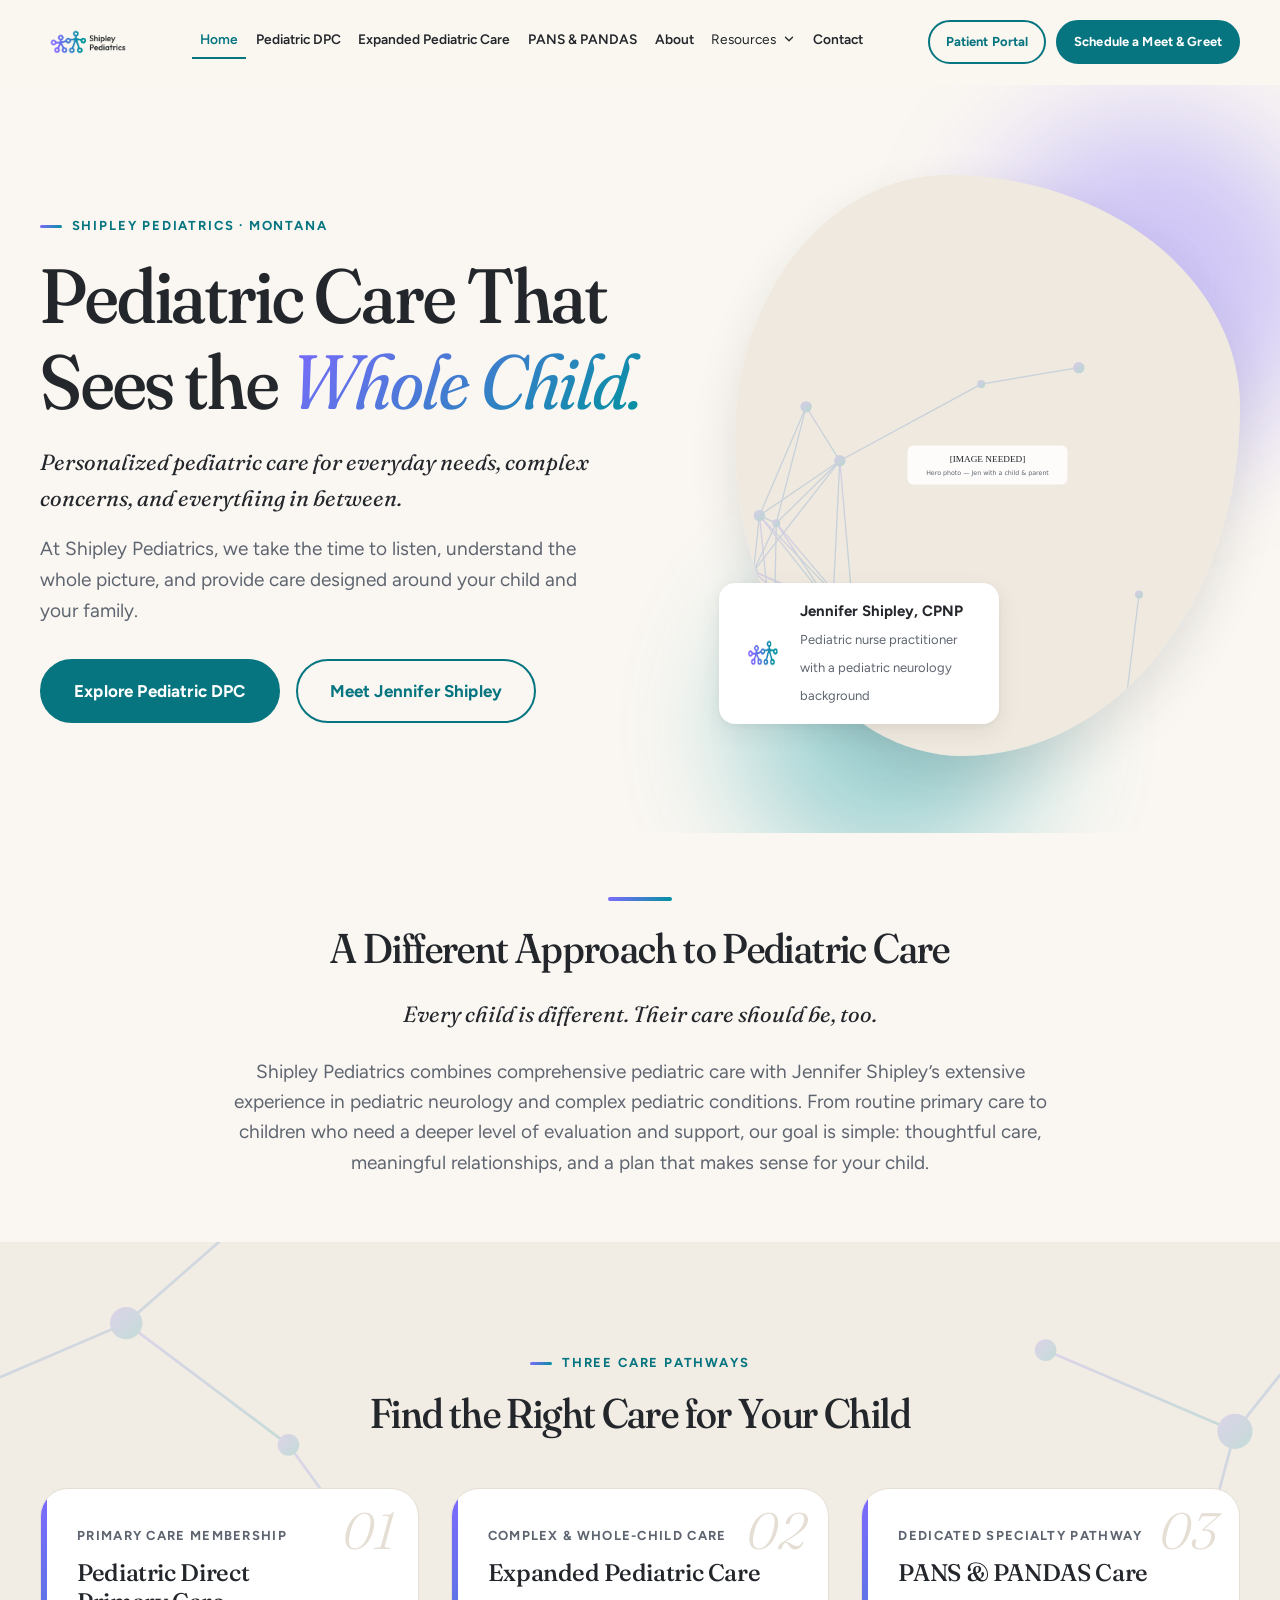
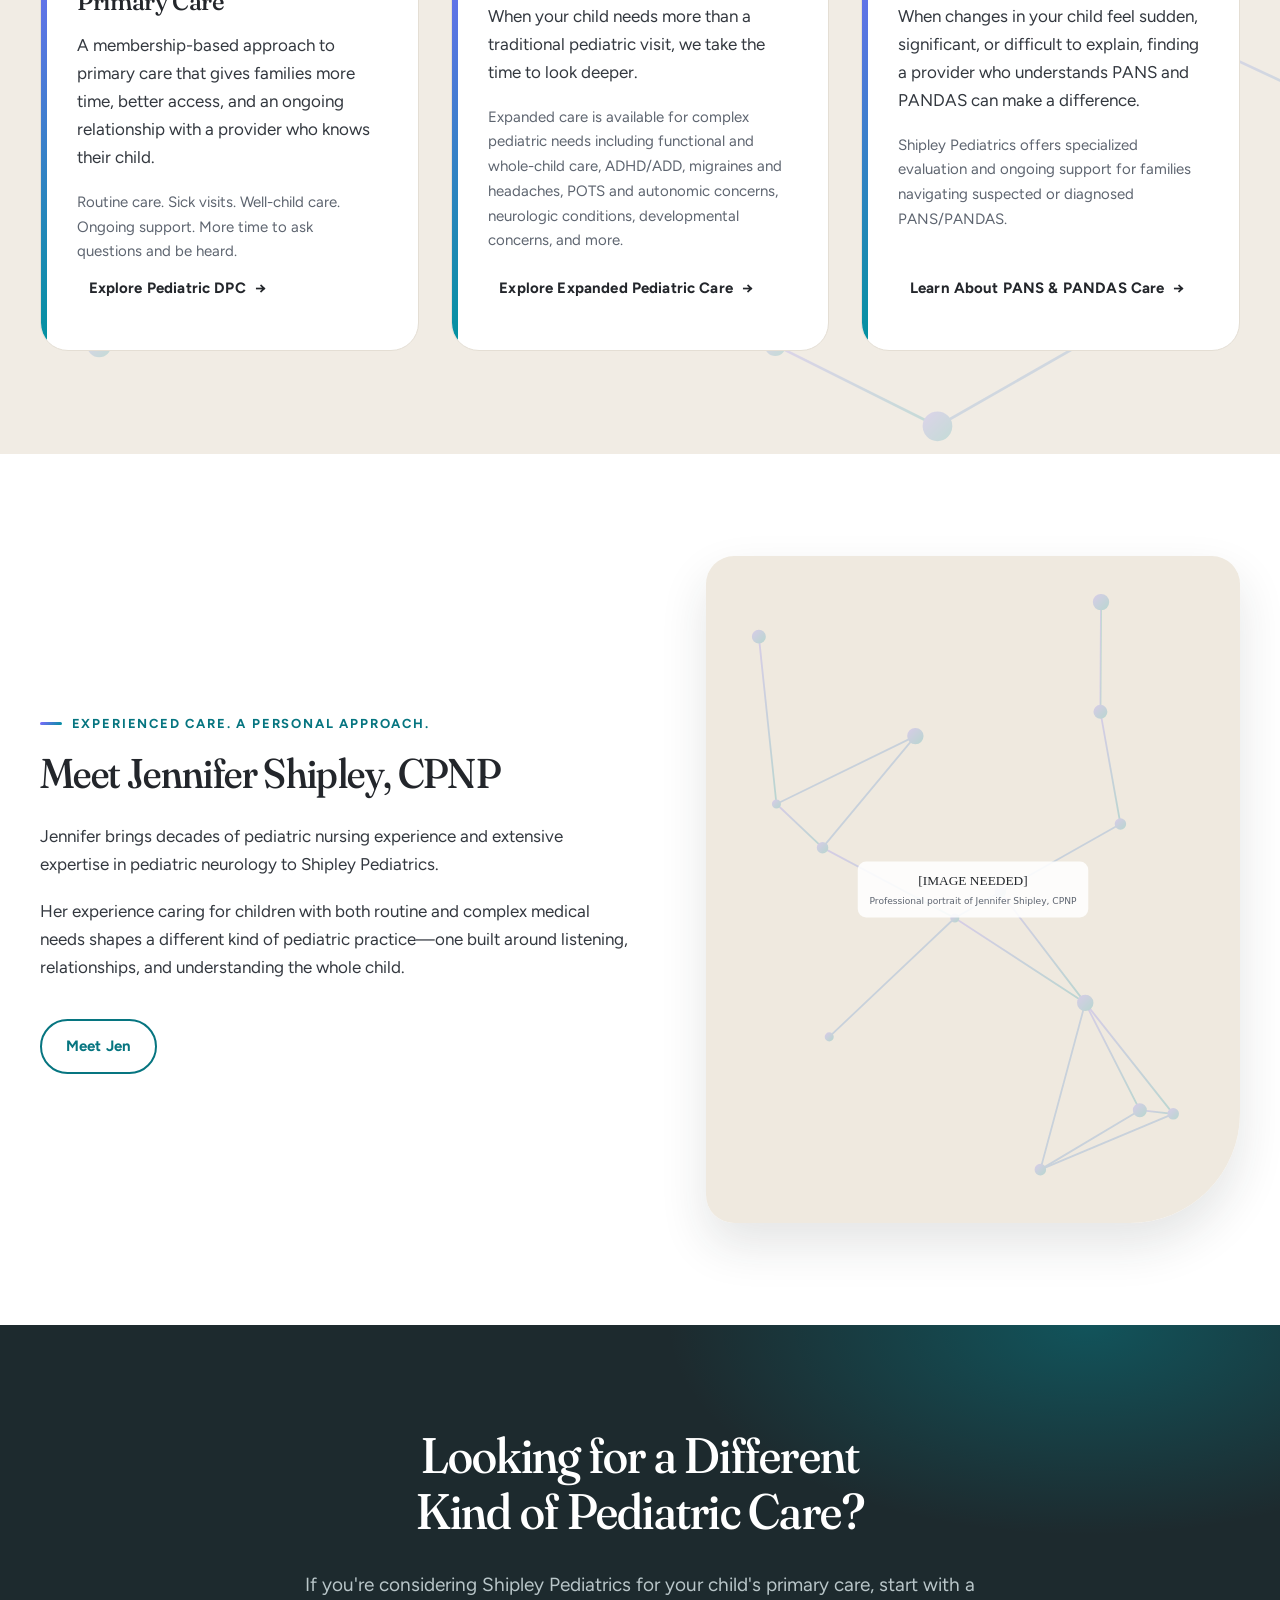
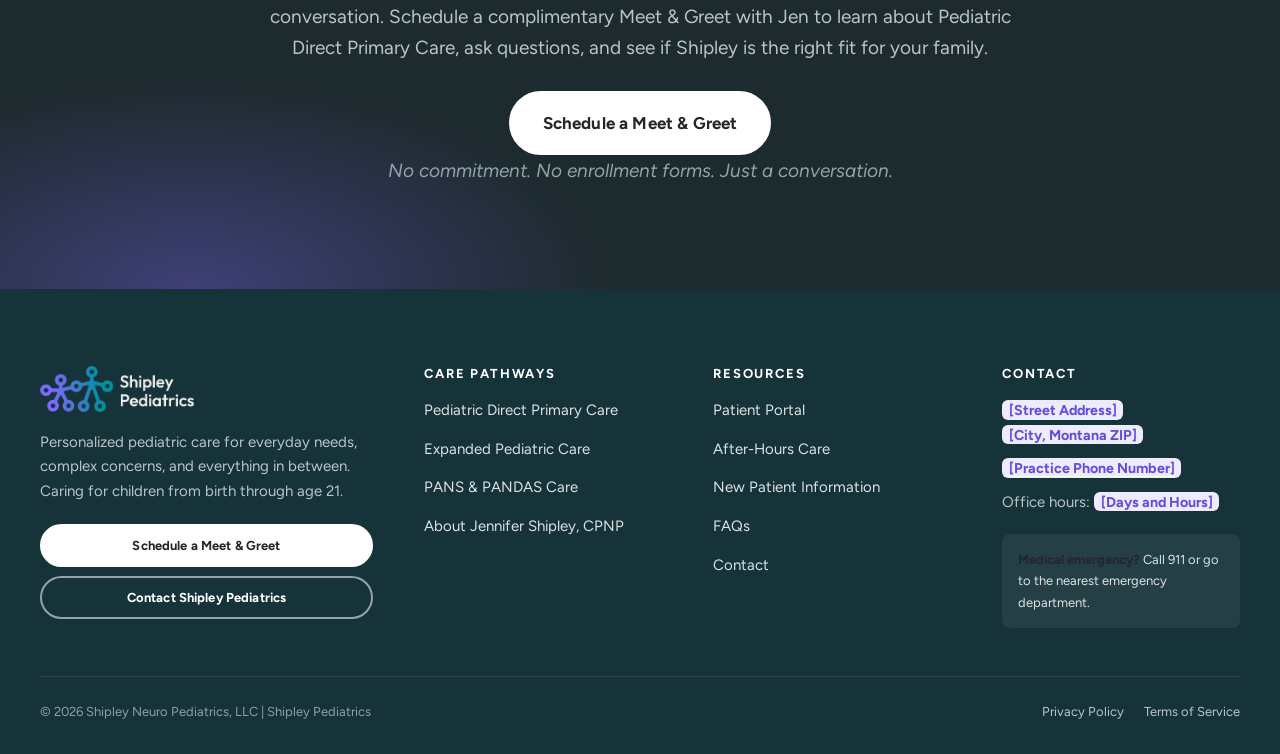
<file: index.html>
<!DOCTYPE html>
<html lang="en" class="no-js">
<head>
  <meta charset="UTF-8">
  <meta name="viewport" content="width=device-width, initial-scale=1">
  <title>Shipley Pediatrics | Pediatric Care That Sees the Whole Child</title>
  <meta name="description" content="Personalized pediatric care in Montana for everyday needs, complex concerns, and everything in between. Pediatric Direct Primary Care, Expanded Pediatric Care, and PANS &amp; PANDAS Care with Jennifer Shipley, CPNP.">
  <link rel="canonical" href="https://aririkushimeikito.github.io/josh2/">

  <!-- Open Graph / social -->
  <meta property="og:type" content="website">
  <meta property="og:site_name" content="Shipley Pediatrics">
  <meta property="og:title" content="Shipley Pediatrics | Pediatric Care That Sees the Whole Child">
  <meta property="og:description" content="Personalized pediatric care in Montana for everyday needs, complex concerns, and everything in between. Pediatric Direct Primary Care, Expanded Pediatric Care, and PANS &amp; PANDAS Care with Jennifer Shipley, CPNP.">
  <meta property="og:url" content="https://aririkushimeikito.github.io/josh2/">
  <meta property="og:image" content="https://aririkushimeikito.github.io/josh2/images/logo/logo-full-color-white-bg.png">
  <meta name="twitter:card" content="summary">

  <!-- Favicon (from supplied logo mark) -->
  <link rel="icon" type="image/png" sizes="32x32" href="favicon/favicon-32.png">
  <link rel="icon" type="image/png" sizes="256x256" href="favicon/favicon.png">
  <link rel="apple-touch-icon" href="favicon/apple-touch-icon.png">

  <!-- Typography: Fraunces (headings) + Figtree (body). Fallbacks are defined in CSS. -->
  <link rel="preconnect" href="https://fonts.googleapis.com">
  <link rel="preconnect" href="https://fonts.gstatic.com" crossorigin>
  <link href="https://fonts.googleapis.com/css2?family=Figtree:wght@400;500;600;700&family=Fraunces:ital,opsz,wght,SOFT@0,9..144,300..600,50;1,9..144,300..600,50&display=swap" rel="stylesheet">

  <link rel="stylesheet" href="css/styles.css">
  <script type="application/ld+json">
{
  "@context": "https://schema.org",
  "@type": "MedicalBusiness",
  "name": "Shipley Pediatrics",
  "legalName": "Shipley Neuro Pediatrics, LLC",
  "url": "https://aririkushimeikito.github.io/josh2/",
  "logo": "https://aririkushimeikito.github.io/josh2/images/logo/logo-full-color-white-bg.png",
  "description": "Personalized pediatric care for everyday needs, complex concerns, and everything in between. Pediatric Direct Primary Care, Expanded Pediatric Care, and PANS & PANDAS Care in Montana.",
  "areaServed": {
    "@type": "State",
    "name": "Montana"
  },
  "founder": {
    "@type": "Person",
    "name": "Jennifer Shipley",
    "honorificSuffix": "CPNP",
    "jobTitle": "Certified Pediatric Nurse Practitioner"
  },
  "medicalSpecialty": "Pediatric"
}
  </script>
</head>
<body>
  <a class="skip-link" href="#main">Skip to main content</a>

  <!-- HEADER — Wix equivalent: Wix Header + Wix Menu + two Wix Buttons -->
  <header class="site-header">
    <div class="container header-inner">
      <a class="brand" href="index.html" aria-label="Shipley Pediatrics — Home">
        <img src="images/logo/logo-full-color.png" alt="Shipley Pediatrics" width="467" height="214">
      </a>

      <nav class="nav" aria-label="Primary">
        <ul class="nav__list">
        <li class="nav__item"><a class="nav__link" href="index.html" aria-current="page">Home</a></li>
        <li class="nav__item"><a class="nav__link" href="pediatric-dpc.html">Pediatric DPC</a></li>
        <li class="nav__item"><a class="nav__link" href="expanded-pediatric-care.html">Expanded Pediatric Care</a></li>
        <li class="nav__item"><a class="nav__link" href="pans-pandas.html">PANS &amp; PANDAS</a></li>
        <li class="nav__item"><a class="nav__link" href="about.html">About</a></li>
        <li class="nav__item nav__item--dropdown">
          <button class="nav__link nav__dropdown-btn" type="button" aria-expanded="false" aria-haspopup="true" aria-controls="resources-menu">Resources <svg viewBox="0 0 24 24" fill="none" stroke="currentColor" stroke-width="2.2" stroke-linecap="round" stroke-linejoin="round" aria-hidden="true"><path d="m6 9 6 6 6-6"/></svg></button>
          <ul class="nav__dropdown" id="resources-menu">
            <li><a href="patient-portal.html"><span class="nav__dropdown-dot"></span>Patient Portal</a></li><li><a href="after-hours-care.html"><span class="nav__dropdown-dot"></span>After-Hours Care</a></li><li><a href="new-patient-information.html"><span class="nav__dropdown-dot"></span>New Patient Information</a></li><li><a href="faqs.html"><span class="nav__dropdown-dot"></span>FAQs</a></li><li><a href="contact.html"><span class="nav__dropdown-dot"></span>Contact</a></li>
          </ul>
        </li>
        <li class="nav__item"><a class="nav__link" href="contact.html">Contact</a></li>
        </ul>
      </nav>

      <div class="header-utils">
        <a class="btn btn--secondary btn--sm" href="patient-portal.html">Patient Portal</a>
        <a class="btn btn--sm btn--primary-cta" href="schedule-meet-and-greet.html">Schedule a Meet &amp; Greet</a>
        <button class="menu-toggle" type="button" aria-expanded="false" aria-controls="mobile-nav" aria-label="Open menu"><span></span></button>
      </div>
    </div>
  </header>

  <!-- MOBILE MENU — Wix equivalent: Wix Mobile Menu -->
  <div class="mobile-nav" id="mobile-nav">
    <div class="mobile-nav__ctas">
      <a class="btn" href="schedule-meet-and-greet.html">Schedule a Meet &amp; Greet</a>
      <a class="btn btn--secondary" href="patient-portal.html">Patient Portal</a>
    </div>
    <ul class="mobile-nav__list">
      <li><a href="index.html" aria-current="page">Home</a></li><li><a href="pediatric-dpc.html">Pediatric DPC</a></li><li><a href="expanded-pediatric-care.html">Expanded Pediatric Care</a></li><li><a href="pans-pandas.html">PANS &amp; PANDAS</a></li><li><a href="about.html">About</a></li>
      <li>
        <details>
          <summary>Resources</summary>
          <ul class="mobile-nav__sub"><li><a href="patient-portal.html">Patient Portal</a></li><li><a href="after-hours-care.html">After-Hours Care</a></li><li><a href="new-patient-information.html">New Patient Information</a></li><li><a href="faqs.html">FAQs</a></li><li><a href="contact.html">Contact</a></li></ul>
        </details>
      </li>
      <li><a href="contact.html">Contact</a></li>
    </ul>
  </div>

  <main id="main">

<!-- HERO — Wix equivalent: Wix Section + Container (text) + Container (image) + 2 Wix Buttons -->
<section class="hero">
  <div class="container hero__grid">
    <div>
      <p class="eyebrow reveal">Shipley Pediatrics · Montana</p>
      <h1 class="hero__title reveal" data-delay="1">Pediatric Care That Sees the <em>Whole Child.</em></h1>
      <p class="hero__lead reveal" data-delay="2">Personalized pediatric care for everyday needs, complex concerns, and everything in between.</p>
      <p class="hero__text reveal" data-delay="2">At Shipley Pediatrics, we take the time to listen, understand the whole picture, and provide care designed around your child and your family.</p>
      <div class="cluster hero__actions reveal" data-delay="3">
        <a class="btn btn--lg" href="pediatric-dpc.html">Explore Pediatric DPC</a>
        <a class="btn btn--lg btn--secondary" href="about.html">Meet Jennifer Shipley</a>
      </div>
    </div>
    <div class="hero__media reveal" data-delay="2">
      <div class="hero__orb hero__orb--1"></div>
      <div class="hero__orb hero__orb--2"></div>
      <div class="hero__frame">
        <img src="images/placeholders/hero-home.svg" alt="Hero photo to be supplied — Jennifer Shipley with a child and parent" width="1200" height="1400">
      </div>
      <div class="hero__badge">
        <img src="images/logo/logo-mark.png" alt="" width="278" height="214">
        <div><strong>Jennifer Shipley, CPNP</strong><span>Pediatric nurse practitioner with a pediatric neurology background</span></div>
      </div>
    </div>
  </div>
</section>

<!-- INTRO — Wix equivalent: Wix Section + Text -->
<section class="section section--sm">
  <div class="container container--narrow reveal" style="text-align:center">
    <div class="brand-rule" style="margin:0 auto 1.5rem"></div>
    <h2>A Different Approach to Pediatric Care</h2>
    <p class="lead--em">Every child is different. Their care should be, too.</p>
    <p class="lead">Shipley Pediatrics combines comprehensive pediatric care with Jennifer Shipley’s extensive experience in pediatric neurology and complex pediatric conditions. From routine primary care to children who need a deeper level of evaluation and support, our goal is simple: thoughtful care, meaningful relationships, and a plan that makes sense for your child.</p>
  </div>
</section>

<!-- CARE PATHWAYS — Wix equivalent: Wix Section + Repeater (3 items: heading, text, button) -->
<section class="section section--sand">
  <div class="nodes" aria-hidden="true"><svg viewBox="0 0 1200 600" preserveAspectRatio="xMidYMid slice">
  <defs><linearGradient id="ng" x1="0" y1="0" x2="1" y2="1"><stop offset="0" stop-color="#7F69FF"/><stop offset="1" stop-color="#00929E"/></linearGradient></defs>
  <g stroke="url(#ng)" stroke-width="2" fill="url(#ng)" stroke-linecap="round">
    <line x1="80" y1="120" x2="220" y2="60"/><line x1="220" y1="60" x2="340" y2="150"/><line x1="220" y1="60" x2="300" y2="-10"/>
    <line x1="80" y1="120" x2="40" y2="260"/><line x1="340" y1="150" x2="420" y2="260"/><line x1="900" y1="80" x2="1040" y2="140"/>
    <line x1="1040" y1="140" x2="1120" y2="40"/><line x1="1040" y1="140" x2="1000" y2="290"/><line x1="1000" y1="290" x2="1150" y2="360"/>
    <line x1="700" y1="520" x2="820" y2="580"/><line x1="820" y1="580" x2="960" y2="500"/><line x1="200" y1="520" x2="320" y2="460"/>
    <circle cx="80" cy="120" r="8"/><circle cx="220" cy="60" r="11"/><circle cx="340" cy="150" r="7"/><circle cx="40" cy="260" r="6"/>
    <circle cx="420" cy="260" r="9"/><circle cx="900" cy="80" r="7"/><circle cx="1040" cy="140" r="12"/><circle cx="1120" cy="40" r="6"/>
    <circle cx="1000" cy="290" r="8"/><circle cx="1150" cy="360" r="7"/><circle cx="700" cy="520" r="7"/><circle cx="820" cy="580" r="10"/>
    <circle cx="960" cy="500" r="6"/><circle cx="200" cy="520" r="8"/><circle cx="320" cy="460" r="6"/>
  </g></svg></div>
  <div class="container">
    <div class="section-head section-head--center reveal">
      <p class="eyebrow">Three care pathways</p>
      <h2>Find the Right Care for Your Child</h2>
    </div>
    <div class="grid grid--3">
      <article class="card card--pathway reveal">
        <span class="card__index" aria-hidden="true">01</span>
        <span class="card__tag">Primary care membership</span>
        <h3>Pediatric Direct Primary Care</h3>
        <div class="card__body">
          <p>A membership-based approach to primary care that gives families more time, better access, and an ongoing relationship with a provider who knows their child.</p>
          <p class="muted small">Routine care. Sick visits. Well-child care. Ongoing support. More time to ask questions and be heard.</p>
        </div>
        <a class="btn btn--ghost" href="pediatric-dpc.html">Explore Pediatric DPC</a>
      </article>
      <article class="card card--pathway reveal" data-delay="1">
        <span class="card__index" aria-hidden="true">02</span>
        <span class="card__tag">Complex &amp; whole-child care</span>
        <h3>Expanded Pediatric Care</h3>
        <div class="card__body">
          <p>When your child needs more than a traditional pediatric visit, we take the time to look deeper.</p>
          <p class="muted small">Expanded care is available for complex pediatric needs including functional and whole-child care, ADHD/ADD, migraines and headaches, POTS and autonomic concerns, neurologic conditions, developmental concerns, and more.</p>
        </div>
        <a class="btn btn--ghost" href="expanded-pediatric-care.html">Explore Expanded Pediatric Care</a>
      </article>
      <article class="card card--pathway reveal" data-delay="2">
        <span class="card__index" aria-hidden="true">03</span>
        <span class="card__tag">Dedicated specialty pathway</span>
        <h3>PANS &amp; PANDAS Care</h3>
        <div class="card__body">
          <p>When changes in your child feel sudden, significant, or difficult to explain, finding a provider who understands PANS and PANDAS can make a difference.</p>
          <p class="muted small">Shipley Pediatrics offers specialized evaluation and ongoing support for families navigating suspected or diagnosed PANS/PANDAS.</p>
        </div>
        <a class="btn btn--ghost" href="pans-pandas.html">Learn About PANS &amp; PANDAS Care</a>
      </article>
    </div>
  </div>
</section>

<!-- MEET JEN — Wix equivalent: Wix Section + 2 Containers (Image + Text) -->
<section class="section section--surface">
  <div class="container split">
    <div class="reveal">
      <p class="eyebrow">Experienced Care. A Personal Approach.</p>
      <h2>Meet Jennifer Shipley, CPNP</h2>
      <p>Jennifer brings decades of pediatric nursing experience and extensive expertise in pediatric neurology to Shipley Pediatrics.</p>
      <p>Her experience caring for children with both routine and complex medical needs shapes a different kind of pediatric practice—one built around listening, relationships, and understanding the whole child.</p>
      <a class="btn btn--secondary" href="about.html" style="margin-top:1.25rem">Meet Jen</a>
    </div>
    <div class="reveal" data-delay="1">
      <div class="media-frame media-frame--portrait media-frame--tilt">
        <img src="images/placeholders/jen-portrait.svg" alt="Jennifer Shipley, CPNP — photo to be supplied" width="900" height="1100">
      </div>
    </div>
  </div>
</section>

<!-- FINAL CTA — Wix equivalent: Wix Section (dark background) + Heading + Text + Button -->
<section class="section cta-band">
  <div class="container reveal">
    <h2>Looking for a Different Kind of Pediatric Care?</h2>
    <p>If you're considering Shipley Pediatrics for your child's primary care, start with a conversation. Schedule a complimentary Meet &amp; Greet with Jen to learn about Pediatric Direct Primary Care, ask questions, and see if Shipley is the right fit for your family.</p>
    <div class="cluster">
        <a class="btn btn--light btn--lg" href="schedule-meet-and-greet.html">Schedule a Meet &amp; Greet</a>
    </div>
      <p class="note">No commitment. No enrollment forms. Just a conversation.</p>
  </div>
</section>

  </main>

  <!-- FOOTER — Wix equivalent: Wix Footer (4 columns) -->
  <footer class="site-footer">
    <div class="container">
      <div class="footer__grid">
        <div class="footer__brand">
          <img src="images/logo/logo-white-text-horizontal.png" alt="Shipley Pediatrics" width="362" height="108">
          <p>Personalized pediatric care for everyday needs, complex concerns, and everything in between. Caring for children from birth through age 21.</p>
          <div class="footer__ctas">
            <a class="btn btn--light btn--sm" href="schedule-meet-and-greet.html">Schedule a Meet &amp; Greet</a>
            <a class="btn btn--outline-light btn--sm" href="contact.html">Contact Shipley Pediatrics</a>
          </div>
        </div>
        <div>
          <h3>Care Pathways</h3>
          <ul class="footer__list">
            <li><a href="pediatric-dpc.html">Pediatric Direct Primary Care</a></li>
            <li><a href="expanded-pediatric-care.html">Expanded Pediatric Care</a></li>
            <li><a href="pans-pandas.html">PANS &amp; PANDAS Care</a></li>
            <li><a href="about.html">About Jennifer Shipley, CPNP</a></li>
          </ul>
        </div>
        <div>
          <h3>Resources</h3>
          <ul class="footer__list">
            <li><a href="patient-portal.html">Patient Portal</a></li>
            <li><a href="after-hours-care.html">After-Hours Care</a></li>
            <li><a href="new-patient-information.html">New Patient Information</a></li>
            <li><a href="faqs.html">FAQs</a></li>
            <li><a href="contact.html">Contact</a></li>
          </ul>
        </div>
        <div>
          <h3>Contact</h3>
          <div class="footer__contact">
            <span><span class="placeholder">[Street Address]</span><br><span class="placeholder">[City, Montana ZIP]</span></span>
            <a href="tel:+1" data-placeholder="phone"><span class="placeholder">[Practice Phone Number]</span></a>
            <span>Office hours: <span class="placeholder">[Days and Hours]</span></span>
          </div>
          <div class="footer__emergency"><strong>Medical emergency?</strong> Call 911 or go to the nearest emergency department.</div>
        </div>
      </div>
      <div class="footer__bottom">
        <span>&copy; 2026 Shipley Neuro Pediatrics, LLC&nbsp;|&nbsp;Shipley Pediatrics</span>
        <nav class="footer__legal" aria-label="Legal">
          <a href="privacy-policy.html">Privacy Policy</a>
          <a href="terms-of-service.html">Terms of Service</a>
        </nav>
      </div>
    </div>
  </footer>

  <script src="js/main.js"></script>
</body>
</html>
</file>
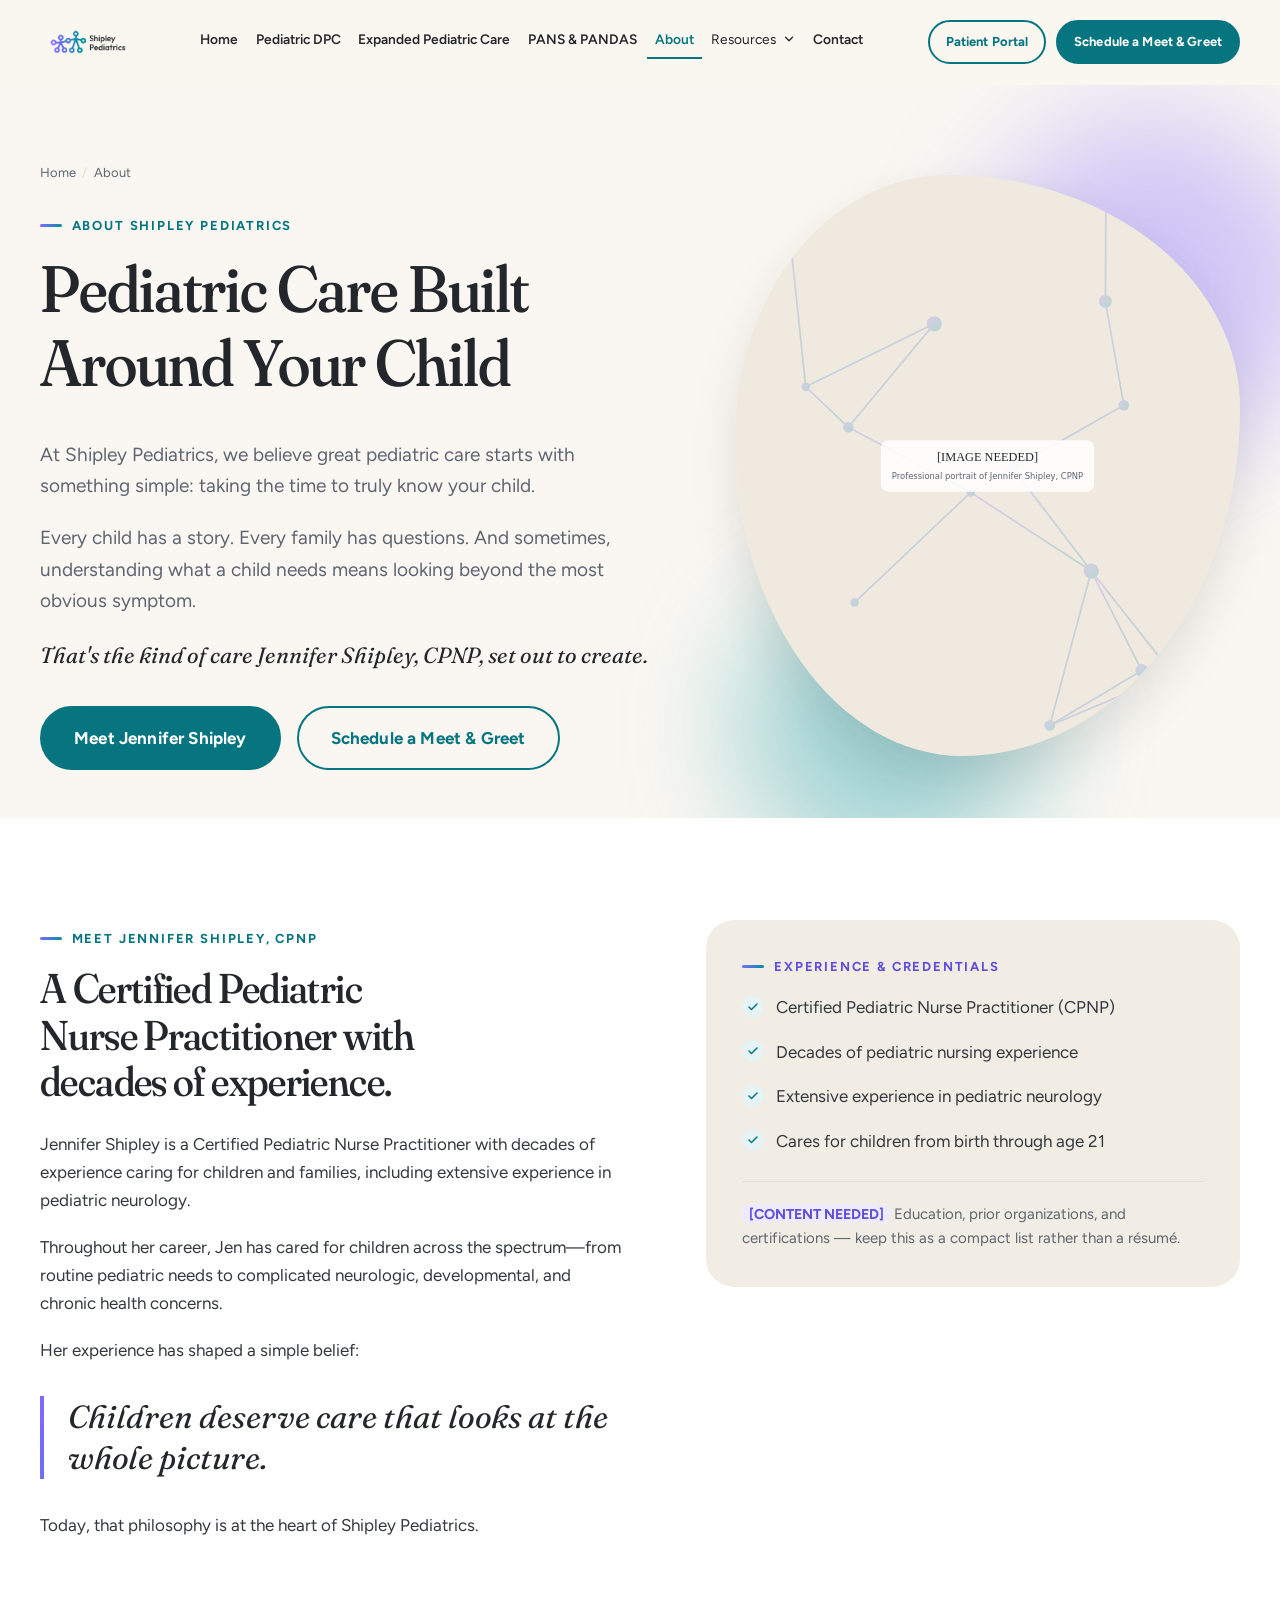
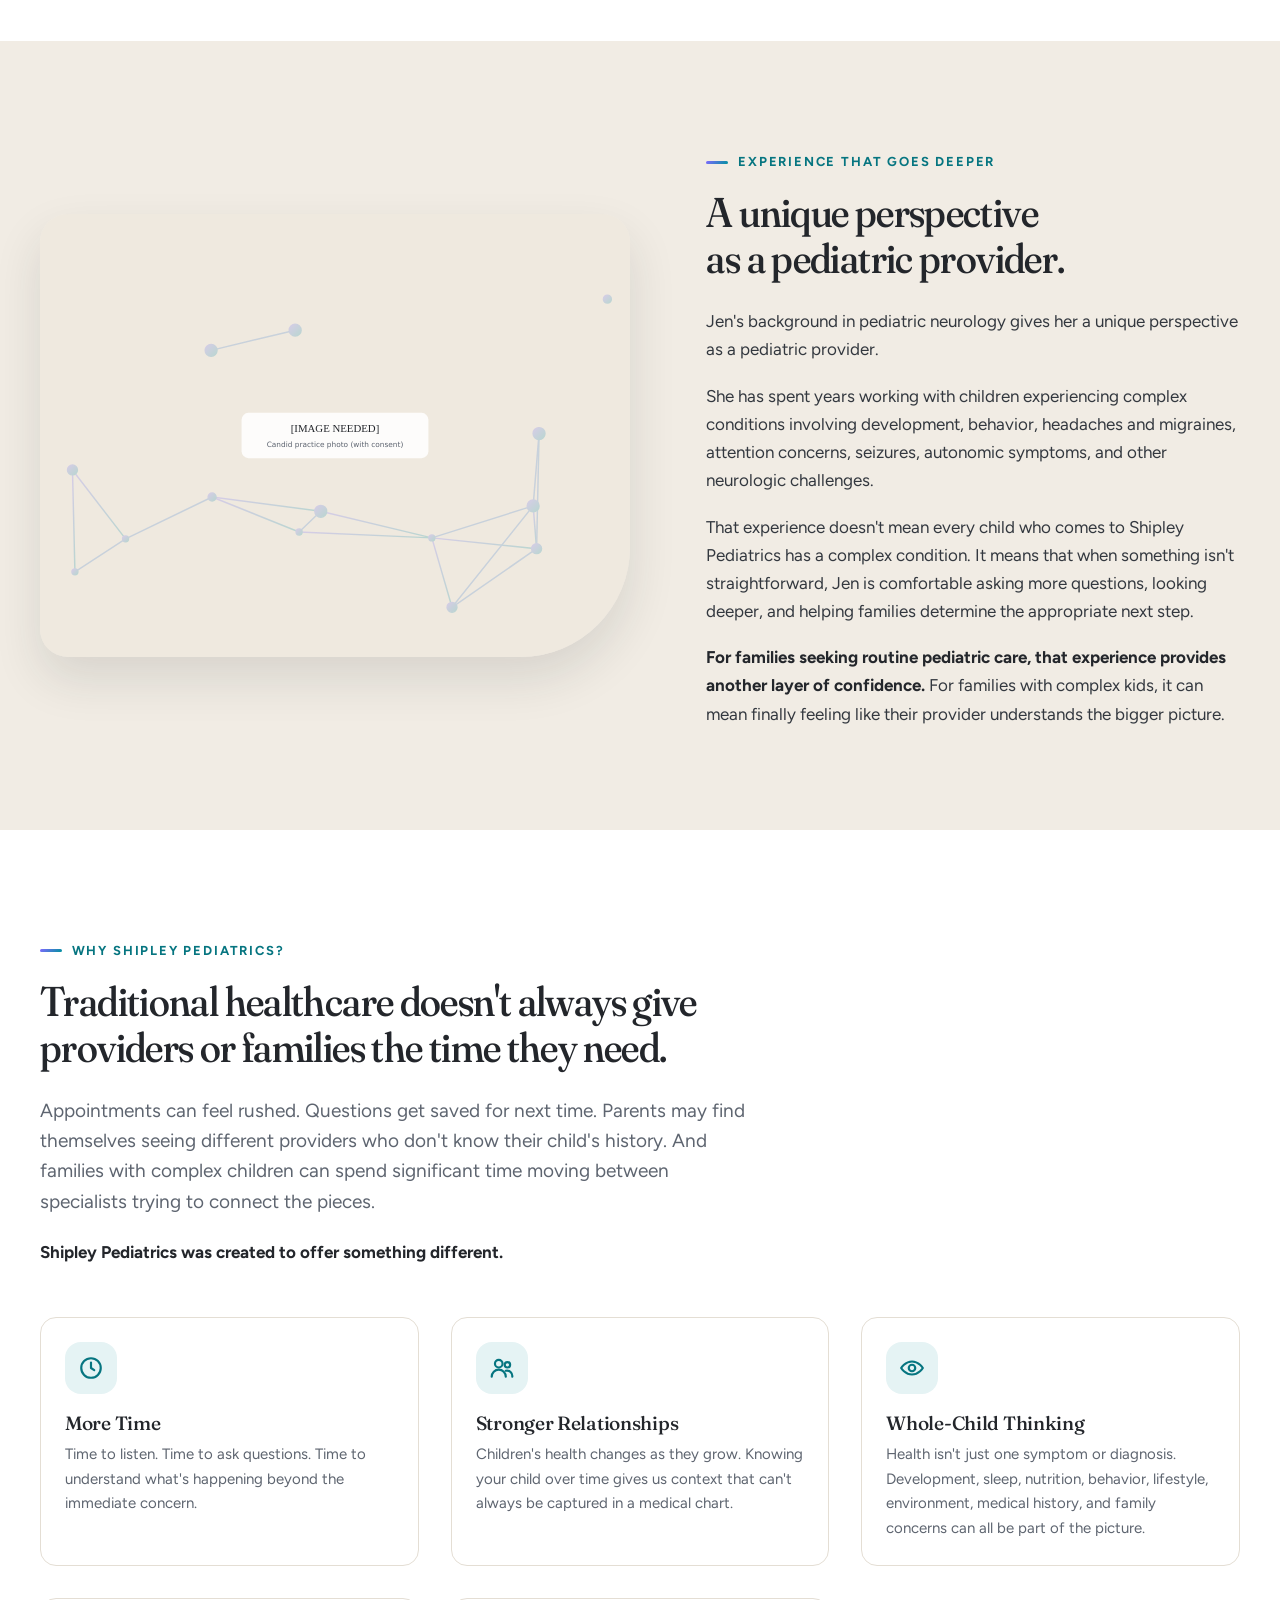
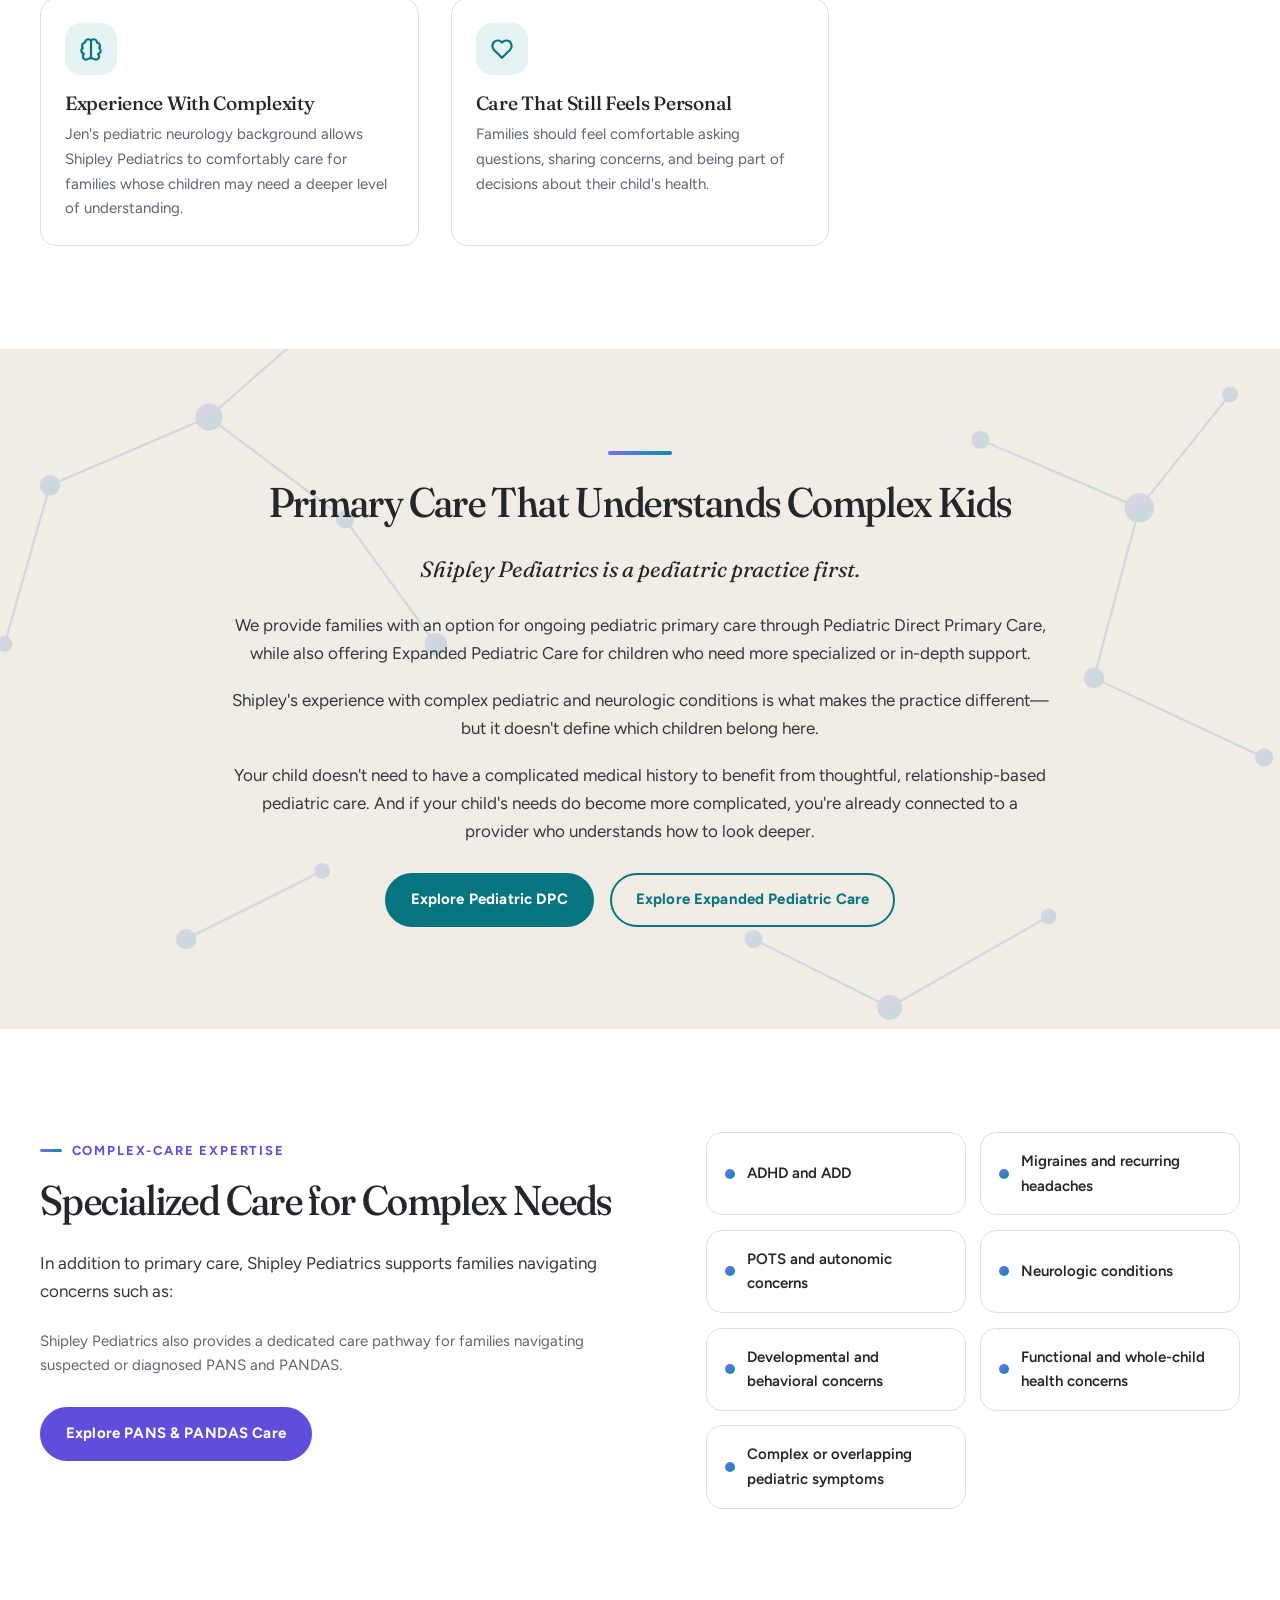
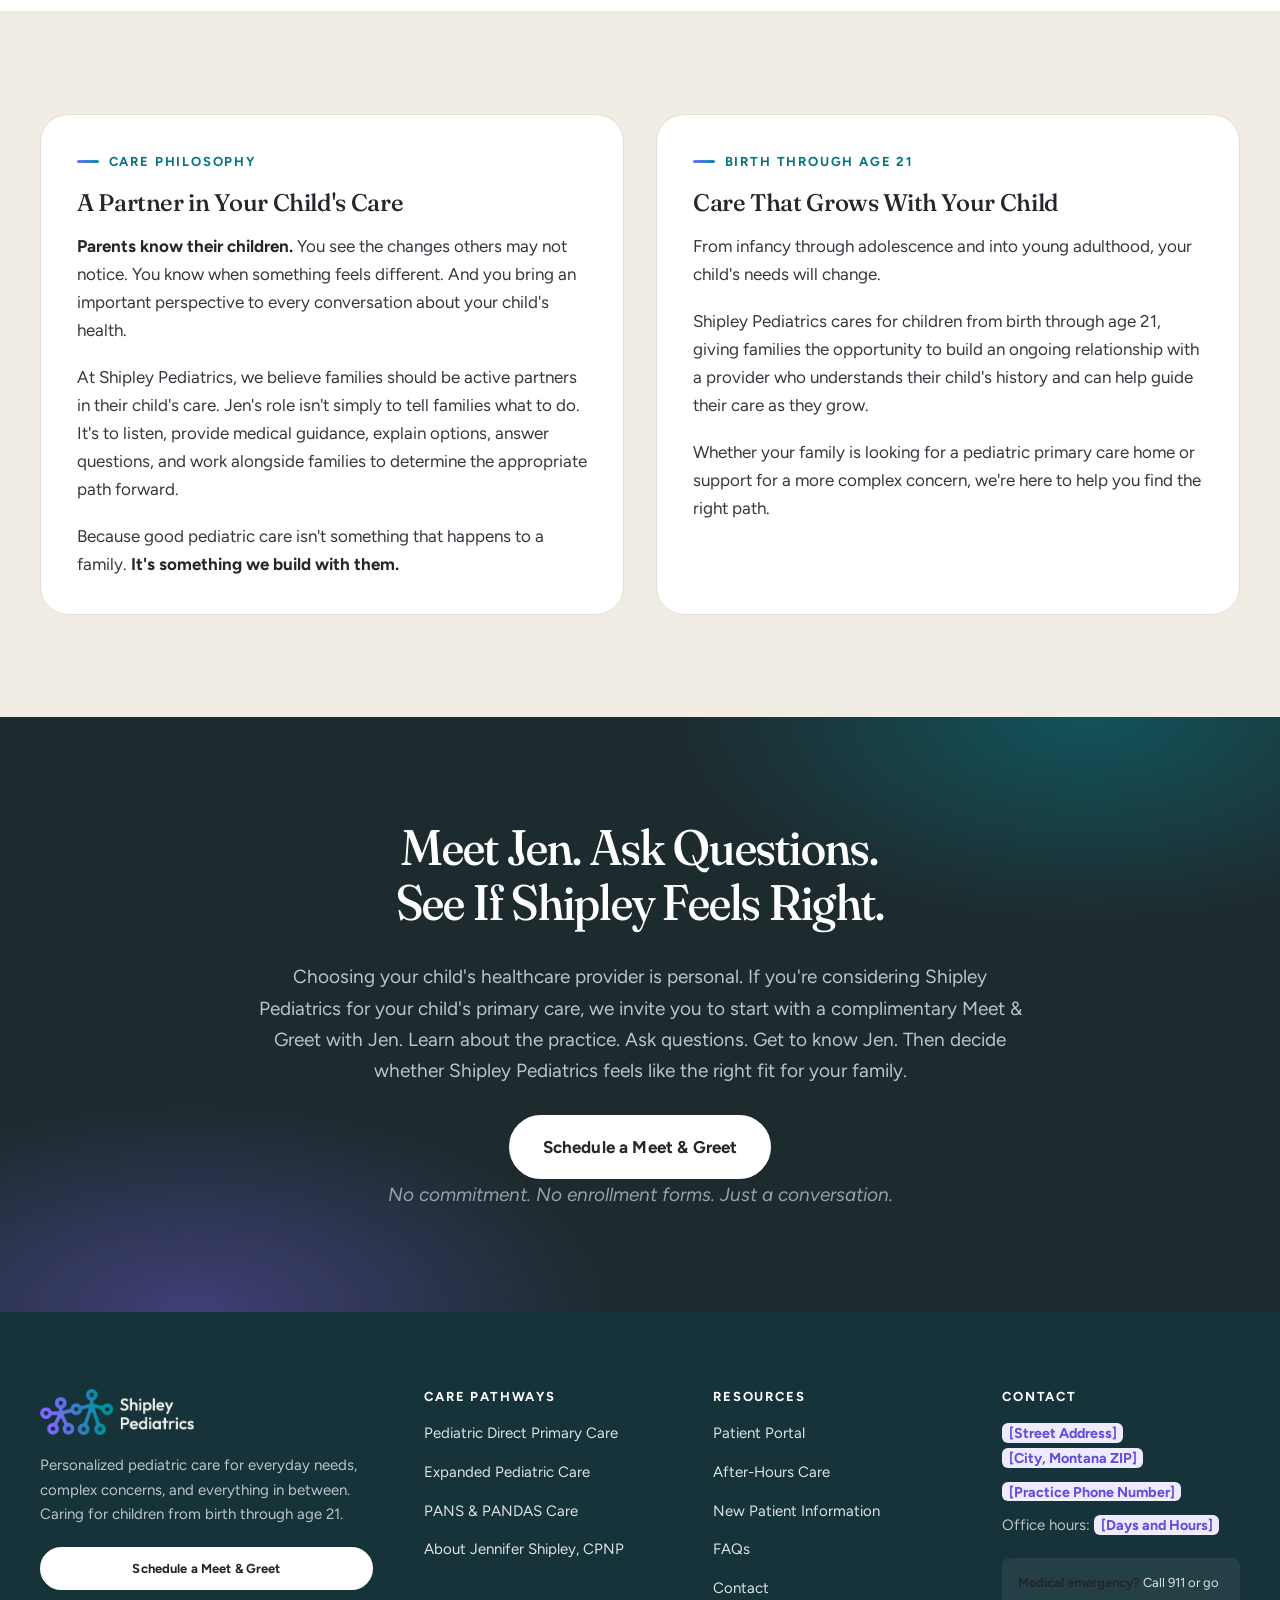
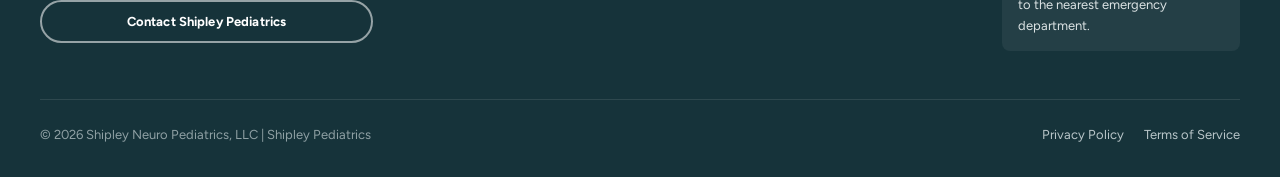
<file: about.html>
<!DOCTYPE html>
<html lang="en" class="no-js">
<head>
  <meta charset="UTF-8">
  <meta name="viewport" content="width=device-width, initial-scale=1">
  <title>About Shipley Pediatrics &amp; Jennifer Shipley, CPNP | Shipley Pediatrics</title>
  <meta name="description" content="Meet Jennifer Shipley, CPNP — a Certified Pediatric Nurse Practitioner with decades of pediatric nursing experience and extensive pediatric neurology expertise. Learn why Shipley Pediatrics is different.">
  <link rel="canonical" href="https://aririkushimeikito.github.io/josh2/about">

  <!-- Open Graph / social -->
  <meta property="og:type" content="website">
  <meta property="og:site_name" content="Shipley Pediatrics">
  <meta property="og:title" content="About Shipley Pediatrics &amp; Jennifer Shipley, CPNP | Shipley Pediatrics">
  <meta property="og:description" content="Meet Jennifer Shipley, CPNP — a Certified Pediatric Nurse Practitioner with decades of pediatric nursing experience and extensive pediatric neurology expertise. Learn why Shipley Pediatrics is different.">
  <meta property="og:url" content="https://aririkushimeikito.github.io/josh2/about">
  <meta property="og:image" content="https://aririkushimeikito.github.io/josh2/images/logo/logo-full-color-white-bg.png">
  <meta name="twitter:card" content="summary">

  <!-- Favicon (from supplied logo mark) -->
  <link rel="icon" type="image/png" sizes="32x32" href="favicon/favicon-32.png">
  <link rel="icon" type="image/png" sizes="256x256" href="favicon/favicon.png">
  <link rel="apple-touch-icon" href="favicon/apple-touch-icon.png">

  <!-- Typography: Fraunces (headings) + Figtree (body). Fallbacks are defined in CSS. -->
  <link rel="preconnect" href="https://fonts.googleapis.com">
  <link rel="preconnect" href="https://fonts.gstatic.com" crossorigin>
  <link href="https://fonts.googleapis.com/css2?family=Figtree:wght@400;500;600;700&family=Fraunces:ital,opsz,wght,SOFT@0,9..144,300..600,50;1,9..144,300..600,50&display=swap" rel="stylesheet">

  <link rel="stylesheet" href="css/styles.css">
  <script type="application/ld+json">
[
  {
    "@context": "https://schema.org",
    "@type": "BreadcrumbList",
    "itemListElement": [
      {
        "@type": "ListItem",
        "position": 1,
        "name": "Home",
        "item": "https://aririkushimeikito.github.io/josh2/"
      },
      {
        "@type": "ListItem",
        "position": 2,
        "name": "About",
        "item": "https://aririkushimeikito.github.io/josh2/about"
      }
    ]
  },
  {
    "@context": "https://schema.org",
    "@type": "Person",
    "name": "Jennifer Shipley",
    "honorificSuffix": "CPNP",
    "jobTitle": "Certified Pediatric Nurse Practitioner",
    "worksFor": {
      "@type": "MedicalBusiness",
      "name": "Shipley Pediatrics"
    },
    "knowsAbout": [
      "Pediatric neurology",
      "Pediatric primary care",
      "PANS and PANDAS",
      "ADHD",
      "Pediatric migraine",
      "POTS"
    ]
  }
]
  </script>
</head>
<body>
  <a class="skip-link" href="#main">Skip to main content</a>

  <!-- HEADER — Wix equivalent: Wix Header + Wix Menu + two Wix Buttons -->
  <header class="site-header">
    <div class="container header-inner">
      <a class="brand" href="index.html" aria-label="Shipley Pediatrics — Home">
        <img src="images/logo/logo-full-color.png" alt="Shipley Pediatrics" width="467" height="214">
      </a>

      <nav class="nav" aria-label="Primary">
        <ul class="nav__list">
        <li class="nav__item"><a class="nav__link" href="index.html">Home</a></li>
        <li class="nav__item"><a class="nav__link" href="pediatric-dpc.html">Pediatric DPC</a></li>
        <li class="nav__item"><a class="nav__link" href="expanded-pediatric-care.html">Expanded Pediatric Care</a></li>
        <li class="nav__item"><a class="nav__link" href="pans-pandas.html">PANS &amp; PANDAS</a></li>
        <li class="nav__item"><a class="nav__link" href="about.html" aria-current="page">About</a></li>
        <li class="nav__item nav__item--dropdown">
          <button class="nav__link nav__dropdown-btn" type="button" aria-expanded="false" aria-haspopup="true" aria-controls="resources-menu">Resources <svg viewBox="0 0 24 24" fill="none" stroke="currentColor" stroke-width="2.2" stroke-linecap="round" stroke-linejoin="round" aria-hidden="true"><path d="m6 9 6 6 6-6"/></svg></button>
          <ul class="nav__dropdown" id="resources-menu">
            <li><a href="patient-portal.html"><span class="nav__dropdown-dot"></span>Patient Portal</a></li><li><a href="after-hours-care.html"><span class="nav__dropdown-dot"></span>After-Hours Care</a></li><li><a href="new-patient-information.html"><span class="nav__dropdown-dot"></span>New Patient Information</a></li><li><a href="faqs.html"><span class="nav__dropdown-dot"></span>FAQs</a></li><li><a href="contact.html"><span class="nav__dropdown-dot"></span>Contact</a></li>
          </ul>
        </li>
        <li class="nav__item"><a class="nav__link" href="contact.html">Contact</a></li>
        </ul>
      </nav>

      <div class="header-utils">
        <a class="btn btn--secondary btn--sm" href="patient-portal.html">Patient Portal</a>
        <a class="btn btn--sm btn--primary-cta" href="schedule-meet-and-greet.html">Schedule a Meet &amp; Greet</a>
        <button class="menu-toggle" type="button" aria-expanded="false" aria-controls="mobile-nav" aria-label="Open menu"><span></span></button>
      </div>
    </div>
  </header>

  <!-- MOBILE MENU — Wix equivalent: Wix Mobile Menu -->
  <div class="mobile-nav" id="mobile-nav">
    <div class="mobile-nav__ctas">
      <a class="btn" href="schedule-meet-and-greet.html">Schedule a Meet &amp; Greet</a>
      <a class="btn btn--secondary" href="patient-portal.html">Patient Portal</a>
    </div>
    <ul class="mobile-nav__list">
      <li><a href="index.html">Home</a></li><li><a href="pediatric-dpc.html">Pediatric DPC</a></li><li><a href="expanded-pediatric-care.html">Expanded Pediatric Care</a></li><li><a href="pans-pandas.html">PANS &amp; PANDAS</a></li><li><a href="about.html" aria-current="page">About</a></li>
      <li>
        <details>
          <summary>Resources</summary>
          <ul class="mobile-nav__sub"><li><a href="patient-portal.html">Patient Portal</a></li><li><a href="after-hours-care.html">After-Hours Care</a></li><li><a href="new-patient-information.html">New Patient Information</a></li><li><a href="faqs.html">FAQs</a></li><li><a href="contact.html">Contact</a></li></ul>
        </details>
      </li>
      <li><a href="contact.html">Contact</a></li>
    </ul>
  </div>

  <main id="main">

<section class="hero page-hero">
  <div class="container hero__grid">
    <div>
      <ol class="breadcrumbs"><li><a href="index.html">Home</a></li><li aria-current="page">About</li></ol>
      <p class="eyebrow reveal">About Shipley Pediatrics</p>
      <h1 class="reveal" data-delay="1">Pediatric Care Built Around Your Child</h1>
      <p class="hero__text reveal" data-delay="2">At Shipley Pediatrics, we believe great pediatric care starts with something simple: taking the time to truly know your child.</p>
      <p class="hero__text reveal" data-delay="2">Every child has a story. Every family has questions. And sometimes, understanding what a child needs means looking beyond the most obvious symptom.</p>
      <p class="hero__lead reveal" data-delay="2">That's the kind of care Jennifer Shipley, CPNP, set out to create.</p>
      <div class="cluster hero__actions reveal" data-delay="3">
        <a class="btn btn--lg" href="#meet-jen">Meet Jennifer Shipley</a>
        <a class="btn btn--lg btn--secondary" href="schedule-meet-and-greet.html">Schedule a Meet &amp; Greet</a>
      </div>
    </div>
    <div class="hero__media reveal" data-delay="2">
      <div class="hero__orb hero__orb--1"></div>
      <div class="hero__orb hero__orb--2"></div>
      <div class="hero__frame">
        <img src="images/placeholders/jen-portrait.svg" alt="Professional portrait of Jennifer Shipley, CPNP — photo to be supplied" width="900" height="1100">
      </div>
    </div>
  </div>
</section>

<!-- MEET JEN — Wix Section + 2 Containers + credentials sidebar -->
<section class="section section--surface" id="meet-jen">
  <div class="container split" style="align-items:start">
    <div class="reveal">
      <p class="eyebrow">Meet Jennifer Shipley, CPNP</p>
      <h2>A Certified Pediatric Nurse Practitioner with decades of experience.</h2>
      <p>Jennifer Shipley is a Certified Pediatric Nurse Practitioner with decades of experience caring for children and families, including extensive experience in pediatric neurology.</p>
      <p>Throughout her career, Jen has cared for children across the spectrum—from routine pediatric needs to complicated neurologic, developmental, and chronic health concerns.</p>
      <p>Her experience has shaped a simple belief:</p>
      <blockquote class="pull">Children deserve care that looks at the whole picture.</blockquote>
      <p>Today, that philosophy is at the heart of Shipley Pediatrics.</p>
    </div>
    <aside class="reveal" data-delay="1">
      <div class="card" style="background:var(--color-sand);border:0">
        <p class="eyebrow eyebrow--violet">Experience &amp; Credentials</p>
        <ul class="checklist">
          <li>Certified Pediatric Nurse Practitioner (CPNP)</li>
          <li>Decades of pediatric nursing experience</li>
          <li>Extensive experience in pediatric neurology</li>
          <li>Cares for children from birth through age 21</li>
        </ul>
        <hr class="divider" style="margin:1.25rem 0">
        <p class="small muted"><span class="placeholder">[CONTENT NEEDED]</span> Education, prior organizations, and certifications — keep this as a compact list rather than a résumé.</p>
      </div>
    </aside>
  </div>
</section>

<!-- EXPERIENCE THAT GOES DEEPER — Wix Section + Container + Image -->
<section class="section section--sand">
  <div class="container split split--reverse">
    <div class="reveal">
      <p class="eyebrow">Experience that goes deeper</p>
      <h2>A unique perspective as a pediatric provider.</h2>
      <p>Jen's background in pediatric neurology gives her a unique perspective as a pediatric provider.</p>
      <p>She has spent years working with children experiencing complex conditions involving development, behavior, headaches and migraines, attention concerns, seizures, autonomic symptoms, and other neurologic challenges.</p>
      <p>That experience doesn't mean every child who comes to Shipley Pediatrics has a complex condition. It means that when something isn't straightforward, Jen is comfortable asking more questions, looking deeper, and helping families determine the appropriate next step.</p>
      <p><strong>For families seeking routine pediatric care, that experience provides another layer of confidence.</strong> For families with complex kids, it can mean finally feeling like their provider understands the bigger picture.</p>
    </div>
    <div class="reveal" data-delay="1">
      <div class="media-frame media-frame--landscape media-frame--tilt">
        <img src="images/placeholders/jen-candid.svg" alt="Candid practice photo — to be supplied with appropriate consent" width="1200" height="900">
      </div>
    </div>
  </div>
</section>

<!-- WHY SHIPLEY — Wix Section + Repeater (5 items) -->
<section class="section section--surface">
  <div class="container">
    <div class="section-head reveal">
      <p class="eyebrow">Why Shipley Pediatrics?</p>
      <h2>Traditional healthcare doesn't always give providers or families the time they need.</h2>
      <p class="lead">Appointments can feel rushed. Questions get saved for next time. Parents may find themselves seeing different providers who don't know their child's history. And families with complex children can spend significant time moving between specialists trying to connect the pieces.</p>
      <p><strong>Shipley Pediatrics was created to offer something different.</strong></p>
    </div>
    <div class="grid grid--3">
      <div class="feature reveal" data-delay="0"><div class="icon-badge"><svg viewBox="0 0 24 24" fill="none" stroke="currentColor" stroke-width="2" stroke-linecap="round" stroke-linejoin="round" aria-hidden="true"><circle cx="12" cy="12" r="9"/><path d="M12 7v5l3 2"/></svg></div><h3>More Time</h3><p>Time to listen. Time to ask questions. Time to understand what's happening beyond the immediate concern.</p></div>
      <div class="feature reveal" data-delay="1"><div class="icon-badge"><svg viewBox="0 0 24 24" fill="none" stroke="currentColor" stroke-width="2" stroke-linecap="round" stroke-linejoin="round" aria-hidden="true"><circle cx="9" cy="8" r="3.5"/><path d="M2.5 20a6.5 6.5 0 0 1 13 0"/><circle cx="17" cy="9" r="2.5"/><path d="M15.5 14.5A5 5 0 0 1 21.5 20"/></svg></div><h3>Stronger Relationships</h3><p>Children's health changes as they grow. Knowing your child over time gives us context that can't always be captured in a medical chart.</p></div>
      <div class="feature reveal" data-delay="2"><div class="icon-badge"><svg viewBox="0 0 24 24" fill="none" stroke="currentColor" stroke-width="2" stroke-linecap="round" stroke-linejoin="round" aria-hidden="true"><path d="M2 12s3.5-6 10-6 10 6 10 6-3.5 6-10 6S2 12 2 12Z"/><circle cx="12" cy="12" r="3"/></svg></div><h3>Whole-Child Thinking</h3><p>Health isn't just one symptom or diagnosis. Development, sleep, nutrition, behavior, lifestyle, environment, medical history, and family concerns can all be part of the picture.</p></div>
      <div class="feature reveal" data-delay="0"><div class="icon-badge"><svg viewBox="0 0 24 24" fill="none" stroke="currentColor" stroke-width="2" stroke-linecap="round" stroke-linejoin="round" aria-hidden="true"><path d="M9.5 3a3 3 0 0 0-3 3 3 3 0 0 0-2 5 3 3 0 0 0 1 5.5A3 3 0 0 0 9.5 21c1 0 2-.5 2.5-1.3.5.8 1.5 1.3 2.5 1.3a3 3 0 0 0 4-4.5A3 3 0 0 0 19.5 11a3 3 0 0 0-2-5 3 3 0 0 0-3-3c-1 0-2 .5-2.5 1.3C11.5 3.5 10.5 3 9.5 3Z"/><path d="M12 4.3V20"/></svg></div><h3>Experience With Complexity</h3><p>Jen's pediatric neurology background allows Shipley Pediatrics to comfortably care for families whose children may need a deeper level of understanding.</p></div>
      <div class="feature reveal" data-delay="1"><div class="icon-badge"><svg viewBox="0 0 24 24" fill="none" stroke="currentColor" stroke-width="2" stroke-linecap="round" stroke-linejoin="round" aria-hidden="true"><path d="M19.5 12.6 12 20l-7.5-7.4a5 5 0 1 1 7.5-6.6 5 5 0 1 1 7.5 6.6Z"/></svg></div><h3>Care That Still Feels Personal</h3><p>Families should feel comfortable asking questions, sharing concerns, and being part of decisions about their child's health.</p></div>
    </div>
  </div>
</section>

<!-- PEDIATRIC PRACTICE FIRST — Wix Section + Container + 2 Buttons -->
<section class="section section--sand">
  <div class="nodes" aria-hidden="true"><svg viewBox="0 0 1200 600" preserveAspectRatio="xMidYMid slice">
  <defs><linearGradient id="ng" x1="0" y1="0" x2="1" y2="1"><stop offset="0" stop-color="#7F69FF"/><stop offset="1" stop-color="#00929E"/></linearGradient></defs>
  <g stroke="url(#ng)" stroke-width="2" fill="url(#ng)" stroke-linecap="round">
    <line x1="80" y1="120" x2="220" y2="60"/><line x1="220" y1="60" x2="340" y2="150"/><line x1="220" y1="60" x2="300" y2="-10"/>
    <line x1="80" y1="120" x2="40" y2="260"/><line x1="340" y1="150" x2="420" y2="260"/><line x1="900" y1="80" x2="1040" y2="140"/>
    <line x1="1040" y1="140" x2="1120" y2="40"/><line x1="1040" y1="140" x2="1000" y2="290"/><line x1="1000" y1="290" x2="1150" y2="360"/>
    <line x1="700" y1="520" x2="820" y2="580"/><line x1="820" y1="580" x2="960" y2="500"/><line x1="200" y1="520" x2="320" y2="460"/>
    <circle cx="80" cy="120" r="8"/><circle cx="220" cy="60" r="11"/><circle cx="340" cy="150" r="7"/><circle cx="40" cy="260" r="6"/>
    <circle cx="420" cy="260" r="9"/><circle cx="900" cy="80" r="7"/><circle cx="1040" cy="140" r="12"/><circle cx="1120" cy="40" r="6"/>
    <circle cx="1000" cy="290" r="8"/><circle cx="1150" cy="360" r="7"/><circle cx="700" cy="520" r="7"/><circle cx="820" cy="580" r="10"/>
    <circle cx="960" cy="500" r="6"/><circle cx="200" cy="520" r="8"/><circle cx="320" cy="460" r="6"/>
  </g></svg></div>
  <div class="container container--narrow reveal" style="text-align:center">
    <div class="brand-rule" style="margin:0 auto 1.5rem"></div>
    <h2>Primary Care That Understands Complex Kids</h2>
    <p class="lead--em">Shipley Pediatrics is a pediatric practice first.</p>
    <p>We provide families with an option for ongoing pediatric primary care through Pediatric Direct Primary Care, while also offering Expanded Pediatric Care for children who need more specialized or in-depth support.</p>
    <p>Shipley's experience with complex pediatric and neurologic conditions is what makes the practice different—but it doesn't define which children belong here.</p>
    <p>Your child doesn't need to have a complicated medical history to benefit from thoughtful, relationship-based pediatric care. And if your child's needs do become more complicated, you're already connected to a provider who understands how to look deeper.</p>
    <div class="cluster" style="justify-content:center;margin-top:1.75rem">
      <a class="btn" href="pediatric-dpc.html">Explore Pediatric DPC</a>
      <a class="btn btn--secondary" href="expanded-pediatric-care.html">Explore Expanded Pediatric Care</a>
    </div>
  </div>
</section>

<!-- SPECIALIZED CARE — Wix Section + Repeater (tiles) -->
<section class="section section--surface">
  <div class="container split" style="align-items:start">
    <div class="reveal">
      <p class="eyebrow eyebrow--violet">Complex-care expertise</p>
      <h2>Specialized Care for Complex Needs</h2>
      <p>In addition to primary care, Shipley Pediatrics supports families navigating concerns such as:</p>
      <p class="small muted" style="margin-top:1.5rem">Shipley Pediatrics also provides a dedicated care pathway for families navigating suspected or diagnosed PANS and PANDAS.</p>
      <a class="btn btn--violet" href="pans-pandas.html" style="margin-top:.75rem">Explore PANS &amp; PANDAS Care</a>
    </div>
    <ul class="tiles" style="grid-template-columns:1fr 1fr">
      <li class="tile reveal" data-delay="0">ADHD and ADD</li>
      <li class="tile reveal" data-delay="1">Migraines and recurring headaches</li>
      <li class="tile reveal" data-delay="2">POTS and autonomic concerns</li>
      <li class="tile reveal" data-delay="0">Neurologic conditions</li>
      <li class="tile reveal" data-delay="1">Developmental and behavioral concerns</li>
      <li class="tile reveal" data-delay="2">Functional and whole-child health concerns</li>
      <li class="tile reveal" data-delay="0">Complex or overlapping pediatric symptoms</li>
    </ul>
  </div>
</section>

<!-- CARE PHILOSOPHY — Wix Section + 2 Containers -->
<section class="section section--sand">
  <div class="container grid grid--2">
    <div class="card reveal">
      <p class="eyebrow">Care philosophy</p>
      <h3>A Partner in Your Child's Care</h3>
      <p><strong>Parents know their children.</strong> You see the changes others may not notice. You know when something feels different. And you bring an important perspective to every conversation about your child's health.</p>
      <p>At Shipley Pediatrics, we believe families should be active partners in their child's care. Jen's role isn't simply to tell families what to do. It's to listen, provide medical guidance, explain options, answer questions, and work alongside families to determine the appropriate path forward.</p>
      <p>Because good pediatric care isn't something that happens to a family. <strong>It's something we build with them.</strong></p>
    </div>
    <div class="card reveal" data-delay="1">
      <p class="eyebrow">Birth through age 21</p>
      <h3>Care That Grows With Your Child</h3>
      <p>From infancy through adolescence and into young adulthood, your child's needs will change.</p>
      <p>Shipley Pediatrics cares for children from birth through age 21, giving families the opportunity to build an ongoing relationship with a provider who understands their child's history and can help guide their care as they grow.</p>
      <p>Whether your family is looking for a pediatric primary care home or support for a more complex concern, we're here to help you find the right path.</p>
    </div>
  </div>
</section>

<!-- FINAL CTA — Wix equivalent: Wix Section (dark background) + Heading + Text + Button -->
<section class="section cta-band">
  <div class="container reveal">
    <h2>Meet Jen. Ask Questions. See If Shipley Feels Right.</h2>
    <p>Choosing your child's healthcare provider is personal. If you're considering Shipley Pediatrics for your child's primary care, we invite you to start with a complimentary Meet &amp; Greet with Jen. Learn about the practice. Ask questions. Get to know Jen. Then decide whether Shipley Pediatrics feels like the right fit for your family.</p>
    <div class="cluster">
        <a class="btn btn--light btn--lg" href="schedule-meet-and-greet.html">Schedule a Meet &amp; Greet</a>
    </div>
      <p class="note">No commitment. No enrollment forms. Just a conversation.</p>
  </div>
</section>

  </main>

  <!-- FOOTER — Wix equivalent: Wix Footer (4 columns) -->
  <footer class="site-footer">
    <div class="container">
      <div class="footer__grid">
        <div class="footer__brand">
          <img src="images/logo/logo-white-text-horizontal.png" alt="Shipley Pediatrics" width="362" height="108">
          <p>Personalized pediatric care for everyday needs, complex concerns, and everything in between. Caring for children from birth through age 21.</p>
          <div class="footer__ctas">
            <a class="btn btn--light btn--sm" href="schedule-meet-and-greet.html">Schedule a Meet &amp; Greet</a>
            <a class="btn btn--outline-light btn--sm" href="contact.html">Contact Shipley Pediatrics</a>
          </div>
        </div>
        <div>
          <h3>Care Pathways</h3>
          <ul class="footer__list">
            <li><a href="pediatric-dpc.html">Pediatric Direct Primary Care</a></li>
            <li><a href="expanded-pediatric-care.html">Expanded Pediatric Care</a></li>
            <li><a href="pans-pandas.html">PANS &amp; PANDAS Care</a></li>
            <li><a href="about.html">About Jennifer Shipley, CPNP</a></li>
          </ul>
        </div>
        <div>
          <h3>Resources</h3>
          <ul class="footer__list">
            <li><a href="patient-portal.html">Patient Portal</a></li>
            <li><a href="after-hours-care.html">After-Hours Care</a></li>
            <li><a href="new-patient-information.html">New Patient Information</a></li>
            <li><a href="faqs.html">FAQs</a></li>
            <li><a href="contact.html">Contact</a></li>
          </ul>
        </div>
        <div>
          <h3>Contact</h3>
          <div class="footer__contact">
            <span><span class="placeholder">[Street Address]</span><br><span class="placeholder">[City, Montana ZIP]</span></span>
            <a href="tel:+1" data-placeholder="phone"><span class="placeholder">[Practice Phone Number]</span></a>
            <span>Office hours: <span class="placeholder">[Days and Hours]</span></span>
          </div>
          <div class="footer__emergency"><strong>Medical emergency?</strong> Call 911 or go to the nearest emergency department.</div>
        </div>
      </div>
      <div class="footer__bottom">
        <span>&copy; 2026 Shipley Neuro Pediatrics, LLC&nbsp;|&nbsp;Shipley Pediatrics</span>
        <nav class="footer__legal" aria-label="Legal">
          <a href="privacy-policy.html">Privacy Policy</a>
          <a href="terms-of-service.html">Terms of Service</a>
        </nav>
      </div>
    </div>
  </footer>

  <script src="js/main.js"></script>
</body>
</html>
</file>
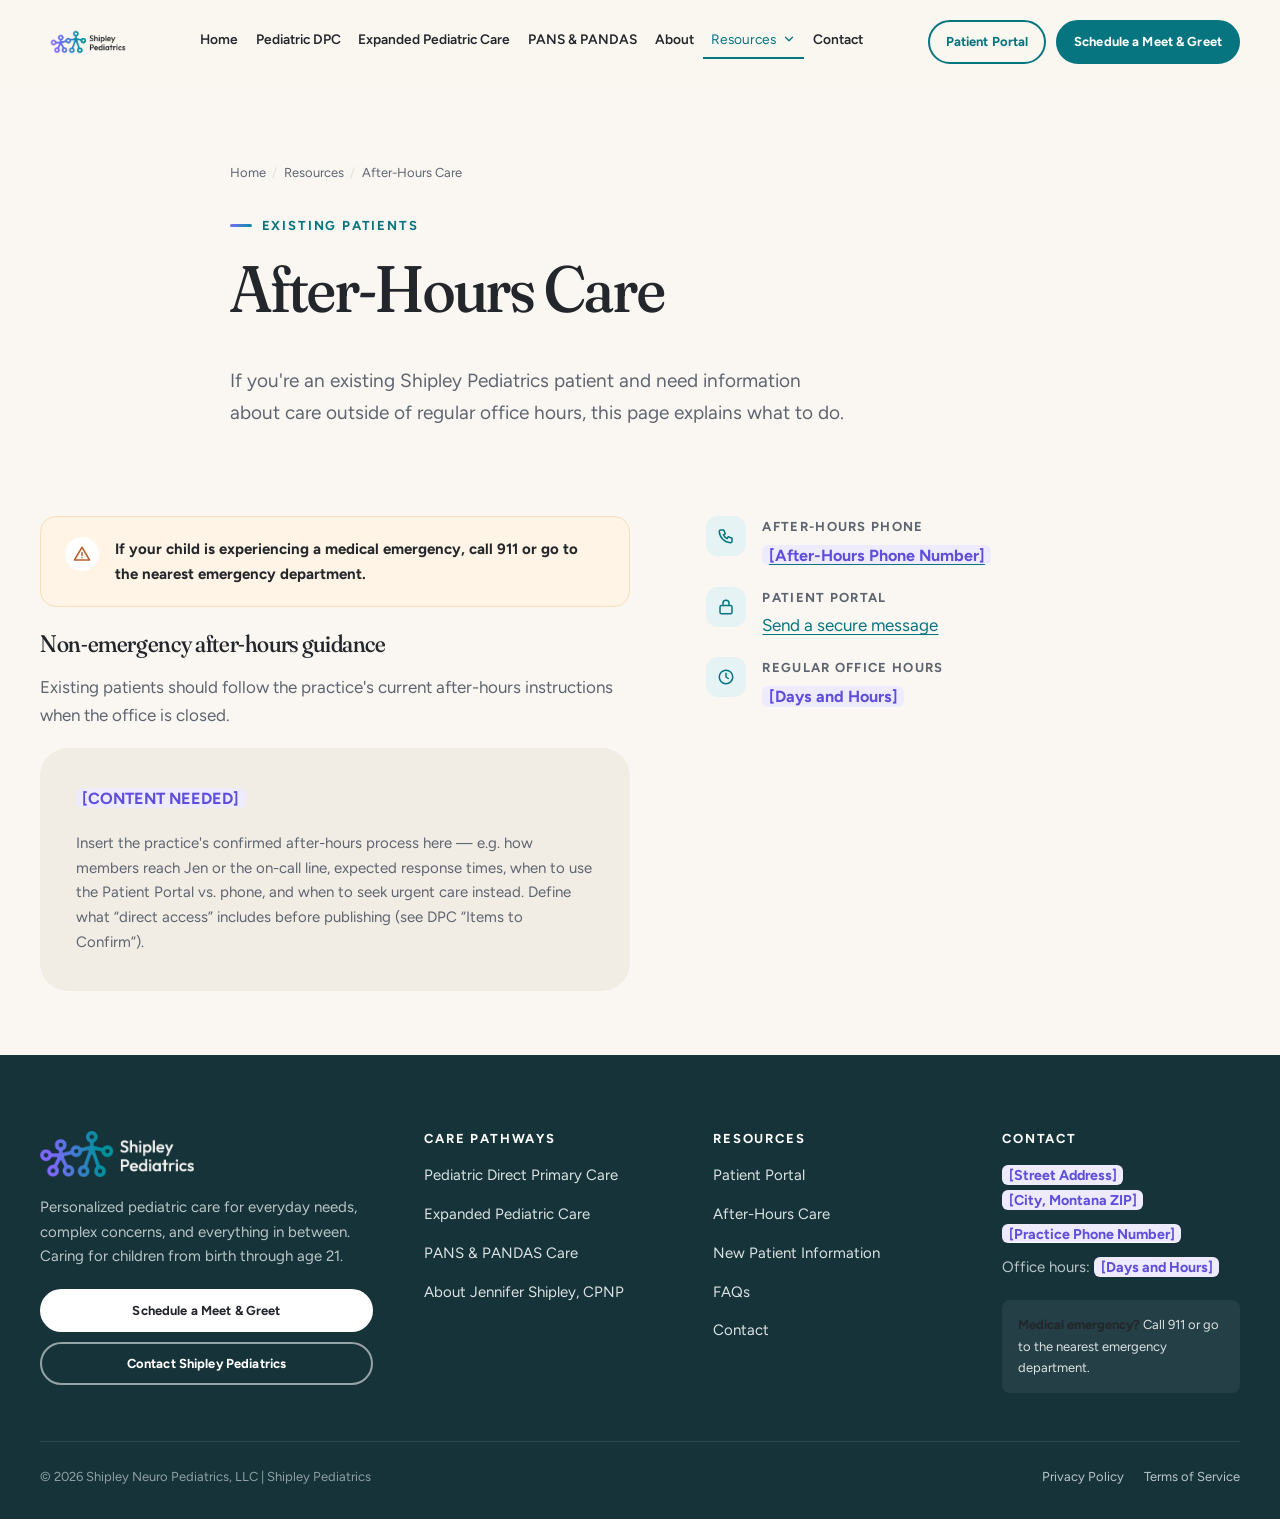
<file: after-hours-care.html>
<!DOCTYPE html>
<html lang="en" class="no-js">
<head>
  <meta charset="UTF-8">
  <meta name="viewport" content="width=device-width, initial-scale=1">
  <title>After-Hours Care | Shipley Pediatrics</title>
  <meta name="description" content="After-hours care information for existing Shipley Pediatrics patients. In an emergency, call 911 or go to the nearest emergency department.">
  <link rel="canonical" href="https://aririkushimeikito.github.io/josh2/after-hours-care">

  <!-- Open Graph / social -->
  <meta property="og:type" content="website">
  <meta property="og:site_name" content="Shipley Pediatrics">
  <meta property="og:title" content="After-Hours Care | Shipley Pediatrics">
  <meta property="og:description" content="After-hours care information for existing Shipley Pediatrics patients. In an emergency, call 911 or go to the nearest emergency department.">
  <meta property="og:url" content="https://aririkushimeikito.github.io/josh2/after-hours-care">
  <meta property="og:image" content="https://aririkushimeikito.github.io/josh2/images/logo/logo-full-color-white-bg.png">
  <meta name="twitter:card" content="summary">

  <!-- Favicon (from supplied logo mark) -->
  <link rel="icon" type="image/png" sizes="32x32" href="favicon/favicon-32.png">
  <link rel="icon" type="image/png" sizes="256x256" href="favicon/favicon.png">
  <link rel="apple-touch-icon" href="favicon/apple-touch-icon.png">

  <!-- Typography: Fraunces (headings) + Figtree (body). Fallbacks are defined in CSS. -->
  <link rel="preconnect" href="https://fonts.googleapis.com">
  <link rel="preconnect" href="https://fonts.gstatic.com" crossorigin>
  <link href="https://fonts.googleapis.com/css2?family=Figtree:wght@400;500;600;700&family=Fraunces:ital,opsz,wght,SOFT@0,9..144,300..600,50;1,9..144,300..600,50&display=swap" rel="stylesheet">

  <link rel="stylesheet" href="css/styles.css">
  <script type="application/ld+json">
[
  {
    "@context": "https://schema.org",
    "@type": "BreadcrumbList",
    "itemListElement": [
      {
        "@type": "ListItem",
        "position": 1,
        "name": "Home",
        "item": "https://aririkushimeikito.github.io/josh2/"
      },
      {
        "@type": "ListItem",
        "position": 2,
        "name": "Resources",
        "item": "https://aririkushimeikito.github.io/josh2/resources"
      },
      {
        "@type": "ListItem",
        "position": 3,
        "name": "After-Hours Care",
        "item": "https://aririkushimeikito.github.io/josh2/after-hours-care"
      }
    ]
  }
]
  </script>
</head>
<body>
  <a class="skip-link" href="#main">Skip to main content</a>

  <!-- HEADER — Wix equivalent: Wix Header + Wix Menu + two Wix Buttons -->
  <header class="site-header">
    <div class="container header-inner">
      <a class="brand" href="index.html" aria-label="Shipley Pediatrics — Home">
        <img src="images/logo/logo-full-color.png" alt="Shipley Pediatrics" width="467" height="214">
      </a>

      <nav class="nav" aria-label="Primary">
        <ul class="nav__list">
        <li class="nav__item"><a class="nav__link" href="index.html">Home</a></li>
        <li class="nav__item"><a class="nav__link" href="pediatric-dpc.html">Pediatric DPC</a></li>
        <li class="nav__item"><a class="nav__link" href="expanded-pediatric-care.html">Expanded Pediatric Care</a></li>
        <li class="nav__item"><a class="nav__link" href="pans-pandas.html">PANS &amp; PANDAS</a></li>
        <li class="nav__item"><a class="nav__link" href="about.html">About</a></li>
        <li class="nav__item nav__item--dropdown">
          <button class="nav__link nav__dropdown-btn" type="button" aria-expanded="false" aria-haspopup="true" aria-controls="resources-menu" aria-current="page">Resources <svg viewBox="0 0 24 24" fill="none" stroke="currentColor" stroke-width="2.2" stroke-linecap="round" stroke-linejoin="round" aria-hidden="true"><path d="m6 9 6 6 6-6"/></svg></button>
          <ul class="nav__dropdown" id="resources-menu">
            <li><a href="patient-portal.html"><span class="nav__dropdown-dot"></span>Patient Portal</a></li><li><a href="after-hours-care.html" aria-current="page"><span class="nav__dropdown-dot"></span>After-Hours Care</a></li><li><a href="new-patient-information.html"><span class="nav__dropdown-dot"></span>New Patient Information</a></li><li><a href="faqs.html"><span class="nav__dropdown-dot"></span>FAQs</a></li><li><a href="contact.html"><span class="nav__dropdown-dot"></span>Contact</a></li>
          </ul>
        </li>
        <li class="nav__item"><a class="nav__link" href="contact.html">Contact</a></li>
        </ul>
      </nav>

      <div class="header-utils">
        <a class="btn btn--secondary btn--sm" href="patient-portal.html">Patient Portal</a>
        <a class="btn btn--sm btn--primary-cta" href="schedule-meet-and-greet.html">Schedule a Meet &amp; Greet</a>
        <button class="menu-toggle" type="button" aria-expanded="false" aria-controls="mobile-nav" aria-label="Open menu"><span></span></button>
      </div>
    </div>
  </header>

  <!-- MOBILE MENU — Wix equivalent: Wix Mobile Menu -->
  <div class="mobile-nav" id="mobile-nav">
    <div class="mobile-nav__ctas">
      <a class="btn" href="schedule-meet-and-greet.html">Schedule a Meet &amp; Greet</a>
      <a class="btn btn--secondary" href="patient-portal.html">Patient Portal</a>
    </div>
    <ul class="mobile-nav__list">
      <li><a href="index.html">Home</a></li><li><a href="pediatric-dpc.html">Pediatric DPC</a></li><li><a href="expanded-pediatric-care.html">Expanded Pediatric Care</a></li><li><a href="pans-pandas.html">PANS &amp; PANDAS</a></li><li><a href="about.html">About</a></li>
      <li>
        <details open>
          <summary>Resources</summary>
          <ul class="mobile-nav__sub"><li><a href="patient-portal.html">Patient Portal</a></li><li><a href="after-hours-care.html" aria-current="page">After-Hours Care</a></li><li><a href="new-patient-information.html">New Patient Information</a></li><li><a href="faqs.html">FAQs</a></li><li><a href="contact.html">Contact</a></li></ul>
        </details>
      </li>
      <li><a href="contact.html">Contact</a></li>
    </ul>
  </div>

  <main id="main">

<section class="hero page-hero" style="padding-bottom:1.5rem">
  <div class="container container--narrow">
    <ol class="breadcrumbs"><li><a href="index.html">Home</a></li><li><a href="resources.html">Resources</a></li><li aria-current="page">After-Hours Care</li></ol>
    <p class="eyebrow reveal">Existing patients</p>
    <h1 class="reveal" data-delay="1">After-Hours Care</h1>
    <p class="hero__text reveal" data-delay="2">If you're an existing Shipley Pediatrics patient and need information about care outside of regular office hours, this page explains what to do.</p>
  </div>
</section>
<section class="section section--sm">
  <div class="container split" style="align-items:start">
    <div class="reveal">
      <div class="callout callout--warn" style="margin-bottom:1.5rem">
        <div class="callout__icon"><svg viewBox="0 0 24 24" fill="none" stroke="currentColor" stroke-width="2" stroke-linecap="round" stroke-linejoin="round" aria-hidden="true"><path d="M12 3 2 20h20L12 3Z"/><path d="M12 10v4M12 17h.01"/></svg></div>
        <div><p><strong>If your child is experiencing a medical emergency, call 911 or go to the nearest emergency department.</strong></p></div>
      </div>
      <h2 style="font-size:var(--text-h3)">Non-emergency after-hours guidance</h2>
      <p class="muted">Existing patients should follow the practice's current after-hours instructions when the office is closed.</p>
      <div class="card" style="background:var(--color-sand);border:0;margin-top:1rem">
        <p><span class="placeholder">[CONTENT NEEDED]</span></p>
        <p class="small muted">Insert the practice's confirmed after-hours process here — e.g. how members reach Jen or the on-call line, expected response times, when to use the Patient Portal vs. phone, and when to seek urgent care instead. Define what “direct access” includes before publishing (see DPC “Items to Confirm”).</p>
      </div>
    </div>
    <div class="reveal" data-delay="1">
      <ul class="info-list">
        <li><div class="icon-badge"><svg viewBox="0 0 24 24" fill="none" stroke="currentColor" stroke-width="2" stroke-linecap="round" stroke-linejoin="round" aria-hidden="true"><path d="M5 4h4l2 5-2.5 1.5a11 11 0 0 0 5 5L15 13l5 2v4a2 2 0 0 1-2 2A16 16 0 0 1 3 6a2 2 0 0 1 2-2Z"/></svg></div><div><strong>After-hours phone</strong><a href="tel:+1" data-placeholder="phone"><span class="placeholder">[After-Hours Phone Number]</span></a></div></li>
        <li><div class="icon-badge"><svg viewBox="0 0 24 24" fill="none" stroke="currentColor" stroke-width="2" stroke-linecap="round" stroke-linejoin="round" aria-hidden="true"><rect x="4" y="10" width="16" height="11" rx="2"/><path d="M8 10V7a4 4 0 0 1 8 0v3"/></svg></div><div><strong>Patient Portal</strong><a href="patient-portal.html">Send a secure message</a></div></li>
        <li><div class="icon-badge"><svg viewBox="0 0 24 24" fill="none" stroke="currentColor" stroke-width="2" stroke-linecap="round" stroke-linejoin="round" aria-hidden="true"><circle cx="12" cy="12" r="9"/><path d="M12 7v5l3 2"/></svg></div><div><strong>Regular office hours</strong><span class="placeholder">[Days and Hours]</span></div></li>
      </ul>
    </div>
  </div>
</section>

  </main>

  <!-- FOOTER — Wix equivalent: Wix Footer (4 columns) -->
  <footer class="site-footer">
    <div class="container">
      <div class="footer__grid">
        <div class="footer__brand">
          <img src="images/logo/logo-white-text-horizontal.png" alt="Shipley Pediatrics" width="362" height="108">
          <p>Personalized pediatric care for everyday needs, complex concerns, and everything in between. Caring for children from birth through age 21.</p>
          <div class="footer__ctas">
            <a class="btn btn--light btn--sm" href="schedule-meet-and-greet.html">Schedule a Meet &amp; Greet</a>
            <a class="btn btn--outline-light btn--sm" href="contact.html">Contact Shipley Pediatrics</a>
          </div>
        </div>
        <div>
          <h3>Care Pathways</h3>
          <ul class="footer__list">
            <li><a href="pediatric-dpc.html">Pediatric Direct Primary Care</a></li>
            <li><a href="expanded-pediatric-care.html">Expanded Pediatric Care</a></li>
            <li><a href="pans-pandas.html">PANS &amp; PANDAS Care</a></li>
            <li><a href="about.html">About Jennifer Shipley, CPNP</a></li>
          </ul>
        </div>
        <div>
          <h3>Resources</h3>
          <ul class="footer__list">
            <li><a href="patient-portal.html">Patient Portal</a></li>
            <li><a href="after-hours-care.html">After-Hours Care</a></li>
            <li><a href="new-patient-information.html">New Patient Information</a></li>
            <li><a href="faqs.html">FAQs</a></li>
            <li><a href="contact.html">Contact</a></li>
          </ul>
        </div>
        <div>
          <h3>Contact</h3>
          <div class="footer__contact">
            <span><span class="placeholder">[Street Address]</span><br><span class="placeholder">[City, Montana ZIP]</span></span>
            <a href="tel:+1" data-placeholder="phone"><span class="placeholder">[Practice Phone Number]</span></a>
            <span>Office hours: <span class="placeholder">[Days and Hours]</span></span>
          </div>
          <div class="footer__emergency"><strong>Medical emergency?</strong> Call 911 or go to the nearest emergency department.</div>
        </div>
      </div>
      <div class="footer__bottom">
        <span>&copy; 2026 Shipley Neuro Pediatrics, LLC&nbsp;|&nbsp;Shipley Pediatrics</span>
        <nav class="footer__legal" aria-label="Legal">
          <a href="privacy-policy.html">Privacy Policy</a>
          <a href="terms-of-service.html">Terms of Service</a>
        </nav>
      </div>
    </div>
  </footer>

  <script src="js/main.js"></script>
</body>
</html>
</file>
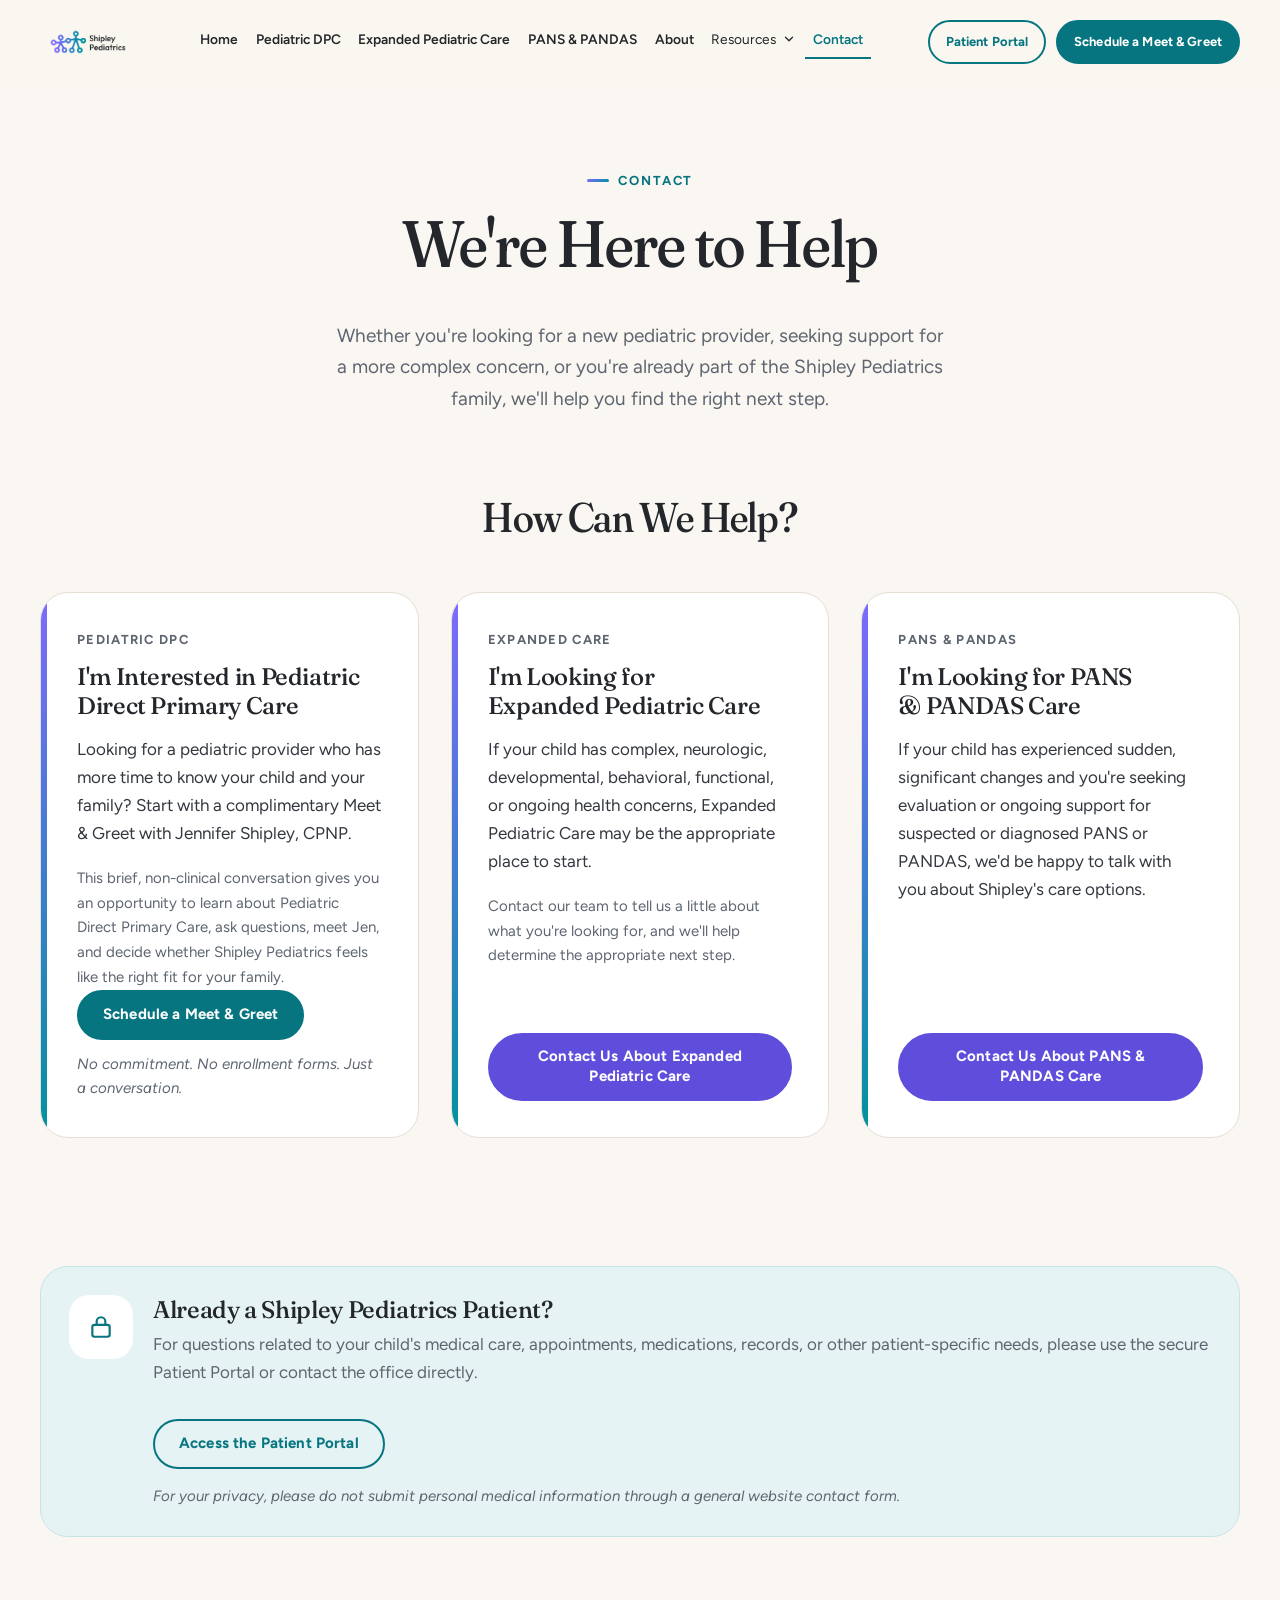
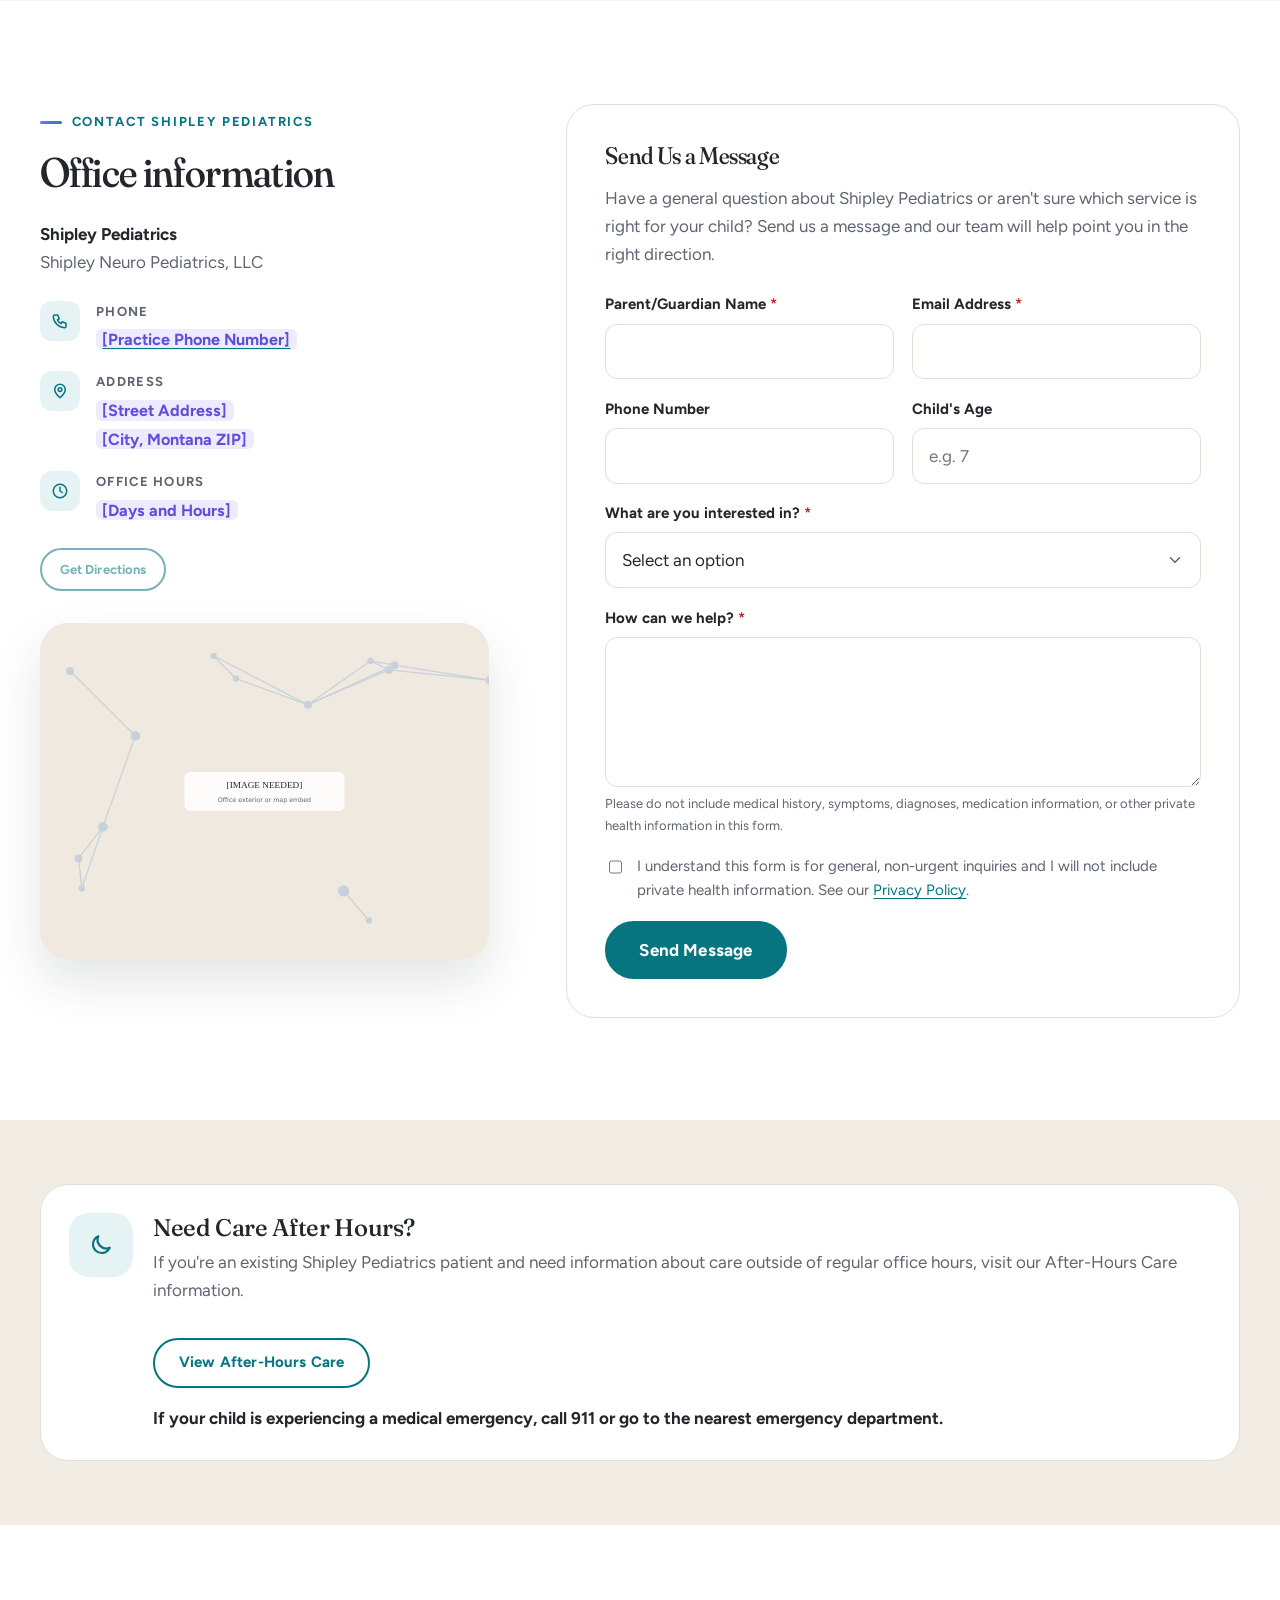
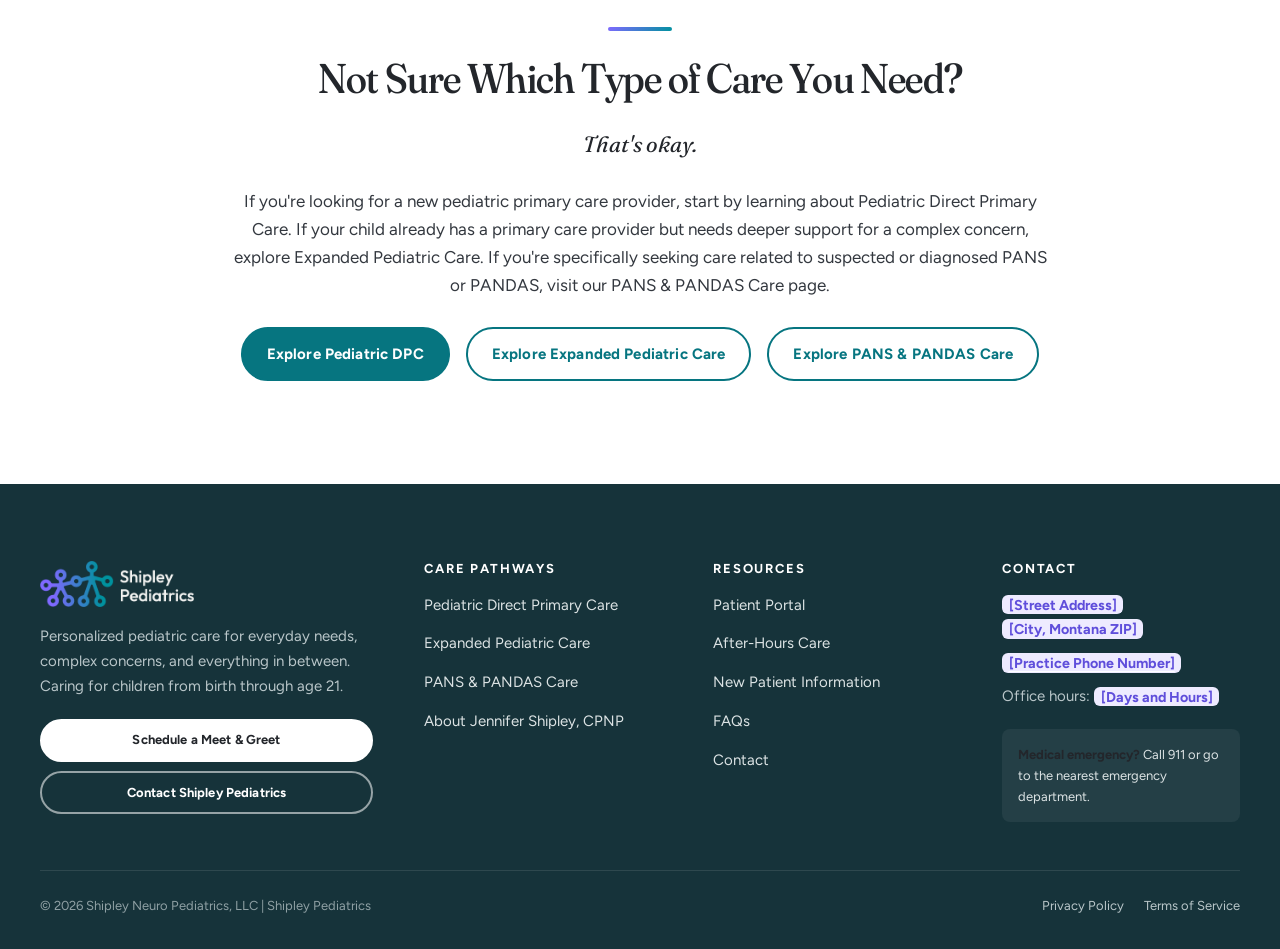
<file: contact.html>
<!DOCTYPE html>
<html lang="en" class="no-js">
<head>
  <meta charset="UTF-8">
  <meta name="viewport" content="width=device-width, initial-scale=1">
  <title>Contact Shipley Pediatrics | Shipley Pediatrics</title>
  <meta name="description" content="Contact Shipley Pediatrics in Montana. Schedule a Meet &amp; Greet for Pediatric DPC, ask about Expanded Pediatric Care or PANS &amp; PANDAS Care, or reach the office as an existing patient.">
  <link rel="canonical" href="https://aririkushimeikito.github.io/josh2/contact">

  <!-- Open Graph / social -->
  <meta property="og:type" content="website">
  <meta property="og:site_name" content="Shipley Pediatrics">
  <meta property="og:title" content="Contact Shipley Pediatrics | Shipley Pediatrics">
  <meta property="og:description" content="Contact Shipley Pediatrics in Montana. Schedule a Meet &amp; Greet for Pediatric DPC, ask about Expanded Pediatric Care or PANS &amp; PANDAS Care, or reach the office as an existing patient.">
  <meta property="og:url" content="https://aririkushimeikito.github.io/josh2/contact">
  <meta property="og:image" content="https://aririkushimeikito.github.io/josh2/images/logo/logo-full-color-white-bg.png">
  <meta name="twitter:card" content="summary">

  <!-- Favicon (from supplied logo mark) -->
  <link rel="icon" type="image/png" sizes="32x32" href="favicon/favicon-32.png">
  <link rel="icon" type="image/png" sizes="256x256" href="favicon/favicon.png">
  <link rel="apple-touch-icon" href="favicon/apple-touch-icon.png">

  <!-- Typography: Fraunces (headings) + Figtree (body). Fallbacks are defined in CSS. -->
  <link rel="preconnect" href="https://fonts.googleapis.com">
  <link rel="preconnect" href="https://fonts.gstatic.com" crossorigin>
  <link href="https://fonts.googleapis.com/css2?family=Figtree:wght@400;500;600;700&family=Fraunces:ital,opsz,wght,SOFT@0,9..144,300..600,50;1,9..144,300..600,50&display=swap" rel="stylesheet">

  <link rel="stylesheet" href="css/styles.css">
  <script type="application/ld+json">
[
  {
    "@context": "https://schema.org",
    "@type": "BreadcrumbList",
    "itemListElement": [
      {
        "@type": "ListItem",
        "position": 1,
        "name": "Home",
        "item": "https://aririkushimeikito.github.io/josh2/"
      },
      {
        "@type": "ListItem",
        "position": 2,
        "name": "Contact",
        "item": "https://aririkushimeikito.github.io/josh2/contact"
      }
    ]
  }
]
  </script>
</head>
<body>
  <a class="skip-link" href="#main">Skip to main content</a>

  <!-- HEADER — Wix equivalent: Wix Header + Wix Menu + two Wix Buttons -->
  <header class="site-header">
    <div class="container header-inner">
      <a class="brand" href="index.html" aria-label="Shipley Pediatrics — Home">
        <img src="images/logo/logo-full-color.png" alt="Shipley Pediatrics" width="467" height="214">
      </a>

      <nav class="nav" aria-label="Primary">
        <ul class="nav__list">
        <li class="nav__item"><a class="nav__link" href="index.html">Home</a></li>
        <li class="nav__item"><a class="nav__link" href="pediatric-dpc.html">Pediatric DPC</a></li>
        <li class="nav__item"><a class="nav__link" href="expanded-pediatric-care.html">Expanded Pediatric Care</a></li>
        <li class="nav__item"><a class="nav__link" href="pans-pandas.html">PANS &amp; PANDAS</a></li>
        <li class="nav__item"><a class="nav__link" href="about.html">About</a></li>
        <li class="nav__item nav__item--dropdown">
          <button class="nav__link nav__dropdown-btn" type="button" aria-expanded="false" aria-haspopup="true" aria-controls="resources-menu">Resources <svg viewBox="0 0 24 24" fill="none" stroke="currentColor" stroke-width="2.2" stroke-linecap="round" stroke-linejoin="round" aria-hidden="true"><path d="m6 9 6 6 6-6"/></svg></button>
          <ul class="nav__dropdown" id="resources-menu">
            <li><a href="patient-portal.html"><span class="nav__dropdown-dot"></span>Patient Portal</a></li><li><a href="after-hours-care.html"><span class="nav__dropdown-dot"></span>After-Hours Care</a></li><li><a href="new-patient-information.html"><span class="nav__dropdown-dot"></span>New Patient Information</a></li><li><a href="faqs.html"><span class="nav__dropdown-dot"></span>FAQs</a></li><li><a href="contact.html" aria-current="page"><span class="nav__dropdown-dot"></span>Contact</a></li>
          </ul>
        </li>
        <li class="nav__item"><a class="nav__link" href="contact.html" aria-current="page">Contact</a></li>
        </ul>
      </nav>

      <div class="header-utils">
        <a class="btn btn--secondary btn--sm" href="patient-portal.html">Patient Portal</a>
        <a class="btn btn--sm btn--primary-cta" href="schedule-meet-and-greet.html">Schedule a Meet &amp; Greet</a>
        <button class="menu-toggle" type="button" aria-expanded="false" aria-controls="mobile-nav" aria-label="Open menu"><span></span></button>
      </div>
    </div>
  </header>

  <!-- MOBILE MENU — Wix equivalent: Wix Mobile Menu -->
  <div class="mobile-nav" id="mobile-nav">
    <div class="mobile-nav__ctas">
      <a class="btn" href="schedule-meet-and-greet.html">Schedule a Meet &amp; Greet</a>
      <a class="btn btn--secondary" href="patient-portal.html">Patient Portal</a>
    </div>
    <ul class="mobile-nav__list">
      <li><a href="index.html">Home</a></li><li><a href="pediatric-dpc.html">Pediatric DPC</a></li><li><a href="expanded-pediatric-care.html">Expanded Pediatric Care</a></li><li><a href="pans-pandas.html">PANS &amp; PANDAS</a></li><li><a href="about.html">About</a></li>
      <li>
        <details>
          <summary>Resources</summary>
          <ul class="mobile-nav__sub"><li><a href="patient-portal.html">Patient Portal</a></li><li><a href="after-hours-care.html">After-Hours Care</a></li><li><a href="new-patient-information.html">New Patient Information</a></li><li><a href="faqs.html">FAQs</a></li><li><a href="contact.html" aria-current="page">Contact</a></li></ul>
        </details>
      </li>
      <li><a href="contact.html" aria-current="page">Contact</a></li>
    </ul>
  </div>

  <main id="main">

<section class="hero page-hero" style="padding-bottom:1rem">
  <div class="container container--narrow" style="text-align:center">
    <p class="eyebrow reveal" style="justify-content:center">Contact</p>
    <h1 class="reveal" data-delay="1" style="margin-inline:auto">We're Here to Help</h1>
    <p class="hero__text reveal" data-delay="2" style="margin-inline:auto">Whether you're looking for a new pediatric provider, seeking support for a more complex concern, or you're already part of the Shipley Pediatrics family, we'll help you find the right next step.</p>
  </div>
</section>

<!-- HOW CAN WE HELP — Wix Section + Repeater (3 routing cards). Placed BEFORE the form per build notes. -->
<section class="section section--sm">
  <div class="container">
    <div class="section-head section-head--center reveal"><h2>How Can We Help?</h2></div>
    <div class="grid grid--3">
      <article class="card card--pathway reveal">
        <span class="card__tag">Pediatric DPC</span>
        <h3>I'm Interested in Pediatric Direct Primary Care</h3>
        <div class="card__body">
          <p>Looking for a pediatric provider who has more time to know your child and your family? Start with a complimentary Meet &amp; Greet with Jennifer Shipley, CPNP.</p>
          <p class="small muted">This brief, non-clinical conversation gives you an opportunity to learn about Pediatric Direct Primary Care, ask questions, meet Jen, and decide whether Shipley Pediatrics feels like the right fit for your family.</p>
        </div>
        <a class="btn" href="schedule-meet-and-greet.html">Schedule a Meet &amp; Greet</a>
        <p class="note" style="margin-top:.75rem">No commitment. No enrollment forms. Just a conversation.</p>
      </article>
      <article class="card card--pathway reveal" data-delay="1">
        <span class="card__tag">Expanded Care</span>
        <h3>I'm Looking for Expanded Pediatric Care</h3>
        <div class="card__body">
          <p>If your child has complex, neurologic, developmental, behavioral, functional, or ongoing health concerns, Expanded Pediatric Care may be the appropriate place to start.</p>
          <p class="small muted">Contact our team to tell us a little about what you're looking for, and we'll help determine the appropriate next step.</p>
        </div>
        <a class="btn btn--violet" href="contact.html?interest=expanded#message">Contact Us About Expanded Pediatric Care</a>
      </article>
      <article class="card card--pathway reveal" data-delay="2">
        <span class="card__tag">PANS &amp; PANDAS</span>
        <h3>I'm Looking for PANS &amp; PANDAS Care</h3>
        <div class="card__body">
          <p>If your child has experienced sudden, significant changes and you're seeking evaluation or ongoing support for suspected or diagnosed PANS or PANDAS, we'd be happy to talk with you about Shipley's care options.</p>
        </div>
        <a class="btn btn--violet" href="contact.html?interest=pans#message">Contact Us About PANS &amp; PANDAS Care</a>
      </article>
    </div>
  </div>
</section>

<!-- EXISTING PATIENTS — Wix Section + Container -->
<section class="section section--sm">
  <div class="container">
    <div class="route reveal" style="background:var(--color-teal-050);border-color:#C6E4E6">
      <div class="icon-badge" style="background:#fff"><svg viewBox="0 0 24 24" fill="none" stroke="currentColor" stroke-width="2" stroke-linecap="round" stroke-linejoin="round" aria-hidden="true"><rect x="4" y="10" width="16" height="11" rx="2"/><path d="M8 10V7a4 4 0 0 1 8 0v3"/></svg></div>
      <div>
        <h3>Already a Shipley Pediatrics Patient?</h3>
        <p>For questions related to your child's medical care, appointments, medications, records, or other patient-specific needs, please use the secure Patient Portal or contact the office directly.</p>
        <a class="btn btn--secondary" href="patient-portal.html">Access the Patient Portal</a>
        <p class="note" style="margin-top:.9rem">For your privacy, please do not submit personal medical information through a general website contact form.</p>
      </div>
    </div>
  </div>
</section>

<!-- CONTACT INFO + FORM — Wix Section + Container (info) + Wix Form -->
<section class="section section--surface" id="message">
  <div class="container split" style="align-items:start;grid-template-columns:.8fr 1.2fr">
    <div class="reveal">
      <p class="eyebrow">Contact Shipley Pediatrics</p>
      <h2>Office information</h2>
      <p><strong>Shipley Pediatrics</strong><br><span class="muted">Shipley Neuro Pediatrics, LLC</span></p>
      <ul class="info-list" style="margin-top:1.5rem">
        <li><div class="icon-badge"><svg viewBox="0 0 24 24" fill="none" stroke="currentColor" stroke-width="2" stroke-linecap="round" stroke-linejoin="round" aria-hidden="true"><path d="M5 4h4l2 5-2.5 1.5a11 11 0 0 0 5 5L15 13l5 2v4a2 2 0 0 1-2 2A16 16 0 0 1 3 6a2 2 0 0 1 2-2Z"/></svg></div><div><strong>Phone</strong><a href="tel:+1" data-placeholder="phone"><span class="placeholder">[Practice Phone Number]</span></a></div></li>
        <li><div class="icon-badge"><svg viewBox="0 0 24 24" fill="none" stroke="currentColor" stroke-width="2" stroke-linecap="round" stroke-linejoin="round" aria-hidden="true"><path d="M12 21s-7-6-7-11a7 7 0 0 1 14 0c0 5-7 11-7 11Z"/><circle cx="12" cy="10" r="2.5"/></svg></div><div><strong>Address</strong><span class="placeholder">[Street Address]</span><br><span class="placeholder">[City, Montana ZIP]</span></div></li>
        <li><div class="icon-badge"><svg viewBox="0 0 24 24" fill="none" stroke="currentColor" stroke-width="2" stroke-linecap="round" stroke-linejoin="round" aria-hidden="true"><circle cx="12" cy="12" r="9"/><path d="M12 7v5l3 2"/></svg></div><div><strong>Office Hours</strong><span class="placeholder">[Days and Hours]</span></div></li>
      </ul>
      <a class="btn btn--secondary btn--sm" href="#" data-placeholder="directions" style="margin-top:1.5rem" aria-disabled="true">Get Directions <span class="sr-only">(link to be added)</span></a>
      <div class="media-frame media-frame--landscape" style="margin-top:2rem">
        <img src="images/placeholders/office.svg" alt="Office exterior photo or map embed — to be supplied" width="1200" height="800">
      </div>
    </div>

    <div class="reveal" data-delay="1">
      <div class="form-panel">
        <h2 style="font-size:var(--text-h3)">Send Us a Message</h2>
        <p class="muted">Have a general question about Shipley Pediatrics or aren't sure which service is right for your child? Send us a message and our team will help point you in the right direction.</p>

        <!-- Wix Forms: fields below mirror the required Wix form. "What are you interested in?" is REQUIRED for triage. -->
        <form class="form" data-contact-form novalidate action="#" method="post" style="margin-top:1.5rem">
          <div class="form__row">
            <div class="field">
              <label for="name">Parent/Guardian Name <span class="req" aria-hidden="true">*</span></label>
              <input type="text" id="name" name="name" autocomplete="name" required>
              <span class="field__error">Please enter your name.</span>
            </div>
            <div class="field">
              <label for="email">Email Address <span class="req" aria-hidden="true">*</span></label>
              <input type="email" id="email" name="email" autocomplete="email" required>
              <span class="field__error">Please enter a valid email address.</span>
            </div>
          </div>
          <div class="form__row">
            <div class="field">
              <label for="phone">Phone Number</label>
              <input type="tel" id="phone" name="phone" autocomplete="tel">
            </div>
            <div class="field">
              <label for="age">Child's Age</label>
              <input type="text" id="age" name="age" inputmode="numeric" placeholder="e.g. 7">
            </div>
          </div>
          <div class="field">
            <label for="interest">What are you interested in? <span class="req" aria-hidden="true">*</span></label>
            <select id="interest" name="interest" required>
              <option value="" selected disabled>Select an option</option>
              <option value="Pediatric Direct Primary Care" data-key="dpc">Pediatric Direct Primary Care</option>
              <option value="Expanded Pediatric Care" data-key="expanded">Expanded Pediatric Care</option>
              <option value="PANS &amp; PANDAS Care" data-key="pans">PANS &amp; PANDAS Care</option>
              <option value="Existing Patient Question" data-key="existing">Existing Patient Question</option>
              <option value="General Question" data-key="general">General Question</option>
              <option value="Other" data-key="other">Other</option>
            </select>
            <span class="field__error">Please choose what you're interested in so we can route your message.</span>
          </div>
          <div class="field">
            <label for="message-text">How can we help? <span class="req" aria-hidden="true">*</span></label>
            <textarea id="message-text" name="message" required></textarea>
            <span class="field__hint">Please do not include medical history, symptoms, diagnoses, medication information, or other private health information in this form.</span>
            <span class="field__error">Please tell us how we can help.</span>
          </div>
          <label class="form__consent">
            <input type="checkbox" name="privacy" required>
            <span>I understand this form is for general, non-urgent inquiries and I will not include private health information. See our <a href="privacy-policy.html">Privacy Policy</a>.</span>
          </label>
          <div>
            <button class="btn btn--lg" type="submit">Send Message</button>
          </div>
        </form>

        <div class="form__success" data-form-success role="status" aria-live="polite">
          <h3>Thank you — your message has been received.</h3>
          <p>Our team will review your inquiry and help point you toward the right next step.</p>
          <p class="note" style="margin-top:1rem">Prototype note: this form does not send email. In Wix it becomes a native Wix Form with email notifications.</p>
        </div>
      </div>
    </div>
  </div>
</section>

<!-- AFTER HOURS — Wix Section + Container -->
<section class="section section--sm section--sand">
  <div class="container">
    <div class="route reveal">
      <div class="icon-badge"><svg viewBox="0 0 24 24" fill="none" stroke="currentColor" stroke-width="2" stroke-linecap="round" stroke-linejoin="round" aria-hidden="true"><path d="M20 14.5A8 8 0 0 1 9.5 4a8 8 0 1 0 10.5 10.5Z"/></svg></div>
      <div>
        <h3>Need Care After Hours?</h3>
        <p>If you're an existing Shipley Pediatrics patient and need information about care outside of regular office hours, visit our After-Hours Care information.</p>
        <a class="btn btn--secondary" href="after-hours-care.html">View After-Hours Care</a>
        <p style="margin-top:1rem"><strong>If your child is experiencing a medical emergency, call 911 or go to the nearest emergency department.</strong></p>
      </div>
    </div>
  </div>
</section>

<!-- NOT SURE — Wix Section + 3 Buttons -->
<section class="section section--surface">
  <div class="container container--narrow reveal" style="text-align:center">
    <div class="brand-rule" style="margin:0 auto 1.5rem"></div>
    <h2>Not Sure Which Type of Care You Need?</h2>
    <p class="lead--em">That's okay.</p>
    <p>If you're looking for a new pediatric primary care provider, start by learning about Pediatric Direct Primary Care. If your child already has a primary care provider but needs deeper support for a complex concern, explore Expanded Pediatric Care. If you're specifically seeking care related to suspected or diagnosed PANS or PANDAS, visit our PANS &amp; PANDAS Care page.</p>
    <div class="cluster cluster--stack-mobile" style="justify-content:center;margin-top:1.75rem">
      <a class="btn" href="pediatric-dpc.html">Explore Pediatric DPC</a>
      <a class="btn btn--secondary" href="expanded-pediatric-care.html">Explore Expanded Pediatric Care</a>
      <a class="btn btn--secondary" href="pans-pandas.html">Explore PANS &amp; PANDAS Care</a>
    </div>
  </div>
</section>

  </main>

  <!-- FOOTER — Wix equivalent: Wix Footer (4 columns) -->
  <footer class="site-footer">
    <div class="container">
      <div class="footer__grid">
        <div class="footer__brand">
          <img src="images/logo/logo-white-text-horizontal.png" alt="Shipley Pediatrics" width="362" height="108">
          <p>Personalized pediatric care for everyday needs, complex concerns, and everything in between. Caring for children from birth through age 21.</p>
          <div class="footer__ctas">
            <a class="btn btn--light btn--sm" href="schedule-meet-and-greet.html">Schedule a Meet &amp; Greet</a>
            <a class="btn btn--outline-light btn--sm" href="contact.html">Contact Shipley Pediatrics</a>
          </div>
        </div>
        <div>
          <h3>Care Pathways</h3>
          <ul class="footer__list">
            <li><a href="pediatric-dpc.html">Pediatric Direct Primary Care</a></li>
            <li><a href="expanded-pediatric-care.html">Expanded Pediatric Care</a></li>
            <li><a href="pans-pandas.html">PANS &amp; PANDAS Care</a></li>
            <li><a href="about.html">About Jennifer Shipley, CPNP</a></li>
          </ul>
        </div>
        <div>
          <h3>Resources</h3>
          <ul class="footer__list">
            <li><a href="patient-portal.html">Patient Portal</a></li>
            <li><a href="after-hours-care.html">After-Hours Care</a></li>
            <li><a href="new-patient-information.html">New Patient Information</a></li>
            <li><a href="faqs.html">FAQs</a></li>
            <li><a href="contact.html">Contact</a></li>
          </ul>
        </div>
        <div>
          <h3>Contact</h3>
          <div class="footer__contact">
            <span><span class="placeholder">[Street Address]</span><br><span class="placeholder">[City, Montana ZIP]</span></span>
            <a href="tel:+1" data-placeholder="phone"><span class="placeholder">[Practice Phone Number]</span></a>
            <span>Office hours: <span class="placeholder">[Days and Hours]</span></span>
          </div>
          <div class="footer__emergency"><strong>Medical emergency?</strong> Call 911 or go to the nearest emergency department.</div>
        </div>
      </div>
      <div class="footer__bottom">
        <span>&copy; 2026 Shipley Neuro Pediatrics, LLC&nbsp;|&nbsp;Shipley Pediatrics</span>
        <nav class="footer__legal" aria-label="Legal">
          <a href="privacy-policy.html">Privacy Policy</a>
          <a href="terms-of-service.html">Terms of Service</a>
        </nav>
      </div>
    </div>
  </footer>

  <script src="js/main.js"></script>
</body>
</html>
</file>
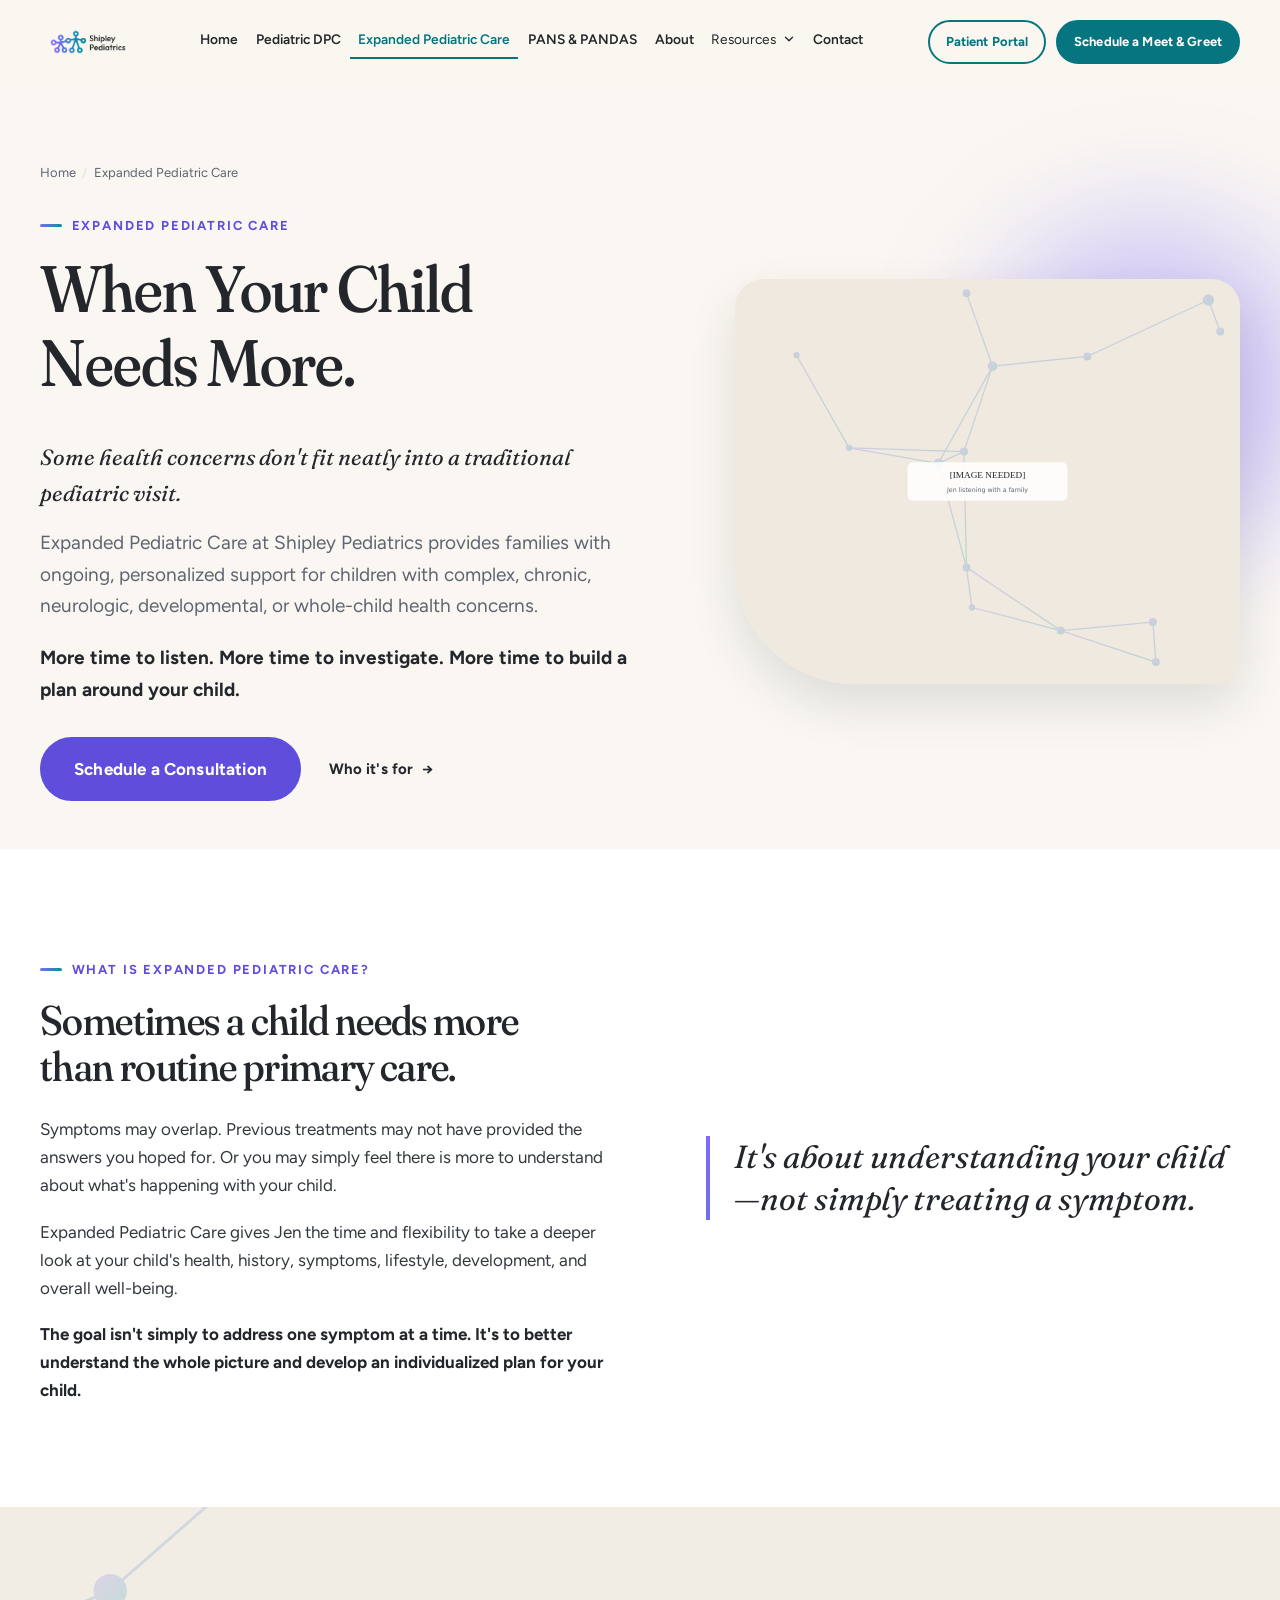
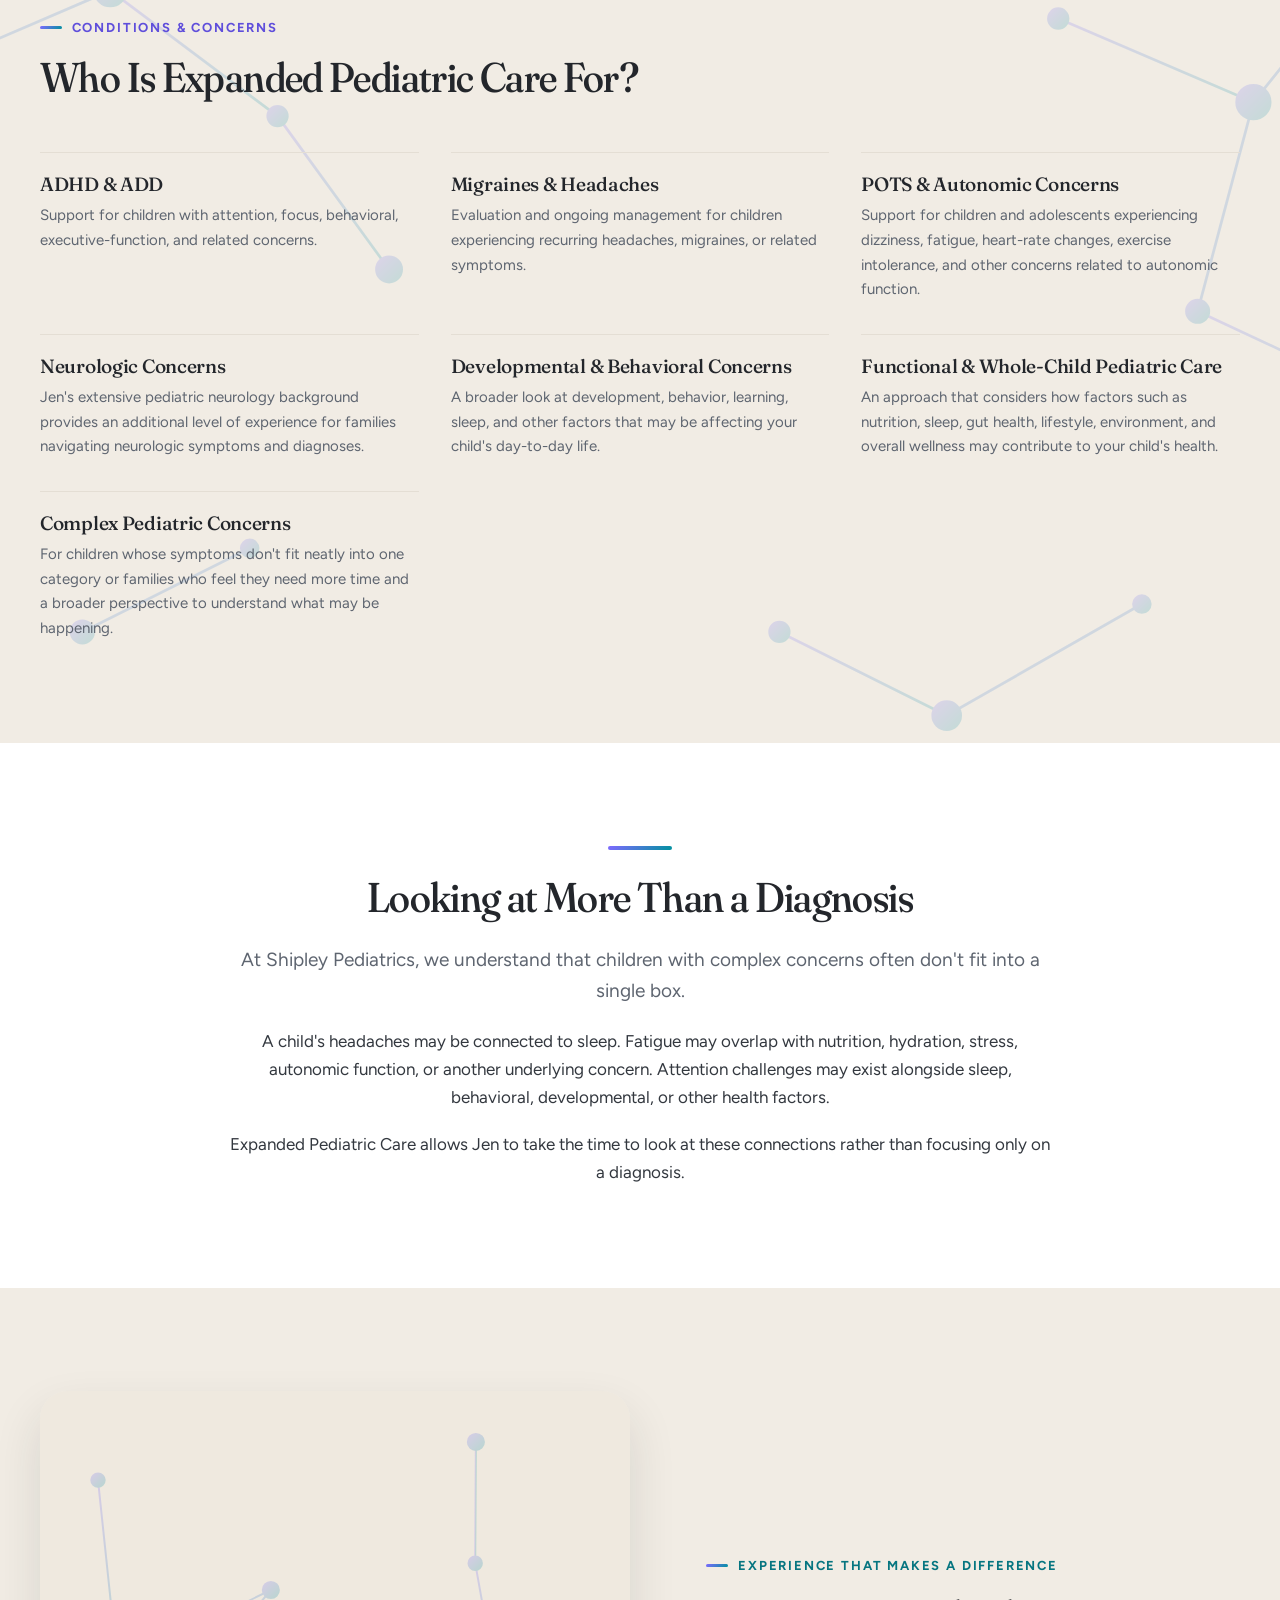
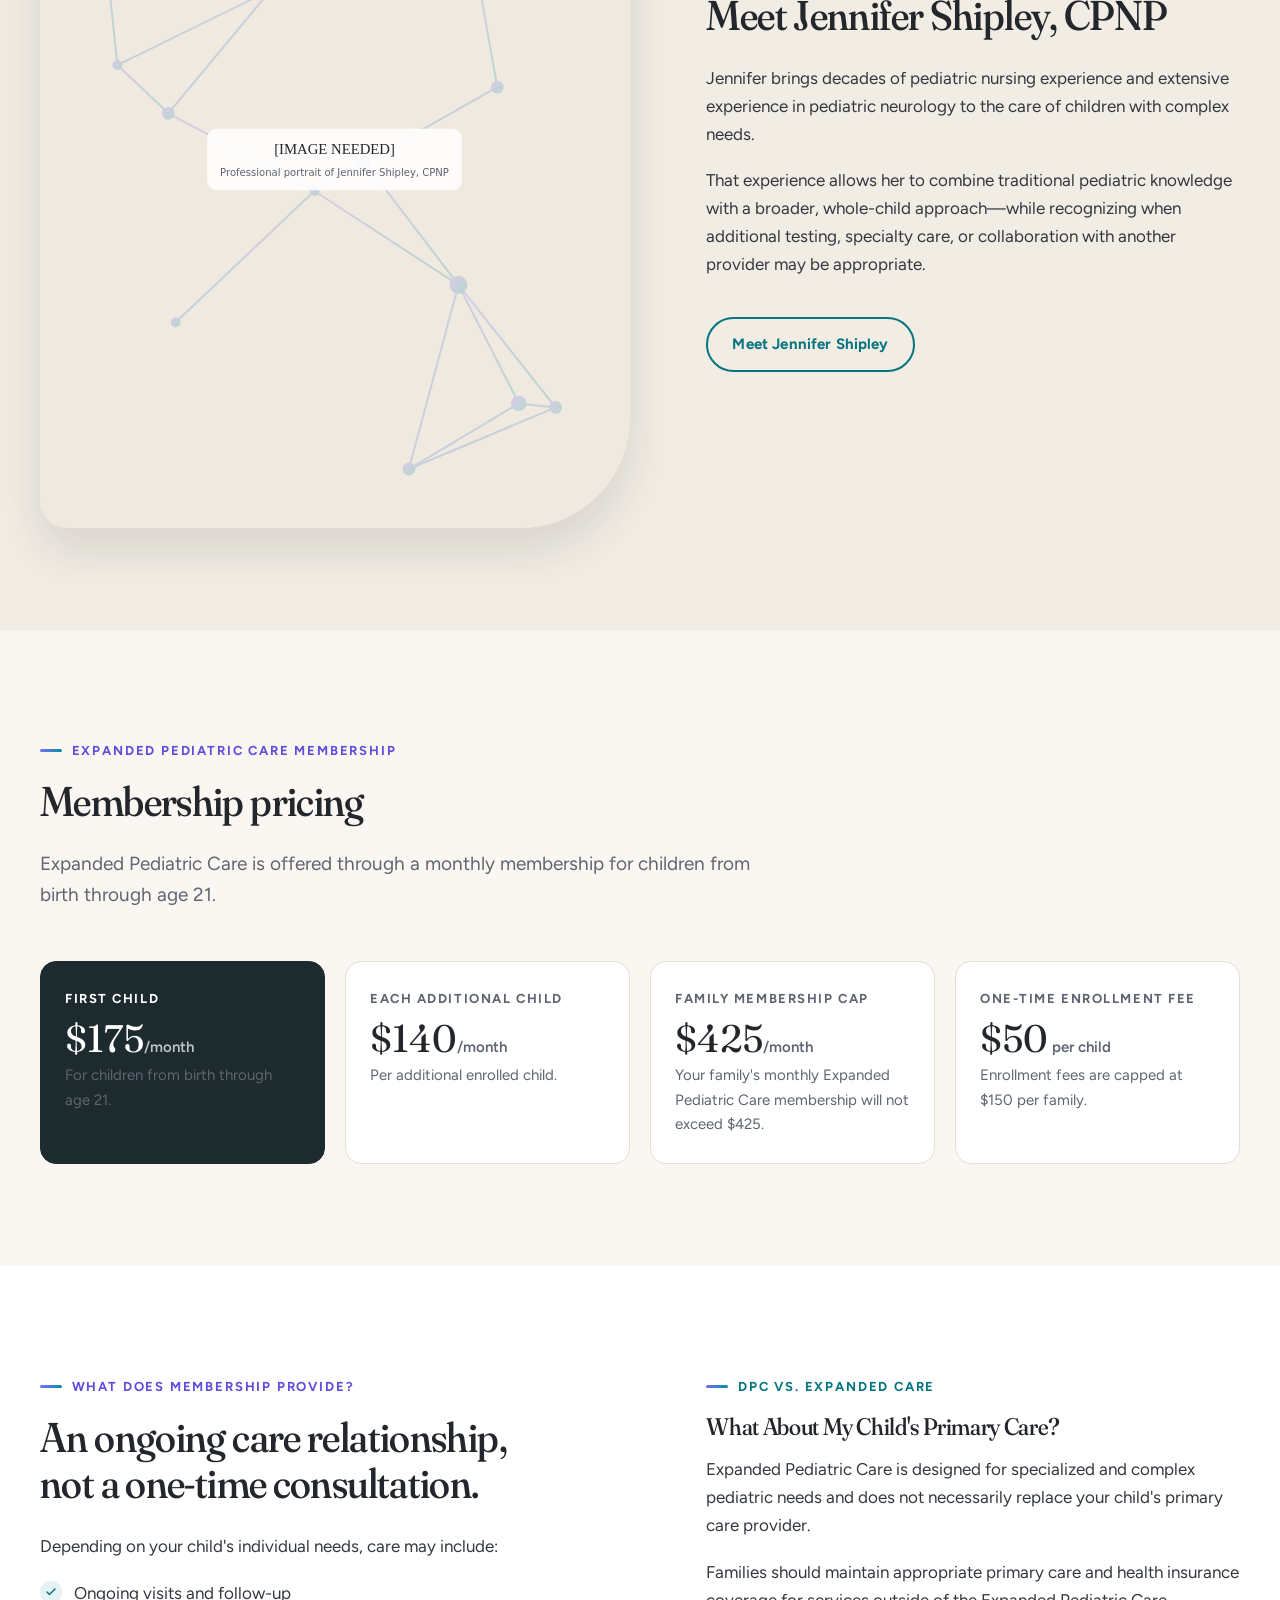
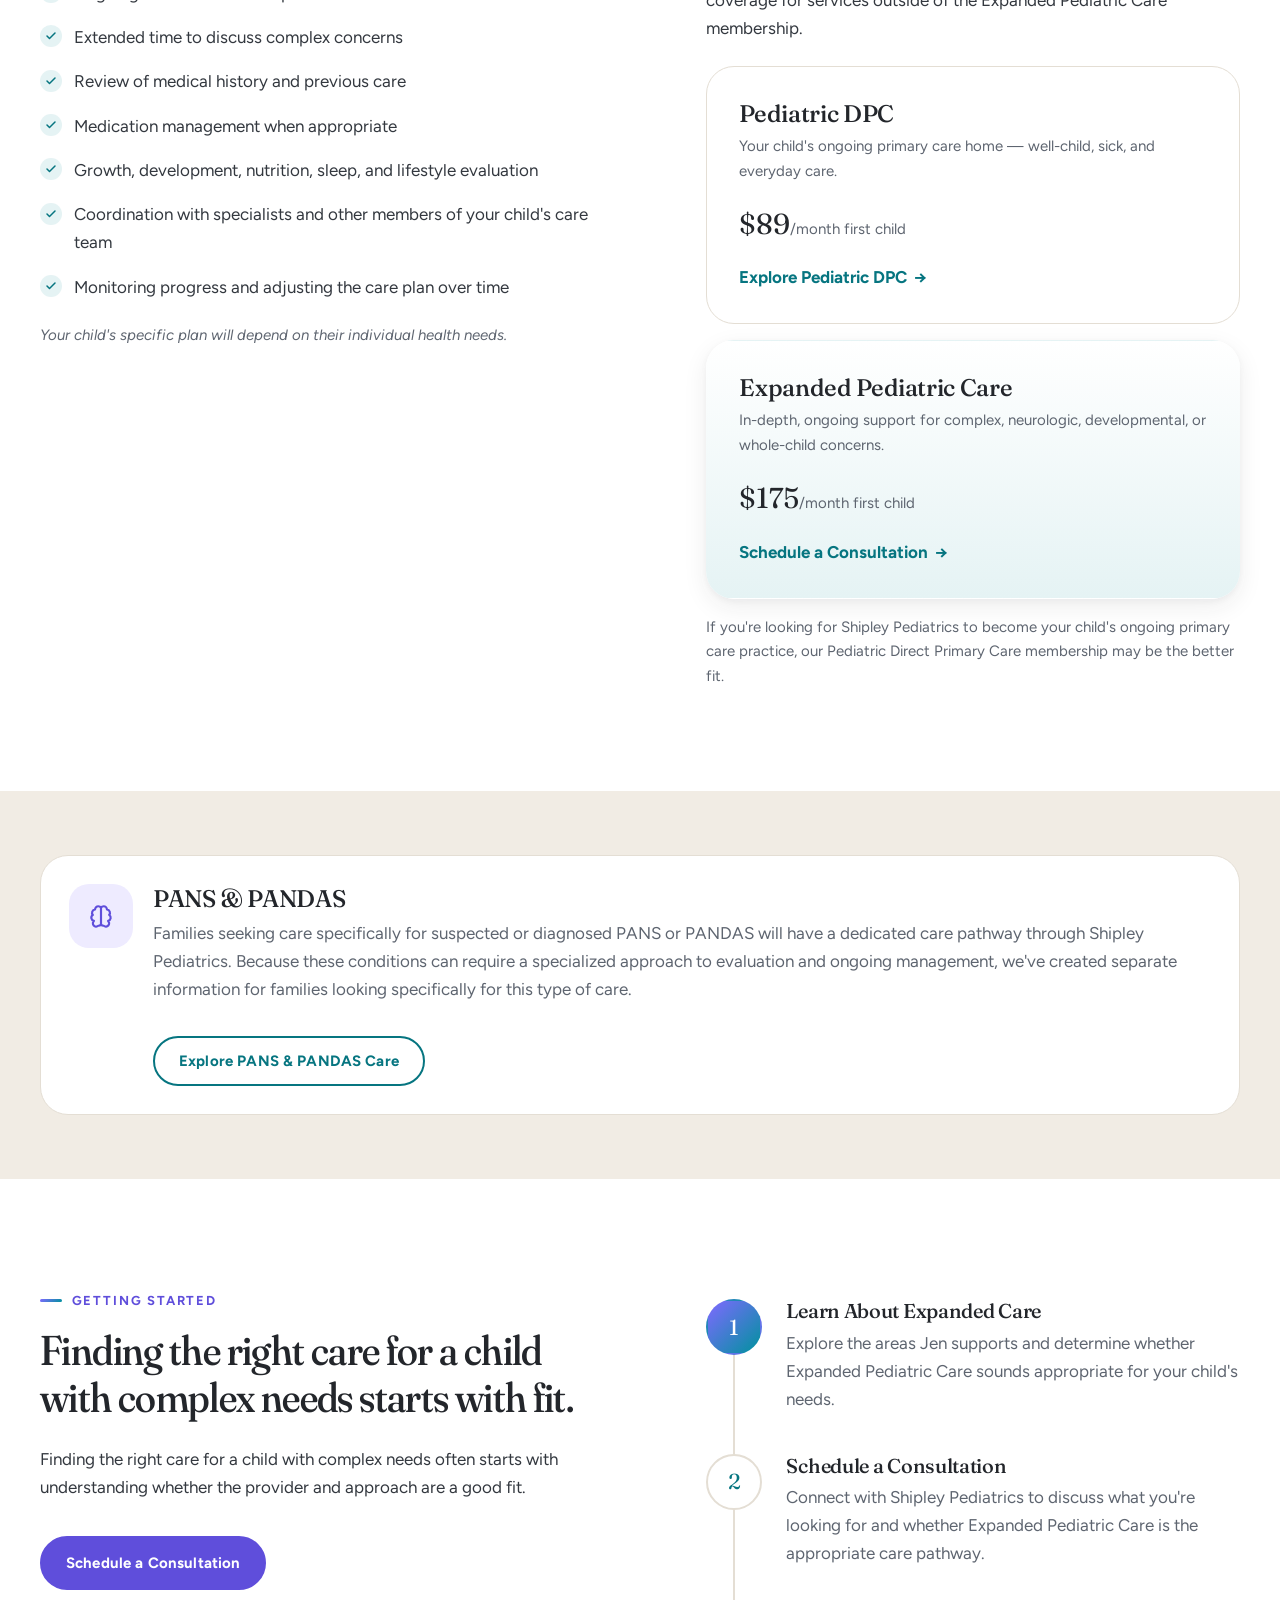
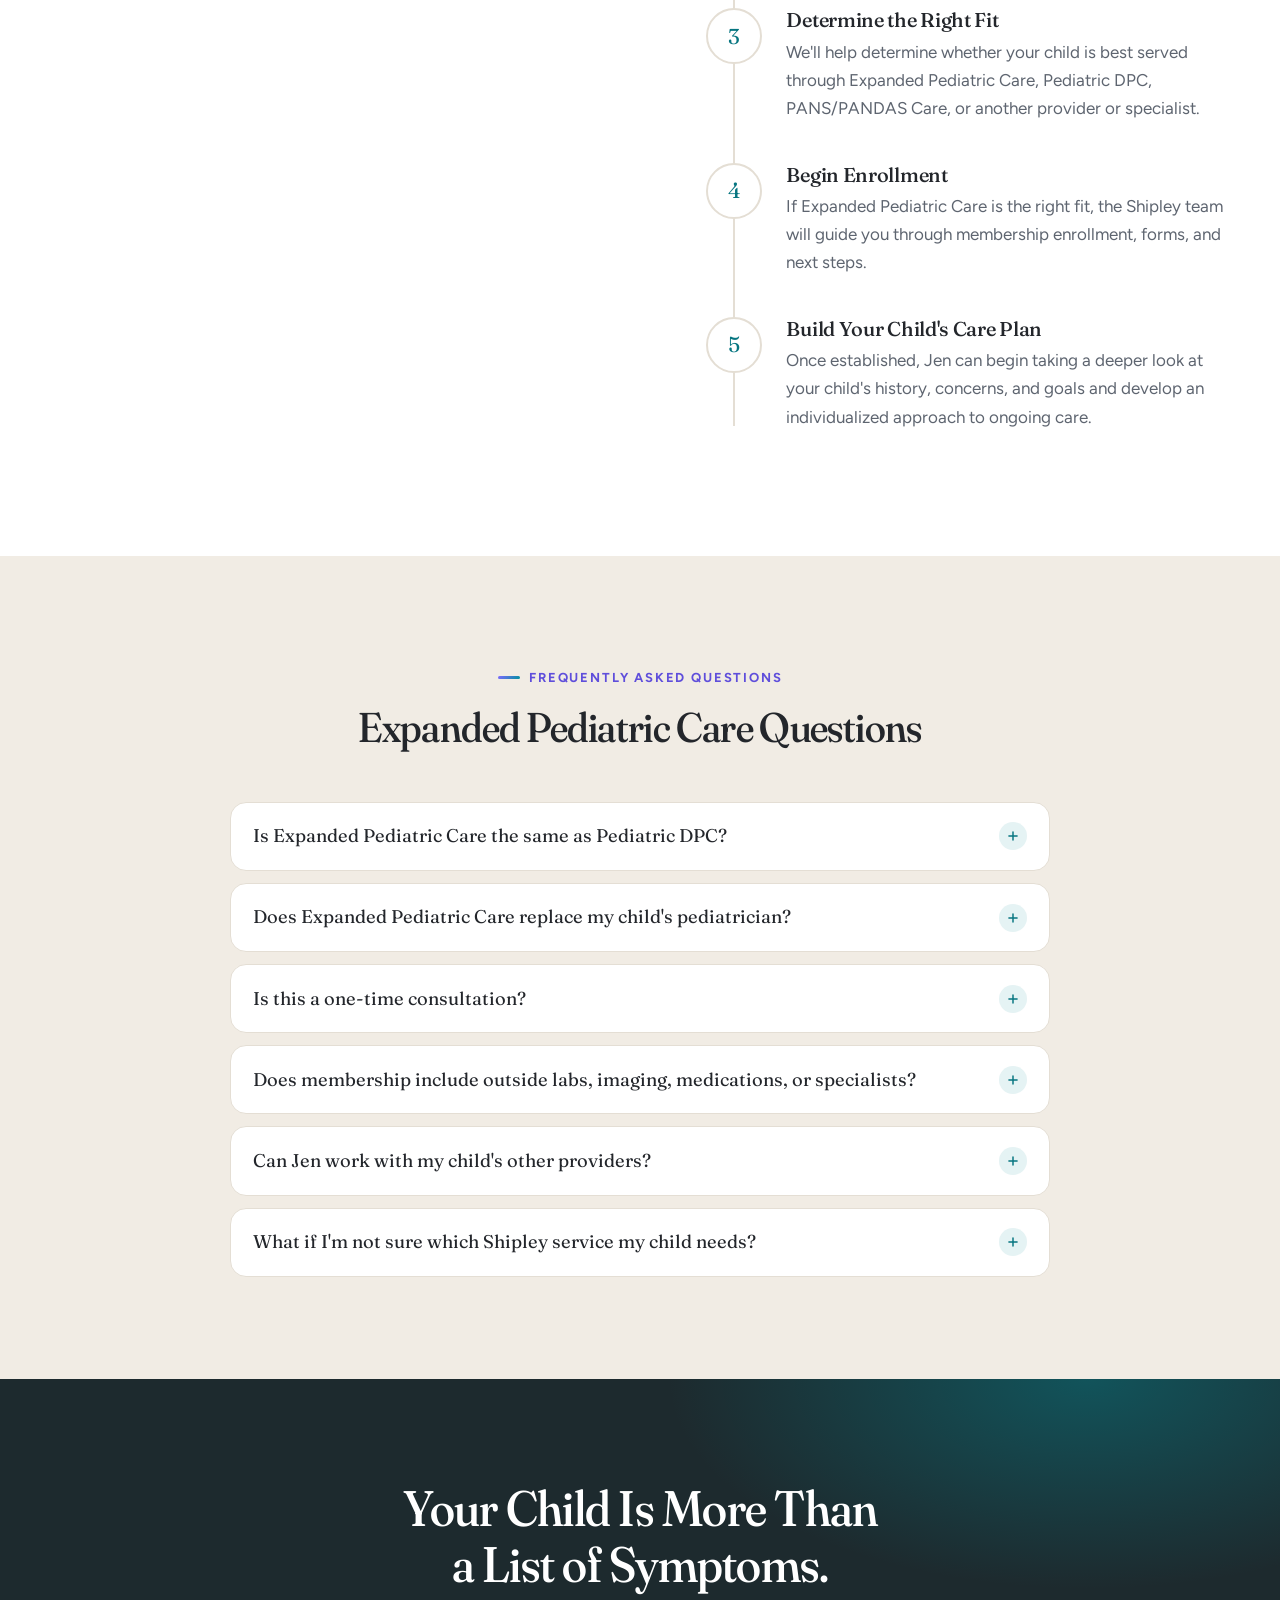
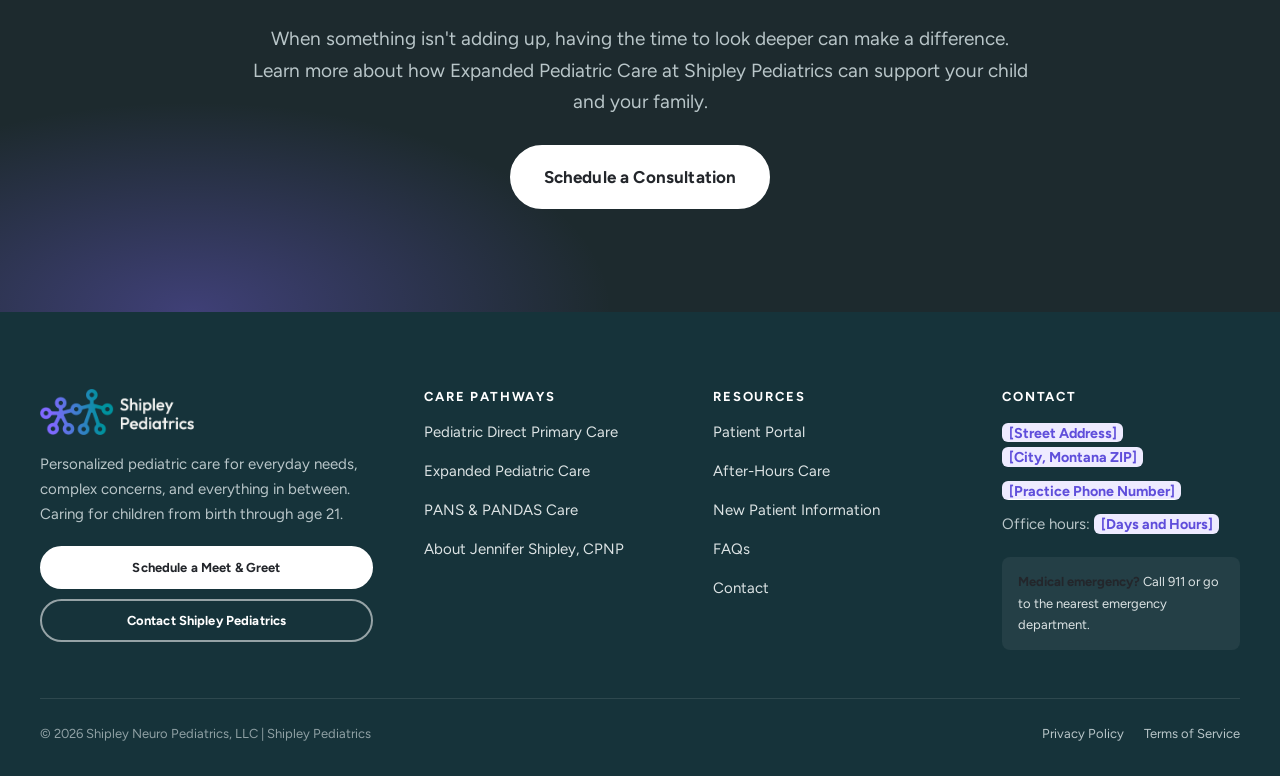
<file: expanded-pediatric-care.html>
<!DOCTYPE html>
<html lang="en" class="no-js">
<head>
  <meta charset="UTF-8">
  <meta name="viewport" content="width=device-width, initial-scale=1">
  <title>Expanded Pediatric Care | Shipley Pediatrics</title>
  <meta name="description" content="Expanded Pediatric Care at Shipley Pediatrics: ongoing, in-depth support for ADHD/ADD, migraines, POTS, neurologic, developmental, and whole-child concerns. Membership from $175/month.">
  <link rel="canonical" href="https://aririkushimeikito.github.io/josh2/expanded-pediatric-care">

  <!-- Open Graph / social -->
  <meta property="og:type" content="website">
  <meta property="og:site_name" content="Shipley Pediatrics">
  <meta property="og:title" content="Expanded Pediatric Care | Shipley Pediatrics">
  <meta property="og:description" content="Expanded Pediatric Care at Shipley Pediatrics: ongoing, in-depth support for ADHD/ADD, migraines, POTS, neurologic, developmental, and whole-child concerns. Membership from $175/month.">
  <meta property="og:url" content="https://aririkushimeikito.github.io/josh2/expanded-pediatric-care">
  <meta property="og:image" content="https://aririkushimeikito.github.io/josh2/images/logo/logo-full-color-white-bg.png">
  <meta name="twitter:card" content="summary">

  <!-- Favicon (from supplied logo mark) -->
  <link rel="icon" type="image/png" sizes="32x32" href="favicon/favicon-32.png">
  <link rel="icon" type="image/png" sizes="256x256" href="favicon/favicon.png">
  <link rel="apple-touch-icon" href="favicon/apple-touch-icon.png">

  <!-- Typography: Fraunces (headings) + Figtree (body). Fallbacks are defined in CSS. -->
  <link rel="preconnect" href="https://fonts.googleapis.com">
  <link rel="preconnect" href="https://fonts.gstatic.com" crossorigin>
  <link href="https://fonts.googleapis.com/css2?family=Figtree:wght@400;500;600;700&family=Fraunces:ital,opsz,wght,SOFT@0,9..144,300..600,50;1,9..144,300..600,50&display=swap" rel="stylesheet">

  <link rel="stylesheet" href="css/styles.css">
  <script type="application/ld+json">
[
  {
    "@context": "https://schema.org",
    "@type": "FAQPage",
    "mainEntity": [
      {
        "@type": "Question",
        "name": "Is Expanded Pediatric Care the same as Pediatric DPC?",
        "acceptedAnswer": {
          "@type": "Answer",
          "text": "No. Pediatric DPC is designed to provide your child's ongoing primary care. Expanded Pediatric Care is designed for children who need more specialized, in-depth, or ongoing support for complex health concerns."
        }
      },
      {
        "@type": "Question",
        "name": "Does Expanded Pediatric Care replace my child's pediatrician?",
        "acceptedAnswer": {
          "@type": "Answer",
          "text": "Not necessarily. Families may maintain their existing pediatrician or primary care provider while working with Jen for Expanded Pediatric Care."
        }
      },
      {
        "@type": "Question",
        "name": "Is this a one-time consultation?",
        "acceptedAnswer": {
          "@type": "Answer",
          "text": "Expanded Pediatric Care is structured as an ongoing monthly membership so Jen can follow your child's progress, make adjustments, and provide continuity over time."
        }
      },
      {
        "@type": "Question",
        "name": "Does membership include outside labs, imaging, medications, or specialists?",
        "acceptedAnswer": {
          "@type": "Answer",
          "text": "Services provided outside Shipley Pediatrics—including outside laboratory testing, imaging, medications, hospital services, and specialty care—are separate from the membership and may be billed by those providers or processed through your insurance."
        }
      },
      {
        "@type": "Question",
        "name": "Can Jen work with my child's other providers?",
        "acceptedAnswer": {
          "@type": "Answer",
          "text": "Care coordination can be an important part of managing complex pediatric concerns. When appropriate, Shipley Pediatrics can help coordinate with your child's primary care provider, specialists, therapists, and other members of their care team."
        }
      },
      {
        "@type": "Question",
        "name": "What if I'm not sure which Shipley service my child needs?",
        "acceptedAnswer": {
          "@type": "Answer",
          "text": "That's okay. Contact Shipley Pediatrics and tell us a little about what you're looking for. We'll help guide you toward the most appropriate next step."
        }
      }
    ]
  },
  {
    "@context": "https://schema.org",
    "@type": "BreadcrumbList",
    "itemListElement": [
      {
        "@type": "ListItem",
        "position": 1,
        "name": "Home",
        "item": "https://aririkushimeikito.github.io/josh2/"
      },
      {
        "@type": "ListItem",
        "position": 2,
        "name": "Expanded Pediatric Care",
        "item": "https://aririkushimeikito.github.io/josh2/expanded-pediatric-care"
      }
    ]
  },
  {
    "@context": "https://schema.org",
    "@type": "Service",
    "name": "Expanded Pediatric Care",
    "provider": {
      "@type": "MedicalBusiness",
      "name": "Shipley Pediatrics"
    },
    "areaServed": "Montana",
    "description": "Ongoing, personalized support for children with complex, chronic, neurologic, developmental, or whole-child health concerns. Monthly membership: first child $175/month, each additional child $140/month, family cap $425/month."
  }
]
  </script>
</head>
<body>
  <a class="skip-link" href="#main">Skip to main content</a>

  <!-- HEADER — Wix equivalent: Wix Header + Wix Menu + two Wix Buttons -->
  <header class="site-header">
    <div class="container header-inner">
      <a class="brand" href="index.html" aria-label="Shipley Pediatrics — Home">
        <img src="images/logo/logo-full-color.png" alt="Shipley Pediatrics" width="467" height="214">
      </a>

      <nav class="nav" aria-label="Primary">
        <ul class="nav__list">
        <li class="nav__item"><a class="nav__link" href="index.html">Home</a></li>
        <li class="nav__item"><a class="nav__link" href="pediatric-dpc.html">Pediatric DPC</a></li>
        <li class="nav__item"><a class="nav__link" href="expanded-pediatric-care.html" aria-current="page">Expanded Pediatric Care</a></li>
        <li class="nav__item"><a class="nav__link" href="pans-pandas.html">PANS &amp; PANDAS</a></li>
        <li class="nav__item"><a class="nav__link" href="about.html">About</a></li>
        <li class="nav__item nav__item--dropdown">
          <button class="nav__link nav__dropdown-btn" type="button" aria-expanded="false" aria-haspopup="true" aria-controls="resources-menu">Resources <svg viewBox="0 0 24 24" fill="none" stroke="currentColor" stroke-width="2.2" stroke-linecap="round" stroke-linejoin="round" aria-hidden="true"><path d="m6 9 6 6 6-6"/></svg></button>
          <ul class="nav__dropdown" id="resources-menu">
            <li><a href="patient-portal.html"><span class="nav__dropdown-dot"></span>Patient Portal</a></li><li><a href="after-hours-care.html"><span class="nav__dropdown-dot"></span>After-Hours Care</a></li><li><a href="new-patient-information.html"><span class="nav__dropdown-dot"></span>New Patient Information</a></li><li><a href="faqs.html"><span class="nav__dropdown-dot"></span>FAQs</a></li><li><a href="contact.html"><span class="nav__dropdown-dot"></span>Contact</a></li>
          </ul>
        </li>
        <li class="nav__item"><a class="nav__link" href="contact.html">Contact</a></li>
        </ul>
      </nav>

      <div class="header-utils">
        <a class="btn btn--secondary btn--sm" href="patient-portal.html">Patient Portal</a>
        <a class="btn btn--sm btn--primary-cta" href="schedule-meet-and-greet.html">Schedule a Meet &amp; Greet</a>
        <button class="menu-toggle" type="button" aria-expanded="false" aria-controls="mobile-nav" aria-label="Open menu"><span></span></button>
      </div>
    </div>
  </header>

  <!-- MOBILE MENU — Wix equivalent: Wix Mobile Menu -->
  <div class="mobile-nav" id="mobile-nav">
    <div class="mobile-nav__ctas">
      <a class="btn" href="schedule-meet-and-greet.html">Schedule a Meet &amp; Greet</a>
      <a class="btn btn--secondary" href="patient-portal.html">Patient Portal</a>
    </div>
    <ul class="mobile-nav__list">
      <li><a href="index.html">Home</a></li><li><a href="pediatric-dpc.html">Pediatric DPC</a></li><li><a href="expanded-pediatric-care.html" aria-current="page">Expanded Pediatric Care</a></li><li><a href="pans-pandas.html">PANS &amp; PANDAS</a></li><li><a href="about.html">About</a></li>
      <li>
        <details>
          <summary>Resources</summary>
          <ul class="mobile-nav__sub"><li><a href="patient-portal.html">Patient Portal</a></li><li><a href="after-hours-care.html">After-Hours Care</a></li><li><a href="new-patient-information.html">New Patient Information</a></li><li><a href="faqs.html">FAQs</a></li><li><a href="contact.html">Contact</a></li></ul>
        </details>
      </li>
      <li><a href="contact.html">Contact</a></li>
    </ul>
  </div>

  <main id="main">

<section class="hero page-hero">
  <div class="container hero__grid">
    <div>
      <ol class="breadcrumbs"><li><a href="index.html">Home</a></li><li aria-current="page">Expanded Pediatric Care</li></ol>
      <p class="eyebrow eyebrow--violet reveal">Expanded Pediatric Care</p>
      <h1 class="reveal" data-delay="1">When Your Child Needs More.</h1>
      <p class="hero__lead reveal" data-delay="2">Some health concerns don't fit neatly into a traditional pediatric visit.</p>
      <p class="hero__text reveal" data-delay="2">Expanded Pediatric Care at Shipley Pediatrics provides families with ongoing, personalized support for children with complex, chronic, neurologic, developmental, or whole-child health concerns.</p>
      <p class="hero__text reveal" data-delay="2"><strong>More time to listen. More time to investigate. More time to build a plan around your child.</strong></p>
      <div class="cluster hero__actions reveal" data-delay="3">
        <a class="btn btn--lg btn--violet" href="contact.html?interest=expanded#message">Schedule a Consultation</a>
        <a class="btn btn--ghost" href="#who">Who it's for</a>
      </div>
    </div>
    <div class="hero__media reveal" data-delay="2">
      <div class="hero__orb hero__orb--1"></div>
      <div class="hero__frame hero__frame--soft">
        <img src="images/placeholders/expanded-hero.svg" alt="Photo to be supplied — Jennifer Shipley listening with a family" width="1200" height="1000">
      </div>
    </div>
  </div>
</section>

<section class="section section--surface">
  <div class="container split">
    <div class="reveal">
      <p class="eyebrow eyebrow--violet">What is Expanded Pediatric Care?</p>
      <h2>Sometimes a child needs more than routine primary care.</h2>
      <p>Symptoms may overlap. Previous treatments may not have provided the answers you hoped for. Or you may simply feel there is more to understand about what's happening with your child.</p>
      <p>Expanded Pediatric Care gives Jen the time and flexibility to take a deeper look at your child's health, history, symptoms, lifestyle, development, and overall well-being.</p>
      <p><strong>The goal isn't simply to address one symptom at a time. It's to better understand the whole picture and develop an individualized plan for your child.</strong></p>
    </div>
    <div class="reveal" data-delay="1">
      <blockquote class="pull">It's about understanding your child—not simply treating a symptom.</blockquote>
    </div>
  </div>
</section>

<!-- WHO IT'S FOR — Wix Section + Repeater (7 items) -->
<section class="section section--sand" id="who">
  <div class="nodes" aria-hidden="true"><svg viewBox="0 0 1200 600" preserveAspectRatio="xMidYMid slice">
  <defs><linearGradient id="ng" x1="0" y1="0" x2="1" y2="1"><stop offset="0" stop-color="#7F69FF"/><stop offset="1" stop-color="#00929E"/></linearGradient></defs>
  <g stroke="url(#ng)" stroke-width="2" fill="url(#ng)" stroke-linecap="round">
    <line x1="80" y1="120" x2="220" y2="60"/><line x1="220" y1="60" x2="340" y2="150"/><line x1="220" y1="60" x2="300" y2="-10"/>
    <line x1="80" y1="120" x2="40" y2="260"/><line x1="340" y1="150" x2="420" y2="260"/><line x1="900" y1="80" x2="1040" y2="140"/>
    <line x1="1040" y1="140" x2="1120" y2="40"/><line x1="1040" y1="140" x2="1000" y2="290"/><line x1="1000" y1="290" x2="1150" y2="360"/>
    <line x1="700" y1="520" x2="820" y2="580"/><line x1="820" y1="580" x2="960" y2="500"/><line x1="200" y1="520" x2="320" y2="460"/>
    <circle cx="80" cy="120" r="8"/><circle cx="220" cy="60" r="11"/><circle cx="340" cy="150" r="7"/><circle cx="40" cy="260" r="6"/>
    <circle cx="420" cy="260" r="9"/><circle cx="900" cy="80" r="7"/><circle cx="1040" cy="140" r="12"/><circle cx="1120" cy="40" r="6"/>
    <circle cx="1000" cy="290" r="8"/><circle cx="1150" cy="360" r="7"/><circle cx="700" cy="520" r="7"/><circle cx="820" cy="580" r="10"/>
    <circle cx="960" cy="500" r="6"/><circle cx="200" cy="520" r="8"/><circle cx="320" cy="460" r="6"/>
  </g></svg></div>
  <div class="container">
    <div class="section-head reveal">
      <p class="eyebrow eyebrow--violet">Conditions &amp; concerns</p>
      <h2>Who Is Expanded Pediatric Care For?</h2>
    </div>
    <div class="grid grid--3">
      <div class="feature feature--plain reveal" data-delay="0"><h3>ADHD &amp; ADD</h3><p>Support for children with attention, focus, behavioral, executive-function, and related concerns.</p></div>
      <div class="feature feature--plain reveal" data-delay="1"><h3>Migraines &amp; Headaches</h3><p>Evaluation and ongoing management for children experiencing recurring headaches, migraines, or related symptoms.</p></div>
      <div class="feature feature--plain reveal" data-delay="2"><h3>POTS &amp; Autonomic Concerns</h3><p>Support for children and adolescents experiencing dizziness, fatigue, heart-rate changes, exercise intolerance, and other concerns related to autonomic function.</p></div>
      <div class="feature feature--plain reveal" data-delay="0"><h3>Neurologic Concerns</h3><p>Jen's extensive pediatric neurology background provides an additional level of experience for families navigating neurologic symptoms and diagnoses.</p></div>
      <div class="feature feature--plain reveal" data-delay="1"><h3>Developmental &amp; Behavioral Concerns</h3><p>A broader look at development, behavior, learning, sleep, and other factors that may be affecting your child's day-to-day life.</p></div>
      <div class="feature feature--plain reveal" data-delay="2"><h3>Functional &amp; Whole-Child Pediatric Care</h3><p>An approach that considers how factors such as nutrition, sleep, gut health, lifestyle, environment, and overall wellness may contribute to your child's health.</p></div>
      <div class="feature feature--plain reveal" data-delay="0"><h3>Complex Pediatric Concerns</h3><p>For children whose symptoms don't fit neatly into one category or families who feel they need more time and a broader perspective to understand what may be happening.</p></div>
    </div>
  </div>
</section>

<section class="section section--surface">
  <div class="container container--narrow reveal" style="text-align:center">
    <div class="brand-rule" style="margin:0 auto 1.5rem"></div>
    <h2>Looking at More Than a Diagnosis</h2>
    <p class="lead">At Shipley Pediatrics, we understand that children with complex concerns often don't fit into a single box.</p>
    <p>A child's headaches may be connected to sleep. Fatigue may overlap with nutrition, hydration, stress, autonomic function, or another underlying concern. Attention challenges may exist alongside sleep, behavioral, developmental, or other health factors.</p>
    <p>Expanded Pediatric Care allows Jen to take the time to look at these connections rather than focusing only on a diagnosis.</p>
  </div>
</section>

<!-- MEET JEN — Wix equivalent: Wix Section + 2 Containers (Image + Text) -->
<section class="section section--sand">
  <div class="container split split--reverse">
    <div class="reveal">
      <p class="eyebrow">Experience That Makes a Difference</p>
      <h2>Meet Jennifer Shipley, CPNP</h2>
      <p>Jennifer brings decades of pediatric nursing experience and extensive experience in pediatric neurology to the care of children with complex needs.</p>
      <p>That experience allows her to combine traditional pediatric knowledge with a broader, whole-child approach—while recognizing when additional testing, specialty care, or collaboration with another provider may be appropriate.</p>
      <a class="btn btn--secondary" href="about.html" style="margin-top:1.25rem">Meet Jennifer Shipley</a>
    </div>
    <div class="reveal" data-delay="1">
      <div class="media-frame media-frame--portrait media-frame--tilt">
        <img src="images/placeholders/jen-portrait.svg" alt="Jennifer Shipley, CPNP — photo to be supplied" width="900" height="1100">
      </div>
    </div>
  </div>
</section>

<!-- PRICING — Wix Section + Repeater -->
<section class="section" id="pricing">
  <div class="container">
    <div class="section-head reveal">
      <p class="eyebrow eyebrow--violet">Expanded Pediatric Care Membership</p>
      <h2>Membership pricing</h2>
      <p class="lead">Expanded Pediatric Care is offered through a monthly membership for children from birth through age 21.</p>
    </div>
    <div class="pricing">
      <div class="price-card price-card--hero reveal">
        <div class="price-card__label">First Child</div>
        <div class="price-card__amt">$175<small>/month</small></div>
        <p>For children from birth through age 21.</p>
      </div>
      <div class="price-card reveal" data-delay="1">
        <div class="price-card__label">Each Additional Child</div>
        <div class="price-card__amt">$140<small>/month</small></div>
        <p>Per additional enrolled child.</p>
      </div>
      <div class="price-card reveal" data-delay="2">
        <div class="price-card__label">Family Membership Cap</div>
        <div class="price-card__amt">$425<small>/month</small></div>
        <p>Your family's monthly Expanded Pediatric Care membership will not exceed $425.</p>
      </div>
      <div class="price-card reveal" data-delay="3">
        <div class="price-card__label">One-Time Enrollment Fee</div>
        <div class="price-card__amt">$50<small> per child</small></div>
        <p>Enrollment fees are capped at $150 per family.</p>
      </div>
    </div>
  </div>
</section>

<!-- WHAT MEMBERSHIP PROVIDES + DPC vs EXPANDED — Wix Section + 2 Containers -->
<section class="section section--surface">
  <div class="container split" style="align-items:start">
    <div class="reveal">
      <p class="eyebrow eyebrow--violet">What does membership provide?</p>
      <h2>An ongoing care relationship, not a one-time consultation.</h2>
      <p>Depending on your child's individual needs, care may include:</p>
      <ul class="checklist">
        <li>Ongoing visits and follow-up</li>
        <li>Extended time to discuss complex concerns</li>
        <li>Review of medical history and previous care</li>
        <li>Medication management when appropriate</li>
        <li>Growth, development, nutrition, sleep, and lifestyle evaluation</li>
        <li>Coordination with specialists and other members of your child's care team</li>
        <li>Monitoring progress and adjusting the care plan over time</li>
      </ul>
      <p class="note" style="margin-top:1rem">Your child's specific plan will depend on their individual health needs.</p>
    </div>
    <div class="reveal" data-delay="1">
      <p class="eyebrow">DPC vs. Expanded Care</p>
      <h2 style="font-size:var(--text-h3)">What About My Child's Primary Care?</h2>
      <p>Expanded Pediatric Care is designed for specialized and complex pediatric needs and does not necessarily replace your child's primary care provider.</p>
      <p>Families should maintain appropriate primary care and health insurance coverage for services outside of the Expanded Pediatric Care membership.</p>
      <div class="compare" style="grid-template-columns:1fr;gap:1rem;margin-top:1.5rem">
        <div class="compare__col">
          <h3>Pediatric DPC</h3>
          <p class="muted small">Your child's ongoing primary care home — well-child, sick, and everyday care.</p>
          <div class="price">$89<small>/month first child</small></div>
          <a class="text-link" href="pediatric-dpc.html">Explore Pediatric DPC</a>
        </div>
        <div class="compare__col compare__col--accent">
          <h3>Expanded Pediatric Care</h3>
          <p class="muted small">In-depth, ongoing support for complex, neurologic, developmental, or whole-child concerns.</p>
          <div class="price">$175<small>/month first child</small></div>
          <a class="text-link" href="contact.html?interest=expanded#message">Schedule a Consultation</a>
        </div>
      </div>
      <p class="small muted" style="margin-top:1rem">If you're looking for Shipley Pediatrics to become your child's ongoing primary care practice, our Pediatric Direct Primary Care membership may be the better fit.</p>
    </div>
  </div>
</section>

<!-- PANS/PANDAS cross-link — Wix Section + Container -->
<section class="section section--sm section--sand">
  <div class="container">
    <div class="route reveal">
      <div class="icon-badge icon-badge--violet"><svg viewBox="0 0 24 24" fill="none" stroke="currentColor" stroke-width="2" stroke-linecap="round" stroke-linejoin="round" aria-hidden="true"><path d="M9.5 3a3 3 0 0 0-3 3 3 3 0 0 0-2 5 3 3 0 0 0 1 5.5A3 3 0 0 0 9.5 21c1 0 2-.5 2.5-1.3.5.8 1.5 1.3 2.5 1.3a3 3 0 0 0 4-4.5A3 3 0 0 0 19.5 11a3 3 0 0 0-2-5 3 3 0 0 0-3-3c-1 0-2 .5-2.5 1.3C11.5 3.5 10.5 3 9.5 3Z"/><path d="M12 4.3V20"/></svg></div>
      <div>
        <h3>PANS &amp; PANDAS</h3>
        <p>Families seeking care specifically for suspected or diagnosed PANS or PANDAS will have a dedicated care pathway through Shipley Pediatrics. Because these conditions can require a specialized approach to evaluation and ongoing management, we've created separate information for families looking specifically for this type of care.</p>
        <a class="btn btn--secondary" href="pans-pandas.html">Explore PANS &amp; PANDAS Care</a>
      </div>
    </div>
  </div>
</section>

<!-- GETTING STARTED — Wix Section + Repeater (numbered steps) -->
<section class="section section--surface">
  <div class="container split" style="align-items:start">
    <div class="reveal">
      <p class="eyebrow eyebrow--violet">Getting started</p>
      <h2>Finding the right care for a child with complex needs starts with fit.</h2>
      <p>Finding the right care for a child with complex needs often starts with understanding whether the provider and approach are a good fit.</p>
      <a class="btn btn--violet" href="contact.html?interest=expanded#message" style="margin-top:1rem">Schedule a Consultation</a>
    </div>
    <div>
      <ol class="steps">
  <li class="step reveal" data-delay="0">
    <div class="step__num" aria-hidden="true">1</div>
    <div><h3>Learn About Expanded Care</h3><p>Explore the areas Jen supports and determine whether Expanded Pediatric Care sounds appropriate for your child's needs.</p></div>
  </li>
  <li class="step reveal" data-delay="1">
    <div class="step__num" aria-hidden="true">2</div>
    <div><h3>Schedule a Consultation</h3><p>Connect with Shipley Pediatrics to discuss what you're looking for and whether Expanded Pediatric Care is the appropriate care pathway.</p></div>
  </li>
  <li class="step reveal" data-delay="2">
    <div class="step__num" aria-hidden="true">3</div>
    <div><h3>Determine the Right Fit</h3><p>We'll help determine whether your child is best served through Expanded Pediatric Care, Pediatric DPC, PANS/PANDAS Care, or another provider or specialist.</p></div>
  </li>
  <li class="step reveal" data-delay="3">
    <div class="step__num" aria-hidden="true">4</div>
    <div><h3>Begin Enrollment</h3><p>If Expanded Pediatric Care is the right fit, the Shipley team will guide you through membership enrollment, forms, and next steps.</p></div>
  </li>
  <li class="step reveal" data-delay="3">
    <div class="step__num" aria-hidden="true">5</div>
    <div><h3>Build Your Child's Care Plan</h3><p>Once established, Jen can begin taking a deeper look at your child's history, concerns, and goals and develop an individualized approach to ongoing care.</p></div>
  </li>
</ol>
    </div>
  </div>
</section>

<section class="section section--sand" id="faqs">
  <div class="container container--narrow">
    <div class="section-head section-head--center reveal">
      <p class="eyebrow eyebrow--violet">Frequently Asked Questions</p>
      <h2>Expanded Pediatric Care Questions</h2>
    </div>
    <div class="reveal"><div class="faq">
  <details class="faq__item">
    <summary class="faq__q">Is Expanded Pediatric Care the same as Pediatric DPC?</summary>
    <div class="faq__a"><p>No. Pediatric DPC is designed to provide your child's ongoing primary care. Expanded Pediatric Care is designed for children who need more specialized, in-depth, or ongoing support for complex health concerns.</p></div>
  </details>
  <details class="faq__item">
    <summary class="faq__q">Does Expanded Pediatric Care replace my child's pediatrician?</summary>
    <div class="faq__a"><p>Not necessarily. Families may maintain their existing pediatrician or primary care provider while working with Jen for Expanded Pediatric Care.</p></div>
  </details>
  <details class="faq__item">
    <summary class="faq__q">Is this a one-time consultation?</summary>
    <div class="faq__a"><p>Expanded Pediatric Care is structured as an ongoing monthly membership so Jen can follow your child's progress, make adjustments, and provide continuity over time.</p></div>
  </details>
  <details class="faq__item">
    <summary class="faq__q">Does membership include outside labs, imaging, medications, or specialists?</summary>
    <div class="faq__a"><p>Services provided outside Shipley Pediatrics—including outside laboratory testing, imaging, medications, hospital services, and specialty care—are separate from the membership and may be billed by those providers or processed through your insurance.</p></div>
  </details>
  <details class="faq__item">
    <summary class="faq__q">Can Jen work with my child's other providers?</summary>
    <div class="faq__a"><p>Care coordination can be an important part of managing complex pediatric concerns. When appropriate, Shipley Pediatrics can help coordinate with your child's primary care provider, specialists, therapists, and other members of their care team.</p></div>
  </details>
  <details class="faq__item">
    <summary class="faq__q">What if I'm not sure which Shipley service my child needs?</summary>
    <div class="faq__a"><p>That's okay. Contact Shipley Pediatrics and tell us a little about what you're looking for. We'll help guide you toward the most appropriate next step.</p></div>
  </details>
</div></div>
  </div>
</section>

<!-- FINAL CTA — Wix equivalent: Wix Section (dark background) + Heading + Text + Button -->
<section class="section cta-band">
  <div class="container reveal">
    <h2>Your Child Is More Than a List of Symptoms.</h2>
    <p>When something isn't adding up, having the time to look deeper can make a difference. Learn more about how Expanded Pediatric Care at Shipley Pediatrics can support your child and your family.</p>
    <div class="cluster">
        <a class="btn btn--light btn--lg" href="contact.html?interest=expanded#message">Schedule a Consultation</a>
    </div>
  </div>
</section>

  </main>

  <!-- FOOTER — Wix equivalent: Wix Footer (4 columns) -->
  <footer class="site-footer">
    <div class="container">
      <div class="footer__grid">
        <div class="footer__brand">
          <img src="images/logo/logo-white-text-horizontal.png" alt="Shipley Pediatrics" width="362" height="108">
          <p>Personalized pediatric care for everyday needs, complex concerns, and everything in between. Caring for children from birth through age 21.</p>
          <div class="footer__ctas">
            <a class="btn btn--light btn--sm" href="schedule-meet-and-greet.html">Schedule a Meet &amp; Greet</a>
            <a class="btn btn--outline-light btn--sm" href="contact.html">Contact Shipley Pediatrics</a>
          </div>
        </div>
        <div>
          <h3>Care Pathways</h3>
          <ul class="footer__list">
            <li><a href="pediatric-dpc.html">Pediatric Direct Primary Care</a></li>
            <li><a href="expanded-pediatric-care.html">Expanded Pediatric Care</a></li>
            <li><a href="pans-pandas.html">PANS &amp; PANDAS Care</a></li>
            <li><a href="about.html">About Jennifer Shipley, CPNP</a></li>
          </ul>
        </div>
        <div>
          <h3>Resources</h3>
          <ul class="footer__list">
            <li><a href="patient-portal.html">Patient Portal</a></li>
            <li><a href="after-hours-care.html">After-Hours Care</a></li>
            <li><a href="new-patient-information.html">New Patient Information</a></li>
            <li><a href="faqs.html">FAQs</a></li>
            <li><a href="contact.html">Contact</a></li>
          </ul>
        </div>
        <div>
          <h3>Contact</h3>
          <div class="footer__contact">
            <span><span class="placeholder">[Street Address]</span><br><span class="placeholder">[City, Montana ZIP]</span></span>
            <a href="tel:+1" data-placeholder="phone"><span class="placeholder">[Practice Phone Number]</span></a>
            <span>Office hours: <span class="placeholder">[Days and Hours]</span></span>
          </div>
          <div class="footer__emergency"><strong>Medical emergency?</strong> Call 911 or go to the nearest emergency department.</div>
        </div>
      </div>
      <div class="footer__bottom">
        <span>&copy; 2026 Shipley Neuro Pediatrics, LLC&nbsp;|&nbsp;Shipley Pediatrics</span>
        <nav class="footer__legal" aria-label="Legal">
          <a href="privacy-policy.html">Privacy Policy</a>
          <a href="terms-of-service.html">Terms of Service</a>
        </nav>
      </div>
    </div>
  </footer>

  <script src="js/main.js"></script>
</body>
</html>
</file>
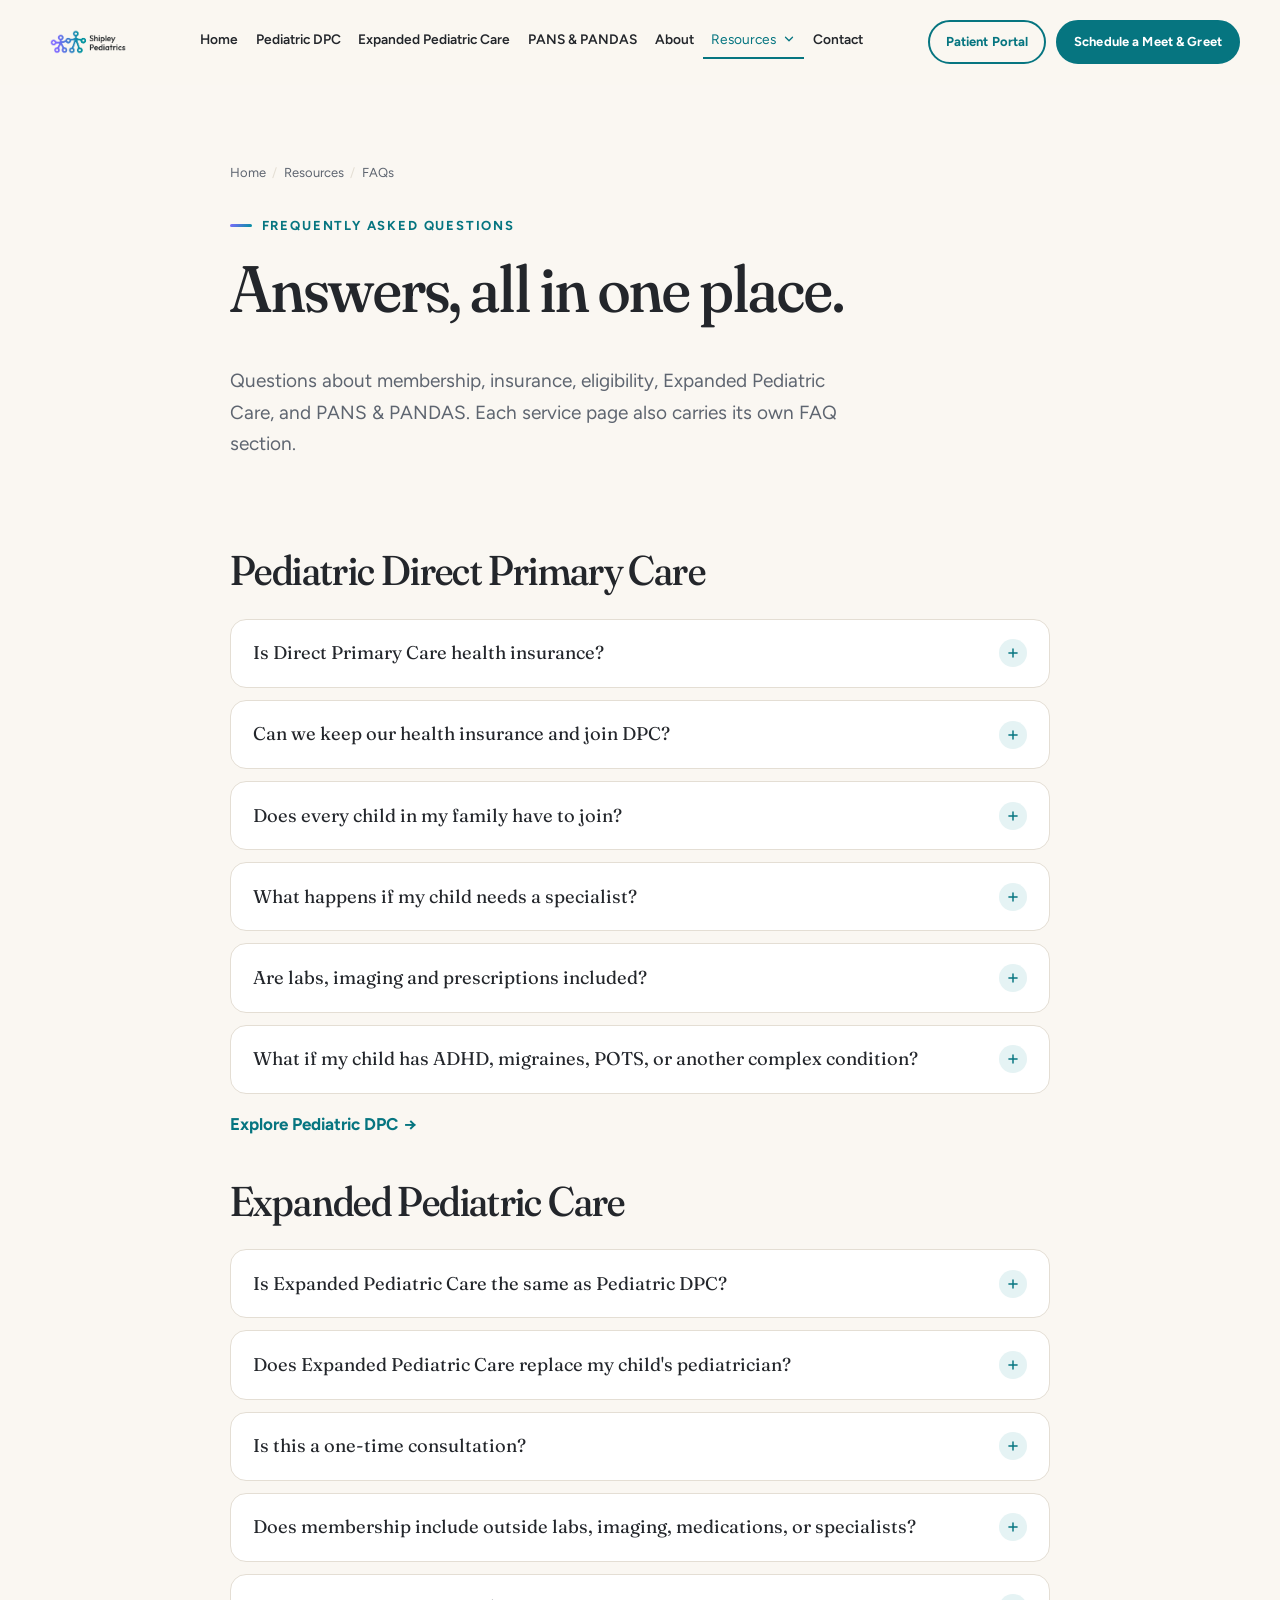
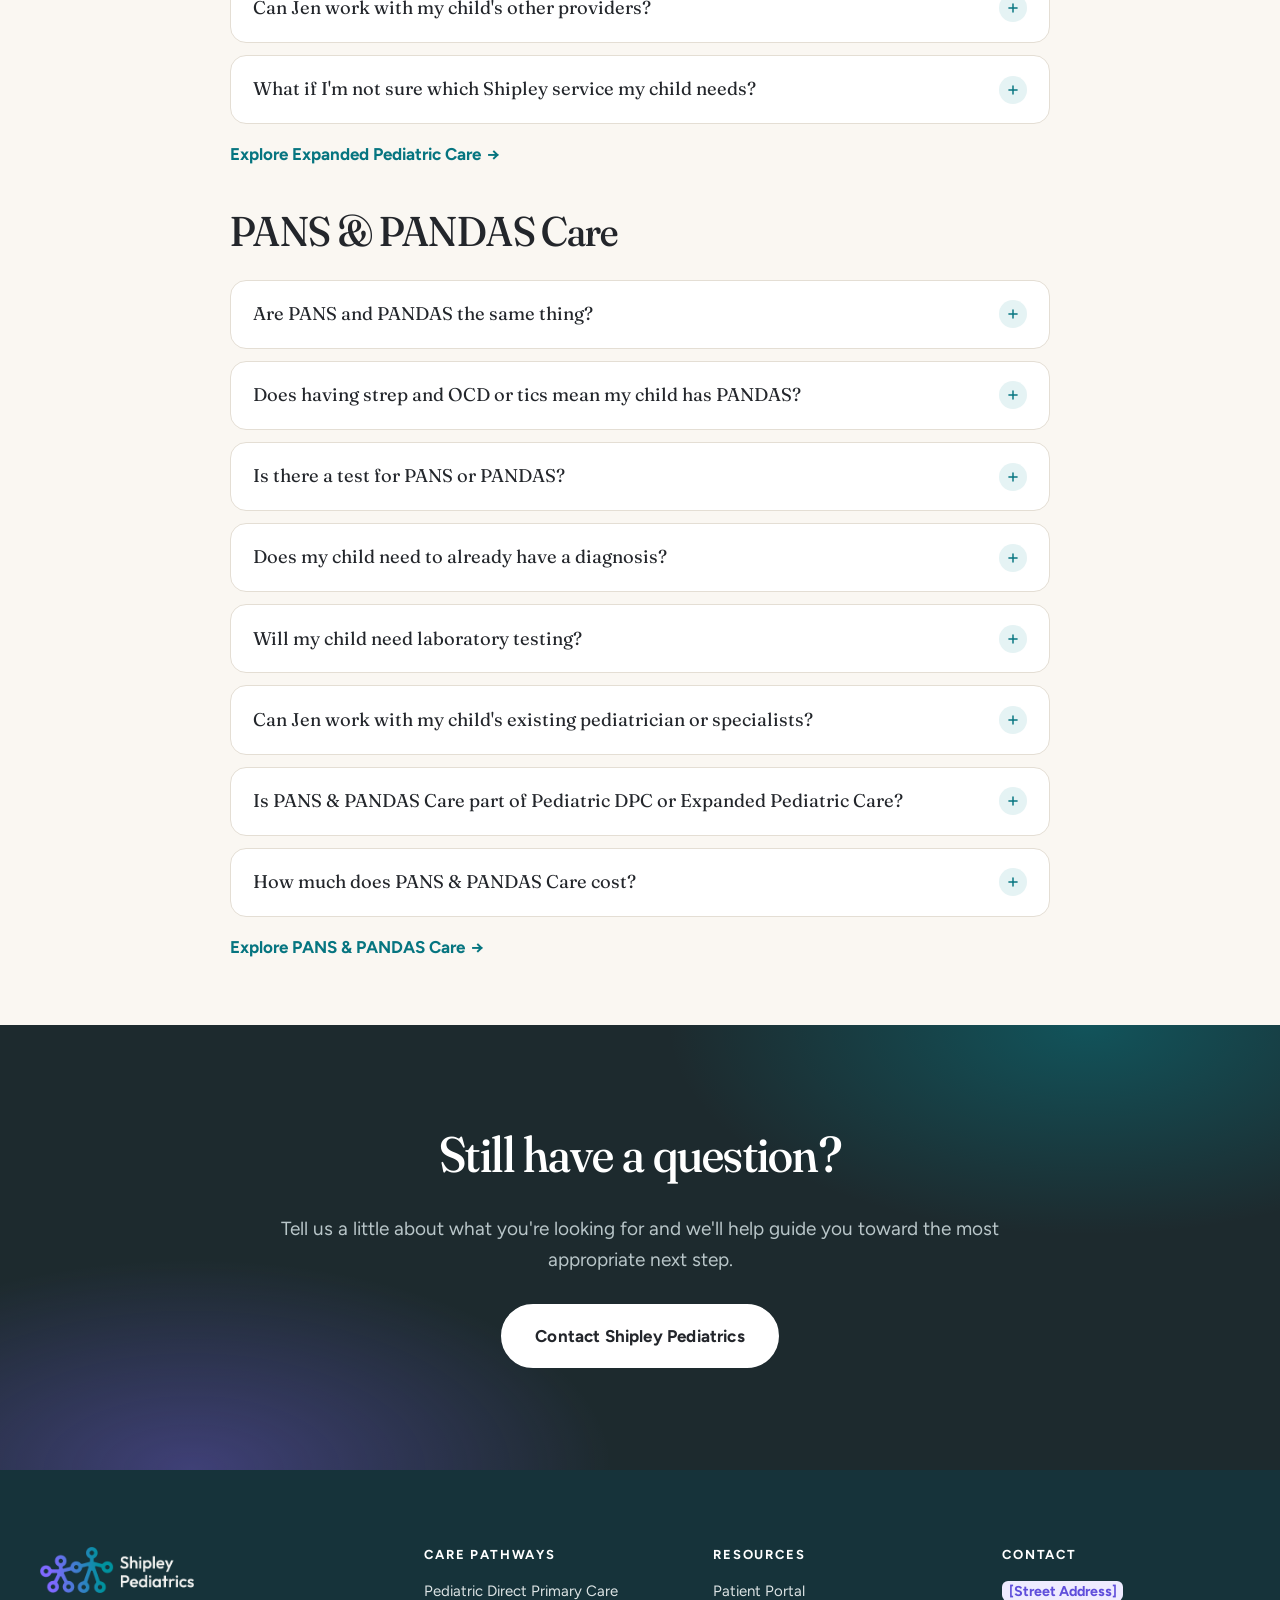
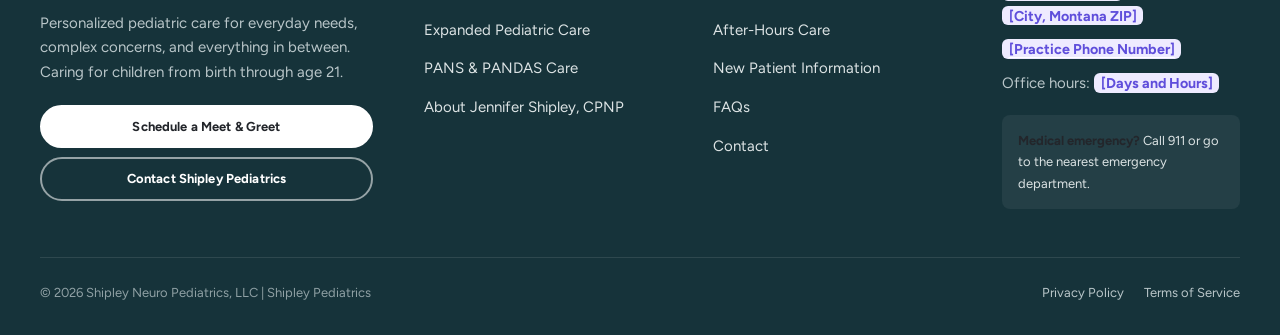
<file: faqs.html>
<!DOCTYPE html>
<html lang="en" class="no-js">
<head>
  <meta charset="UTF-8">
  <meta name="viewport" content="width=device-width, initial-scale=1">
  <title>Frequently Asked Questions | Shipley Pediatrics</title>
  <meta name="description" content="Answers to common questions about Pediatric Direct Primary Care, Expanded Pediatric Care, and PANS &amp; PANDAS Care at Shipley Pediatrics.">
  <link rel="canonical" href="https://aririkushimeikito.github.io/josh2/faqs">

  <!-- Open Graph / social -->
  <meta property="og:type" content="website">
  <meta property="og:site_name" content="Shipley Pediatrics">
  <meta property="og:title" content="Frequently Asked Questions | Shipley Pediatrics">
  <meta property="og:description" content="Answers to common questions about Pediatric Direct Primary Care, Expanded Pediatric Care, and PANS &amp; PANDAS Care at Shipley Pediatrics.">
  <meta property="og:url" content="https://aririkushimeikito.github.io/josh2/faqs">
  <meta property="og:image" content="https://aririkushimeikito.github.io/josh2/images/logo/logo-full-color-white-bg.png">
  <meta name="twitter:card" content="summary">

  <!-- Favicon (from supplied logo mark) -->
  <link rel="icon" type="image/png" sizes="32x32" href="favicon/favicon-32.png">
  <link rel="icon" type="image/png" sizes="256x256" href="favicon/favicon.png">
  <link rel="apple-touch-icon" href="favicon/apple-touch-icon.png">

  <!-- Typography: Fraunces (headings) + Figtree (body). Fallbacks are defined in CSS. -->
  <link rel="preconnect" href="https://fonts.googleapis.com">
  <link rel="preconnect" href="https://fonts.gstatic.com" crossorigin>
  <link href="https://fonts.googleapis.com/css2?family=Figtree:wght@400;500;600;700&family=Fraunces:ital,opsz,wght,SOFT@0,9..144,300..600,50;1,9..144,300..600,50&display=swap" rel="stylesheet">

  <link rel="stylesheet" href="css/styles.css">
  <script type="application/ld+json">
[
  {
    "@context": "https://schema.org",
    "@type": "FAQPage",
    "mainEntity": [
      {
        "@type": "Question",
        "name": "Is Direct Primary Care health insurance?",
        "acceptedAnswer": {
          "@type": "Answer",
          "text": "No. DPC is a membership arrangement for primary care services provided by Shipley Pediatrics. Families should maintain appropriate insurance coverage for healthcare needs and services outside the membership."
        }
      },
      {
        "@type": "Question",
        "name": "Can we keep our health insurance and join DPC?",
        "acceptedAnswer": {
          "@type": "Answer",
          "text": "Yes, generally families can maintain health insurance while participating in DPC. However, eligibility can be affected by Shipley Pediatrics' existing agreements with certain insurance carriers. Currently, patients covered by Blue Cross Blue Shield or Montana Medicaid are not eligible for Shipley's DPC membership."
        }
      },
      {
        "@type": "Question",
        "name": "Does every child in my family have to join?",
        "acceptedAnswer": {
          "@type": "Answer",
          "text": "Membership can be structured around the children your family wishes to enroll, subject to Shipley Pediatrics' membership and eligibility requirements."
        }
      },
      {
        "@type": "Question",
        "name": "What happens if my child needs a specialist?",
        "acceptedAnswer": {
          "@type": "Answer",
          "text": "Jen can help determine when specialty care is appropriate and help coordinate your child's next steps. Services provided by outside specialists are not included in the DPC membership."
        }
      },
      {
        "@type": "Question",
        "name": "Are labs, imaging and prescriptions included?",
        "acceptedAnswer": {
          "@type": "Answer",
          "text": "Outside laboratory testing, imaging, medications, and other third-party services are generally separate from the DPC membership and may be billed by those providers or processed through your insurance."
        }
      },
      {
        "@type": "Question",
        "name": "What if my child has ADHD, migraines, POTS, or another complex condition?",
        "acceptedAnswer": {
          "@type": "Answer",
          "text": "One of Shipley Pediatrics' unique strengths is Jen's extensive background caring for children with neurologic and complex pediatric conditions. Depending on your child's needs, some concerns may be appropriately managed through primary care while others may benefit from Shipley's Expanded Pediatric Care services.Explore Expanded Pediatric Care"
        }
      },
      {
        "@type": "Question",
        "name": "Is Expanded Pediatric Care the same as Pediatric DPC?",
        "acceptedAnswer": {
          "@type": "Answer",
          "text": "No. Pediatric DPC is designed to provide your child's ongoing primary care. Expanded Pediatric Care is designed for children who need more specialized, in-depth, or ongoing support for complex health concerns."
        }
      },
      {
        "@type": "Question",
        "name": "Does Expanded Pediatric Care replace my child's pediatrician?",
        "acceptedAnswer": {
          "@type": "Answer",
          "text": "Not necessarily. Families may maintain their existing pediatrician or primary care provider while working with Jen for Expanded Pediatric Care."
        }
      },
      {
        "@type": "Question",
        "name": "Is this a one-time consultation?",
        "acceptedAnswer": {
          "@type": "Answer",
          "text": "Expanded Pediatric Care is structured as an ongoing monthly membership so Jen can follow your child's progress, make adjustments, and provide continuity over time."
        }
      },
      {
        "@type": "Question",
        "name": "Does membership include outside labs, imaging, medications, or specialists?",
        "acceptedAnswer": {
          "@type": "Answer",
          "text": "Services provided outside Shipley Pediatrics—including outside laboratory testing, imaging, medications, hospital services, and specialty care—are separate from the membership and may be billed by those providers or processed through your insurance."
        }
      },
      {
        "@type": "Question",
        "name": "Can Jen work with my child's other providers?",
        "acceptedAnswer": {
          "@type": "Answer",
          "text": "Care coordination can be an important part of managing complex pediatric concerns. When appropriate, Shipley Pediatrics can help coordinate with your child's primary care provider, specialists, therapists, and other members of their care team."
        }
      },
      {
        "@type": "Question",
        "name": "What if I'm not sure which Shipley service my child needs?",
        "acceptedAnswer": {
          "@type": "Answer",
          "text": "That's okay. Contact Shipley Pediatrics and tell us a little about what you're looking for. We'll help guide you toward the most appropriate next step."
        }
      },
      {
        "@type": "Question",
        "name": "Are PANS and PANDAS the same thing?",
        "acceptedAnswer": {
          "@type": "Answer",
          "text": "No. PANS describes a clinical syndrome involving the abrupt onset of specific neuropsychiatric symptoms and can have different possible triggers or associations. PANDAS is generally considered a subset associated with group A streptococcal infection."
        }
      },
      {
        "@type": "Question",
        "name": "Does having strep and OCD or tics mean my child has PANDAS?",
        "acceptedAnswer": {
          "@type": "Answer",
          "text": "Not necessarily. Strep infections are common in children, as are conditions such as OCD and tic disorders. The timing, abruptness, symptom pattern, medical history, and other diagnostic considerations are important when evaluating possible PANDAS."
        }
      },
      {
        "@type": "Question",
        "name": "Is there a test for PANS or PANDAS?",
        "acceptedAnswer": {
          "@type": "Answer",
          "text": "There is currently no single laboratory test or biomarker that can definitively diagnose PANS or PANDAS. Diagnosis requires clinical evaluation and consideration of other possible explanations for a child's symptoms."
        }
      },
      {
        "@type": "Question",
        "name": "Does my child need to already have a diagnosis?",
        "acceptedAnswer": {
          "@type": "Answer",
          "text": "No. Shipley Pediatrics can work with families who are concerned about sudden changes and are seeking further evaluation as well as families whose child has previously been diagnosed."
        }
      },
      {
        "@type": "Question",
        "name": "Will my child need laboratory testing?",
        "acceptedAnswer": {
          "@type": "Answer",
          "text": "Not necessarily. Testing should be based on your child's individual history, symptoms, physical findings, and clinical needs rather than using the same panel of tests for every child."
        }
      },
      {
        "@type": "Question",
        "name": "Can Jen work with my child's existing pediatrician or specialists?",
        "acceptedAnswer": {
          "@type": "Answer",
          "text": "Yes. When appropriate, collaboration with your child's existing healthcare team can be an important part of caring for complex symptoms."
        }
      },
      {
        "@type": "Question",
        "name": "Is PANS & PANDAS Care part of Pediatric DPC or Expanded Pediatric Care?",
        "acceptedAnswer": {
          "@type": "Answer",
          "text": "PANS & PANDAS Care is being developed as a dedicated specialty care pathway within Shipley Pediatrics. Our team can help you understand which Shipley service is most appropriate for your child's needs."
        }
      },
      {
        "@type": "Question",
        "name": "How much does PANS & PANDAS Care cost?",
        "acceptedAnswer": {
          "@type": "Answer",
          "text": "We are currently finalizing the service and pricing structure. Please contact Shipley Pediatrics for current information and to discuss next steps."
        }
      }
    ]
  },
  {
    "@context": "https://schema.org",
    "@type": "BreadcrumbList",
    "itemListElement": [
      {
        "@type": "ListItem",
        "position": 1,
        "name": "Home",
        "item": "https://aririkushimeikito.github.io/josh2/"
      },
      {
        "@type": "ListItem",
        "position": 2,
        "name": "Resources",
        "item": "https://aririkushimeikito.github.io/josh2/resources"
      },
      {
        "@type": "ListItem",
        "position": 3,
        "name": "FAQs",
        "item": "https://aririkushimeikito.github.io/josh2/faqs"
      }
    ]
  }
]
  </script>
</head>
<body>
  <a class="skip-link" href="#main">Skip to main content</a>

  <!-- HEADER — Wix equivalent: Wix Header + Wix Menu + two Wix Buttons -->
  <header class="site-header">
    <div class="container header-inner">
      <a class="brand" href="index.html" aria-label="Shipley Pediatrics — Home">
        <img src="images/logo/logo-full-color.png" alt="Shipley Pediatrics" width="467" height="214">
      </a>

      <nav class="nav" aria-label="Primary">
        <ul class="nav__list">
        <li class="nav__item"><a class="nav__link" href="index.html">Home</a></li>
        <li class="nav__item"><a class="nav__link" href="pediatric-dpc.html">Pediatric DPC</a></li>
        <li class="nav__item"><a class="nav__link" href="expanded-pediatric-care.html">Expanded Pediatric Care</a></li>
        <li class="nav__item"><a class="nav__link" href="pans-pandas.html">PANS &amp; PANDAS</a></li>
        <li class="nav__item"><a class="nav__link" href="about.html">About</a></li>
        <li class="nav__item nav__item--dropdown">
          <button class="nav__link nav__dropdown-btn" type="button" aria-expanded="false" aria-haspopup="true" aria-controls="resources-menu" aria-current="page">Resources <svg viewBox="0 0 24 24" fill="none" stroke="currentColor" stroke-width="2.2" stroke-linecap="round" stroke-linejoin="round" aria-hidden="true"><path d="m6 9 6 6 6-6"/></svg></button>
          <ul class="nav__dropdown" id="resources-menu">
            <li><a href="patient-portal.html"><span class="nav__dropdown-dot"></span>Patient Portal</a></li><li><a href="after-hours-care.html"><span class="nav__dropdown-dot"></span>After-Hours Care</a></li><li><a href="new-patient-information.html"><span class="nav__dropdown-dot"></span>New Patient Information</a></li><li><a href="faqs.html" aria-current="page"><span class="nav__dropdown-dot"></span>FAQs</a></li><li><a href="contact.html"><span class="nav__dropdown-dot"></span>Contact</a></li>
          </ul>
        </li>
        <li class="nav__item"><a class="nav__link" href="contact.html">Contact</a></li>
        </ul>
      </nav>

      <div class="header-utils">
        <a class="btn btn--secondary btn--sm" href="patient-portal.html">Patient Portal</a>
        <a class="btn btn--sm btn--primary-cta" href="schedule-meet-and-greet.html">Schedule a Meet &amp; Greet</a>
        <button class="menu-toggle" type="button" aria-expanded="false" aria-controls="mobile-nav" aria-label="Open menu"><span></span></button>
      </div>
    </div>
  </header>

  <!-- MOBILE MENU — Wix equivalent: Wix Mobile Menu -->
  <div class="mobile-nav" id="mobile-nav">
    <div class="mobile-nav__ctas">
      <a class="btn" href="schedule-meet-and-greet.html">Schedule a Meet &amp; Greet</a>
      <a class="btn btn--secondary" href="patient-portal.html">Patient Portal</a>
    </div>
    <ul class="mobile-nav__list">
      <li><a href="index.html">Home</a></li><li><a href="pediatric-dpc.html">Pediatric DPC</a></li><li><a href="expanded-pediatric-care.html">Expanded Pediatric Care</a></li><li><a href="pans-pandas.html">PANS &amp; PANDAS</a></li><li><a href="about.html">About</a></li>
      <li>
        <details open>
          <summary>Resources</summary>
          <ul class="mobile-nav__sub"><li><a href="patient-portal.html">Patient Portal</a></li><li><a href="after-hours-care.html">After-Hours Care</a></li><li><a href="new-patient-information.html">New Patient Information</a></li><li><a href="faqs.html" aria-current="page">FAQs</a></li><li><a href="contact.html">Contact</a></li></ul>
        </details>
      </li>
      <li><a href="contact.html">Contact</a></li>
    </ul>
  </div>

  <main id="main">

<section class="hero page-hero" style="padding-bottom:1.5rem">
  <div class="container container--narrow">
    <ol class="breadcrumbs"><li><a href="index.html">Home</a></li><li><a href="resources.html">Resources</a></li><li aria-current="page">FAQs</li></ol>
    <p class="eyebrow reveal">Frequently asked questions</p>
    <h1 class="reveal" data-delay="1">Answers, all in one place.</h1>
    <p class="hero__text reveal" data-delay="2">Questions about membership, insurance, eligibility, Expanded Pediatric Care, and PANS &amp; PANDAS. Each service page also carries its own FAQ section.</p>
  </div>
</section>
<section class="section section--sm">
  <div class="container container--narrow">
    <h2 class="faq__group-title" id="dpc" style="margin-top:0">Pediatric Direct Primary Care</h2>
    <div class="reveal"><div class="faq">
  <details class="faq__item">
    <summary class="faq__q">Is Direct Primary Care health insurance?</summary>
    <div class="faq__a"><p>No. DPC is a membership arrangement for primary care services provided by Shipley Pediatrics. Families should maintain appropriate insurance coverage for healthcare needs and services outside the membership.</p></div>
  </details>
  <details class="faq__item">
    <summary class="faq__q">Can we keep our health insurance and join DPC?</summary>
    <div class="faq__a"><p>Yes, generally families can maintain health insurance while participating in DPC. However, eligibility can be affected by Shipley Pediatrics' existing agreements with certain insurance carriers. Currently, patients covered by Blue Cross Blue Shield or Montana Medicaid are not eligible for Shipley's DPC membership.</p></div>
  </details>
  <details class="faq__item">
    <summary class="faq__q">Does every child in my family have to join?</summary>
    <div class="faq__a"><p>Membership can be structured around the children your family wishes to enroll, subject to Shipley Pediatrics' membership and eligibility requirements.</p></div>
  </details>
  <details class="faq__item">
    <summary class="faq__q">What happens if my child needs a specialist?</summary>
    <div class="faq__a"><p>Jen can help determine when specialty care is appropriate and help coordinate your child's next steps. Services provided by outside specialists are not included in the DPC membership.</p></div>
  </details>
  <details class="faq__item">
    <summary class="faq__q">Are labs, imaging and prescriptions included?</summary>
    <div class="faq__a"><p>Outside laboratory testing, imaging, medications, and other third-party services are generally separate from the DPC membership and may be billed by those providers or processed through your insurance.</p></div>
  </details>
  <details class="faq__item">
    <summary class="faq__q">What if my child has ADHD, migraines, POTS, or another complex condition?</summary>
    <div class="faq__a"><p>One of Shipley Pediatrics' unique strengths is Jen's extensive background caring for children with neurologic and complex pediatric conditions. Depending on your child's needs, some concerns may be appropriately managed through primary care while others may benefit from Shipley's Expanded Pediatric Care services.</p><p><a class="text-link" href="expanded-pediatric-care.html">Explore Expanded Pediatric Care</a></p></div>
  </details>
</div></div>
    <p style="margin-top:1rem"><a class="text-link" href="pediatric-dpc.html">Explore Pediatric DPC</a></p>

    <h2 class="faq__group-title" id="expanded">Expanded Pediatric Care</h2>
    <div class="reveal"><div class="faq">
  <details class="faq__item">
    <summary class="faq__q">Is Expanded Pediatric Care the same as Pediatric DPC?</summary>
    <div class="faq__a"><p>No. Pediatric DPC is designed to provide your child's ongoing primary care. Expanded Pediatric Care is designed for children who need more specialized, in-depth, or ongoing support for complex health concerns.</p></div>
  </details>
  <details class="faq__item">
    <summary class="faq__q">Does Expanded Pediatric Care replace my child's pediatrician?</summary>
    <div class="faq__a"><p>Not necessarily. Families may maintain their existing pediatrician or primary care provider while working with Jen for Expanded Pediatric Care.</p></div>
  </details>
  <details class="faq__item">
    <summary class="faq__q">Is this a one-time consultation?</summary>
    <div class="faq__a"><p>Expanded Pediatric Care is structured as an ongoing monthly membership so Jen can follow your child's progress, make adjustments, and provide continuity over time.</p></div>
  </details>
  <details class="faq__item">
    <summary class="faq__q">Does membership include outside labs, imaging, medications, or specialists?</summary>
    <div class="faq__a"><p>Services provided outside Shipley Pediatrics—including outside laboratory testing, imaging, medications, hospital services, and specialty care—are separate from the membership and may be billed by those providers or processed through your insurance.</p></div>
  </details>
  <details class="faq__item">
    <summary class="faq__q">Can Jen work with my child's other providers?</summary>
    <div class="faq__a"><p>Care coordination can be an important part of managing complex pediatric concerns. When appropriate, Shipley Pediatrics can help coordinate with your child's primary care provider, specialists, therapists, and other members of their care team.</p></div>
  </details>
  <details class="faq__item">
    <summary class="faq__q">What if I'm not sure which Shipley service my child needs?</summary>
    <div class="faq__a"><p>That's okay. Contact Shipley Pediatrics and tell us a little about what you're looking for. We'll help guide you toward the most appropriate next step.</p></div>
  </details>
</div></div>
    <p style="margin-top:1rem"><a class="text-link" href="expanded-pediatric-care.html">Explore Expanded Pediatric Care</a></p>

    <h2 class="faq__group-title" id="pans">PANS &amp; PANDAS Care</h2>
    <div class="reveal"><div class="faq">
  <details class="faq__item">
    <summary class="faq__q">Are PANS and PANDAS the same thing?</summary>
    <div class="faq__a"><p>No. PANS describes a clinical syndrome involving the abrupt onset of specific neuropsychiatric symptoms and can have different possible triggers or associations. PANDAS is generally considered a subset associated with group A streptococcal infection.</p></div>
  </details>
  <details class="faq__item">
    <summary class="faq__q">Does having strep and OCD or tics mean my child has PANDAS?</summary>
    <div class="faq__a"><p>Not necessarily. Strep infections are common in children, as are conditions such as OCD and tic disorders. The timing, abruptness, symptom pattern, medical history, and other diagnostic considerations are important when evaluating possible PANDAS.</p></div>
  </details>
  <details class="faq__item">
    <summary class="faq__q">Is there a test for PANS or PANDAS?</summary>
    <div class="faq__a"><p>There is currently no single laboratory test or biomarker that can definitively diagnose PANS or PANDAS. Diagnosis requires clinical evaluation and consideration of other possible explanations for a child's symptoms.</p></div>
  </details>
  <details class="faq__item">
    <summary class="faq__q">Does my child need to already have a diagnosis?</summary>
    <div class="faq__a"><p>No. Shipley Pediatrics can work with families who are concerned about sudden changes and are seeking further evaluation as well as families whose child has previously been diagnosed.</p></div>
  </details>
  <details class="faq__item">
    <summary class="faq__q">Will my child need laboratory testing?</summary>
    <div class="faq__a"><p>Not necessarily. Testing should be based on your child's individual history, symptoms, physical findings, and clinical needs rather than using the same panel of tests for every child.</p></div>
  </details>
  <details class="faq__item">
    <summary class="faq__q">Can Jen work with my child's existing pediatrician or specialists?</summary>
    <div class="faq__a"><p>Yes. When appropriate, collaboration with your child's existing healthcare team can be an important part of caring for complex symptoms.</p></div>
  </details>
  <details class="faq__item">
    <summary class="faq__q">Is PANS &amp; PANDAS Care part of Pediatric DPC or Expanded Pediatric Care?</summary>
    <div class="faq__a"><p>PANS &amp; PANDAS Care is being developed as a dedicated specialty care pathway within Shipley Pediatrics. Our team can help you understand which Shipley service is most appropriate for your child's needs.</p></div>
  </details>
  <details class="faq__item">
    <summary class="faq__q">How much does PANS &amp; PANDAS Care cost?</summary>
    <div class="faq__a"><p>We are currently finalizing the service and pricing structure. Please contact Shipley Pediatrics for current information and to discuss next steps.</p></div>
  </details>
</div></div>
    <p style="margin-top:1rem"><a class="text-link" href="pans-pandas.html">Explore PANS &amp; PANDAS Care</a></p>
  </div>
</section>

<!-- FINAL CTA — Wix equivalent: Wix Section (dark background) + Heading + Text + Button -->
<section class="section cta-band">
  <div class="container reveal">
    <h2>Still have a question?</h2>
    <p>Tell us a little about what you're looking for and we'll help guide you toward the most appropriate next step.</p>
    <div class="cluster">
        <a class="btn btn--light btn--lg" href="contact.html?interest=general#message">Contact Shipley Pediatrics</a>
    </div>
  </div>
</section>

  </main>

  <!-- FOOTER — Wix equivalent: Wix Footer (4 columns) -->
  <footer class="site-footer">
    <div class="container">
      <div class="footer__grid">
        <div class="footer__brand">
          <img src="images/logo/logo-white-text-horizontal.png" alt="Shipley Pediatrics" width="362" height="108">
          <p>Personalized pediatric care for everyday needs, complex concerns, and everything in between. Caring for children from birth through age 21.</p>
          <div class="footer__ctas">
            <a class="btn btn--light btn--sm" href="schedule-meet-and-greet.html">Schedule a Meet &amp; Greet</a>
            <a class="btn btn--outline-light btn--sm" href="contact.html">Contact Shipley Pediatrics</a>
          </div>
        </div>
        <div>
          <h3>Care Pathways</h3>
          <ul class="footer__list">
            <li><a href="pediatric-dpc.html">Pediatric Direct Primary Care</a></li>
            <li><a href="expanded-pediatric-care.html">Expanded Pediatric Care</a></li>
            <li><a href="pans-pandas.html">PANS &amp; PANDAS Care</a></li>
            <li><a href="about.html">About Jennifer Shipley, CPNP</a></li>
          </ul>
        </div>
        <div>
          <h3>Resources</h3>
          <ul class="footer__list">
            <li><a href="patient-portal.html">Patient Portal</a></li>
            <li><a href="after-hours-care.html">After-Hours Care</a></li>
            <li><a href="new-patient-information.html">New Patient Information</a></li>
            <li><a href="faqs.html">FAQs</a></li>
            <li><a href="contact.html">Contact</a></li>
          </ul>
        </div>
        <div>
          <h3>Contact</h3>
          <div class="footer__contact">
            <span><span class="placeholder">[Street Address]</span><br><span class="placeholder">[City, Montana ZIP]</span></span>
            <a href="tel:+1" data-placeholder="phone"><span class="placeholder">[Practice Phone Number]</span></a>
            <span>Office hours: <span class="placeholder">[Days and Hours]</span></span>
          </div>
          <div class="footer__emergency"><strong>Medical emergency?</strong> Call 911 or go to the nearest emergency department.</div>
        </div>
      </div>
      <div class="footer__bottom">
        <span>&copy; 2026 Shipley Neuro Pediatrics, LLC&nbsp;|&nbsp;Shipley Pediatrics</span>
        <nav class="footer__legal" aria-label="Legal">
          <a href="privacy-policy.html">Privacy Policy</a>
          <a href="terms-of-service.html">Terms of Service</a>
        </nav>
      </div>
    </div>
  </footer>

  <script src="js/main.js"></script>
</body>
</html>
</file>
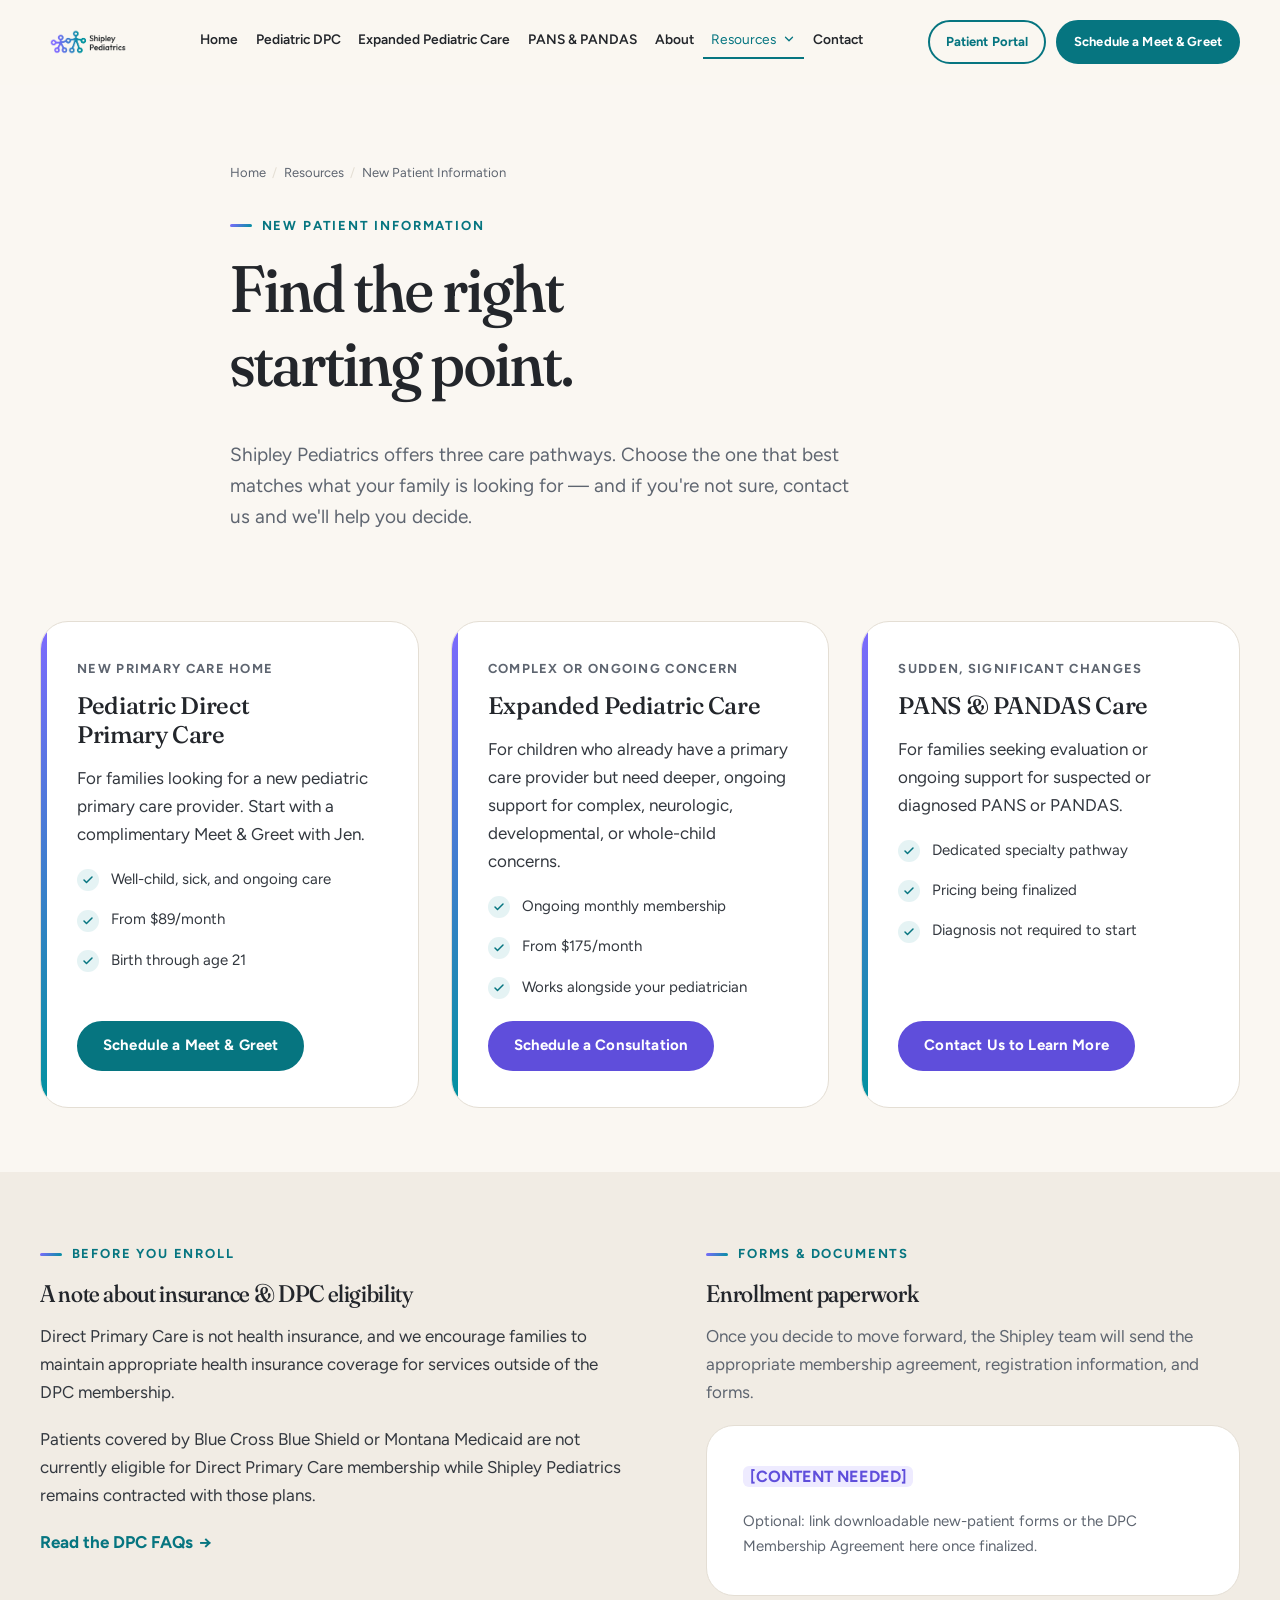
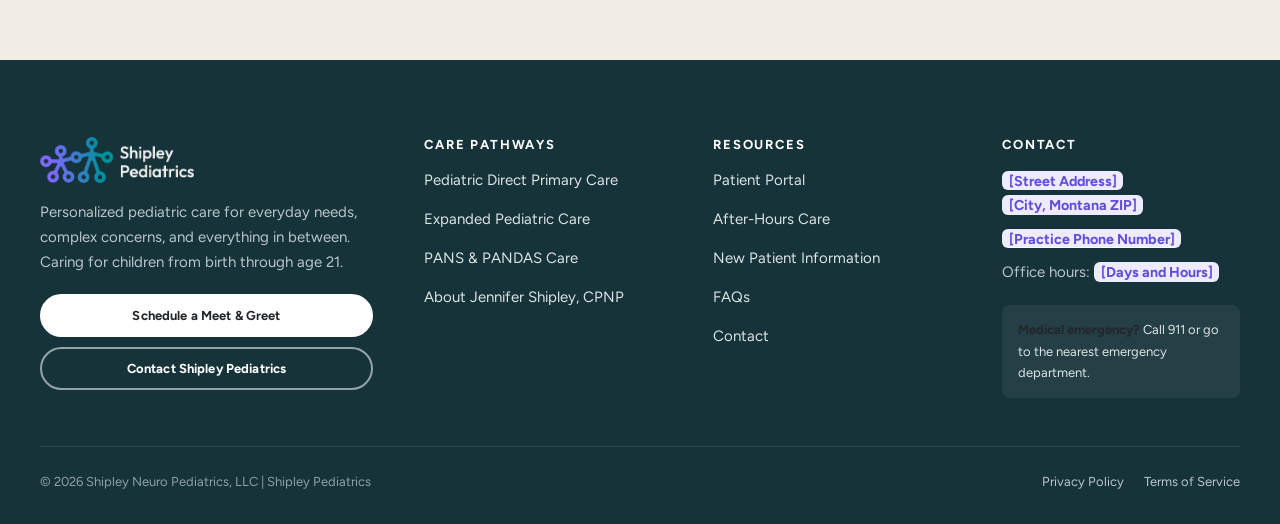
<file: new-patient-information.html>
<!DOCTYPE html>
<html lang="en" class="no-js">
<head>
  <meta charset="UTF-8">
  <meta name="viewport" content="width=device-width, initial-scale=1">
  <title>New Patient Information | Shipley Pediatrics</title>
  <meta name="description" content="New to Shipley Pediatrics? Find the right starting point: Pediatric Direct Primary Care, Expanded Pediatric Care, or PANS &amp; PANDAS Care.">
  <link rel="canonical" href="https://aririkushimeikito.github.io/josh2/new-patient-information">

  <!-- Open Graph / social -->
  <meta property="og:type" content="website">
  <meta property="og:site_name" content="Shipley Pediatrics">
  <meta property="og:title" content="New Patient Information | Shipley Pediatrics">
  <meta property="og:description" content="New to Shipley Pediatrics? Find the right starting point: Pediatric Direct Primary Care, Expanded Pediatric Care, or PANS &amp; PANDAS Care.">
  <meta property="og:url" content="https://aririkushimeikito.github.io/josh2/new-patient-information">
  <meta property="og:image" content="https://aririkushimeikito.github.io/josh2/images/logo/logo-full-color-white-bg.png">
  <meta name="twitter:card" content="summary">

  <!-- Favicon (from supplied logo mark) -->
  <link rel="icon" type="image/png" sizes="32x32" href="favicon/favicon-32.png">
  <link rel="icon" type="image/png" sizes="256x256" href="favicon/favicon.png">
  <link rel="apple-touch-icon" href="favicon/apple-touch-icon.png">

  <!-- Typography: Fraunces (headings) + Figtree (body). Fallbacks are defined in CSS. -->
  <link rel="preconnect" href="https://fonts.googleapis.com">
  <link rel="preconnect" href="https://fonts.gstatic.com" crossorigin>
  <link href="https://fonts.googleapis.com/css2?family=Figtree:wght@400;500;600;700&family=Fraunces:ital,opsz,wght,SOFT@0,9..144,300..600,50;1,9..144,300..600,50&display=swap" rel="stylesheet">

  <link rel="stylesheet" href="css/styles.css">
  <script type="application/ld+json">
[
  {
    "@context": "https://schema.org",
    "@type": "BreadcrumbList",
    "itemListElement": [
      {
        "@type": "ListItem",
        "position": 1,
        "name": "Home",
        "item": "https://aririkushimeikito.github.io/josh2/"
      },
      {
        "@type": "ListItem",
        "position": 2,
        "name": "Resources",
        "item": "https://aririkushimeikito.github.io/josh2/resources"
      },
      {
        "@type": "ListItem",
        "position": 3,
        "name": "New Patient Information",
        "item": "https://aririkushimeikito.github.io/josh2/new-patient-information"
      }
    ]
  }
]
  </script>
</head>
<body>
  <a class="skip-link" href="#main">Skip to main content</a>

  <!-- HEADER — Wix equivalent: Wix Header + Wix Menu + two Wix Buttons -->
  <header class="site-header">
    <div class="container header-inner">
      <a class="brand" href="index.html" aria-label="Shipley Pediatrics — Home">
        <img src="images/logo/logo-full-color.png" alt="Shipley Pediatrics" width="467" height="214">
      </a>

      <nav class="nav" aria-label="Primary">
        <ul class="nav__list">
        <li class="nav__item"><a class="nav__link" href="index.html">Home</a></li>
        <li class="nav__item"><a class="nav__link" href="pediatric-dpc.html">Pediatric DPC</a></li>
        <li class="nav__item"><a class="nav__link" href="expanded-pediatric-care.html">Expanded Pediatric Care</a></li>
        <li class="nav__item"><a class="nav__link" href="pans-pandas.html">PANS &amp; PANDAS</a></li>
        <li class="nav__item"><a class="nav__link" href="about.html">About</a></li>
        <li class="nav__item nav__item--dropdown">
          <button class="nav__link nav__dropdown-btn" type="button" aria-expanded="false" aria-haspopup="true" aria-controls="resources-menu" aria-current="page">Resources <svg viewBox="0 0 24 24" fill="none" stroke="currentColor" stroke-width="2.2" stroke-linecap="round" stroke-linejoin="round" aria-hidden="true"><path d="m6 9 6 6 6-6"/></svg></button>
          <ul class="nav__dropdown" id="resources-menu">
            <li><a href="patient-portal.html"><span class="nav__dropdown-dot"></span>Patient Portal</a></li><li><a href="after-hours-care.html"><span class="nav__dropdown-dot"></span>After-Hours Care</a></li><li><a href="new-patient-information.html" aria-current="page"><span class="nav__dropdown-dot"></span>New Patient Information</a></li><li><a href="faqs.html"><span class="nav__dropdown-dot"></span>FAQs</a></li><li><a href="contact.html"><span class="nav__dropdown-dot"></span>Contact</a></li>
          </ul>
        </li>
        <li class="nav__item"><a class="nav__link" href="contact.html">Contact</a></li>
        </ul>
      </nav>

      <div class="header-utils">
        <a class="btn btn--secondary btn--sm" href="patient-portal.html">Patient Portal</a>
        <a class="btn btn--sm btn--primary-cta" href="schedule-meet-and-greet.html">Schedule a Meet &amp; Greet</a>
        <button class="menu-toggle" type="button" aria-expanded="false" aria-controls="mobile-nav" aria-label="Open menu"><span></span></button>
      </div>
    </div>
  </header>

  <!-- MOBILE MENU — Wix equivalent: Wix Mobile Menu -->
  <div class="mobile-nav" id="mobile-nav">
    <div class="mobile-nav__ctas">
      <a class="btn" href="schedule-meet-and-greet.html">Schedule a Meet &amp; Greet</a>
      <a class="btn btn--secondary" href="patient-portal.html">Patient Portal</a>
    </div>
    <ul class="mobile-nav__list">
      <li><a href="index.html">Home</a></li><li><a href="pediatric-dpc.html">Pediatric DPC</a></li><li><a href="expanded-pediatric-care.html">Expanded Pediatric Care</a></li><li><a href="pans-pandas.html">PANS &amp; PANDAS</a></li><li><a href="about.html">About</a></li>
      <li>
        <details open>
          <summary>Resources</summary>
          <ul class="mobile-nav__sub"><li><a href="patient-portal.html">Patient Portal</a></li><li><a href="after-hours-care.html">After-Hours Care</a></li><li><a href="new-patient-information.html" aria-current="page">New Patient Information</a></li><li><a href="faqs.html">FAQs</a></li><li><a href="contact.html">Contact</a></li></ul>
        </details>
      </li>
      <li><a href="contact.html">Contact</a></li>
    </ul>
  </div>

  <main id="main">

<section class="hero page-hero" style="padding-bottom:1.5rem">
  <div class="container container--narrow">
    <ol class="breadcrumbs"><li><a href="index.html">Home</a></li><li><a href="resources.html">Resources</a></li><li aria-current="page">New Patient Information</li></ol>
    <p class="eyebrow reveal">New patient information</p>
    <h1 class="reveal" data-delay="1">Find the right starting point.</h1>
    <p class="hero__text reveal" data-delay="2">Shipley Pediatrics offers three care pathways. Choose the one that best matches what your family is looking for — and if you're not sure, contact us and we'll help you decide.</p>
  </div>
</section>
<section class="section section--sm">
  <div class="container grid grid--3">
    <article class="card card--pathway reveal">
      <span class="card__tag">New primary care home</span>
      <h3>Pediatric Direct Primary Care</h3>
      <div class="card__body">
        <p>For families looking for a new pediatric primary care provider. Start with a complimentary Meet &amp; Greet with Jen.</p>
        <ul class="checklist small"><li>Well-child, sick, and ongoing care</li><li>From $89/month</li><li>Birth through age 21</li></ul>
      </div>
      <a class="btn" href="schedule-meet-and-greet.html" style="margin-top:1rem">Schedule a Meet &amp; Greet</a>
    </article>
    <article class="card card--pathway reveal" data-delay="1">
      <span class="card__tag">Complex or ongoing concern</span>
      <h3>Expanded Pediatric Care</h3>
      <div class="card__body">
        <p>For children who already have a primary care provider but need deeper, ongoing support for complex, neurologic, developmental, or whole-child concerns.</p>
        <ul class="checklist small"><li>Ongoing monthly membership</li><li>From $175/month</li><li>Works alongside your pediatrician</li></ul>
      </div>
      <a class="btn btn--violet" href="contact.html?interest=expanded#message" style="margin-top:1rem">Schedule a Consultation</a>
    </article>
    <article class="card card--pathway reveal" data-delay="2">
      <span class="card__tag">Sudden, significant changes</span>
      <h3>PANS &amp; PANDAS Care</h3>
      <div class="card__body">
        <p>For families seeking evaluation or ongoing support for suspected or diagnosed PANS or PANDAS.</p>
        <ul class="checklist small"><li>Dedicated specialty pathway</li><li>Pricing being finalized</li><li>Diagnosis not required to start</li></ul>
      </div>
      <a class="btn btn--violet" href="contact.html?interest=pans#message" style="margin-top:1rem">Contact Us to Learn More</a>
    </article>
  </div>
</section>

<section class="section section--sm section--sand">
  <div class="container split" style="align-items:start">
    <div class="reveal">
      <p class="eyebrow">Before you enroll</p>
      <h2 style="font-size:var(--text-h3)">A note about insurance &amp; DPC eligibility</h2>
      <p>Direct Primary Care is not health insurance, and we encourage families to maintain appropriate health insurance coverage for services outside of the DPC membership.</p>
      <p>Patients covered by Blue Cross Blue Shield or Montana Medicaid are not currently eligible for Direct Primary Care membership while Shipley Pediatrics remains contracted with those plans.</p>
      <a class="text-link" href="pediatric-dpc.html#faqs">Read the DPC FAQs</a>
    </div>
    <div class="reveal" data-delay="1">
      <p class="eyebrow">Forms &amp; documents</p>
      <h2 style="font-size:var(--text-h3)">Enrollment paperwork</h2>
      <p class="muted">Once you decide to move forward, the Shipley team will send the appropriate membership agreement, registration information, and forms.</p>
      <div class="card" style="background:#fff">
        <p><span class="placeholder">[CONTENT NEEDED]</span></p>
        <p class="small muted">Optional: link downloadable new-patient forms or the DPC Membership Agreement here once finalized.</p>
      </div>
    </div>
  </div>
</section>

  </main>

  <!-- FOOTER — Wix equivalent: Wix Footer (4 columns) -->
  <footer class="site-footer">
    <div class="container">
      <div class="footer__grid">
        <div class="footer__brand">
          <img src="images/logo/logo-white-text-horizontal.png" alt="Shipley Pediatrics" width="362" height="108">
          <p>Personalized pediatric care for everyday needs, complex concerns, and everything in between. Caring for children from birth through age 21.</p>
          <div class="footer__ctas">
            <a class="btn btn--light btn--sm" href="schedule-meet-and-greet.html">Schedule a Meet &amp; Greet</a>
            <a class="btn btn--outline-light btn--sm" href="contact.html">Contact Shipley Pediatrics</a>
          </div>
        </div>
        <div>
          <h3>Care Pathways</h3>
          <ul class="footer__list">
            <li><a href="pediatric-dpc.html">Pediatric Direct Primary Care</a></li>
            <li><a href="expanded-pediatric-care.html">Expanded Pediatric Care</a></li>
            <li><a href="pans-pandas.html">PANS &amp; PANDAS Care</a></li>
            <li><a href="about.html">About Jennifer Shipley, CPNP</a></li>
          </ul>
        </div>
        <div>
          <h3>Resources</h3>
          <ul class="footer__list">
            <li><a href="patient-portal.html">Patient Portal</a></li>
            <li><a href="after-hours-care.html">After-Hours Care</a></li>
            <li><a href="new-patient-information.html">New Patient Information</a></li>
            <li><a href="faqs.html">FAQs</a></li>
            <li><a href="contact.html">Contact</a></li>
          </ul>
        </div>
        <div>
          <h3>Contact</h3>
          <div class="footer__contact">
            <span><span class="placeholder">[Street Address]</span><br><span class="placeholder">[City, Montana ZIP]</span></span>
            <a href="tel:+1" data-placeholder="phone"><span class="placeholder">[Practice Phone Number]</span></a>
            <span>Office hours: <span class="placeholder">[Days and Hours]</span></span>
          </div>
          <div class="footer__emergency"><strong>Medical emergency?</strong> Call 911 or go to the nearest emergency department.</div>
        </div>
      </div>
      <div class="footer__bottom">
        <span>&copy; 2026 Shipley Neuro Pediatrics, LLC&nbsp;|&nbsp;Shipley Pediatrics</span>
        <nav class="footer__legal" aria-label="Legal">
          <a href="privacy-policy.html">Privacy Policy</a>
          <a href="terms-of-service.html">Terms of Service</a>
        </nav>
      </div>
    </div>
  </footer>

  <script src="js/main.js"></script>
</body>
</html>
</file>
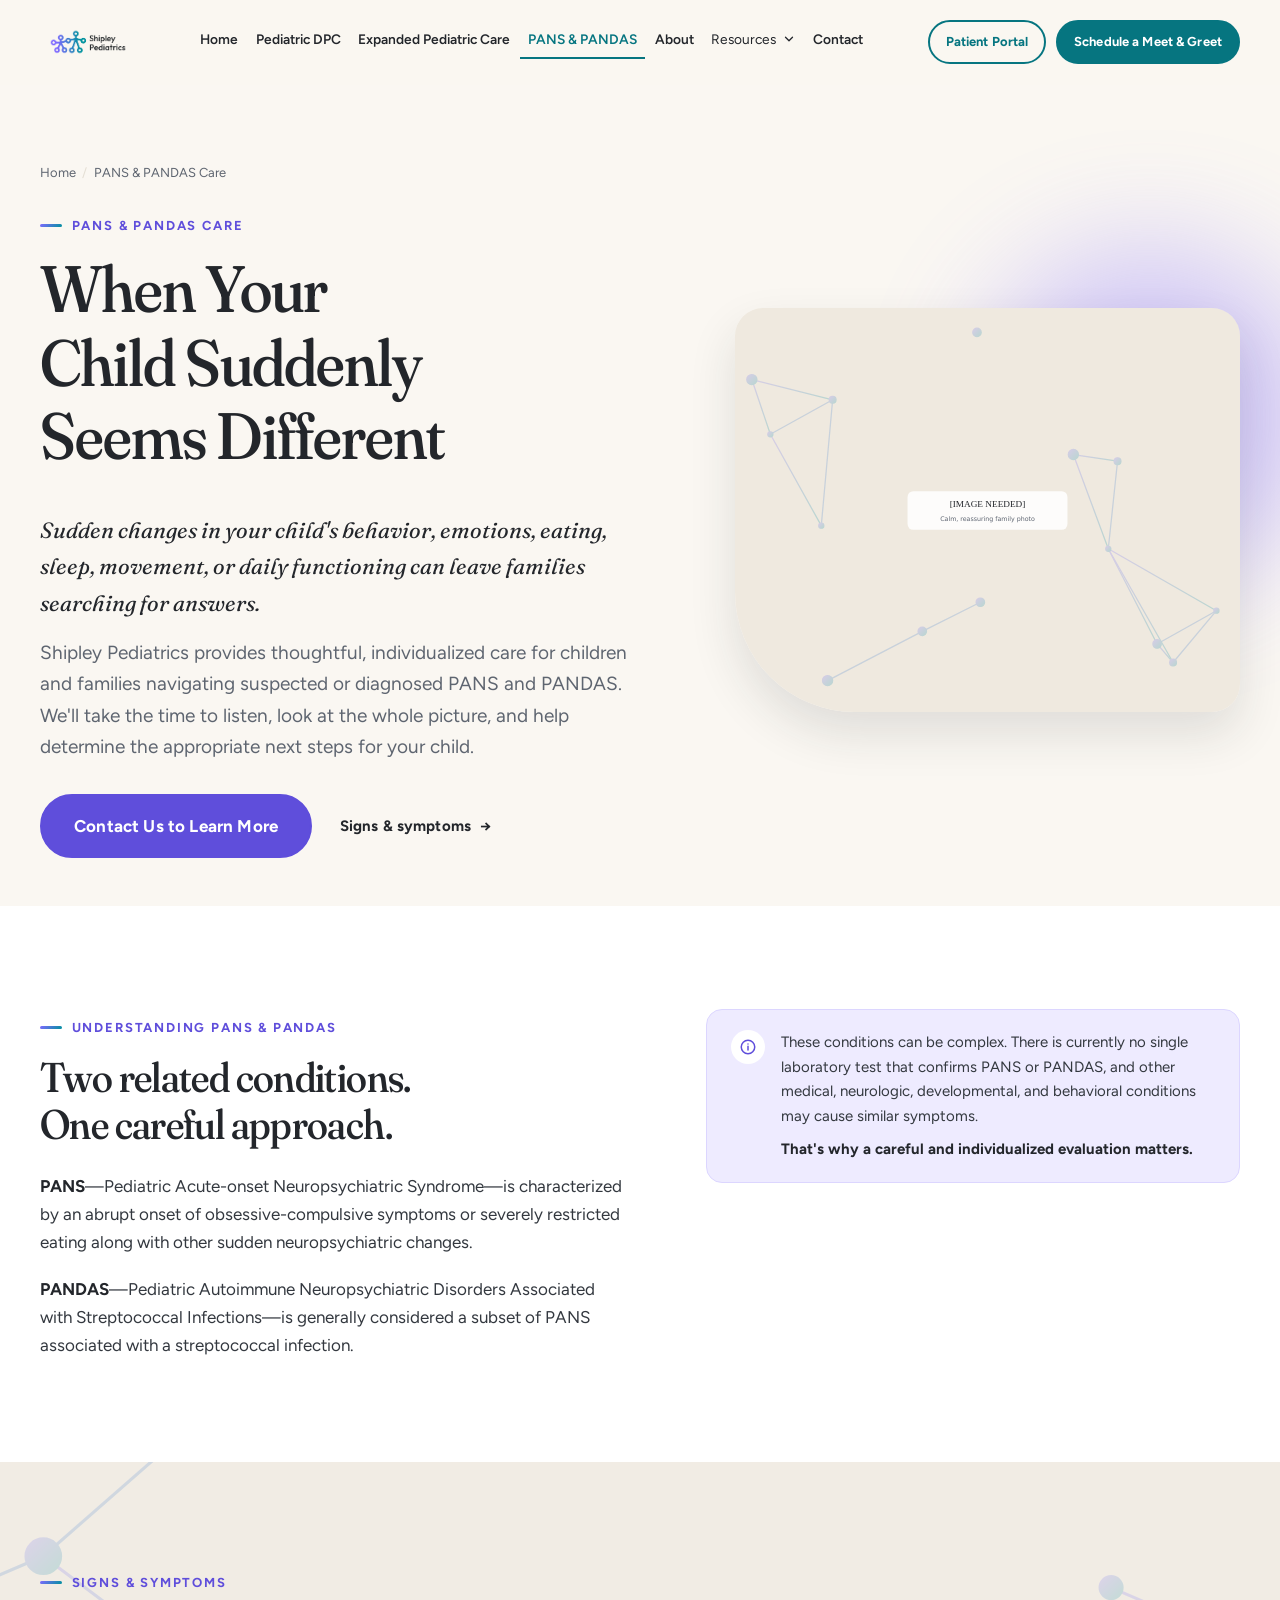
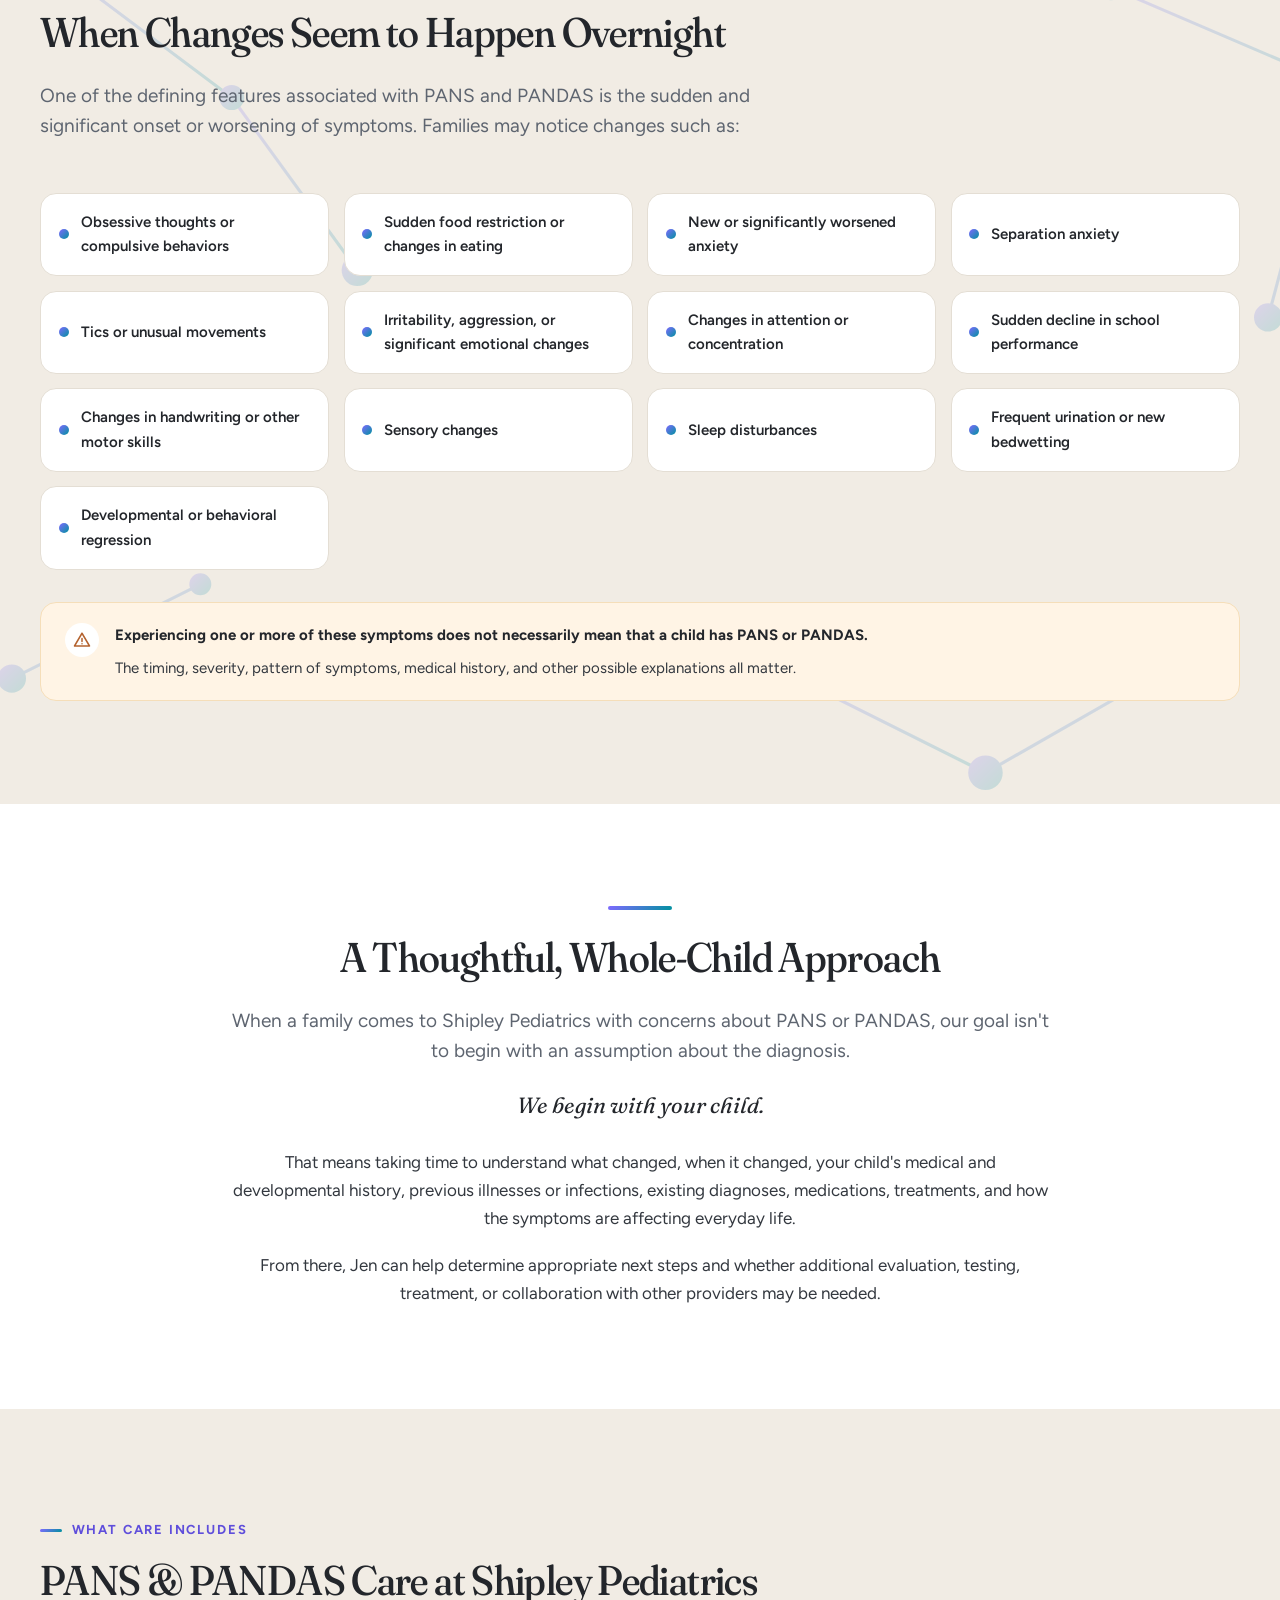
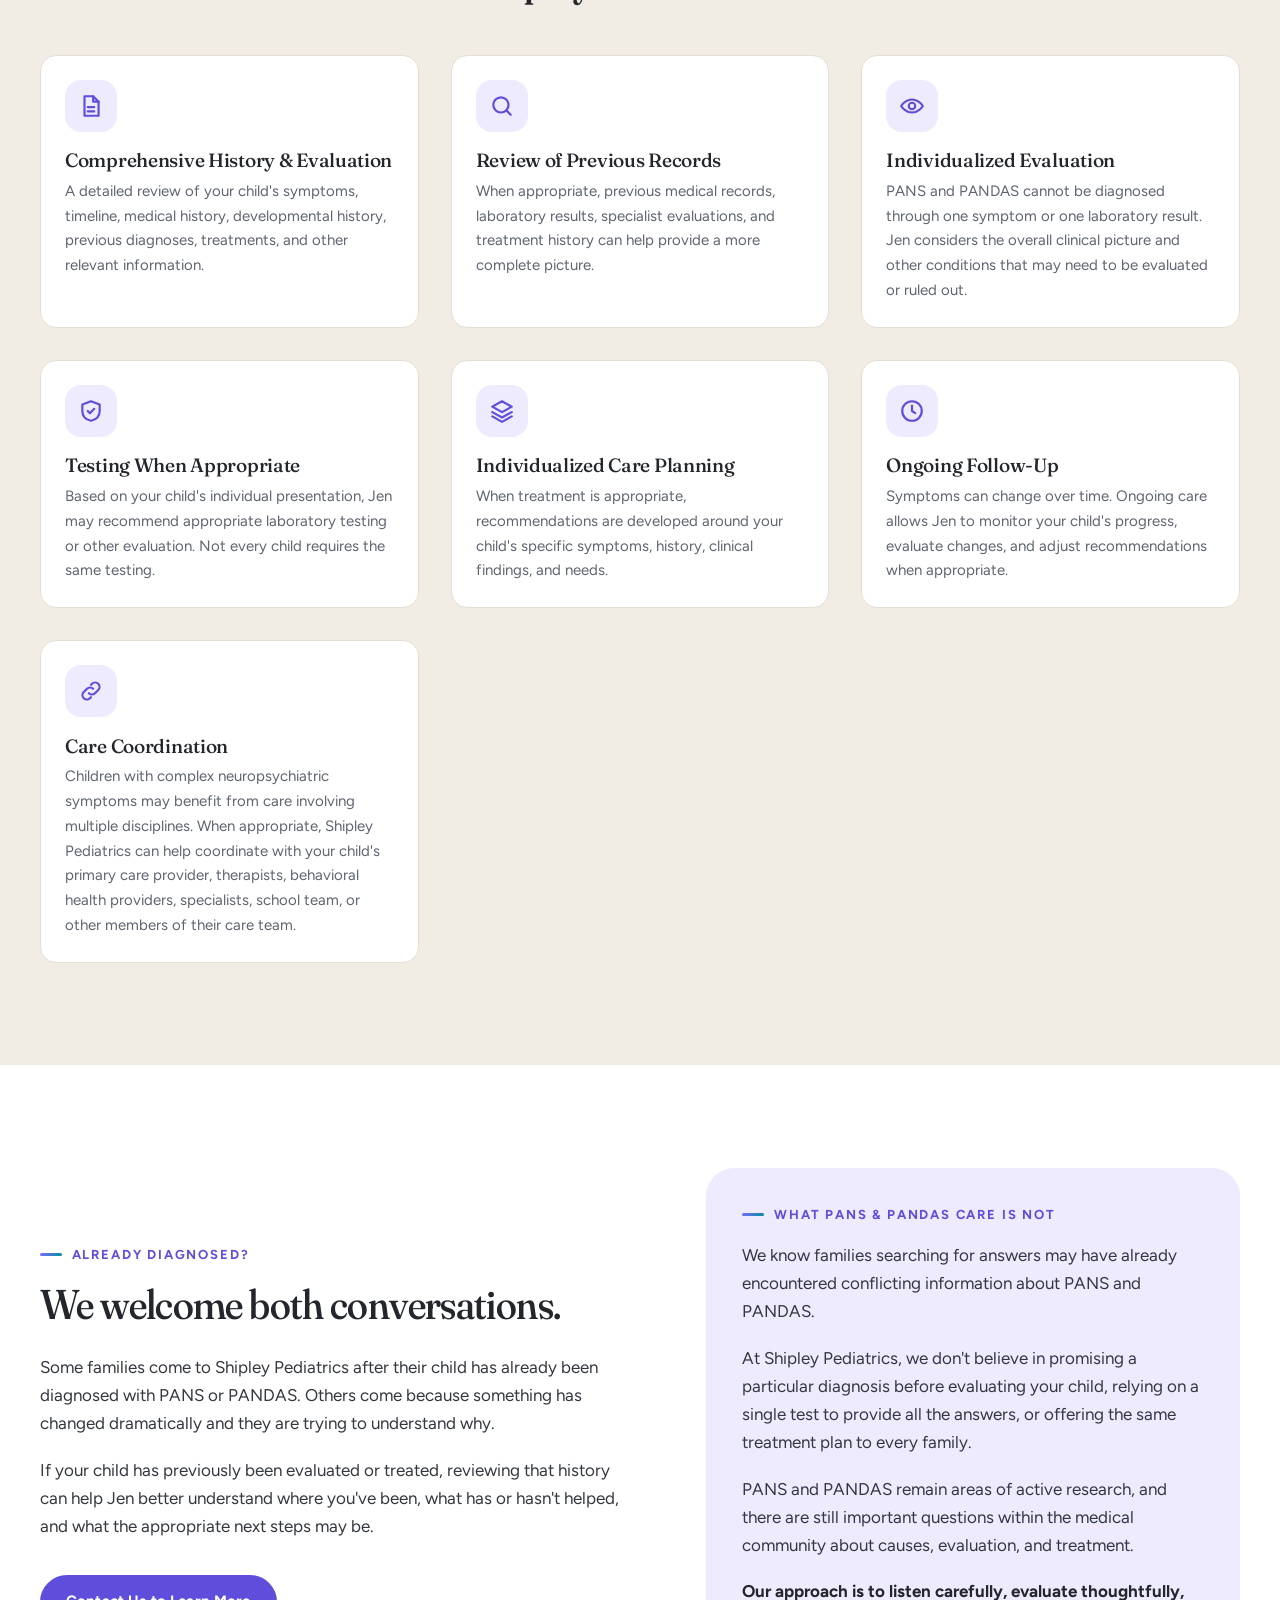
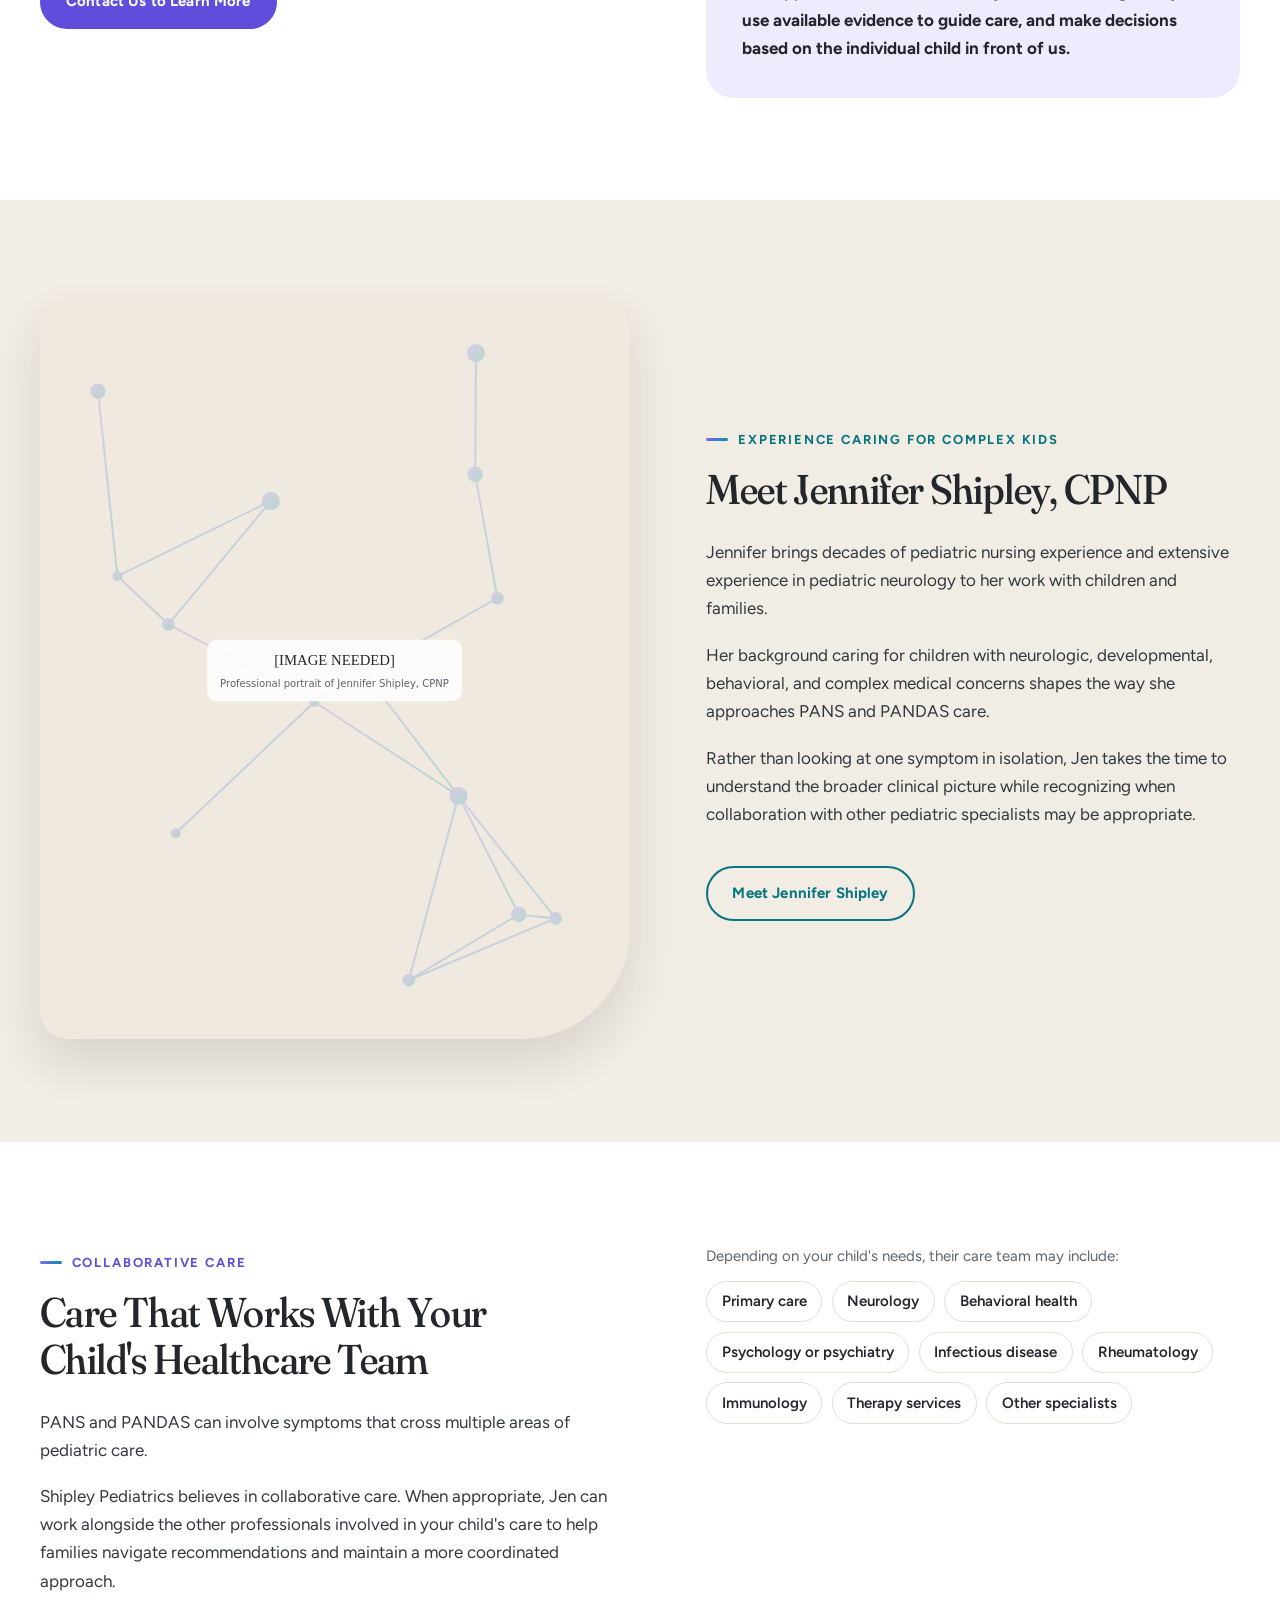
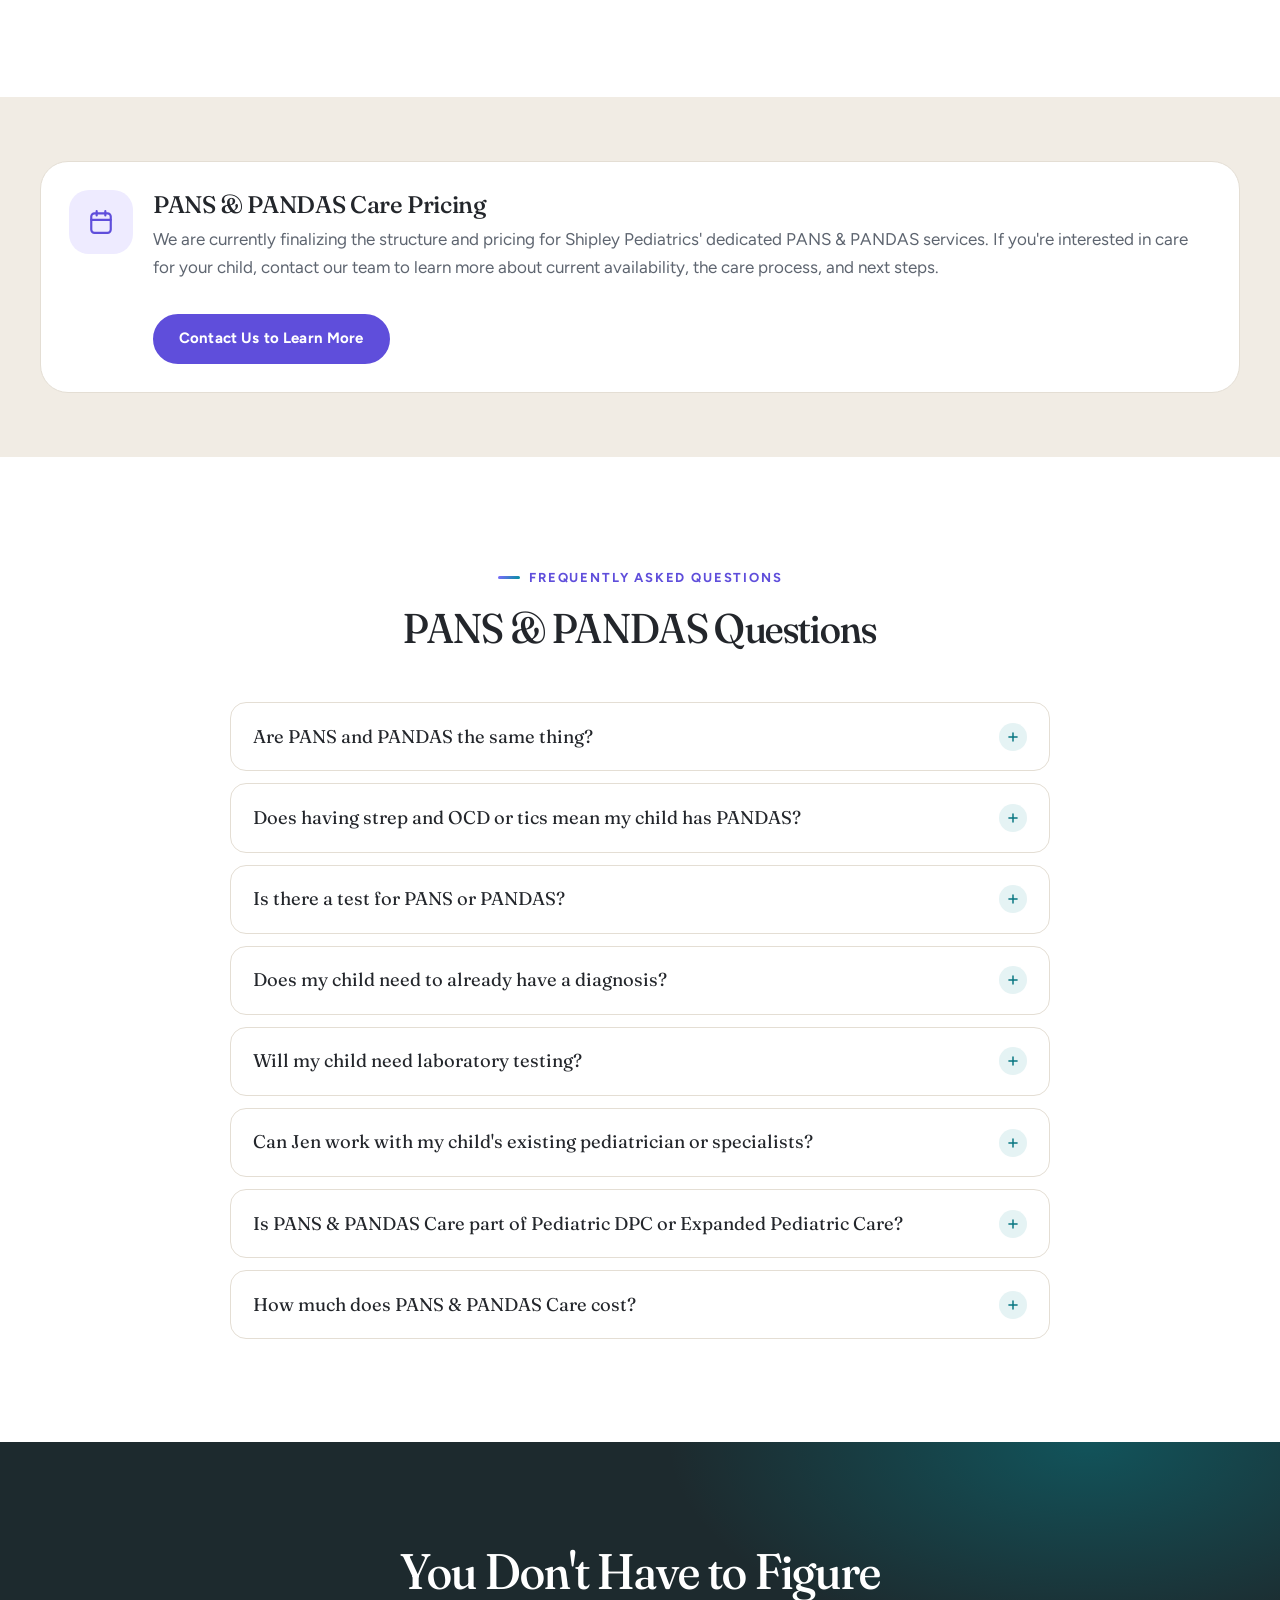
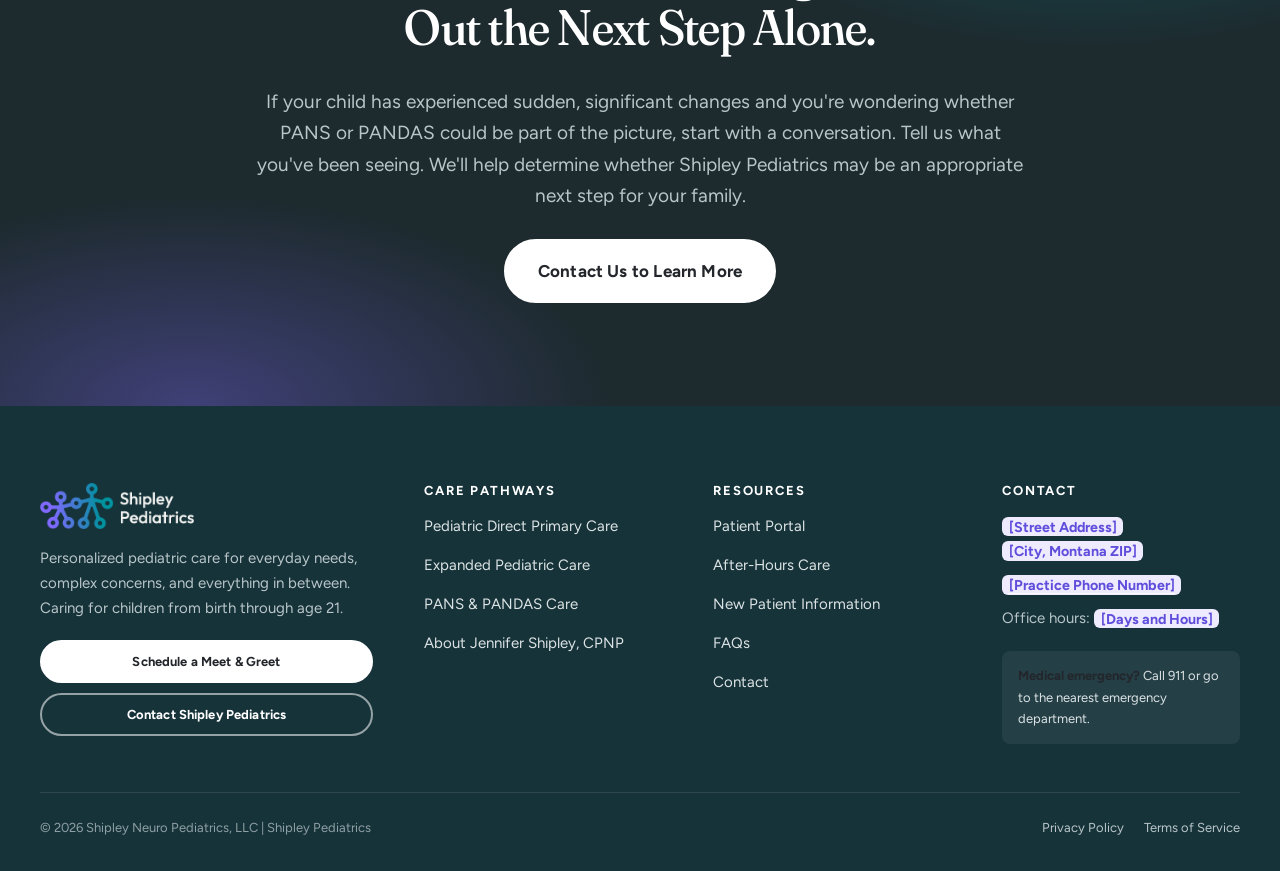
<file: pans-pandas.html>
<!DOCTYPE html>
<html lang="en" class="no-js">
<head>
  <meta charset="UTF-8">
  <meta name="viewport" content="width=device-width, initial-scale=1">
  <title>PANS &amp; PANDAS Care | Shipley Pediatrics</title>
  <meta name="description" content="Thoughtful, individualized evaluation and ongoing support for children with suspected or diagnosed PANS and PANDAS. A careful, whole-child approach from Jennifer Shipley, CPNP, at Shipley Pediatrics.">
  <link rel="canonical" href="https://aririkushimeikito.github.io/josh2/pans-pandas">

  <!-- Open Graph / social -->
  <meta property="og:type" content="website">
  <meta property="og:site_name" content="Shipley Pediatrics">
  <meta property="og:title" content="PANS &amp; PANDAS Care | Shipley Pediatrics">
  <meta property="og:description" content="Thoughtful, individualized evaluation and ongoing support for children with suspected or diagnosed PANS and PANDAS. A careful, whole-child approach from Jennifer Shipley, CPNP, at Shipley Pediatrics.">
  <meta property="og:url" content="https://aririkushimeikito.github.io/josh2/pans-pandas">
  <meta property="og:image" content="https://aririkushimeikito.github.io/josh2/images/logo/logo-full-color-white-bg.png">
  <meta name="twitter:card" content="summary">

  <!-- Favicon (from supplied logo mark) -->
  <link rel="icon" type="image/png" sizes="32x32" href="favicon/favicon-32.png">
  <link rel="icon" type="image/png" sizes="256x256" href="favicon/favicon.png">
  <link rel="apple-touch-icon" href="favicon/apple-touch-icon.png">

  <!-- Typography: Fraunces (headings) + Figtree (body). Fallbacks are defined in CSS. -->
  <link rel="preconnect" href="https://fonts.googleapis.com">
  <link rel="preconnect" href="https://fonts.gstatic.com" crossorigin>
  <link href="https://fonts.googleapis.com/css2?family=Figtree:wght@400;500;600;700&family=Fraunces:ital,opsz,wght,SOFT@0,9..144,300..600,50;1,9..144,300..600,50&display=swap" rel="stylesheet">

  <link rel="stylesheet" href="css/styles.css">
  <script type="application/ld+json">
[
  {
    "@context": "https://schema.org",
    "@type": "FAQPage",
    "mainEntity": [
      {
        "@type": "Question",
        "name": "Are PANS and PANDAS the same thing?",
        "acceptedAnswer": {
          "@type": "Answer",
          "text": "No. PANS describes a clinical syndrome involving the abrupt onset of specific neuropsychiatric symptoms and can have different possible triggers or associations. PANDAS is generally considered a subset associated with group A streptococcal infection."
        }
      },
      {
        "@type": "Question",
        "name": "Does having strep and OCD or tics mean my child has PANDAS?",
        "acceptedAnswer": {
          "@type": "Answer",
          "text": "Not necessarily. Strep infections are common in children, as are conditions such as OCD and tic disorders. The timing, abruptness, symptom pattern, medical history, and other diagnostic considerations are important when evaluating possible PANDAS."
        }
      },
      {
        "@type": "Question",
        "name": "Is there a test for PANS or PANDAS?",
        "acceptedAnswer": {
          "@type": "Answer",
          "text": "There is currently no single laboratory test or biomarker that can definitively diagnose PANS or PANDAS. Diagnosis requires clinical evaluation and consideration of other possible explanations for a child's symptoms."
        }
      },
      {
        "@type": "Question",
        "name": "Does my child need to already have a diagnosis?",
        "acceptedAnswer": {
          "@type": "Answer",
          "text": "No. Shipley Pediatrics can work with families who are concerned about sudden changes and are seeking further evaluation as well as families whose child has previously been diagnosed."
        }
      },
      {
        "@type": "Question",
        "name": "Will my child need laboratory testing?",
        "acceptedAnswer": {
          "@type": "Answer",
          "text": "Not necessarily. Testing should be based on your child's individual history, symptoms, physical findings, and clinical needs rather than using the same panel of tests for every child."
        }
      },
      {
        "@type": "Question",
        "name": "Can Jen work with my child's existing pediatrician or specialists?",
        "acceptedAnswer": {
          "@type": "Answer",
          "text": "Yes. When appropriate, collaboration with your child's existing healthcare team can be an important part of caring for complex symptoms."
        }
      },
      {
        "@type": "Question",
        "name": "Is PANS & PANDAS Care part of Pediatric DPC or Expanded Pediatric Care?",
        "acceptedAnswer": {
          "@type": "Answer",
          "text": "PANS & PANDAS Care is being developed as a dedicated specialty care pathway within Shipley Pediatrics. Our team can help you understand which Shipley service is most appropriate for your child's needs."
        }
      },
      {
        "@type": "Question",
        "name": "How much does PANS & PANDAS Care cost?",
        "acceptedAnswer": {
          "@type": "Answer",
          "text": "We are currently finalizing the service and pricing structure. Please contact Shipley Pediatrics for current information and to discuss next steps."
        }
      }
    ]
  },
  {
    "@context": "https://schema.org",
    "@type": "BreadcrumbList",
    "itemListElement": [
      {
        "@type": "ListItem",
        "position": 1,
        "name": "Home",
        "item": "https://aririkushimeikito.github.io/josh2/"
      },
      {
        "@type": "ListItem",
        "position": 2,
        "name": "PANS & PANDAS Care",
        "item": "https://aririkushimeikito.github.io/josh2/pans-pandas"
      }
    ]
  }
]
  </script>
</head>
<body>
  <a class="skip-link" href="#main">Skip to main content</a>

  <!-- HEADER — Wix equivalent: Wix Header + Wix Menu + two Wix Buttons -->
  <header class="site-header">
    <div class="container header-inner">
      <a class="brand" href="index.html" aria-label="Shipley Pediatrics — Home">
        <img src="images/logo/logo-full-color.png" alt="Shipley Pediatrics" width="467" height="214">
      </a>

      <nav class="nav" aria-label="Primary">
        <ul class="nav__list">
        <li class="nav__item"><a class="nav__link" href="index.html">Home</a></li>
        <li class="nav__item"><a class="nav__link" href="pediatric-dpc.html">Pediatric DPC</a></li>
        <li class="nav__item"><a class="nav__link" href="expanded-pediatric-care.html">Expanded Pediatric Care</a></li>
        <li class="nav__item"><a class="nav__link" href="pans-pandas.html" aria-current="page">PANS &amp; PANDAS</a></li>
        <li class="nav__item"><a class="nav__link" href="about.html">About</a></li>
        <li class="nav__item nav__item--dropdown">
          <button class="nav__link nav__dropdown-btn" type="button" aria-expanded="false" aria-haspopup="true" aria-controls="resources-menu">Resources <svg viewBox="0 0 24 24" fill="none" stroke="currentColor" stroke-width="2.2" stroke-linecap="round" stroke-linejoin="round" aria-hidden="true"><path d="m6 9 6 6 6-6"/></svg></button>
          <ul class="nav__dropdown" id="resources-menu">
            <li><a href="patient-portal.html"><span class="nav__dropdown-dot"></span>Patient Portal</a></li><li><a href="after-hours-care.html"><span class="nav__dropdown-dot"></span>After-Hours Care</a></li><li><a href="new-patient-information.html"><span class="nav__dropdown-dot"></span>New Patient Information</a></li><li><a href="faqs.html"><span class="nav__dropdown-dot"></span>FAQs</a></li><li><a href="contact.html"><span class="nav__dropdown-dot"></span>Contact</a></li>
          </ul>
        </li>
        <li class="nav__item"><a class="nav__link" href="contact.html">Contact</a></li>
        </ul>
      </nav>

      <div class="header-utils">
        <a class="btn btn--secondary btn--sm" href="patient-portal.html">Patient Portal</a>
        <a class="btn btn--sm btn--primary-cta" href="schedule-meet-and-greet.html">Schedule a Meet &amp; Greet</a>
        <button class="menu-toggle" type="button" aria-expanded="false" aria-controls="mobile-nav" aria-label="Open menu"><span></span></button>
      </div>
    </div>
  </header>

  <!-- MOBILE MENU — Wix equivalent: Wix Mobile Menu -->
  <div class="mobile-nav" id="mobile-nav">
    <div class="mobile-nav__ctas">
      <a class="btn" href="schedule-meet-and-greet.html">Schedule a Meet &amp; Greet</a>
      <a class="btn btn--secondary" href="patient-portal.html">Patient Portal</a>
    </div>
    <ul class="mobile-nav__list">
      <li><a href="index.html">Home</a></li><li><a href="pediatric-dpc.html">Pediatric DPC</a></li><li><a href="expanded-pediatric-care.html">Expanded Pediatric Care</a></li><li><a href="pans-pandas.html" aria-current="page">PANS &amp; PANDAS</a></li><li><a href="about.html">About</a></li>
      <li>
        <details>
          <summary>Resources</summary>
          <ul class="mobile-nav__sub"><li><a href="patient-portal.html">Patient Portal</a></li><li><a href="after-hours-care.html">After-Hours Care</a></li><li><a href="new-patient-information.html">New Patient Information</a></li><li><a href="faqs.html">FAQs</a></li><li><a href="contact.html">Contact</a></li></ul>
        </details>
      </li>
      <li><a href="contact.html">Contact</a></li>
    </ul>
  </div>

  <main id="main">

<section class="hero page-hero">
  <div class="container hero__grid">
    <div>
      <ol class="breadcrumbs"><li><a href="index.html">Home</a></li><li aria-current="page">PANS &amp; PANDAS Care</li></ol>
      <p class="eyebrow eyebrow--violet reveal">PANS &amp; PANDAS Care</p>
      <h1 class="reveal" data-delay="1">When Your Child Suddenly Seems Different</h1>
      <p class="hero__lead reveal" data-delay="2">Sudden changes in your child's behavior, emotions, eating, sleep, movement, or daily functioning can leave families searching for answers.</p>
      <p class="hero__text reveal" data-delay="2">Shipley Pediatrics provides thoughtful, individualized care for children and families navigating suspected or diagnosed PANS and PANDAS. We'll take the time to listen, look at the whole picture, and help determine the appropriate next steps for your child.</p>
      <div class="cluster hero__actions reveal" data-delay="3">
        <a class="btn btn--lg btn--violet" href="contact.html?interest=pans#message">Contact Us to Learn More</a>
        <a class="btn btn--ghost" href="#signs">Signs &amp; symptoms</a>
      </div>
    </div>
    <div class="hero__media reveal" data-delay="2">
      <div class="hero__orb hero__orb--1"></div>
      <div class="hero__frame hero__frame--soft">
        <img src="images/placeholders/pans-hero.svg" alt="Photo to be supplied — calm, reassuring family photo" width="1200" height="1000">
      </div>
    </div>
  </div>
</section>

<!-- UNDERSTANDING — Wix Section + 2 Containers -->
<section class="section section--surface">
  <div class="container split" style="align-items:start">
    <div class="reveal">
      <p class="eyebrow eyebrow--violet">Understanding PANS &amp; PANDAS</p>
      <h2>Two related conditions. One careful approach.</h2>
      <p><strong>PANS</strong>—Pediatric Acute-onset Neuropsychiatric Syndrome—is characterized by an abrupt onset of obsessive-compulsive symptoms or severely restricted eating along with other sudden neuropsychiatric changes.</p>
      <p><strong>PANDAS</strong>—Pediatric Autoimmune Neuropsychiatric Disorders Associated with Streptococcal Infections—is generally considered a subset of PANS associated with a streptococcal infection.</p>
    </div>
    <div class="reveal" data-delay="1">
      <div class="callout">
        <div class="callout__icon"><svg viewBox="0 0 24 24" fill="none" stroke="currentColor" stroke-width="2" stroke-linecap="round" stroke-linejoin="round" aria-hidden="true"><circle cx="12" cy="12" r="9"/><path d="M12 11v5M12 8h.01"/></svg></div>
        <div>
          <p>These conditions can be complex. There is currently no single laboratory test that confirms PANS or PANDAS, and other medical, neurologic, developmental, and behavioral conditions may cause similar symptoms.</p>
          <p><strong>That's why a careful and individualized evaluation matters.</strong></p>
        </div>
      </div>
    </div>
  </div>
</section>

<!-- SIGNS & SYMPTOMS — Wix Section + Repeater (symptom grid) -->
<section class="section section--sand" id="signs">
  <div class="nodes" aria-hidden="true"><svg viewBox="0 0 1200 600" preserveAspectRatio="xMidYMid slice">
  <defs><linearGradient id="ng" x1="0" y1="0" x2="1" y2="1"><stop offset="0" stop-color="#7F69FF"/><stop offset="1" stop-color="#00929E"/></linearGradient></defs>
  <g stroke="url(#ng)" stroke-width="2" fill="url(#ng)" stroke-linecap="round">
    <line x1="80" y1="120" x2="220" y2="60"/><line x1="220" y1="60" x2="340" y2="150"/><line x1="220" y1="60" x2="300" y2="-10"/>
    <line x1="80" y1="120" x2="40" y2="260"/><line x1="340" y1="150" x2="420" y2="260"/><line x1="900" y1="80" x2="1040" y2="140"/>
    <line x1="1040" y1="140" x2="1120" y2="40"/><line x1="1040" y1="140" x2="1000" y2="290"/><line x1="1000" y1="290" x2="1150" y2="360"/>
    <line x1="700" y1="520" x2="820" y2="580"/><line x1="820" y1="580" x2="960" y2="500"/><line x1="200" y1="520" x2="320" y2="460"/>
    <circle cx="80" cy="120" r="8"/><circle cx="220" cy="60" r="11"/><circle cx="340" cy="150" r="7"/><circle cx="40" cy="260" r="6"/>
    <circle cx="420" cy="260" r="9"/><circle cx="900" cy="80" r="7"/><circle cx="1040" cy="140" r="12"/><circle cx="1120" cy="40" r="6"/>
    <circle cx="1000" cy="290" r="8"/><circle cx="1150" cy="360" r="7"/><circle cx="700" cy="520" r="7"/><circle cx="820" cy="580" r="10"/>
    <circle cx="960" cy="500" r="6"/><circle cx="200" cy="520" r="8"/><circle cx="320" cy="460" r="6"/>
  </g></svg></div>
  <div class="container">
    <div class="section-head reveal">
      <p class="eyebrow eyebrow--violet">Signs &amp; symptoms</p>
      <h2>When Changes Seem to Happen Overnight</h2>
      <p class="lead">One of the defining features associated with PANS and PANDAS is the sudden and significant onset or worsening of symptoms. Families may notice changes such as:</p>
    </div>
    <ul class="tiles tiles--4">
      <li class="tile reveal" data-delay="0">Obsessive thoughts or compulsive behaviors</li>
      <li class="tile reveal" data-delay="1">Sudden food restriction or changes in eating</li>
      <li class="tile reveal" data-delay="2">New or significantly worsened anxiety</li>
      <li class="tile reveal" data-delay="3">Separation anxiety</li>
      <li class="tile reveal" data-delay="0">Tics or unusual movements</li>
      <li class="tile reveal" data-delay="1">Irritability, aggression, or significant emotional changes</li>
      <li class="tile reveal" data-delay="2">Changes in attention or concentration</li>
      <li class="tile reveal" data-delay="3">Sudden decline in school performance</li>
      <li class="tile reveal" data-delay="0">Changes in handwriting or other motor skills</li>
      <li class="tile reveal" data-delay="1">Sensory changes</li>
      <li class="tile reveal" data-delay="2">Sleep disturbances</li>
      <li class="tile reveal" data-delay="3">Frequent urination or new bedwetting</li>
      <li class="tile reveal" data-delay="0">Developmental or behavioral regression</li>
    </ul>
    <div class="callout callout--warn reveal" style="margin-top:2rem">
      <div class="callout__icon"><svg viewBox="0 0 24 24" fill="none" stroke="currentColor" stroke-width="2" stroke-linecap="round" stroke-linejoin="round" aria-hidden="true"><path d="M12 3 2 20h20L12 3Z"/><path d="M12 10v4M12 17h.01"/></svg></div>
      <div>
        <p><strong>Experiencing one or more of these symptoms does not necessarily mean that a child has PANS or PANDAS.</strong></p>
        <p>The timing, severity, pattern of symptoms, medical history, and other possible explanations all matter.</p>
      </div>
    </div>
  </div>
</section>

<!-- APPROACH — Wix Section + Text -->
<section class="section section--surface">
  <div class="container container--narrow reveal" style="text-align:center">
    <div class="brand-rule" style="margin:0 auto 1.5rem"></div>
    <h2>A Thoughtful, Whole-Child Approach</h2>
    <p class="lead">When a family comes to Shipley Pediatrics with concerns about PANS or PANDAS, our goal isn't to begin with an assumption about the diagnosis.</p>
    <p class="lead--em">We begin with your child.</p>
    <p>That means taking time to understand what changed, when it changed, your child's medical and developmental history, previous illnesses or infections, existing diagnoses, medications, treatments, and how the symptoms are affecting everyday life.</p>
    <p>From there, Jen can help determine appropriate next steps and whether additional evaluation, testing, treatment, or collaboration with other providers may be needed.</p>
  </div>
</section>

<!-- WHAT CARE INCLUDES — Wix Section + Repeater (7 items) -->
<section class="section section--sand">
  <div class="container">
    <div class="section-head reveal">
      <p class="eyebrow eyebrow--violet">What care includes</p>
      <h2>PANS &amp; PANDAS Care at Shipley Pediatrics</h2>
    </div>
    <div class="grid grid--3">
      <div class="feature reveal" data-delay="0"><div class="icon-badge icon-badge--violet"><svg viewBox="0 0 24 24" fill="none" stroke="currentColor" stroke-width="2" stroke-linecap="round" stroke-linejoin="round" aria-hidden="true"><path d="M6 3h8l5 5v13H6V3Z"/><path d="M14 3v5h5M9 13h6M9 17h6"/></svg></div><h3>Comprehensive History &amp; Evaluation</h3><p>A detailed review of your child's symptoms, timeline, medical history, developmental history, previous diagnoses, treatments, and other relevant information.</p></div>
      <div class="feature reveal" data-delay="1"><div class="icon-badge icon-badge--violet"><svg viewBox="0 0 24 24" fill="none" stroke="currentColor" stroke-width="2" stroke-linecap="round" stroke-linejoin="round" aria-hidden="true"><circle cx="11" cy="11" r="7"/><path d="m20 20-3.5-3.5"/></svg></div><h3>Review of Previous Records</h3><p>When appropriate, previous medical records, laboratory results, specialist evaluations, and treatment history can help provide a more complete picture.</p></div>
      <div class="feature reveal" data-delay="2"><div class="icon-badge icon-badge--violet"><svg viewBox="0 0 24 24" fill="none" stroke="currentColor" stroke-width="2" stroke-linecap="round" stroke-linejoin="round" aria-hidden="true"><path d="M2 12s3.5-6 10-6 10 6 10 6-3.5 6-10 6S2 12 2 12Z"/><circle cx="12" cy="12" r="3"/></svg></div><h3>Individualized Evaluation</h3><p>PANS and PANDAS cannot be diagnosed through one symptom or one laboratory result. Jen considers the overall clinical picture and other conditions that may need to be evaluated or ruled out.</p></div>
      <div class="feature reveal" data-delay="0"><div class="icon-badge icon-badge--violet"><svg viewBox="0 0 24 24" fill="none" stroke="currentColor" stroke-width="2" stroke-linecap="round" stroke-linejoin="round" aria-hidden="true"><path d="M12 3 4 6v6c0 5 3.5 8 8 9 4.5-1 8-4 8-9V6l-8-3Z"/><path d="m9 12 2 2 4-4"/></svg></div><h3>Testing When Appropriate</h3><p>Based on your child's individual presentation, Jen may recommend appropriate laboratory testing or other evaluation. Not every child requires the same testing.</p></div>
      <div class="feature reveal" data-delay="1"><div class="icon-badge icon-badge--violet"><svg viewBox="0 0 24 24" fill="none" stroke="currentColor" stroke-width="2" stroke-linecap="round" stroke-linejoin="round" aria-hidden="true"><path d="m12 3 9 5-9 5-9-5 9-5Z"/><path d="m3 13 9 5 9-5"/><path d="m3 17 9 5 9-5"/></svg></div><h3>Individualized Care Planning</h3><p>When treatment is appropriate, recommendations are developed around your child's specific symptoms, history, clinical findings, and needs.</p></div>
      <div class="feature reveal" data-delay="2"><div class="icon-badge icon-badge--violet"><svg viewBox="0 0 24 24" fill="none" stroke="currentColor" stroke-width="2" stroke-linecap="round" stroke-linejoin="round" aria-hidden="true"><circle cx="12" cy="12" r="9"/><path d="M12 7v5l3 2"/></svg></div><h3>Ongoing Follow-Up</h3><p>Symptoms can change over time. Ongoing care allows Jen to monitor your child's progress, evaluate changes, and adjust recommendations when appropriate.</p></div>
      <div class="feature reveal" data-delay="0"><div class="icon-badge icon-badge--violet"><svg viewBox="0 0 24 24" fill="none" stroke="currentColor" stroke-width="2" stroke-linecap="round" stroke-linejoin="round" aria-hidden="true"><path d="M10 14a4 4 0 0 0 5.7 0l3-3a4 4 0 0 0-5.7-5.7l-1 1"/><path d="M14 10a4 4 0 0 0-5.7 0l-3 3a4 4 0 0 0 5.7 5.7l1-1"/></svg></div><h3>Care Coordination</h3><p>Children with complex neuropsychiatric symptoms may benefit from care involving multiple disciplines. When appropriate, Shipley Pediatrics can help coordinate with your child's primary care provider, therapists, behavioral health providers, specialists, school team, or other members of their care team.</p></div>
    </div>
  </div>
</section>

<!-- ALREADY DIAGNOSED — Wix Section + Container -->
<section class="section section--surface">
  <div class="container split">
    <div class="reveal">
      <p class="eyebrow eyebrow--violet">Already diagnosed?</p>
      <h2>We welcome both conversations.</h2>
      <p>Some families come to Shipley Pediatrics after their child has already been diagnosed with PANS or PANDAS. Others come because something has changed dramatically and they are trying to understand why.</p>
      <p>If your child has previously been evaluated or treated, reviewing that history can help Jen better understand where you've been, what has or hasn't helped, and what the appropriate next steps may be.</p>
      <a class="btn btn--violet" href="contact.html?interest=pans#message" style="margin-top:1rem">Contact Us to Learn More</a>
    </div>
    <div class="reveal" data-delay="1">
      <div class="card" style="background:var(--color-violet-050);border:0">
        <p class="eyebrow eyebrow--violet">What PANS &amp; PANDAS Care is not</p>
        <p>We know families searching for answers may have already encountered conflicting information about PANS and PANDAS.</p>
        <p>At Shipley Pediatrics, we don't believe in promising a particular diagnosis before evaluating your child, relying on a single test to provide all the answers, or offering the same treatment plan to every family.</p>
        <p>PANS and PANDAS remain areas of active research, and there are still important questions within the medical community about causes, evaluation, and treatment.</p>
        <p><strong>Our approach is to listen carefully, evaluate thoughtfully, use available evidence to guide care, and make decisions based on the individual child in front of us.</strong></p>
      </div>
    </div>
  </div>
</section>

<!-- MEET JEN — Wix equivalent: Wix Section + 2 Containers (Image + Text) -->
<section class="section section--sand">
  <div class="container split split--reverse">
    <div class="reveal">
      <p class="eyebrow">Experience Caring for Complex Kids</p>
      <h2>Meet Jennifer Shipley, CPNP</h2>
      <p>Jennifer brings decades of pediatric nursing experience and extensive experience in pediatric neurology to her work with children and families.</p>
      <p>Her background caring for children with neurologic, developmental, behavioral, and complex medical concerns shapes the way she approaches PANS and PANDAS care.</p>
      <p>Rather than looking at one symptom in isolation, Jen takes the time to understand the broader clinical picture while recognizing when collaboration with other pediatric specialists may be appropriate.</p>
      <a class="btn btn--secondary" href="about.html" style="margin-top:1.25rem">Meet Jennifer Shipley</a>
    </div>
    <div class="reveal" data-delay="1">
      <div class="media-frame media-frame--portrait media-frame--tilt">
        <img src="images/placeholders/jen-portrait.svg" alt="Jennifer Shipley, CPNP — photo to be supplied" width="900" height="1100">
      </div>
    </div>
  </div>
</section>

<!-- CARE TEAM — Wix Section + Text + chips -->
<section class="section section--surface">
  <div class="container split" style="align-items:start">
    <div class="reveal">
      <p class="eyebrow eyebrow--violet">Collaborative care</p>
      <h2>Care That Works With Your Child's Healthcare Team</h2>
      <p>PANS and PANDAS can involve symptoms that cross multiple areas of pediatric care.</p>
      <p>Shipley Pediatrics believes in collaborative care. When appropriate, Jen can work alongside the other professionals involved in your child's care to help families navigate recommendations and maintain a more coordinated approach.</p>
    </div>
    <div class="reveal" data-delay="1">
      <p class="small muted" style="margin-bottom:.75rem">Depending on your child's needs, their care team may include:</p>
      <ul class="chips">
        <li class="chip">Primary care</li><li class="chip">Neurology</li><li class="chip">Behavioral health</li><li class="chip">Psychology or psychiatry</li>
        <li class="chip">Infectious disease</li><li class="chip">Rheumatology</li><li class="chip">Immunology</li><li class="chip">Therapy services</li><li class="chip">Other specialists</li>
      </ul>
    </div>
  </div>
</section>

<!-- PRICING / AVAILABILITY — Wix Section + Container -->
<section class="section section--sm section--sand" id="pricing">
  <div class="container">
    <div class="route reveal">
      <div class="icon-badge icon-badge--violet"><svg viewBox="0 0 24 24" fill="none" stroke="currentColor" stroke-width="2" stroke-linecap="round" stroke-linejoin="round" aria-hidden="true"><rect x="3" y="4" width="18" height="18" rx="3"/><path d="M16 2v4M8 2v4M3 10h18"/></svg></div>
      <div>
        <h3>PANS &amp; PANDAS Care Pricing</h3>
        <p>We are currently finalizing the structure and pricing for Shipley Pediatrics' dedicated PANS &amp; PANDAS services. If you're interested in care for your child, contact our team to learn more about current availability, the care process, and next steps.</p>
        <a class="btn btn--violet" href="contact.html?interest=pans#message">Contact Us to Learn More</a>
      </div>
    </div>
  </div>
</section>

<section class="section section--surface" id="faqs">
  <div class="container container--narrow">
    <div class="section-head section-head--center reveal">
      <p class="eyebrow eyebrow--violet">Frequently Asked Questions</p>
      <h2>PANS &amp; PANDAS Questions</h2>
    </div>
    <div class="reveal"><div class="faq">
  <details class="faq__item">
    <summary class="faq__q">Are PANS and PANDAS the same thing?</summary>
    <div class="faq__a"><p>No. PANS describes a clinical syndrome involving the abrupt onset of specific neuropsychiatric symptoms and can have different possible triggers or associations. PANDAS is generally considered a subset associated with group A streptococcal infection.</p></div>
  </details>
  <details class="faq__item">
    <summary class="faq__q">Does having strep and OCD or tics mean my child has PANDAS?</summary>
    <div class="faq__a"><p>Not necessarily. Strep infections are common in children, as are conditions such as OCD and tic disorders. The timing, abruptness, symptom pattern, medical history, and other diagnostic considerations are important when evaluating possible PANDAS.</p></div>
  </details>
  <details class="faq__item">
    <summary class="faq__q">Is there a test for PANS or PANDAS?</summary>
    <div class="faq__a"><p>There is currently no single laboratory test or biomarker that can definitively diagnose PANS or PANDAS. Diagnosis requires clinical evaluation and consideration of other possible explanations for a child's symptoms.</p></div>
  </details>
  <details class="faq__item">
    <summary class="faq__q">Does my child need to already have a diagnosis?</summary>
    <div class="faq__a"><p>No. Shipley Pediatrics can work with families who are concerned about sudden changes and are seeking further evaluation as well as families whose child has previously been diagnosed.</p></div>
  </details>
  <details class="faq__item">
    <summary class="faq__q">Will my child need laboratory testing?</summary>
    <div class="faq__a"><p>Not necessarily. Testing should be based on your child's individual history, symptoms, physical findings, and clinical needs rather than using the same panel of tests for every child.</p></div>
  </details>
  <details class="faq__item">
    <summary class="faq__q">Can Jen work with my child's existing pediatrician or specialists?</summary>
    <div class="faq__a"><p>Yes. When appropriate, collaboration with your child's existing healthcare team can be an important part of caring for complex symptoms.</p></div>
  </details>
  <details class="faq__item">
    <summary class="faq__q">Is PANS &amp; PANDAS Care part of Pediatric DPC or Expanded Pediatric Care?</summary>
    <div class="faq__a"><p>PANS &amp; PANDAS Care is being developed as a dedicated specialty care pathway within Shipley Pediatrics. Our team can help you understand which Shipley service is most appropriate for your child's needs.</p></div>
  </details>
  <details class="faq__item">
    <summary class="faq__q">How much does PANS &amp; PANDAS Care cost?</summary>
    <div class="faq__a"><p>We are currently finalizing the service and pricing structure. Please contact Shipley Pediatrics for current information and to discuss next steps.</p></div>
  </details>
</div></div>
  </div>
</section>

<!-- FINAL CTA — Wix equivalent: Wix Section (dark background) + Heading + Text + Button -->
<section class="section cta-band">
  <div class="container reveal">
    <h2>You Don't Have to Figure Out the Next Step Alone.</h2>
    <p>If your child has experienced sudden, significant changes and you're wondering whether PANS or PANDAS could be part of the picture, start with a conversation. Tell us what you've been seeing. We'll help determine whether Shipley Pediatrics may be an appropriate next step for your family.</p>
    <div class="cluster">
        <a class="btn btn--light btn--lg" href="contact.html?interest=pans#message">Contact Us to Learn More</a>
    </div>
  </div>
</section>

  </main>

  <!-- FOOTER — Wix equivalent: Wix Footer (4 columns) -->
  <footer class="site-footer">
    <div class="container">
      <div class="footer__grid">
        <div class="footer__brand">
          <img src="images/logo/logo-white-text-horizontal.png" alt="Shipley Pediatrics" width="362" height="108">
          <p>Personalized pediatric care for everyday needs, complex concerns, and everything in between. Caring for children from birth through age 21.</p>
          <div class="footer__ctas">
            <a class="btn btn--light btn--sm" href="schedule-meet-and-greet.html">Schedule a Meet &amp; Greet</a>
            <a class="btn btn--outline-light btn--sm" href="contact.html">Contact Shipley Pediatrics</a>
          </div>
        </div>
        <div>
          <h3>Care Pathways</h3>
          <ul class="footer__list">
            <li><a href="pediatric-dpc.html">Pediatric Direct Primary Care</a></li>
            <li><a href="expanded-pediatric-care.html">Expanded Pediatric Care</a></li>
            <li><a href="pans-pandas.html">PANS &amp; PANDAS Care</a></li>
            <li><a href="about.html">About Jennifer Shipley, CPNP</a></li>
          </ul>
        </div>
        <div>
          <h3>Resources</h3>
          <ul class="footer__list">
            <li><a href="patient-portal.html">Patient Portal</a></li>
            <li><a href="after-hours-care.html">After-Hours Care</a></li>
            <li><a href="new-patient-information.html">New Patient Information</a></li>
            <li><a href="faqs.html">FAQs</a></li>
            <li><a href="contact.html">Contact</a></li>
          </ul>
        </div>
        <div>
          <h3>Contact</h3>
          <div class="footer__contact">
            <span><span class="placeholder">[Street Address]</span><br><span class="placeholder">[City, Montana ZIP]</span></span>
            <a href="tel:+1" data-placeholder="phone"><span class="placeholder">[Practice Phone Number]</span></a>
            <span>Office hours: <span class="placeholder">[Days and Hours]</span></span>
          </div>
          <div class="footer__emergency"><strong>Medical emergency?</strong> Call 911 or go to the nearest emergency department.</div>
        </div>
      </div>
      <div class="footer__bottom">
        <span>&copy; 2026 Shipley Neuro Pediatrics, LLC&nbsp;|&nbsp;Shipley Pediatrics</span>
        <nav class="footer__legal" aria-label="Legal">
          <a href="privacy-policy.html">Privacy Policy</a>
          <a href="terms-of-service.html">Terms of Service</a>
        </nav>
      </div>
    </div>
  </footer>

  <script src="js/main.js"></script>
</body>
</html>
</file>
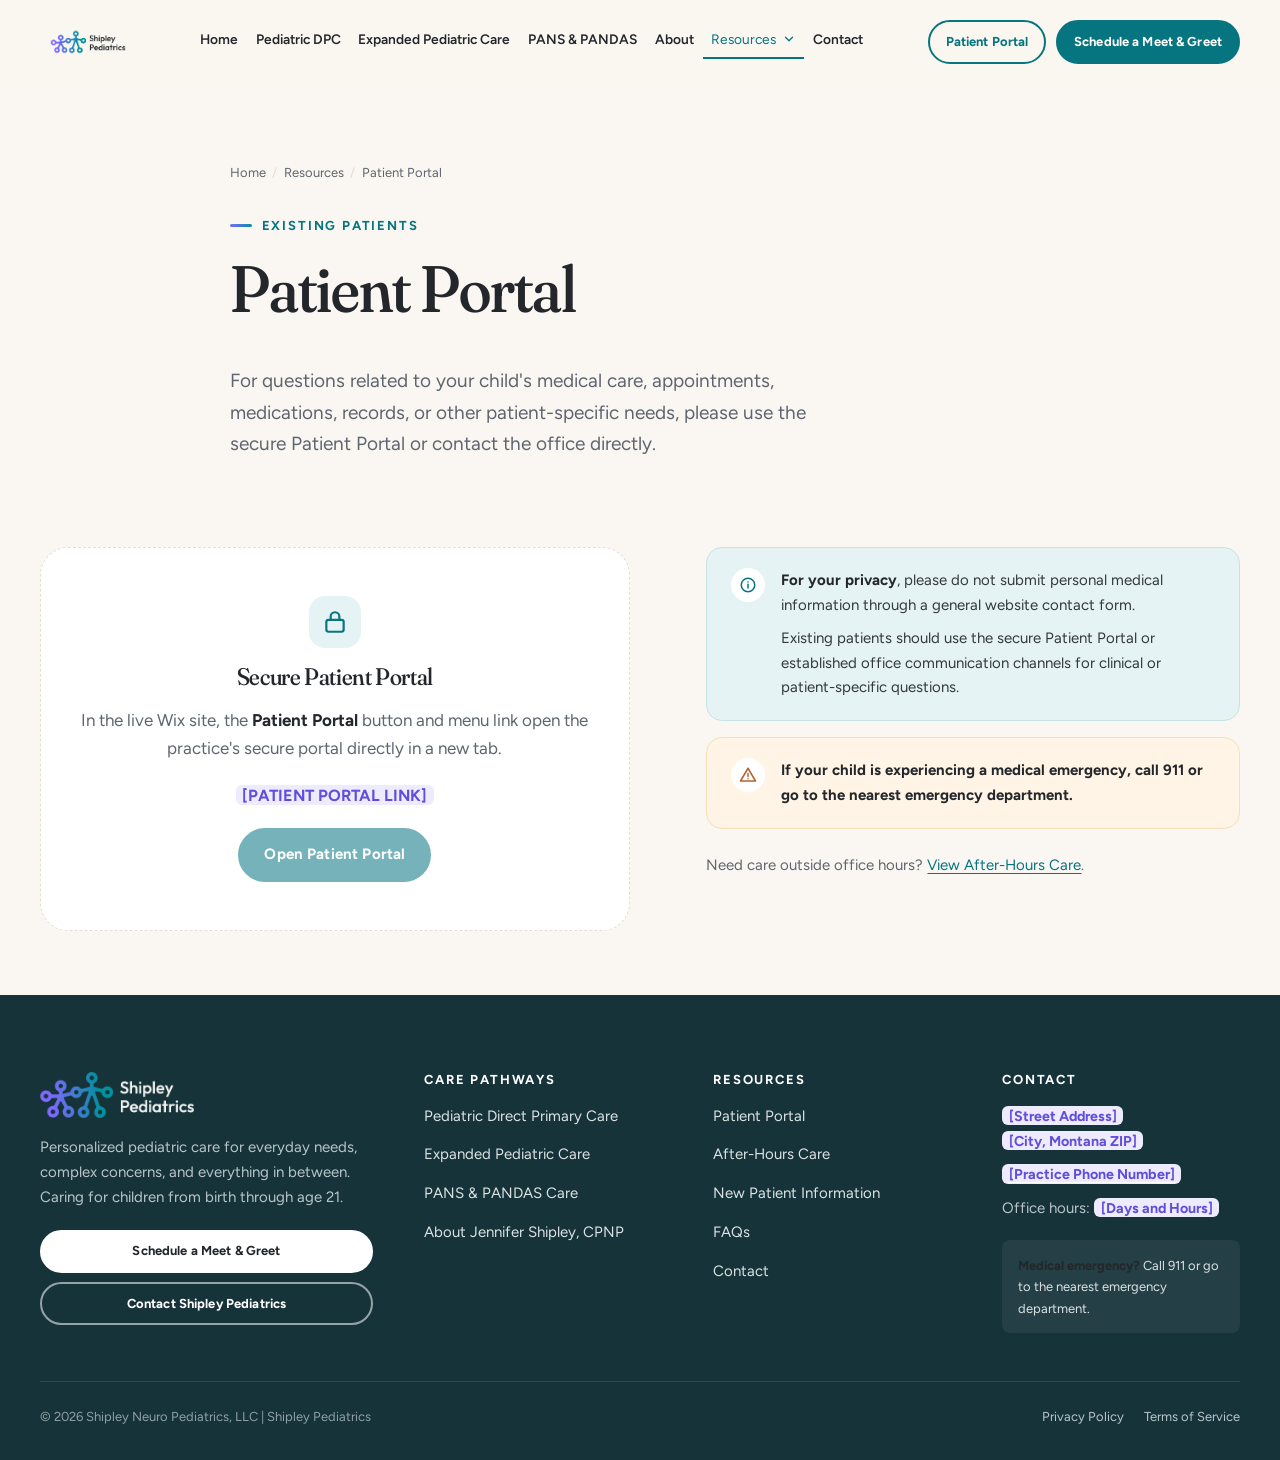
<file: patient-portal.html>
<!DOCTYPE html>
<html lang="en" class="no-js">
<head>
  <meta charset="UTF-8">
  <meta name="viewport" content="width=device-width, initial-scale=1">
  <title>Patient Portal | Shipley Pediatrics</title>
  <meta name="description" content="Secure Patient Portal access for existing Shipley Pediatrics families. Use the portal for appointments, medications, records, and patient-specific questions.">
  <link rel="canonical" href="https://aririkushimeikito.github.io/josh2/patient-portal">

  <!-- Open Graph / social -->
  <meta property="og:type" content="website">
  <meta property="og:site_name" content="Shipley Pediatrics">
  <meta property="og:title" content="Patient Portal | Shipley Pediatrics">
  <meta property="og:description" content="Secure Patient Portal access for existing Shipley Pediatrics families. Use the portal for appointments, medications, records, and patient-specific questions.">
  <meta property="og:url" content="https://aririkushimeikito.github.io/josh2/patient-portal">
  <meta property="og:image" content="https://aririkushimeikito.github.io/josh2/images/logo/logo-full-color-white-bg.png">
  <meta name="twitter:card" content="summary">

  <!-- Favicon (from supplied logo mark) -->
  <link rel="icon" type="image/png" sizes="32x32" href="favicon/favicon-32.png">
  <link rel="icon" type="image/png" sizes="256x256" href="favicon/favicon.png">
  <link rel="apple-touch-icon" href="favicon/apple-touch-icon.png">

  <!-- Typography: Fraunces (headings) + Figtree (body). Fallbacks are defined in CSS. -->
  <link rel="preconnect" href="https://fonts.googleapis.com">
  <link rel="preconnect" href="https://fonts.gstatic.com" crossorigin>
  <link href="https://fonts.googleapis.com/css2?family=Figtree:wght@400;500;600;700&family=Fraunces:ital,opsz,wght,SOFT@0,9..144,300..600,50;1,9..144,300..600,50&display=swap" rel="stylesheet">

  <link rel="stylesheet" href="css/styles.css">
  <script type="application/ld+json">
[
  {
    "@context": "https://schema.org",
    "@type": "BreadcrumbList",
    "itemListElement": [
      {
        "@type": "ListItem",
        "position": 1,
        "name": "Home",
        "item": "https://aririkushimeikito.github.io/josh2/"
      },
      {
        "@type": "ListItem",
        "position": 2,
        "name": "Resources",
        "item": "https://aririkushimeikito.github.io/josh2/resources"
      },
      {
        "@type": "ListItem",
        "position": 3,
        "name": "Patient Portal",
        "item": "https://aririkushimeikito.github.io/josh2/patient-portal"
      }
    ]
  }
]
  </script>
</head>
<body>
  <a class="skip-link" href="#main">Skip to main content</a>

  <!-- HEADER — Wix equivalent: Wix Header + Wix Menu + two Wix Buttons -->
  <header class="site-header">
    <div class="container header-inner">
      <a class="brand" href="index.html" aria-label="Shipley Pediatrics — Home">
        <img src="images/logo/logo-full-color.png" alt="Shipley Pediatrics" width="467" height="214">
      </a>

      <nav class="nav" aria-label="Primary">
        <ul class="nav__list">
        <li class="nav__item"><a class="nav__link" href="index.html">Home</a></li>
        <li class="nav__item"><a class="nav__link" href="pediatric-dpc.html">Pediatric DPC</a></li>
        <li class="nav__item"><a class="nav__link" href="expanded-pediatric-care.html">Expanded Pediatric Care</a></li>
        <li class="nav__item"><a class="nav__link" href="pans-pandas.html">PANS &amp; PANDAS</a></li>
        <li class="nav__item"><a class="nav__link" href="about.html">About</a></li>
        <li class="nav__item nav__item--dropdown">
          <button class="nav__link nav__dropdown-btn" type="button" aria-expanded="false" aria-haspopup="true" aria-controls="resources-menu" aria-current="page">Resources <svg viewBox="0 0 24 24" fill="none" stroke="currentColor" stroke-width="2.2" stroke-linecap="round" stroke-linejoin="round" aria-hidden="true"><path d="m6 9 6 6 6-6"/></svg></button>
          <ul class="nav__dropdown" id="resources-menu">
            <li><a href="patient-portal.html" aria-current="page"><span class="nav__dropdown-dot"></span>Patient Portal</a></li><li><a href="after-hours-care.html"><span class="nav__dropdown-dot"></span>After-Hours Care</a></li><li><a href="new-patient-information.html"><span class="nav__dropdown-dot"></span>New Patient Information</a></li><li><a href="faqs.html"><span class="nav__dropdown-dot"></span>FAQs</a></li><li><a href="contact.html"><span class="nav__dropdown-dot"></span>Contact</a></li>
          </ul>
        </li>
        <li class="nav__item"><a class="nav__link" href="contact.html">Contact</a></li>
        </ul>
      </nav>

      <div class="header-utils">
        <a class="btn btn--secondary btn--sm" href="patient-portal.html">Patient Portal</a>
        <a class="btn btn--sm btn--primary-cta" href="schedule-meet-and-greet.html">Schedule a Meet &amp; Greet</a>
        <button class="menu-toggle" type="button" aria-expanded="false" aria-controls="mobile-nav" aria-label="Open menu"><span></span></button>
      </div>
    </div>
  </header>

  <!-- MOBILE MENU — Wix equivalent: Wix Mobile Menu -->
  <div class="mobile-nav" id="mobile-nav">
    <div class="mobile-nav__ctas">
      <a class="btn" href="schedule-meet-and-greet.html">Schedule a Meet &amp; Greet</a>
      <a class="btn btn--secondary" href="patient-portal.html">Patient Portal</a>
    </div>
    <ul class="mobile-nav__list">
      <li><a href="index.html">Home</a></li><li><a href="pediatric-dpc.html">Pediatric DPC</a></li><li><a href="expanded-pediatric-care.html">Expanded Pediatric Care</a></li><li><a href="pans-pandas.html">PANS &amp; PANDAS</a></li><li><a href="about.html">About</a></li>
      <li>
        <details open>
          <summary>Resources</summary>
          <ul class="mobile-nav__sub"><li><a href="patient-portal.html" aria-current="page">Patient Portal</a></li><li><a href="after-hours-care.html">After-Hours Care</a></li><li><a href="new-patient-information.html">New Patient Information</a></li><li><a href="faqs.html">FAQs</a></li><li><a href="contact.html">Contact</a></li></ul>
        </details>
      </li>
      <li><a href="contact.html">Contact</a></li>
    </ul>
  </div>

  <main id="main">

<section class="hero page-hero" style="padding-bottom:1.5rem">
  <div class="container container--narrow">
    <ol class="breadcrumbs"><li><a href="index.html">Home</a></li><li><a href="resources.html">Resources</a></li><li aria-current="page">Patient Portal</li></ol>
    <p class="eyebrow reveal">Existing patients</p>
    <h1 class="reveal" data-delay="1">Patient Portal</h1>
    <p class="hero__text reveal" data-delay="2">For questions related to your child's medical care, appointments, medications, records, or other patient-specific needs, please use the secure Patient Portal or contact the office directly.</p>
  </div>
</section>
<section class="section section--sm">
  <div class="container split" style="align-items:start">
    <div class="reveal">
      <!-- Wix: this page is replaced by an external link to the portal in the header button and Resources menu. -->
      <div class="form-panel" style="text-align:center;padding:3rem 2rem;border-style:dashed">
        <div class="icon-badge" style="margin:0 auto 1rem"><svg viewBox="0 0 24 24" fill="none" stroke="currentColor" stroke-width="2" stroke-linecap="round" stroke-linejoin="round" aria-hidden="true"><rect x="4" y="10" width="16" height="11" rx="2"/><path d="M8 10V7a4 4 0 0 1 8 0v3"/></svg></div>
        <h2 style="font-size:var(--text-h3)">Secure Patient Portal</h2>
        <p class="muted">In the live Wix site, the <strong>Patient Portal</strong> button and menu link open the practice's secure portal directly in a new tab.</p>
        <p><span class="placeholder">[PATIENT PORTAL LINK]</span></p>
        <a class="btn" href="#" aria-disabled="true" data-placeholder="portal">Open Patient Portal <span class="sr-only">(link to be added)</span></a>
      </div>
    </div>
    <div class="reveal" data-delay="1">
      <div class="callout callout--teal">
        <div class="callout__icon"><svg viewBox="0 0 24 24" fill="none" stroke="currentColor" stroke-width="2" stroke-linecap="round" stroke-linejoin="round" aria-hidden="true"><circle cx="12" cy="12" r="9"/><path d="M12 11v5M12 8h.01"/></svg></div>
        <div>
          <p><strong>For your privacy</strong>, please do not submit personal medical information through a general website contact form.</p>
          <p>Existing patients should use the secure Patient Portal or established office communication channels for clinical or patient-specific questions.</p>
        </div>
      </div>
      <div class="callout callout--warn" style="margin-top:1rem">
        <div class="callout__icon"><svg viewBox="0 0 24 24" fill="none" stroke="currentColor" stroke-width="2" stroke-linecap="round" stroke-linejoin="round" aria-hidden="true"><path d="M12 3 2 20h20L12 3Z"/><path d="M12 10v4M12 17h.01"/></svg></div>
        <div><p><strong>If your child is experiencing a medical emergency, call 911 or go to the nearest emergency department.</strong></p></div>
      </div>
      <p class="small muted" style="margin-top:1.5rem">Need care outside office hours? <a href="after-hours-care.html">View After-Hours Care</a>.</p>
    </div>
  </div>
</section>

  </main>

  <!-- FOOTER — Wix equivalent: Wix Footer (4 columns) -->
  <footer class="site-footer">
    <div class="container">
      <div class="footer__grid">
        <div class="footer__brand">
          <img src="images/logo/logo-white-text-horizontal.png" alt="Shipley Pediatrics" width="362" height="108">
          <p>Personalized pediatric care for everyday needs, complex concerns, and everything in between. Caring for children from birth through age 21.</p>
          <div class="footer__ctas">
            <a class="btn btn--light btn--sm" href="schedule-meet-and-greet.html">Schedule a Meet &amp; Greet</a>
            <a class="btn btn--outline-light btn--sm" href="contact.html">Contact Shipley Pediatrics</a>
          </div>
        </div>
        <div>
          <h3>Care Pathways</h3>
          <ul class="footer__list">
            <li><a href="pediatric-dpc.html">Pediatric Direct Primary Care</a></li>
            <li><a href="expanded-pediatric-care.html">Expanded Pediatric Care</a></li>
            <li><a href="pans-pandas.html">PANS &amp; PANDAS Care</a></li>
            <li><a href="about.html">About Jennifer Shipley, CPNP</a></li>
          </ul>
        </div>
        <div>
          <h3>Resources</h3>
          <ul class="footer__list">
            <li><a href="patient-portal.html">Patient Portal</a></li>
            <li><a href="after-hours-care.html">After-Hours Care</a></li>
            <li><a href="new-patient-information.html">New Patient Information</a></li>
            <li><a href="faqs.html">FAQs</a></li>
            <li><a href="contact.html">Contact</a></li>
          </ul>
        </div>
        <div>
          <h3>Contact</h3>
          <div class="footer__contact">
            <span><span class="placeholder">[Street Address]</span><br><span class="placeholder">[City, Montana ZIP]</span></span>
            <a href="tel:+1" data-placeholder="phone"><span class="placeholder">[Practice Phone Number]</span></a>
            <span>Office hours: <span class="placeholder">[Days and Hours]</span></span>
          </div>
          <div class="footer__emergency"><strong>Medical emergency?</strong> Call 911 or go to the nearest emergency department.</div>
        </div>
      </div>
      <div class="footer__bottom">
        <span>&copy; 2026 Shipley Neuro Pediatrics, LLC&nbsp;|&nbsp;Shipley Pediatrics</span>
        <nav class="footer__legal" aria-label="Legal">
          <a href="privacy-policy.html">Privacy Policy</a>
          <a href="terms-of-service.html">Terms of Service</a>
        </nav>
      </div>
    </div>
  </footer>

  <script src="js/main.js"></script>
</body>
</html>
</file>
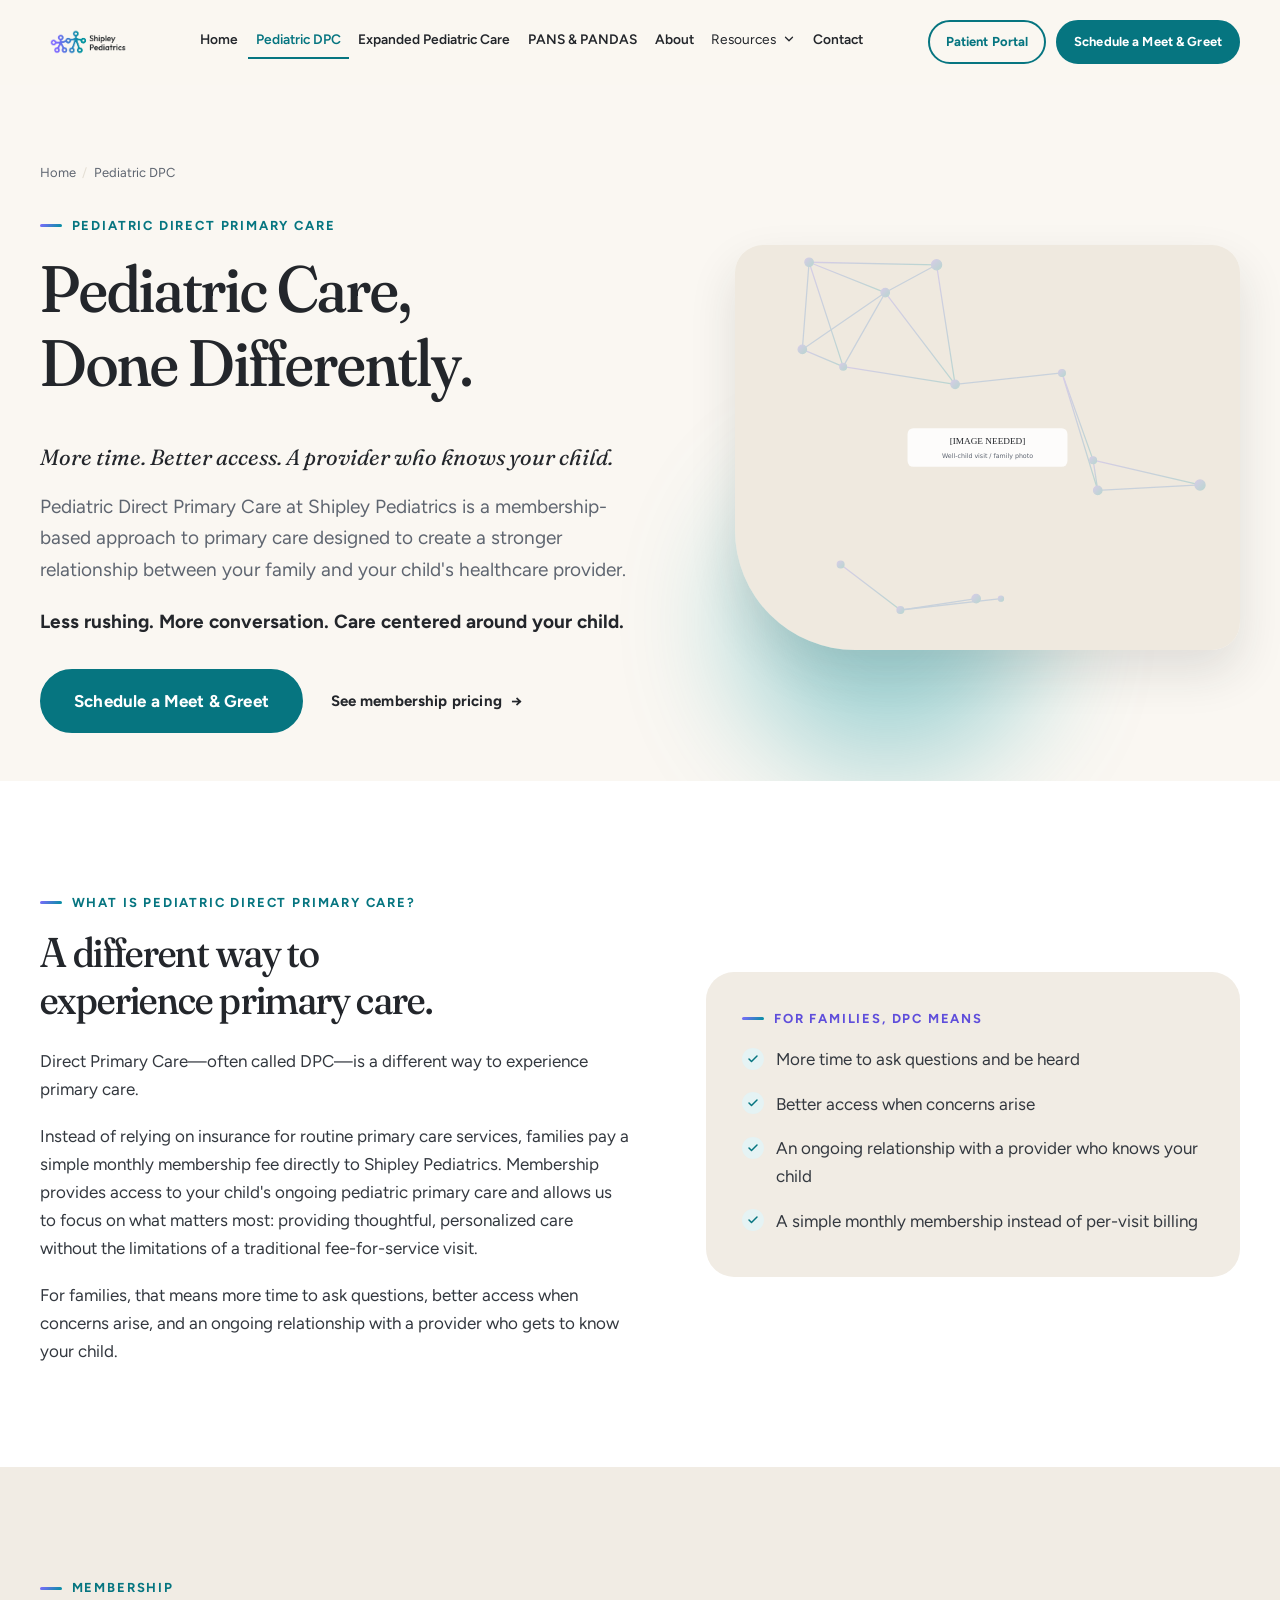
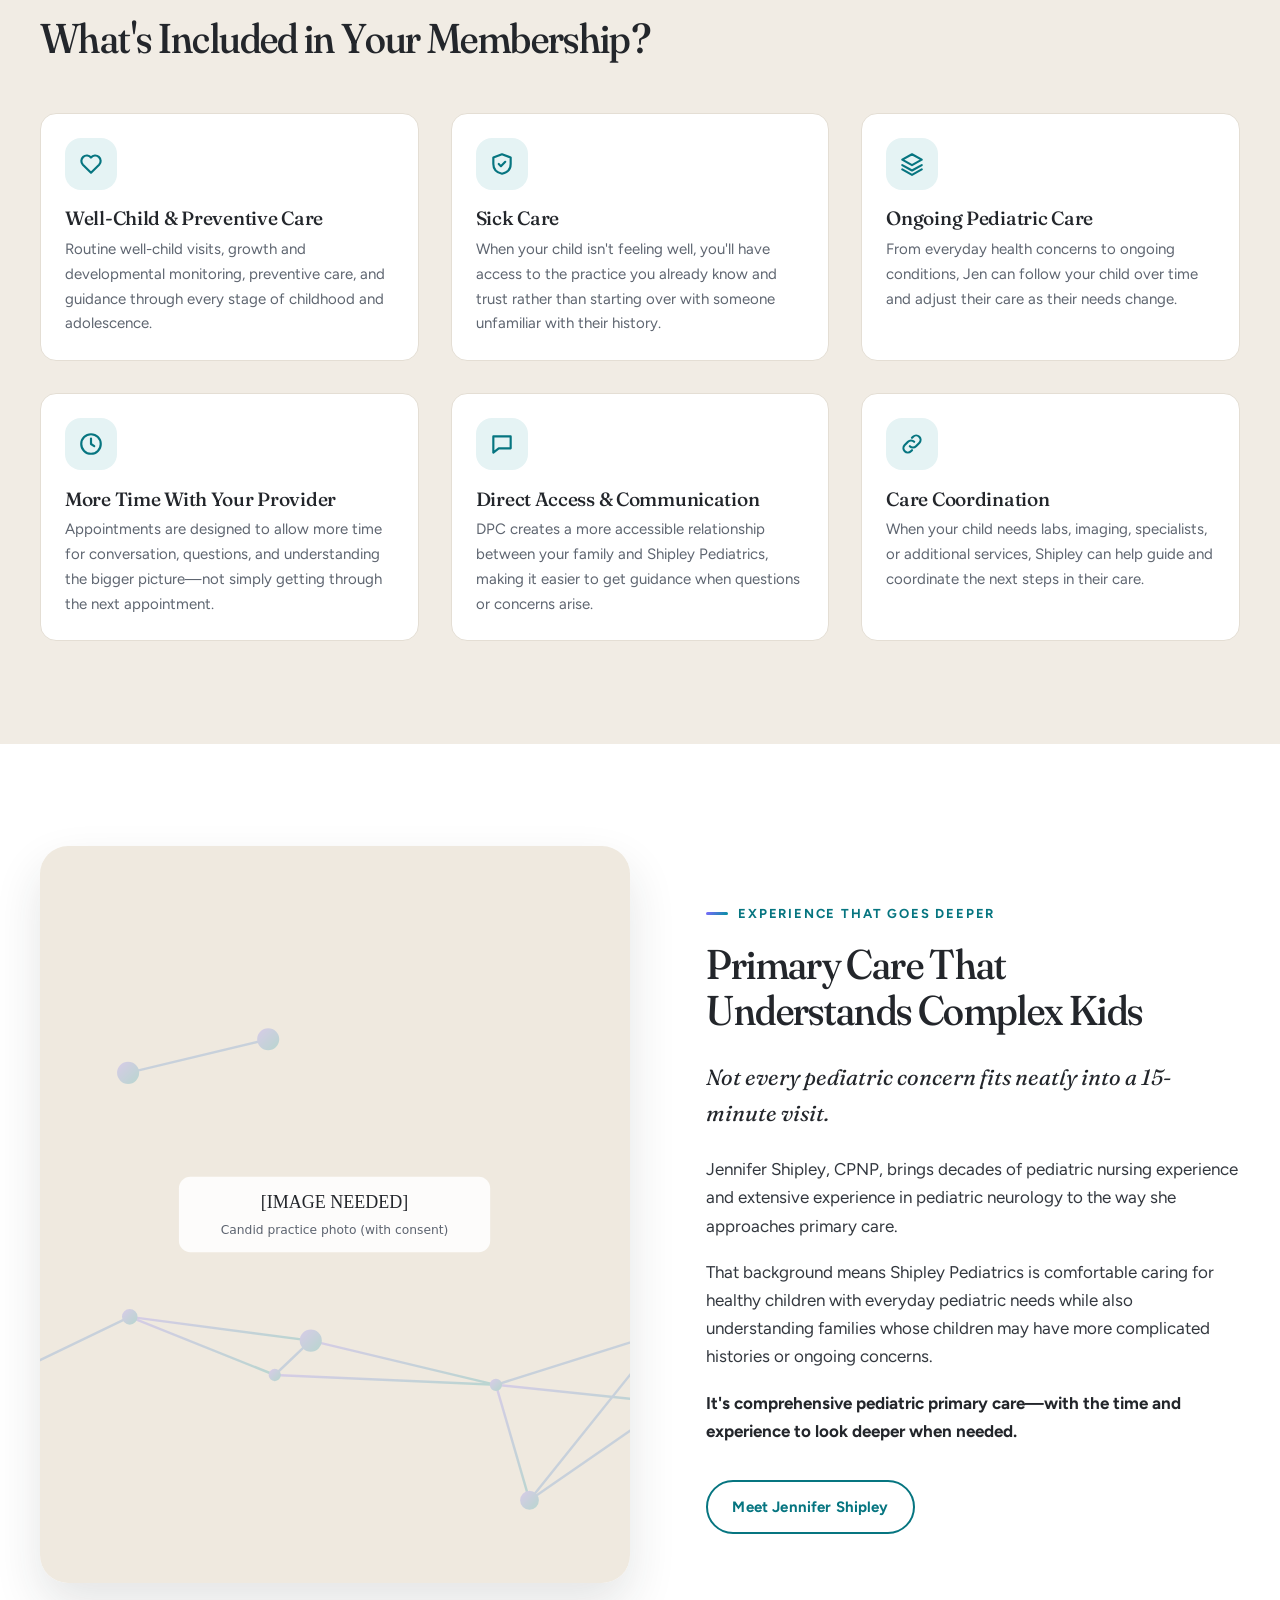
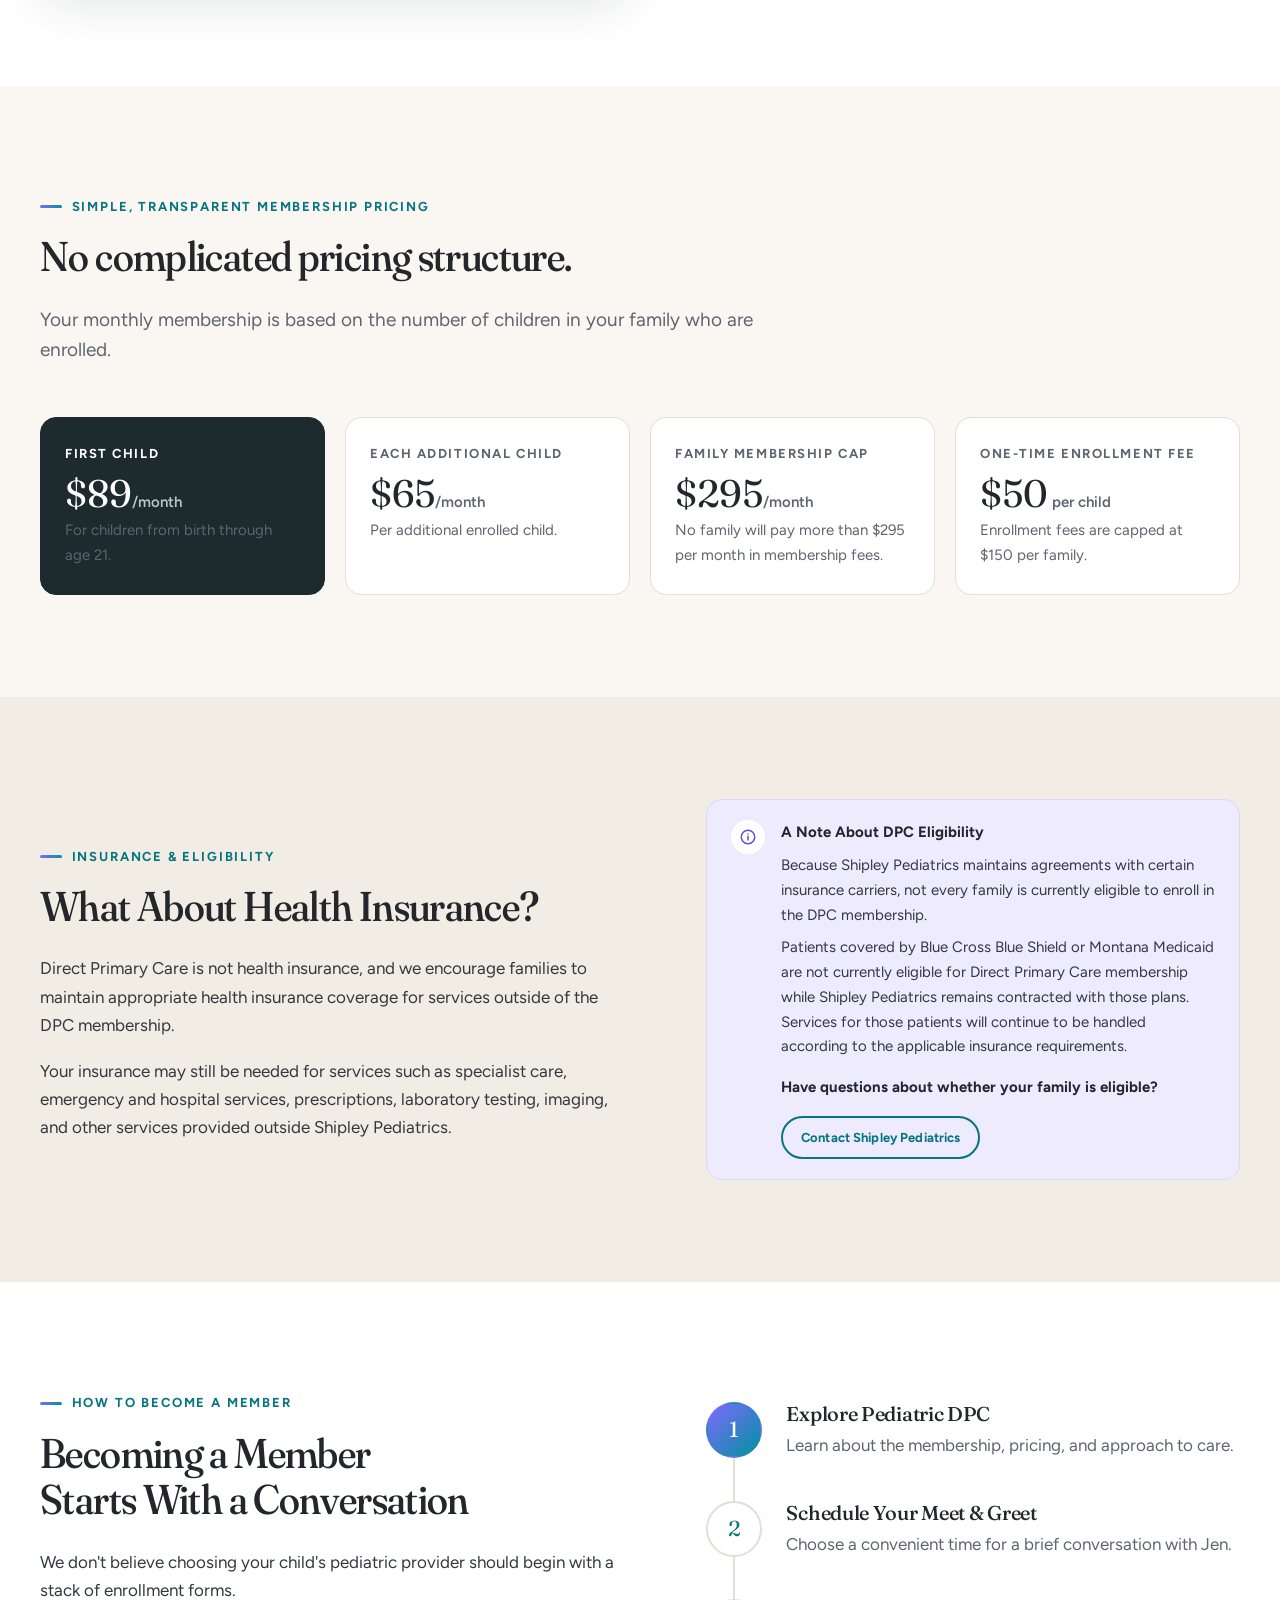
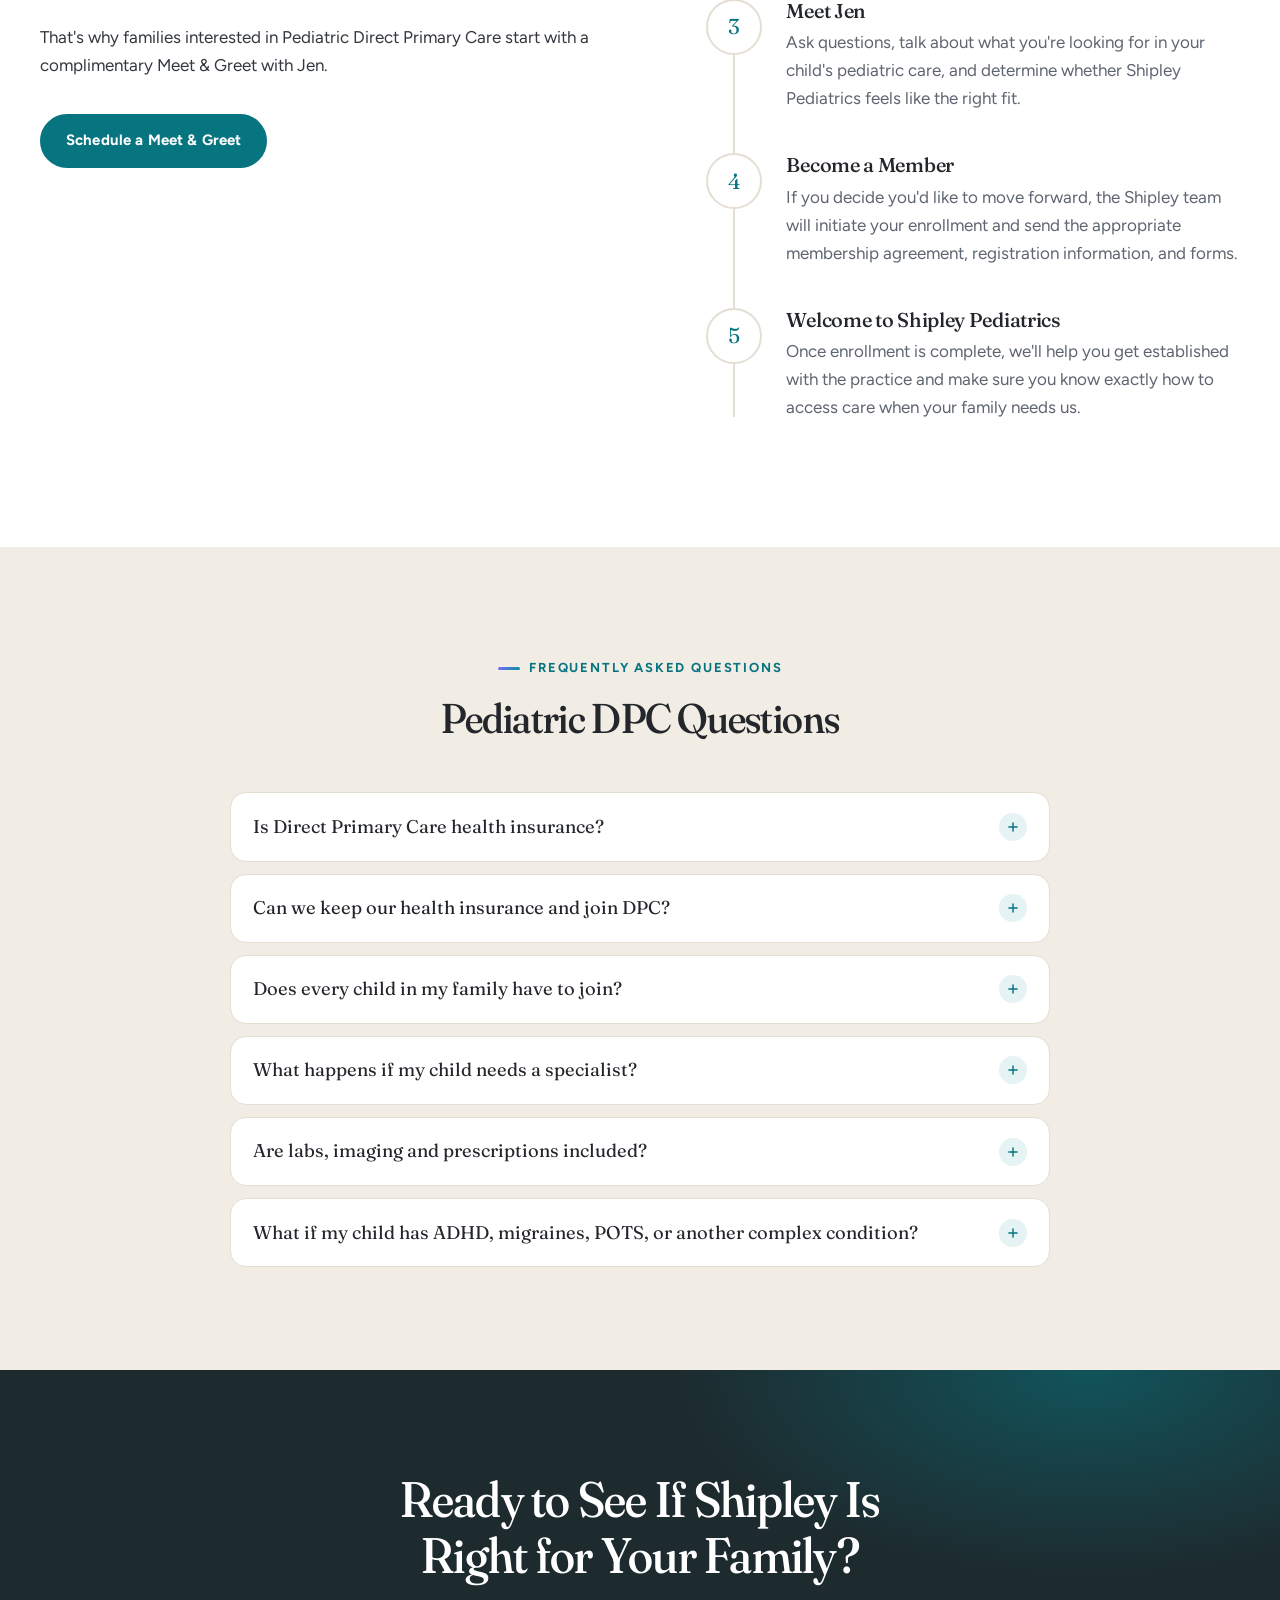
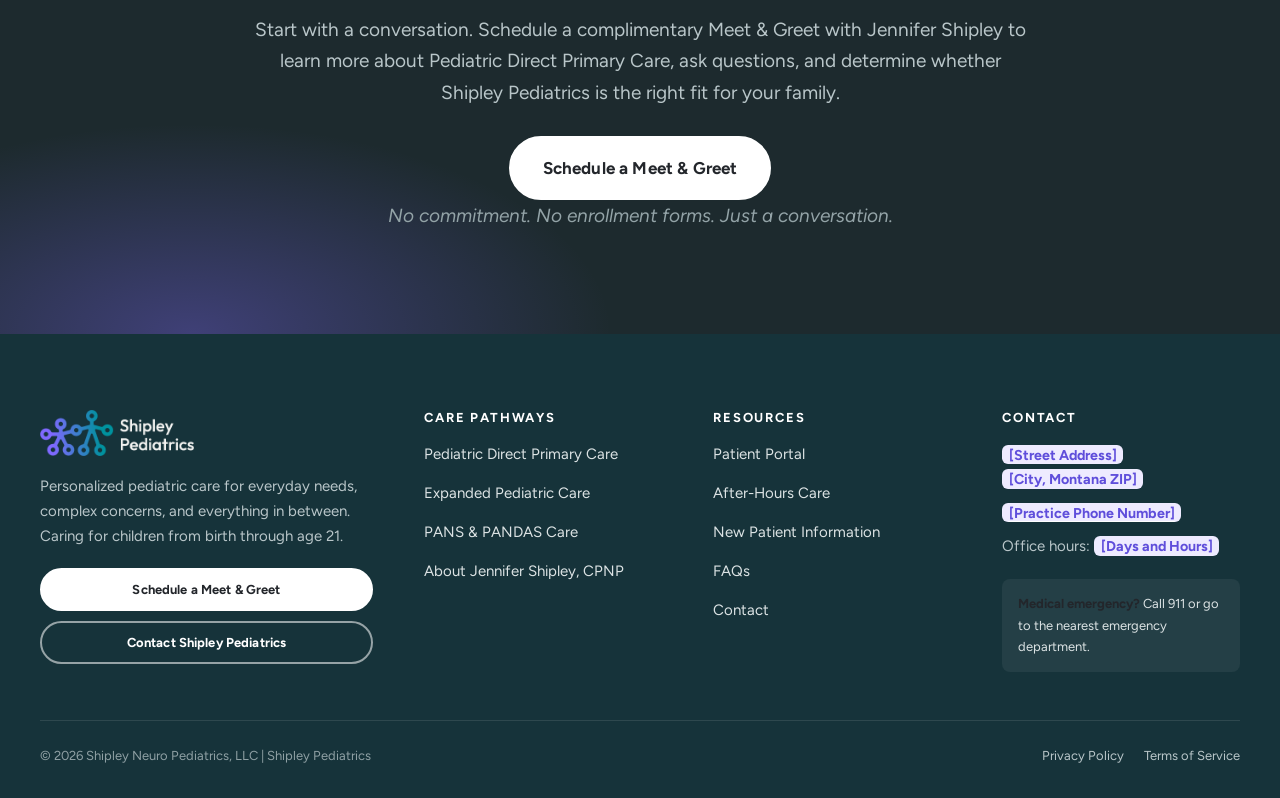
<file: pediatric-dpc.html>
<!DOCTYPE html>
<html lang="en" class="no-js">
<head>
  <meta charset="UTF-8">
  <meta name="viewport" content="width=device-width, initial-scale=1">
  <title>Pediatric Direct Primary Care (DPC) | Shipley Pediatrics</title>
  <meta name="description" content="Pediatric Direct Primary Care at Shipley Pediatrics: a membership-based approach with more time, better access, and a provider who knows your child. Transparent pricing from $89/month.">
  <link rel="canonical" href="https://aririkushimeikito.github.io/josh2/pediatric-dpc">

  <!-- Open Graph / social -->
  <meta property="og:type" content="website">
  <meta property="og:site_name" content="Shipley Pediatrics">
  <meta property="og:title" content="Pediatric Direct Primary Care (DPC) | Shipley Pediatrics">
  <meta property="og:description" content="Pediatric Direct Primary Care at Shipley Pediatrics: a membership-based approach with more time, better access, and a provider who knows your child. Transparent pricing from $89/month.">
  <meta property="og:url" content="https://aririkushimeikito.github.io/josh2/pediatric-dpc">
  <meta property="og:image" content="https://aririkushimeikito.github.io/josh2/images/logo/logo-full-color-white-bg.png">
  <meta name="twitter:card" content="summary">

  <!-- Favicon (from supplied logo mark) -->
  <link rel="icon" type="image/png" sizes="32x32" href="favicon/favicon-32.png">
  <link rel="icon" type="image/png" sizes="256x256" href="favicon/favicon.png">
  <link rel="apple-touch-icon" href="favicon/apple-touch-icon.png">

  <!-- Typography: Fraunces (headings) + Figtree (body). Fallbacks are defined in CSS. -->
  <link rel="preconnect" href="https://fonts.googleapis.com">
  <link rel="preconnect" href="https://fonts.gstatic.com" crossorigin>
  <link href="https://fonts.googleapis.com/css2?family=Figtree:wght@400;500;600;700&family=Fraunces:ital,opsz,wght,SOFT@0,9..144,300..600,50;1,9..144,300..600,50&display=swap" rel="stylesheet">

  <link rel="stylesheet" href="css/styles.css">
  <script type="application/ld+json">
[
  {
    "@context": "https://schema.org",
    "@type": "FAQPage",
    "mainEntity": [
      {
        "@type": "Question",
        "name": "Is Direct Primary Care health insurance?",
        "acceptedAnswer": {
          "@type": "Answer",
          "text": "No. DPC is a membership arrangement for primary care services provided by Shipley Pediatrics. Families should maintain appropriate insurance coverage for healthcare needs and services outside the membership."
        }
      },
      {
        "@type": "Question",
        "name": "Can we keep our health insurance and join DPC?",
        "acceptedAnswer": {
          "@type": "Answer",
          "text": "Yes, generally families can maintain health insurance while participating in DPC. However, eligibility can be affected by Shipley Pediatrics' existing agreements with certain insurance carriers. Currently, patients covered by Blue Cross Blue Shield or Montana Medicaid are not eligible for Shipley's DPC membership."
        }
      },
      {
        "@type": "Question",
        "name": "Does every child in my family have to join?",
        "acceptedAnswer": {
          "@type": "Answer",
          "text": "Membership can be structured around the children your family wishes to enroll, subject to Shipley Pediatrics' membership and eligibility requirements."
        }
      },
      {
        "@type": "Question",
        "name": "What happens if my child needs a specialist?",
        "acceptedAnswer": {
          "@type": "Answer",
          "text": "Jen can help determine when specialty care is appropriate and help coordinate your child's next steps. Services provided by outside specialists are not included in the DPC membership."
        }
      },
      {
        "@type": "Question",
        "name": "Are labs, imaging and prescriptions included?",
        "acceptedAnswer": {
          "@type": "Answer",
          "text": "Outside laboratory testing, imaging, medications, and other third-party services are generally separate from the DPC membership and may be billed by those providers or processed through your insurance."
        }
      },
      {
        "@type": "Question",
        "name": "What if my child has ADHD, migraines, POTS, or another complex condition?",
        "acceptedAnswer": {
          "@type": "Answer",
          "text": "One of Shipley Pediatrics' unique strengths is Jen's extensive background caring for children with neurologic and complex pediatric conditions. Depending on your child's needs, some concerns may be appropriately managed through primary care while others may benefit from Shipley's Expanded Pediatric Care services.Explore Expanded Pediatric Care"
        }
      }
    ]
  },
  {
    "@context": "https://schema.org",
    "@type": "BreadcrumbList",
    "itemListElement": [
      {
        "@type": "ListItem",
        "position": 1,
        "name": "Home",
        "item": "https://aririkushimeikito.github.io/josh2/"
      },
      {
        "@type": "ListItem",
        "position": 2,
        "name": "Pediatric DPC",
        "item": "https://aririkushimeikito.github.io/josh2/pediatric-dpc"
      }
    ]
  },
  {
    "@context": "https://schema.org",
    "@type": "Service",
    "name": "Pediatric Direct Primary Care",
    "provider": {
      "@type": "MedicalBusiness",
      "name": "Shipley Pediatrics"
    },
    "areaServed": "Montana",
    "description": "Membership-based pediatric primary care. First child $89/month, each additional child $65/month, family cap $295/month, one-time enrollment fee $50 per child (capped at $150 per family)."
  }
]
  </script>
</head>
<body>
  <a class="skip-link" href="#main">Skip to main content</a>

  <!-- HEADER — Wix equivalent: Wix Header + Wix Menu + two Wix Buttons -->
  <header class="site-header">
    <div class="container header-inner">
      <a class="brand" href="index.html" aria-label="Shipley Pediatrics — Home">
        <img src="images/logo/logo-full-color.png" alt="Shipley Pediatrics" width="467" height="214">
      </a>

      <nav class="nav" aria-label="Primary">
        <ul class="nav__list">
        <li class="nav__item"><a class="nav__link" href="index.html">Home</a></li>
        <li class="nav__item"><a class="nav__link" href="pediatric-dpc.html" aria-current="page">Pediatric DPC</a></li>
        <li class="nav__item"><a class="nav__link" href="expanded-pediatric-care.html">Expanded Pediatric Care</a></li>
        <li class="nav__item"><a class="nav__link" href="pans-pandas.html">PANS &amp; PANDAS</a></li>
        <li class="nav__item"><a class="nav__link" href="about.html">About</a></li>
        <li class="nav__item nav__item--dropdown">
          <button class="nav__link nav__dropdown-btn" type="button" aria-expanded="false" aria-haspopup="true" aria-controls="resources-menu">Resources <svg viewBox="0 0 24 24" fill="none" stroke="currentColor" stroke-width="2.2" stroke-linecap="round" stroke-linejoin="round" aria-hidden="true"><path d="m6 9 6 6 6-6"/></svg></button>
          <ul class="nav__dropdown" id="resources-menu">
            <li><a href="patient-portal.html"><span class="nav__dropdown-dot"></span>Patient Portal</a></li><li><a href="after-hours-care.html"><span class="nav__dropdown-dot"></span>After-Hours Care</a></li><li><a href="new-patient-information.html"><span class="nav__dropdown-dot"></span>New Patient Information</a></li><li><a href="faqs.html"><span class="nav__dropdown-dot"></span>FAQs</a></li><li><a href="contact.html"><span class="nav__dropdown-dot"></span>Contact</a></li>
          </ul>
        </li>
        <li class="nav__item"><a class="nav__link" href="contact.html">Contact</a></li>
        </ul>
      </nav>

      <div class="header-utils">
        <a class="btn btn--secondary btn--sm" href="patient-portal.html">Patient Portal</a>
        <a class="btn btn--sm btn--primary-cta" href="schedule-meet-and-greet.html">Schedule a Meet &amp; Greet</a>
        <button class="menu-toggle" type="button" aria-expanded="false" aria-controls="mobile-nav" aria-label="Open menu"><span></span></button>
      </div>
    </div>
  </header>

  <!-- MOBILE MENU — Wix equivalent: Wix Mobile Menu -->
  <div class="mobile-nav" id="mobile-nav">
    <div class="mobile-nav__ctas">
      <a class="btn" href="schedule-meet-and-greet.html">Schedule a Meet &amp; Greet</a>
      <a class="btn btn--secondary" href="patient-portal.html">Patient Portal</a>
    </div>
    <ul class="mobile-nav__list">
      <li><a href="index.html">Home</a></li><li><a href="pediatric-dpc.html" aria-current="page">Pediatric DPC</a></li><li><a href="expanded-pediatric-care.html">Expanded Pediatric Care</a></li><li><a href="pans-pandas.html">PANS &amp; PANDAS</a></li><li><a href="about.html">About</a></li>
      <li>
        <details>
          <summary>Resources</summary>
          <ul class="mobile-nav__sub"><li><a href="patient-portal.html">Patient Portal</a></li><li><a href="after-hours-care.html">After-Hours Care</a></li><li><a href="new-patient-information.html">New Patient Information</a></li><li><a href="faqs.html">FAQs</a></li><li><a href="contact.html">Contact</a></li></ul>
        </details>
      </li>
      <li><a href="contact.html">Contact</a></li>
    </ul>
  </div>

  <main id="main">

<!-- PAGE HERO — Wix equivalent: Wix Section + Container (text) + Container (image) + Button -->
<section class="hero page-hero">
  <div class="container hero__grid">
    <div>
      <ol class="breadcrumbs"><li><a href="index.html">Home</a></li><li aria-current="page">Pediatric DPC</li></ol>
      <p class="eyebrow reveal">Pediatric Direct Primary Care</p>
      <h1 class="reveal" data-delay="1">Pediatric Care, Done Differently.</h1>
      <p class="hero__lead reveal" data-delay="2">More time. Better access. A provider who knows your child.</p>
      <p class="hero__text reveal" data-delay="2">Pediatric Direct Primary Care at Shipley Pediatrics is a membership-based approach to primary care designed to create a stronger relationship between your family and your child's healthcare provider.</p>
      <p class="hero__text reveal" data-delay="2"><strong>Less rushing. More conversation. Care centered around your child.</strong></p>
      <div class="cluster hero__actions reveal" data-delay="3">
        <a class="btn btn--lg" href="schedule-meet-and-greet.html">Schedule a Meet &amp; Greet</a>
        <a class="btn btn--ghost" href="#pricing">See membership pricing</a>
      </div>
    </div>
    <div class="hero__media reveal" data-delay="2">
      <div class="hero__orb hero__orb--2"></div>
      <div class="hero__frame hero__frame--soft">
        <img src="images/placeholders/dpc-hero.svg" alt="Photo to be supplied — well-child visit" width="1200" height="1000">
      </div>
    </div>
  </div>
</section>

<!-- WHAT IS DPC — Wix Section + Text -->
<section class="section section--surface">
  <div class="container split">
    <div class="reveal">
      <p class="eyebrow">What is Pediatric Direct Primary Care?</p>
      <h2>A different way to experience primary care.</h2>
      <p>Direct Primary Care—often called DPC—is a different way to experience primary care.</p>
      <p>Instead of relying on insurance for routine primary care services, families pay a simple monthly membership fee directly to Shipley Pediatrics. Membership provides access to your child's ongoing pediatric primary care and allows us to focus on what matters most: providing thoughtful, personalized care without the limitations of a traditional fee-for-service visit.</p>
      <p>For families, that means more time to ask questions, better access when concerns arise, and an ongoing relationship with a provider who gets to know your child.</p>
    </div>
    <div class="reveal" data-delay="1">
      <div class="card" style="background:var(--color-sand);border:0">
        <p class="eyebrow eyebrow--violet">For families, DPC means</p>
        <ul class="checklist">
          <li>More time to ask questions and be heard</li>
          <li>Better access when concerns arise</li>
          <li>An ongoing relationship with a provider who knows your child</li>
          <li>A simple monthly membership instead of per-visit billing</li>
        </ul>
      </div>
    </div>
  </div>
</section>

<!-- WHAT'S INCLUDED — Wix Section + Repeater (6 items) -->
<section class="section section--sand">
  <div class="container">
    <div class="section-head reveal">
      <p class="eyebrow">Membership</p>
      <h2>What's Included in Your Membership?</h2>
    </div>
    <div class="grid grid--3">
      <div class="feature reveal" data-delay="0">
        <div class="icon-badge"><svg viewBox="0 0 24 24" fill="none" stroke="currentColor" stroke-width="2" stroke-linecap="round" stroke-linejoin="round" aria-hidden="true"><path d="M19.5 12.6 12 20l-7.5-7.4a5 5 0 1 1 7.5-6.6 5 5 0 1 1 7.5 6.6Z"/></svg></div>
        <h3>Well-Child &amp; Preventive Care</h3><p>Routine well-child visits, growth and developmental monitoring, preventive care, and guidance through every stage of childhood and adolescence.</p>
      </div>
      <div class="feature reveal" data-delay="1">
        <div class="icon-badge"><svg viewBox="0 0 24 24" fill="none" stroke="currentColor" stroke-width="2" stroke-linecap="round" stroke-linejoin="round" aria-hidden="true"><path d="M12 3 4 6v6c0 5 3.5 8 8 9 4.5-1 8-4 8-9V6l-8-3Z"/><path d="m9 12 2 2 4-4"/></svg></div>
        <h3>Sick Care</h3><p>When your child isn't feeling well, you'll have access to the practice you already know and trust rather than starting over with someone unfamiliar with their history.</p>
      </div>
      <div class="feature reveal" data-delay="2">
        <div class="icon-badge"><svg viewBox="0 0 24 24" fill="none" stroke="currentColor" stroke-width="2" stroke-linecap="round" stroke-linejoin="round" aria-hidden="true"><path d="m12 3 9 5-9 5-9-5 9-5Z"/><path d="m3 13 9 5 9-5"/><path d="m3 17 9 5 9-5"/></svg></div>
        <h3>Ongoing Pediatric Care</h3><p>From everyday health concerns to ongoing conditions, Jen can follow your child over time and adjust their care as their needs change.</p>
      </div>
      <div class="feature reveal" data-delay="0">
        <div class="icon-badge"><svg viewBox="0 0 24 24" fill="none" stroke="currentColor" stroke-width="2" stroke-linecap="round" stroke-linejoin="round" aria-hidden="true"><circle cx="12" cy="12" r="9"/><path d="M12 7v5l3 2"/></svg></div>
        <h3>More Time With Your Provider</h3><p>Appointments are designed to allow more time for conversation, questions, and understanding the bigger picture—not simply getting through the next appointment.</p>
      </div>
      <div class="feature reveal" data-delay="1">
        <div class="icon-badge"><svg viewBox="0 0 24 24" fill="none" stroke="currentColor" stroke-width="2" stroke-linecap="round" stroke-linejoin="round" aria-hidden="true"><path d="M4 5h16v11H9l-5 4V5Z"/></svg></div>
        <h3>Direct Access &amp; Communication</h3><p>DPC creates a more accessible relationship between your family and Shipley Pediatrics, making it easier to get guidance when questions or concerns arise.</p>
      </div>
      <div class="feature reveal" data-delay="2">
        <div class="icon-badge"><svg viewBox="0 0 24 24" fill="none" stroke="currentColor" stroke-width="2" stroke-linecap="round" stroke-linejoin="round" aria-hidden="true"><path d="M10 14a4 4 0 0 0 5.7 0l3-3a4 4 0 0 0-5.7-5.7l-1 1"/><path d="M14 10a4 4 0 0 0-5.7 0l-3 3a4 4 0 0 0 5.7 5.7l1-1"/></svg></div>
        <h3>Care Coordination</h3><p>When your child needs labs, imaging, specialists, or additional services, Shipley can help guide and coordinate the next steps in their care.</p>
      </div>
    </div>
  </div>
</section>

<!-- COMPLEX KIDS — Wix Section + 2 Containers -->
<section class="section section--surface">
  <div class="container split split--reverse">
    <div class="reveal">
      <p class="eyebrow">Experience that goes deeper</p>
      <h2>Primary Care That Understands Complex Kids</h2>
      <p class="lead--em">Not every pediatric concern fits neatly into a 15-minute visit.</p>
      <p>Jennifer Shipley, CPNP, brings decades of pediatric nursing experience and extensive experience in pediatric neurology to the way she approaches primary care.</p>
      <p>That background means Shipley Pediatrics is comfortable caring for healthy children with everyday pediatric needs while also understanding families whose children may have more complicated histories or ongoing concerns.</p>
      <p><strong>It's comprehensive pediatric primary care—with the time and experience to look deeper when needed.</strong></p>
      <a class="btn btn--secondary" href="about.html" style="margin-top:1rem">Meet Jennifer Shipley</a>
    </div>
    <div class="reveal" data-delay="1">
      <div class="media-frame media-frame--portrait">
        <img src="images/placeholders/jen-candid.svg" alt="Photo to be supplied — Jennifer Shipley with a family" width="1200" height="900">
      </div>
    </div>
  </div>
</section>

<!-- PRICING — Wix Section + Repeater (4 pricing cards) -->
<section class="section" id="pricing">
  <div class="container">
    <div class="section-head reveal">
      <p class="eyebrow">Simple, transparent membership pricing</p>
      <h2>No complicated pricing structure.</h2>
      <p class="lead">Your monthly membership is based on the number of children in your family who are enrolled.</p>
    </div>
    <div class="pricing">
      <div class="price-card price-card--hero reveal">
        <div class="price-card__label">First Child</div>
        <div class="price-card__amt">$89<small>/month</small></div>
        <p>For children from birth through age 21.</p>
      </div>
      <div class="price-card reveal" data-delay="1">
        <div class="price-card__label">Each Additional Child</div>
        <div class="price-card__amt">$65<small>/month</small></div>
        <p>Per additional enrolled child.</p>
      </div>
      <div class="price-card reveal" data-delay="2">
        <div class="price-card__label">Family Membership Cap</div>
        <div class="price-card__amt">$295<small>/month</small></div>
        <p>No family will pay more than $295 per month in membership fees.</p>
      </div>
      <div class="price-card reveal" data-delay="3">
        <div class="price-card__label">One-Time Enrollment Fee</div>
        <div class="price-card__amt">$50<small> per child</small></div>
        <p>Enrollment fees are capped at $150 per family.</p>
      </div>
    </div>
  </div>
</section>

<!-- INSURANCE & ELIGIBILITY — Wix Section + Text + Callout box -->
<section class="section section--sand">
  <div class="container split">
    <div class="reveal">
      <p class="eyebrow">Insurance &amp; eligibility</p>
      <h2>What About Health Insurance?</h2>
      <p>Direct Primary Care is not health insurance, and we encourage families to maintain appropriate health insurance coverage for services outside of the DPC membership.</p>
      <p>Your insurance may still be needed for services such as specialist care, emergency and hospital services, prescriptions, laboratory testing, imaging, and other services provided outside Shipley Pediatrics.</p>
    </div>
    <div class="reveal" data-delay="1">
      <div class="callout">
        <div class="callout__icon"><svg viewBox="0 0 24 24" fill="none" stroke="currentColor" stroke-width="2" stroke-linecap="round" stroke-linejoin="round" aria-hidden="true"><circle cx="12" cy="12" r="9"/><path d="M12 11v5M12 8h.01"/></svg></div>
        <div>
          <p><strong>A Note About DPC Eligibility</strong></p>
          <p>Because Shipley Pediatrics maintains agreements with certain insurance carriers, not every family is currently eligible to enroll in the DPC membership.</p>
          <p>Patients covered by Blue Cross Blue Shield or Montana Medicaid are not currently eligible for Direct Primary Care membership while Shipley Pediatrics remains contracted with those plans. Services for those patients will continue to be handled according to the applicable insurance requirements.</p>
          <p style="margin-top:1rem"><strong>Have questions about whether your family is eligible?</strong></p>
          <p><a class="btn btn--sm btn--secondary" href="contact.html?interest=dpc#message" style="margin-top:.5rem">Contact Shipley Pediatrics</a></p>
        </div>
      </div>
    </div>
  </div>
</section>

<!-- HOW TO BECOME A MEMBER — Wix Section + Repeater (numbered steps) -->
<section class="section section--surface">
  <div class="container split" style="align-items:start">
    <div class="reveal">
      <p class="eyebrow">How to become a member</p>
      <h2>Becoming a Member Starts With a Conversation</h2>
      <p>We don't believe choosing your child's pediatric provider should begin with a stack of enrollment forms.</p>
      <p>That's why families interested in Pediatric Direct Primary Care start with a complimentary Meet &amp; Greet with Jen.</p>
      <a class="btn" href="schedule-meet-and-greet.html" style="margin-top:1rem">Schedule a Meet &amp; Greet</a>
    </div>
    <div>
      <ol class="steps">
  <li class="step reveal" data-delay="0">
    <div class="step__num" aria-hidden="true">1</div>
    <div><h3>Explore Pediatric DPC</h3><p>Learn about the membership, pricing, and approach to care.</p></div>
  </li>
  <li class="step reveal" data-delay="1">
    <div class="step__num" aria-hidden="true">2</div>
    <div><h3>Schedule Your Meet &amp; Greet</h3><p>Choose a convenient time for a brief conversation with Jen.</p></div>
  </li>
  <li class="step reveal" data-delay="2">
    <div class="step__num" aria-hidden="true">3</div>
    <div><h3>Meet Jen</h3><p>Ask questions, talk about what you're looking for in your child's pediatric care, and determine whether Shipley Pediatrics feels like the right fit.</p></div>
  </li>
  <li class="step reveal" data-delay="3">
    <div class="step__num" aria-hidden="true">4</div>
    <div><h3>Become a Member</h3><p>If you decide you'd like to move forward, the Shipley team will initiate your enrollment and send the appropriate membership agreement, registration information, and forms.</p></div>
  </li>
  <li class="step reveal" data-delay="3">
    <div class="step__num" aria-hidden="true">5</div>
    <div><h3>Welcome to Shipley Pediatrics</h3><p>Once enrollment is complete, we'll help you get established with the practice and make sure you know exactly how to access care when your family needs us.</p></div>
  </li>
</ol>
    </div>
  </div>
</section>

<!-- FAQ — Wix equivalent: Wix Accordion -->
<section class="section section--sand" id="faqs">
  <div class="container container--narrow">
    <div class="section-head section-head--center reveal">
      <p class="eyebrow">Frequently Asked Questions</p>
      <h2>Pediatric DPC Questions</h2>
    </div>
    <div class="reveal">
    <div class="faq">
  <details class="faq__item">
    <summary class="faq__q">Is Direct Primary Care health insurance?</summary>
    <div class="faq__a"><p>No. DPC is a membership arrangement for primary care services provided by Shipley Pediatrics. Families should maintain appropriate insurance coverage for healthcare needs and services outside the membership.</p></div>
  </details>
  <details class="faq__item">
    <summary class="faq__q">Can we keep our health insurance and join DPC?</summary>
    <div class="faq__a"><p>Yes, generally families can maintain health insurance while participating in DPC. However, eligibility can be affected by Shipley Pediatrics' existing agreements with certain insurance carriers. Currently, patients covered by Blue Cross Blue Shield or Montana Medicaid are not eligible for Shipley's DPC membership.</p></div>
  </details>
  <details class="faq__item">
    <summary class="faq__q">Does every child in my family have to join?</summary>
    <div class="faq__a"><p>Membership can be structured around the children your family wishes to enroll, subject to Shipley Pediatrics' membership and eligibility requirements.</p></div>
  </details>
  <details class="faq__item">
    <summary class="faq__q">What happens if my child needs a specialist?</summary>
    <div class="faq__a"><p>Jen can help determine when specialty care is appropriate and help coordinate your child's next steps. Services provided by outside specialists are not included in the DPC membership.</p></div>
  </details>
  <details class="faq__item">
    <summary class="faq__q">Are labs, imaging and prescriptions included?</summary>
    <div class="faq__a"><p>Outside laboratory testing, imaging, medications, and other third-party services are generally separate from the DPC membership and may be billed by those providers or processed through your insurance.</p></div>
  </details>
  <details class="faq__item">
    <summary class="faq__q">What if my child has ADHD, migraines, POTS, or another complex condition?</summary>
    <div class="faq__a"><p>One of Shipley Pediatrics' unique strengths is Jen's extensive background caring for children with neurologic and complex pediatric conditions. Depending on your child's needs, some concerns may be appropriately managed through primary care while others may benefit from Shipley's Expanded Pediatric Care services.</p><p><a class="text-link" href="expanded-pediatric-care.html">Explore Expanded Pediatric Care</a></p></div>
  </details>
</div>
    </div>
  </div>
</section>

<!-- FINAL CTA — Wix equivalent: Wix Section (dark background) + Heading + Text + Button -->
<section class="section cta-band">
  <div class="container reveal">
    <h2>Ready to See If Shipley Is Right for Your Family?</h2>
    <p>Start with a conversation. Schedule a complimentary Meet &amp; Greet with Jennifer Shipley to learn more about Pediatric Direct Primary Care, ask questions, and determine whether Shipley Pediatrics is the right fit for your family.</p>
    <div class="cluster">
        <a class="btn btn--light btn--lg" href="schedule-meet-and-greet.html">Schedule a Meet &amp; Greet</a>
    </div>
      <p class="note">No commitment. No enrollment forms. Just a conversation.</p>
  </div>
</section>

  </main>

  <!-- FOOTER — Wix equivalent: Wix Footer (4 columns) -->
  <footer class="site-footer">
    <div class="container">
      <div class="footer__grid">
        <div class="footer__brand">
          <img src="images/logo/logo-white-text-horizontal.png" alt="Shipley Pediatrics" width="362" height="108">
          <p>Personalized pediatric care for everyday needs, complex concerns, and everything in between. Caring for children from birth through age 21.</p>
          <div class="footer__ctas">
            <a class="btn btn--light btn--sm" href="schedule-meet-and-greet.html">Schedule a Meet &amp; Greet</a>
            <a class="btn btn--outline-light btn--sm" href="contact.html">Contact Shipley Pediatrics</a>
          </div>
        </div>
        <div>
          <h3>Care Pathways</h3>
          <ul class="footer__list">
            <li><a href="pediatric-dpc.html">Pediatric Direct Primary Care</a></li>
            <li><a href="expanded-pediatric-care.html">Expanded Pediatric Care</a></li>
            <li><a href="pans-pandas.html">PANS &amp; PANDAS Care</a></li>
            <li><a href="about.html">About Jennifer Shipley, CPNP</a></li>
          </ul>
        </div>
        <div>
          <h3>Resources</h3>
          <ul class="footer__list">
            <li><a href="patient-portal.html">Patient Portal</a></li>
            <li><a href="after-hours-care.html">After-Hours Care</a></li>
            <li><a href="new-patient-information.html">New Patient Information</a></li>
            <li><a href="faqs.html">FAQs</a></li>
            <li><a href="contact.html">Contact</a></li>
          </ul>
        </div>
        <div>
          <h3>Contact</h3>
          <div class="footer__contact">
            <span><span class="placeholder">[Street Address]</span><br><span class="placeholder">[City, Montana ZIP]</span></span>
            <a href="tel:+1" data-placeholder="phone"><span class="placeholder">[Practice Phone Number]</span></a>
            <span>Office hours: <span class="placeholder">[Days and Hours]</span></span>
          </div>
          <div class="footer__emergency"><strong>Medical emergency?</strong> Call 911 or go to the nearest emergency department.</div>
        </div>
      </div>
      <div class="footer__bottom">
        <span>&copy; 2026 Shipley Neuro Pediatrics, LLC&nbsp;|&nbsp;Shipley Pediatrics</span>
        <nav class="footer__legal" aria-label="Legal">
          <a href="privacy-policy.html">Privacy Policy</a>
          <a href="terms-of-service.html">Terms of Service</a>
        </nav>
      </div>
    </div>
  </footer>

  <script src="js/main.js"></script>
</body>
</html>
</file>
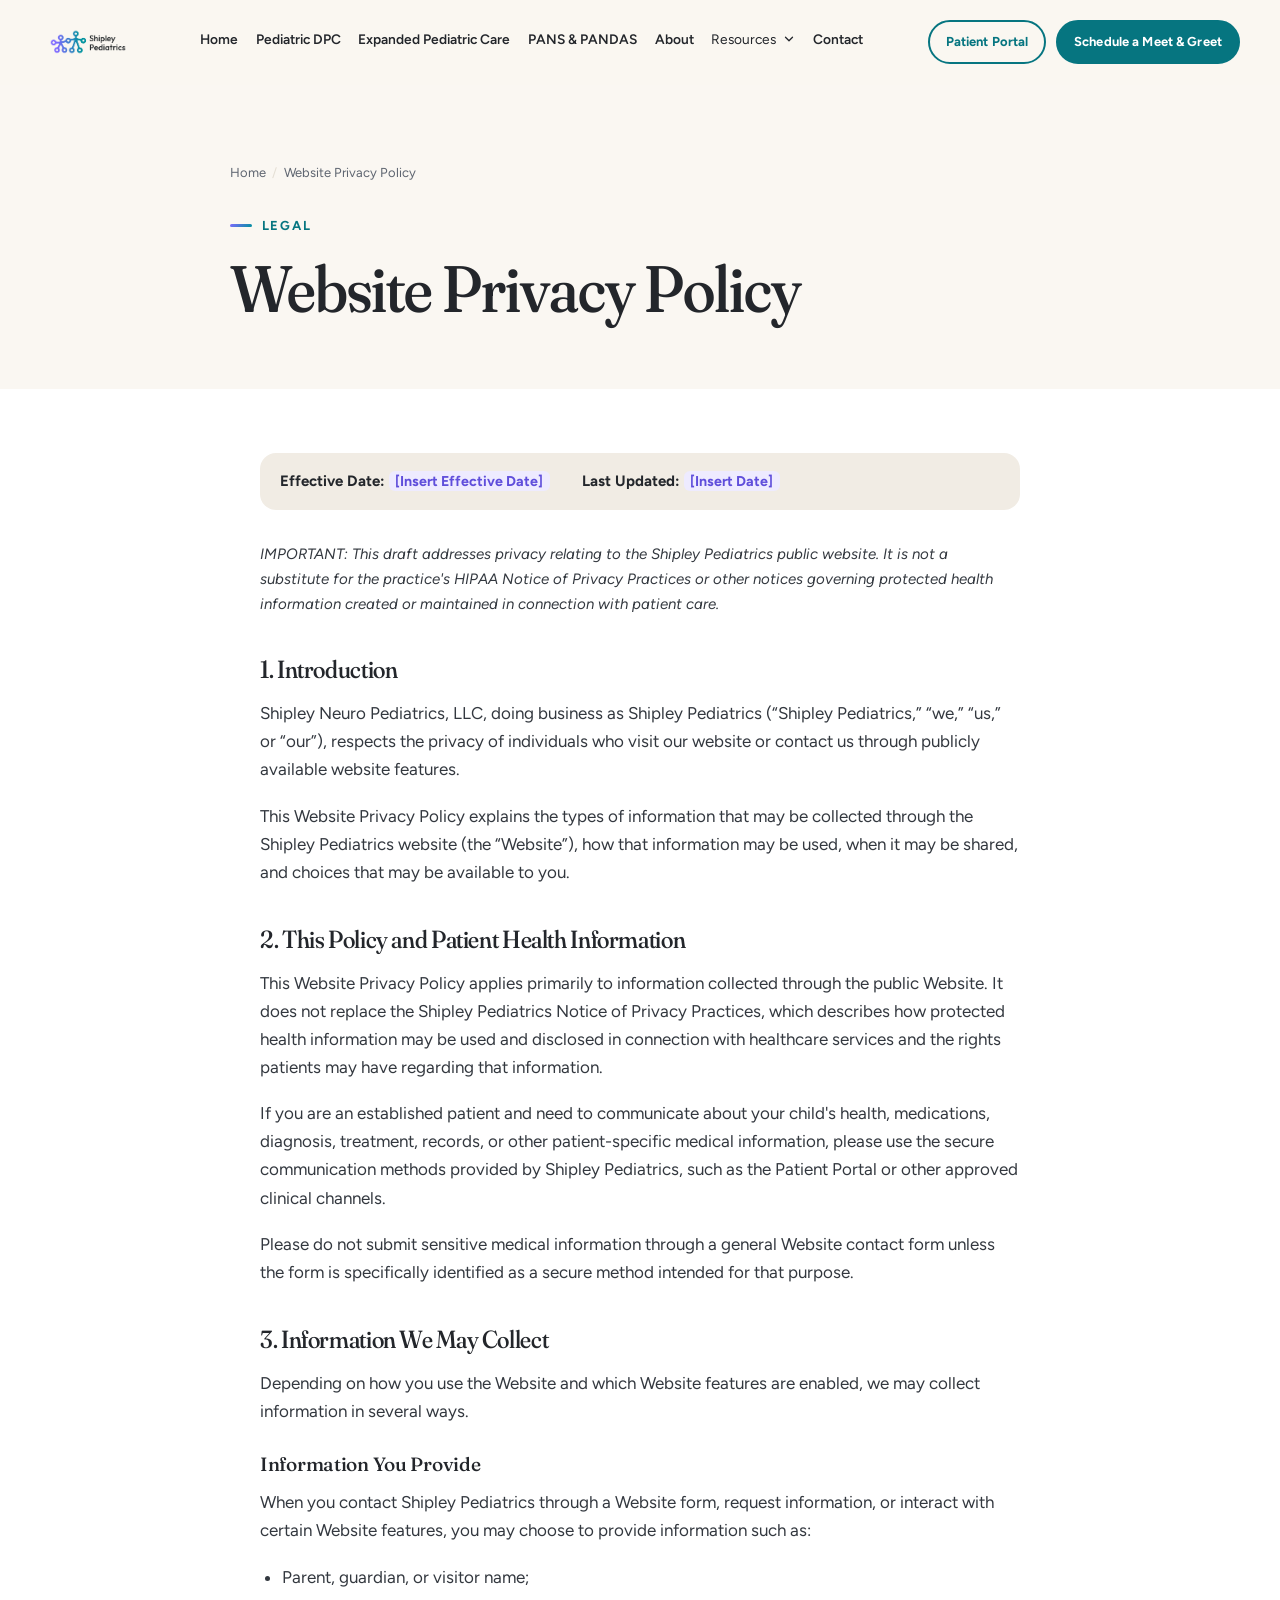
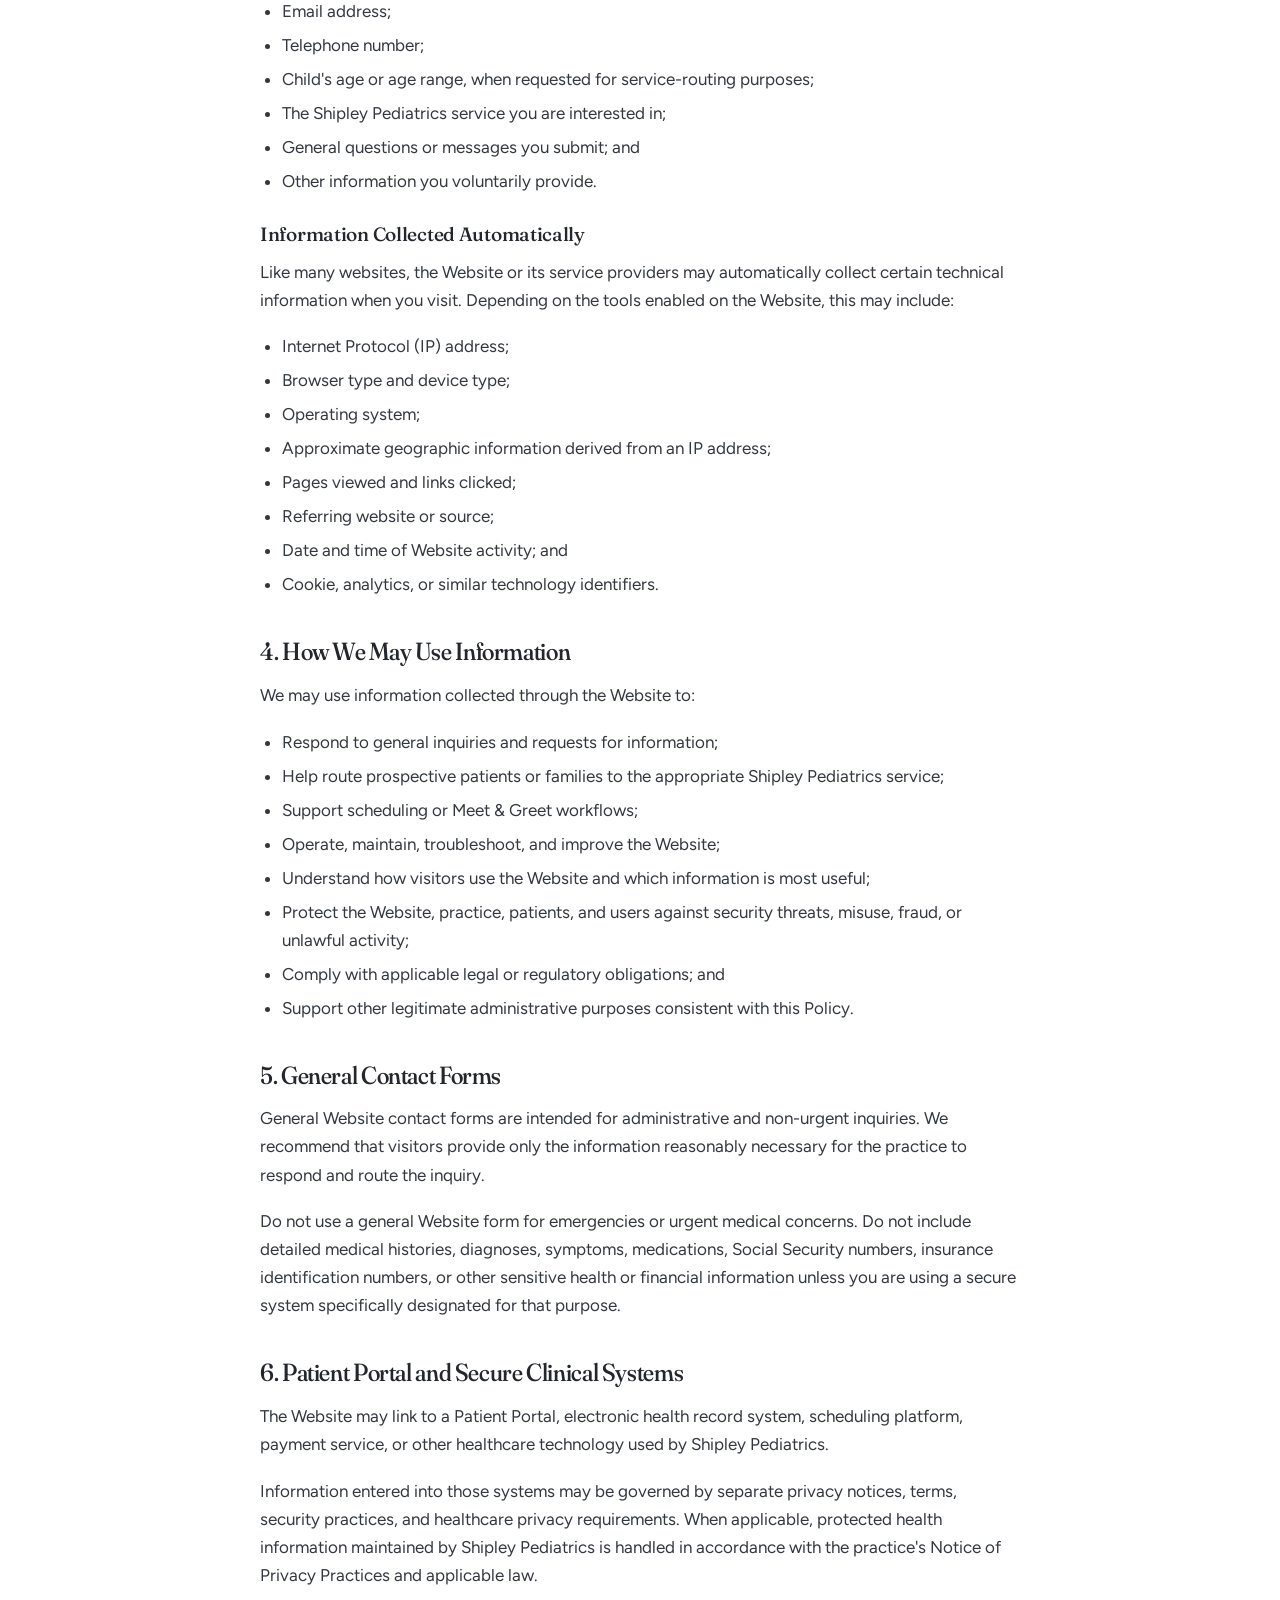
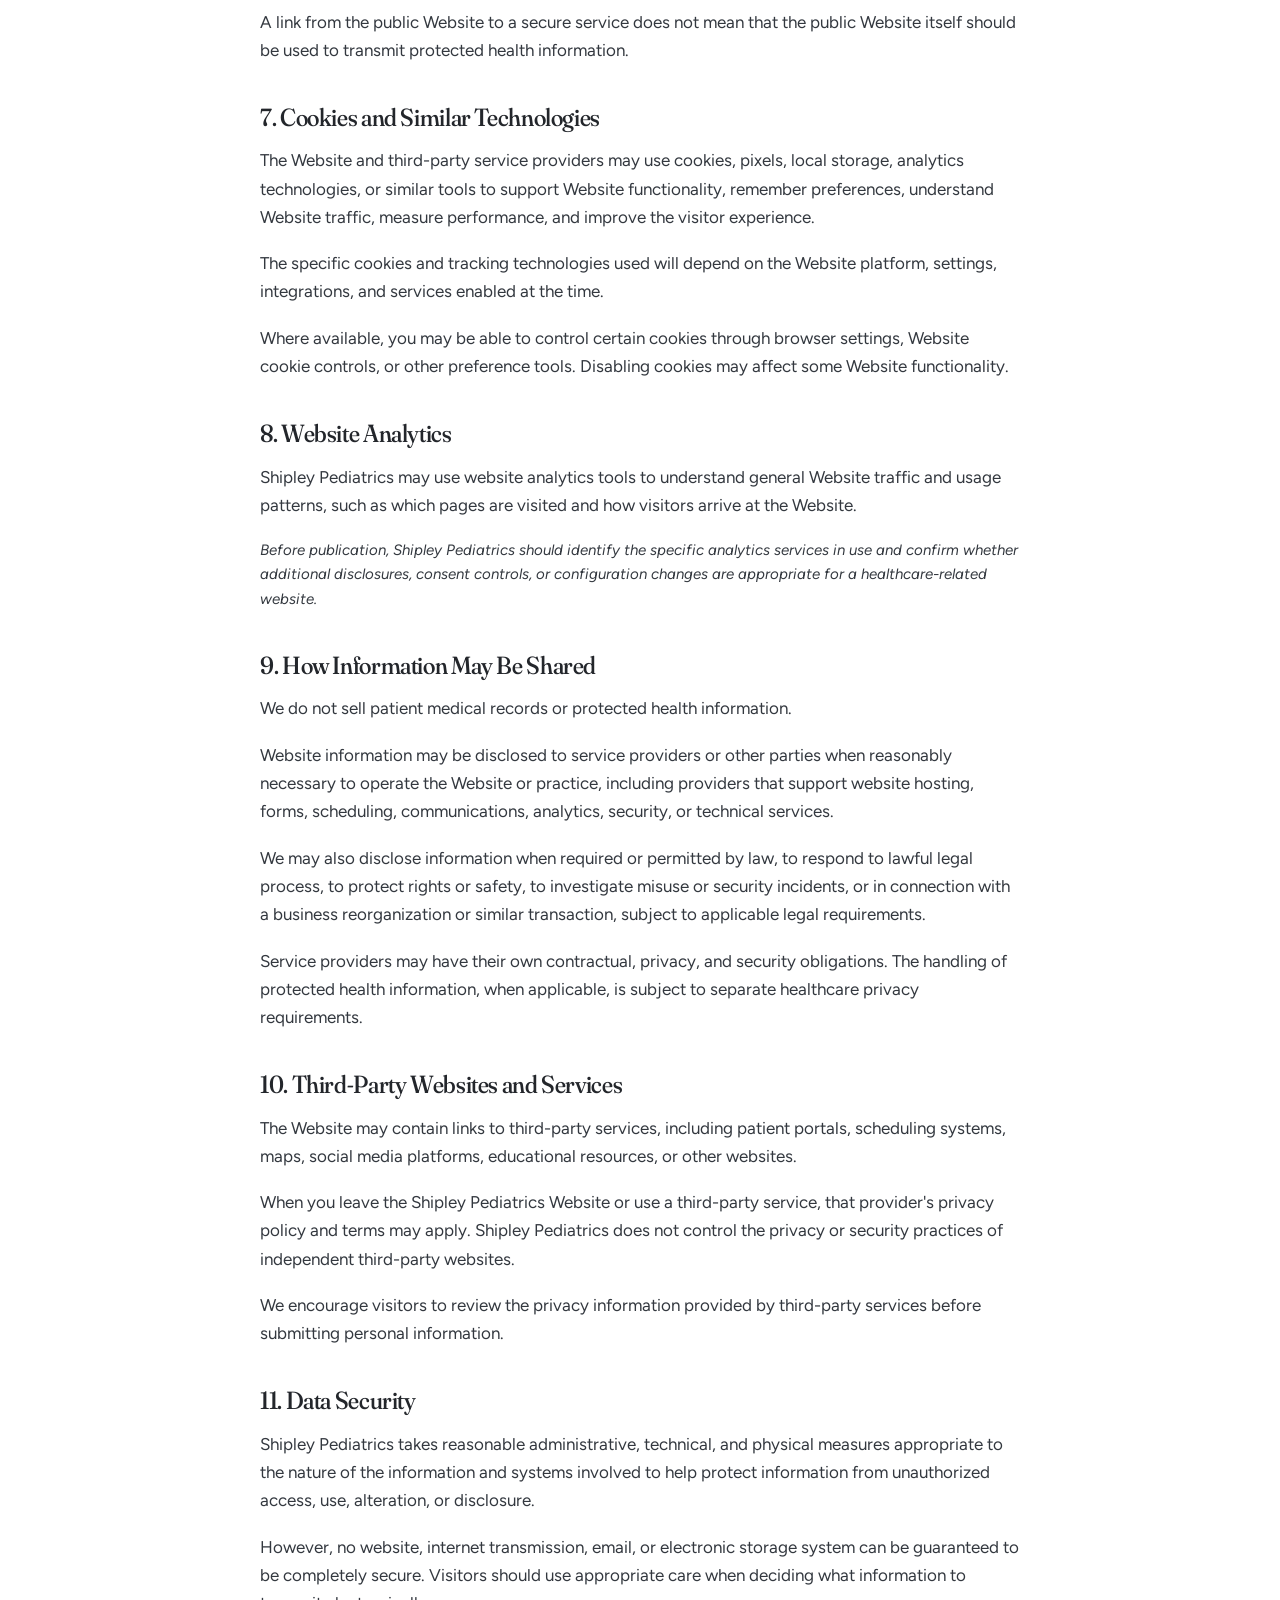
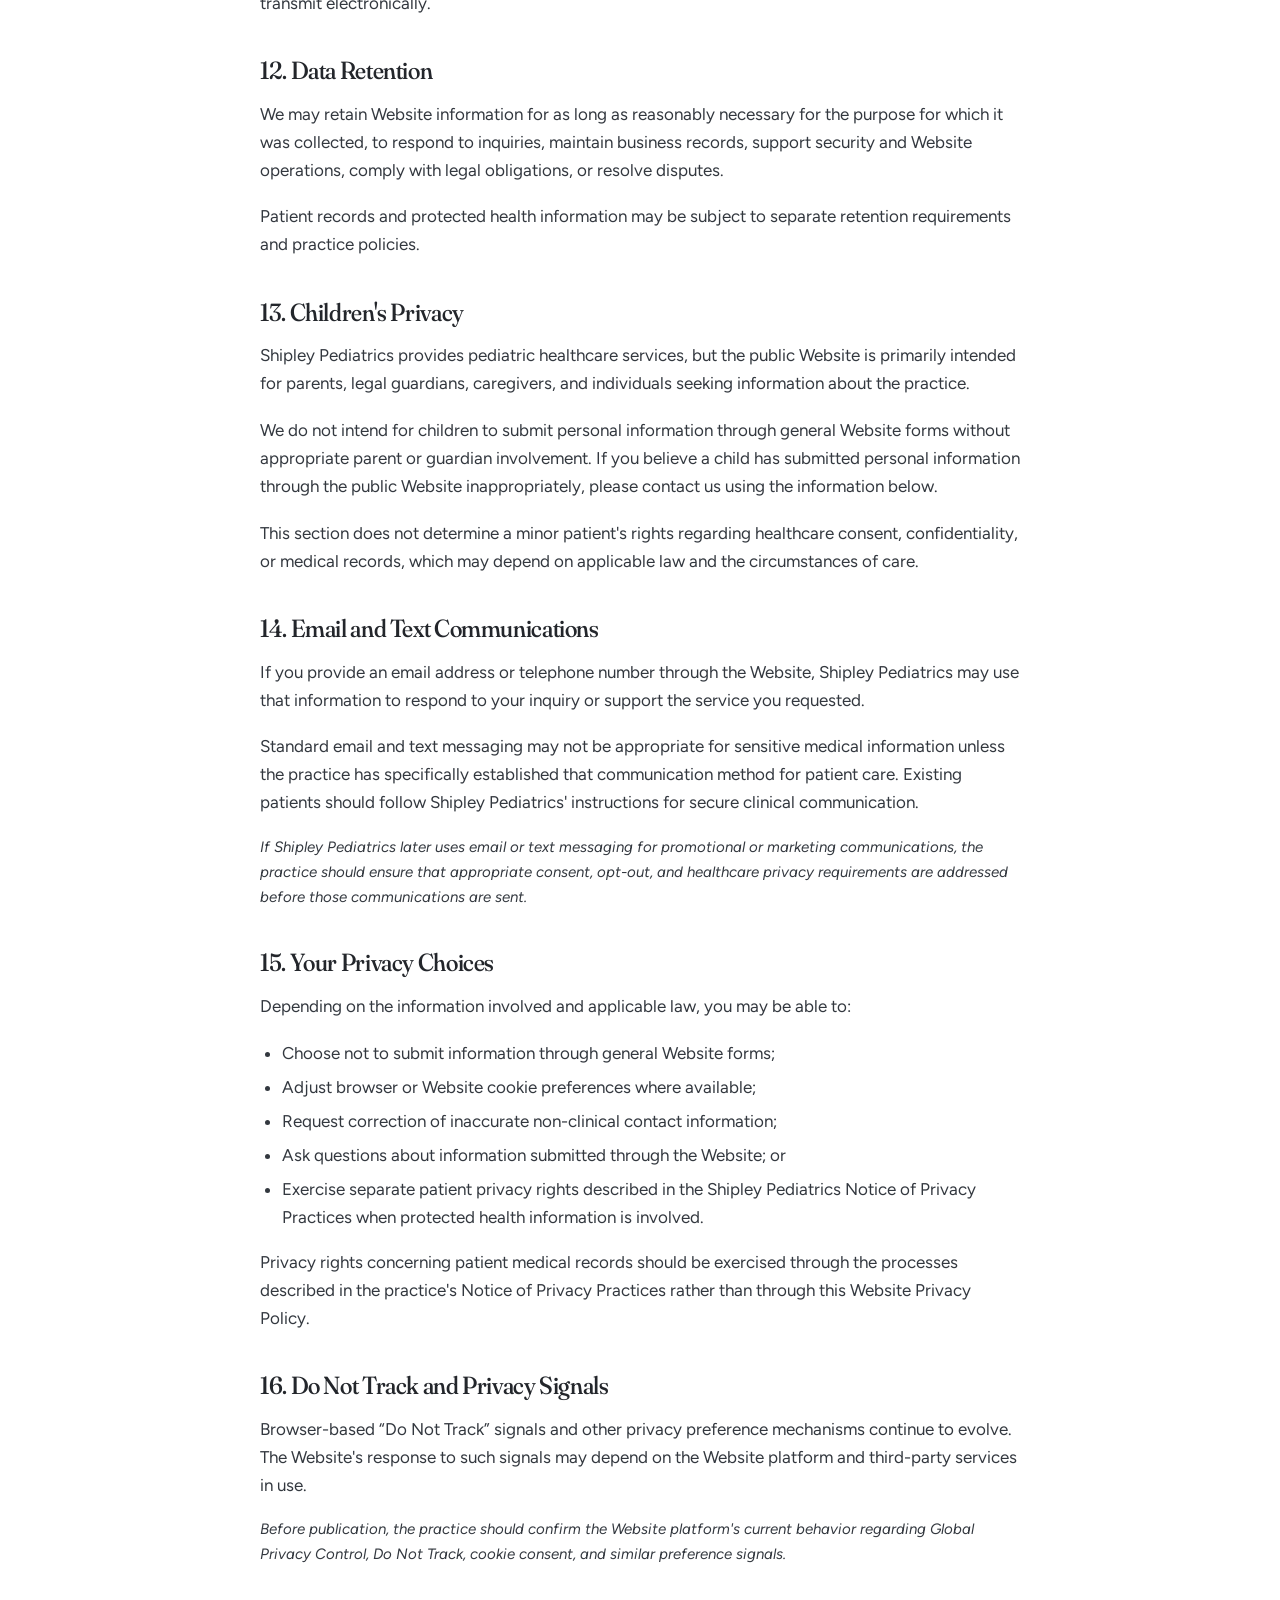
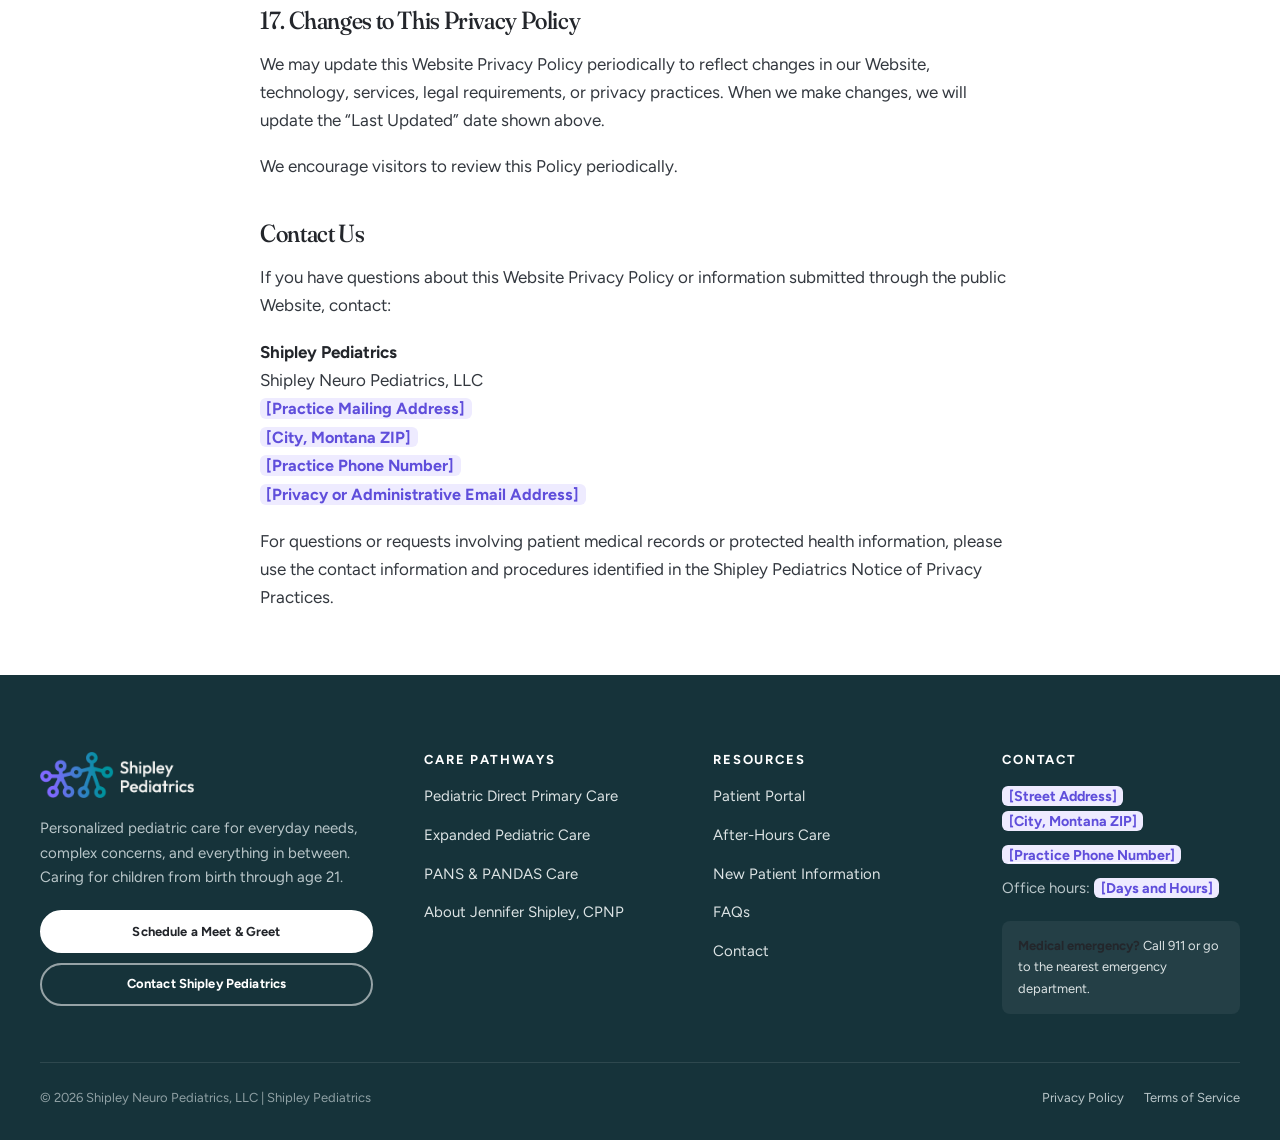
<file: privacy-policy.html>
<!DOCTYPE html>
<html lang="en" class="no-js">
<head>
  <meta charset="UTF-8">
  <meta name="viewport" content="width=device-width, initial-scale=1">
  <title>Website Privacy Policy | Shipley Pediatrics</title>
  <meta name="description" content="Website Privacy Policy for Shipley Pediatrics (Shipley Neuro Pediatrics, LLC): what information the public website may collect, how it is used, and your privacy choices.">
  <link rel="canonical" href="https://aririkushimeikito.github.io/josh2/privacy-policy">

  <!-- Open Graph / social -->
  <meta property="og:type" content="website">
  <meta property="og:site_name" content="Shipley Pediatrics">
  <meta property="og:title" content="Website Privacy Policy | Shipley Pediatrics">
  <meta property="og:description" content="Website Privacy Policy for Shipley Pediatrics (Shipley Neuro Pediatrics, LLC): what information the public website may collect, how it is used, and your privacy choices.">
  <meta property="og:url" content="https://aririkushimeikito.github.io/josh2/privacy-policy">
  <meta property="og:image" content="https://aririkushimeikito.github.io/josh2/images/logo/logo-full-color-white-bg.png">
  <meta name="twitter:card" content="summary">

  <!-- Favicon (from supplied logo mark) -->
  <link rel="icon" type="image/png" sizes="32x32" href="favicon/favicon-32.png">
  <link rel="icon" type="image/png" sizes="256x256" href="favicon/favicon.png">
  <link rel="apple-touch-icon" href="favicon/apple-touch-icon.png">

  <!-- Typography: Fraunces (headings) + Figtree (body). Fallbacks are defined in CSS. -->
  <link rel="preconnect" href="https://fonts.googleapis.com">
  <link rel="preconnect" href="https://fonts.gstatic.com" crossorigin>
  <link href="https://fonts.googleapis.com/css2?family=Figtree:wght@400;500;600;700&family=Fraunces:ital,opsz,wght,SOFT@0,9..144,300..600,50;1,9..144,300..600,50&display=swap" rel="stylesheet">

  <link rel="stylesheet" href="css/styles.css">
  <script type="application/ld+json">
[
  {
    "@context": "https://schema.org",
    "@type": "BreadcrumbList",
    "itemListElement": [
      {
        "@type": "ListItem",
        "position": 1,
        "name": "Home",
        "item": "https://aririkushimeikito.github.io/josh2/"
      },
      {
        "@type": "ListItem",
        "position": 2,
        "name": "Website Privacy Policy",
        "item": "https://aririkushimeikito.github.io/josh2/privacy-policy"
      }
    ]
  }
]
  </script>
</head>
<body>
  <a class="skip-link" href="#main">Skip to main content</a>

  <!-- HEADER — Wix equivalent: Wix Header + Wix Menu + two Wix Buttons -->
  <header class="site-header">
    <div class="container header-inner">
      <a class="brand" href="index.html" aria-label="Shipley Pediatrics — Home">
        <img src="images/logo/logo-full-color.png" alt="Shipley Pediatrics" width="467" height="214">
      </a>

      <nav class="nav" aria-label="Primary">
        <ul class="nav__list">
        <li class="nav__item"><a class="nav__link" href="index.html">Home</a></li>
        <li class="nav__item"><a class="nav__link" href="pediatric-dpc.html">Pediatric DPC</a></li>
        <li class="nav__item"><a class="nav__link" href="expanded-pediatric-care.html">Expanded Pediatric Care</a></li>
        <li class="nav__item"><a class="nav__link" href="pans-pandas.html">PANS &amp; PANDAS</a></li>
        <li class="nav__item"><a class="nav__link" href="about.html">About</a></li>
        <li class="nav__item nav__item--dropdown">
          <button class="nav__link nav__dropdown-btn" type="button" aria-expanded="false" aria-haspopup="true" aria-controls="resources-menu">Resources <svg viewBox="0 0 24 24" fill="none" stroke="currentColor" stroke-width="2.2" stroke-linecap="round" stroke-linejoin="round" aria-hidden="true"><path d="m6 9 6 6 6-6"/></svg></button>
          <ul class="nav__dropdown" id="resources-menu">
            <li><a href="patient-portal.html"><span class="nav__dropdown-dot"></span>Patient Portal</a></li><li><a href="after-hours-care.html"><span class="nav__dropdown-dot"></span>After-Hours Care</a></li><li><a href="new-patient-information.html"><span class="nav__dropdown-dot"></span>New Patient Information</a></li><li><a href="faqs.html"><span class="nav__dropdown-dot"></span>FAQs</a></li><li><a href="contact.html"><span class="nav__dropdown-dot"></span>Contact</a></li>
          </ul>
        </li>
        <li class="nav__item"><a class="nav__link" href="contact.html">Contact</a></li>
        </ul>
      </nav>

      <div class="header-utils">
        <a class="btn btn--secondary btn--sm" href="patient-portal.html">Patient Portal</a>
        <a class="btn btn--sm btn--primary-cta" href="schedule-meet-and-greet.html">Schedule a Meet &amp; Greet</a>
        <button class="menu-toggle" type="button" aria-expanded="false" aria-controls="mobile-nav" aria-label="Open menu"><span></span></button>
      </div>
    </div>
  </header>

  <!-- MOBILE MENU — Wix equivalent: Wix Mobile Menu -->
  <div class="mobile-nav" id="mobile-nav">
    <div class="mobile-nav__ctas">
      <a class="btn" href="schedule-meet-and-greet.html">Schedule a Meet &amp; Greet</a>
      <a class="btn btn--secondary" href="patient-portal.html">Patient Portal</a>
    </div>
    <ul class="mobile-nav__list">
      <li><a href="index.html">Home</a></li><li><a href="pediatric-dpc.html">Pediatric DPC</a></li><li><a href="expanded-pediatric-care.html">Expanded Pediatric Care</a></li><li><a href="pans-pandas.html">PANS &amp; PANDAS</a></li><li><a href="about.html">About</a></li>
      <li>
        <details>
          <summary>Resources</summary>
          <ul class="mobile-nav__sub"><li><a href="patient-portal.html">Patient Portal</a></li><li><a href="after-hours-care.html">After-Hours Care</a></li><li><a href="new-patient-information.html">New Patient Information</a></li><li><a href="faqs.html">FAQs</a></li><li><a href="contact.html">Contact</a></li></ul>
        </details>
      </li>
      <li><a href="contact.html">Contact</a></li>
    </ul>
  </div>

  <main id="main">

<section class="hero page-hero" style="padding-bottom:1.5rem">
  <div class="container container--narrow">
    <ol class="breadcrumbs"><li><a href="index.html">Home</a></li><li aria-current="page">Website Privacy Policy</li></ol>
    <p class="eyebrow reveal">Legal</p>
    <h1 class="reveal" data-delay="1">Website Privacy Policy</h1>
    
  </div>
</section>
<section class="section section--sm section--surface">
  <div class="container prose">
    <div class="legal-meta">
      <span><strong>Effective Date:</strong> <span class="placeholder">[Insert Effective Date]</span></span>
      <span><strong>Last Updated:</strong> <span class="placeholder">[Insert Date]</span></span>
    </div>
    <p class="note">IMPORTANT: This draft addresses privacy relating to the Shipley Pediatrics public website. It is not a substitute for the practice's HIPAA Notice of Privacy Practices or other notices governing protected health information created or maintained in connection with patient care.</p>
    <h2>1. Introduction</h2>
<p>Shipley Neuro Pediatrics, LLC, doing business as Shipley Pediatrics (“Shipley Pediatrics,” “we,” “us,” or “our”), respects the privacy of individuals who visit our website or contact us through publicly available website features.</p><p>This Website Privacy Policy explains the types of information that may be collected through the Shipley Pediatrics website (the “Website”), how that information may be used, when it may be shared, and choices that may be available to you.</p>
<h2>2. This Policy and Patient Health Information</h2>
<p>This Website Privacy Policy applies primarily to information collected through the public Website. It does not replace the Shipley Pediatrics Notice of Privacy Practices, which describes how protected health information may be used and disclosed in connection with healthcare services and the rights patients may have regarding that information.</p><p>If you are an established patient and need to communicate about your child's health, medications, diagnosis, treatment, records, or other patient-specific medical information, please use the secure communication methods provided by Shipley Pediatrics, such as the Patient Portal or other approved clinical channels.</p><p>Please do not submit sensitive medical information through a general Website contact form unless the form is specifically identified as a secure method intended for that purpose.</p>
<h2>3. Information We May Collect</h2>
<p>Depending on how you use the Website and which Website features are enabled, we may collect information in several ways.</p><h3>Information You Provide</h3><p>When you contact Shipley Pediatrics through a Website form, request information, or interact with certain Website features, you may choose to provide information such as:</p><ul><li>Parent, guardian, or visitor name;</li><li>Email address;</li><li>Telephone number;</li><li>Child's age or age range, when requested for service-routing purposes;</li><li>The Shipley Pediatrics service you are interested in;</li><li>General questions or messages you submit; and</li><li>Other information you voluntarily provide.</li></ul><h3>Information Collected Automatically</h3><p>Like many websites, the Website or its service providers may automatically collect certain technical information when you visit. Depending on the tools enabled on the Website, this may include:</p><ul><li>Internet Protocol (IP) address;</li><li>Browser type and device type;</li><li>Operating system;</li><li>Approximate geographic information derived from an IP address;</li><li>Pages viewed and links clicked;</li><li>Referring website or source;</li><li>Date and time of Website activity; and</li><li>Cookie, analytics, or similar technology identifiers.</li></ul>
<h2>4. How We May Use Information</h2>
<p>We may use information collected through the Website to:</p><ul><li>Respond to general inquiries and requests for information;</li><li>Help route prospective patients or families to the appropriate Shipley Pediatrics service;</li><li>Support scheduling or Meet &amp; Greet workflows;</li><li>Operate, maintain, troubleshoot, and improve the Website;</li><li>Understand how visitors use the Website and which information is most useful;</li><li>Protect the Website, practice, patients, and users against security threats, misuse, fraud, or unlawful activity;</li><li>Comply with applicable legal or regulatory obligations; and</li><li>Support other legitimate administrative purposes consistent with this Policy.</li></ul>
<h2>5. General Contact Forms</h2>
<p>General Website contact forms are intended for administrative and non-urgent inquiries. We recommend that visitors provide only the information reasonably necessary for the practice to respond and route the inquiry.</p><p>Do not use a general Website form for emergencies or urgent medical concerns. Do not include detailed medical histories, diagnoses, symptoms, medications, Social Security numbers, insurance identification numbers, or other sensitive health or financial information unless you are using a secure system specifically designated for that purpose.</p>
<h2>6. Patient Portal and Secure Clinical Systems</h2>
<p>The Website may link to a Patient Portal, electronic health record system, scheduling platform, payment service, or other healthcare technology used by Shipley Pediatrics.</p><p>Information entered into those systems may be governed by separate privacy notices, terms, security practices, and healthcare privacy requirements. When applicable, protected health information maintained by Shipley Pediatrics is handled in accordance with the practice's Notice of Privacy Practices and applicable law.</p><p>A link from the public Website to a secure service does not mean that the public Website itself should be used to transmit protected health information.</p>
<h2>7. Cookies and Similar Technologies</h2>
<p>The Website and third-party service providers may use cookies, pixels, local storage, analytics technologies, or similar tools to support Website functionality, remember preferences, understand Website traffic, measure performance, and improve the visitor experience.</p><p>The specific cookies and tracking technologies used will depend on the Website platform, settings, integrations, and services enabled at the time.</p><p>Where available, you may be able to control certain cookies through browser settings, Website cookie controls, or other preference tools. Disabling cookies may affect some Website functionality.</p>
<h2>8. Website Analytics</h2>
<p>Shipley Pediatrics may use website analytics tools to understand general Website traffic and usage patterns, such as which pages are visited and how visitors arrive at the Website.</p><p class="note">Before publication, Shipley Pediatrics should identify the specific analytics services in use and confirm whether additional disclosures, consent controls, or configuration changes are appropriate for a healthcare-related website.</p>
<h2>9. How Information May Be Shared</h2>
<p>We do not sell patient medical records or protected health information.</p><p>Website information may be disclosed to service providers or other parties when reasonably necessary to operate the Website or practice, including providers that support website hosting, forms, scheduling, communications, analytics, security, or technical services.</p><p>We may also disclose information when required or permitted by law, to respond to lawful legal process, to protect rights or safety, to investigate misuse or security incidents, or in connection with a business reorganization or similar transaction, subject to applicable legal requirements.</p><p>Service providers may have their own contractual, privacy, and security obligations. The handling of protected health information, when applicable, is subject to separate healthcare privacy requirements.</p>
<h2>10. Third-Party Websites and Services</h2>
<p>The Website may contain links to third-party services, including patient portals, scheduling systems, maps, social media platforms, educational resources, or other websites.</p><p>When you leave the Shipley Pediatrics Website or use a third-party service, that provider's privacy policy and terms may apply. Shipley Pediatrics does not control the privacy or security practices of independent third-party websites.</p><p>We encourage visitors to review the privacy information provided by third-party services before submitting personal information.</p>
<h2>11. Data Security</h2>
<p>Shipley Pediatrics takes reasonable administrative, technical, and physical measures appropriate to the nature of the information and systems involved to help protect information from unauthorized access, use, alteration, or disclosure.</p><p>However, no website, internet transmission, email, or electronic storage system can be guaranteed to be completely secure. Visitors should use appropriate care when deciding what information to transmit electronically.</p>
<h2>12. Data Retention</h2>
<p>We may retain Website information for as long as reasonably necessary for the purpose for which it was collected, to respond to inquiries, maintain business records, support security and Website operations, comply with legal obligations, or resolve disputes.</p><p>Patient records and protected health information may be subject to separate retention requirements and practice policies.</p>
<h2>13. Children's Privacy</h2>
<p>Shipley Pediatrics provides pediatric healthcare services, but the public Website is primarily intended for parents, legal guardians, caregivers, and individuals seeking information about the practice.</p><p>We do not intend for children to submit personal information through general Website forms without appropriate parent or guardian involvement. If you believe a child has submitted personal information through the public Website inappropriately, please contact us using the information below.</p><p>This section does not determine a minor patient's rights regarding healthcare consent, confidentiality, or medical records, which may depend on applicable law and the circumstances of care.</p>
<h2>14. Email and Text Communications</h2>
<p>If you provide an email address or telephone number through the Website, Shipley Pediatrics may use that information to respond to your inquiry or support the service you requested.</p><p>Standard email and text messaging may not be appropriate for sensitive medical information unless the practice has specifically established that communication method for patient care. Existing patients should follow Shipley Pediatrics' instructions for secure clinical communication.</p><p class="note">If Shipley Pediatrics later uses email or text messaging for promotional or marketing communications, the practice should ensure that appropriate consent, opt-out, and healthcare privacy requirements are addressed before those communications are sent.</p>
<h2>15. Your Privacy Choices</h2>
<p>Depending on the information involved and applicable law, you may be able to:</p><ul><li>Choose not to submit information through general Website forms;</li><li>Adjust browser or Website cookie preferences where available;</li><li>Request correction of inaccurate non-clinical contact information;</li><li>Ask questions about information submitted through the Website; or</li><li>Exercise separate patient privacy rights described in the Shipley Pediatrics Notice of Privacy Practices when protected health information is involved.</li></ul><p>Privacy rights concerning patient medical records should be exercised through the processes described in the practice's Notice of Privacy Practices rather than through this Website Privacy Policy.</p>
<h2>16. Do Not Track and Privacy Signals</h2>
<p>Browser-based “Do Not Track” signals and other privacy preference mechanisms continue to evolve. The Website's response to such signals may depend on the Website platform and third-party services in use.</p><p class="note">Before publication, the practice should confirm the Website platform's current behavior regarding Global Privacy Control, Do Not Track, cookie consent, and similar preference signals.</p>
<h2>17. Changes to This Privacy Policy</h2>
<p>We may update this Website Privacy Policy periodically to reflect changes in our Website, technology, services, legal requirements, or privacy practices. When we make changes, we will update the “Last Updated” date shown above.</p><p>We encourage visitors to review this Policy periodically.</p>
    <h2>Contact Us</h2>
    <p>If you have questions about this Website Privacy Policy or information submitted through the public Website, contact:</p>
    <p><strong>Shipley Pediatrics</strong><br>Shipley Neuro Pediatrics, LLC<br><span class="placeholder">[Practice Mailing Address]</span><br><span class="placeholder">[City, Montana ZIP]</span><br><span class="placeholder">[Practice Phone Number]</span><br><span class="placeholder">[Privacy or Administrative Email Address]</span></p>
    <p>For questions or requests involving patient medical records or protected health information, please use the contact information and procedures identified in the Shipley Pediatrics Notice of Privacy Practices.</p>
  </div>
</section>

  </main>

  <!-- FOOTER — Wix equivalent: Wix Footer (4 columns) -->
  <footer class="site-footer">
    <div class="container">
      <div class="footer__grid">
        <div class="footer__brand">
          <img src="images/logo/logo-white-text-horizontal.png" alt="Shipley Pediatrics" width="362" height="108">
          <p>Personalized pediatric care for everyday needs, complex concerns, and everything in between. Caring for children from birth through age 21.</p>
          <div class="footer__ctas">
            <a class="btn btn--light btn--sm" href="schedule-meet-and-greet.html">Schedule a Meet &amp; Greet</a>
            <a class="btn btn--outline-light btn--sm" href="contact.html">Contact Shipley Pediatrics</a>
          </div>
        </div>
        <div>
          <h3>Care Pathways</h3>
          <ul class="footer__list">
            <li><a href="pediatric-dpc.html">Pediatric Direct Primary Care</a></li>
            <li><a href="expanded-pediatric-care.html">Expanded Pediatric Care</a></li>
            <li><a href="pans-pandas.html">PANS &amp; PANDAS Care</a></li>
            <li><a href="about.html">About Jennifer Shipley, CPNP</a></li>
          </ul>
        </div>
        <div>
          <h3>Resources</h3>
          <ul class="footer__list">
            <li><a href="patient-portal.html">Patient Portal</a></li>
            <li><a href="after-hours-care.html">After-Hours Care</a></li>
            <li><a href="new-patient-information.html">New Patient Information</a></li>
            <li><a href="faqs.html">FAQs</a></li>
            <li><a href="contact.html">Contact</a></li>
          </ul>
        </div>
        <div>
          <h3>Contact</h3>
          <div class="footer__contact">
            <span><span class="placeholder">[Street Address]</span><br><span class="placeholder">[City, Montana ZIP]</span></span>
            <a href="tel:+1" data-placeholder="phone"><span class="placeholder">[Practice Phone Number]</span></a>
            <span>Office hours: <span class="placeholder">[Days and Hours]</span></span>
          </div>
          <div class="footer__emergency"><strong>Medical emergency?</strong> Call 911 or go to the nearest emergency department.</div>
        </div>
      </div>
      <div class="footer__bottom">
        <span>&copy; 2026 Shipley Neuro Pediatrics, LLC&nbsp;|&nbsp;Shipley Pediatrics</span>
        <nav class="footer__legal" aria-label="Legal">
          <a href="privacy-policy.html">Privacy Policy</a>
          <a href="terms-of-service.html">Terms of Service</a>
        </nav>
      </div>
    </div>
  </footer>

  <script src="js/main.js"></script>
</body>
</html>
</file>
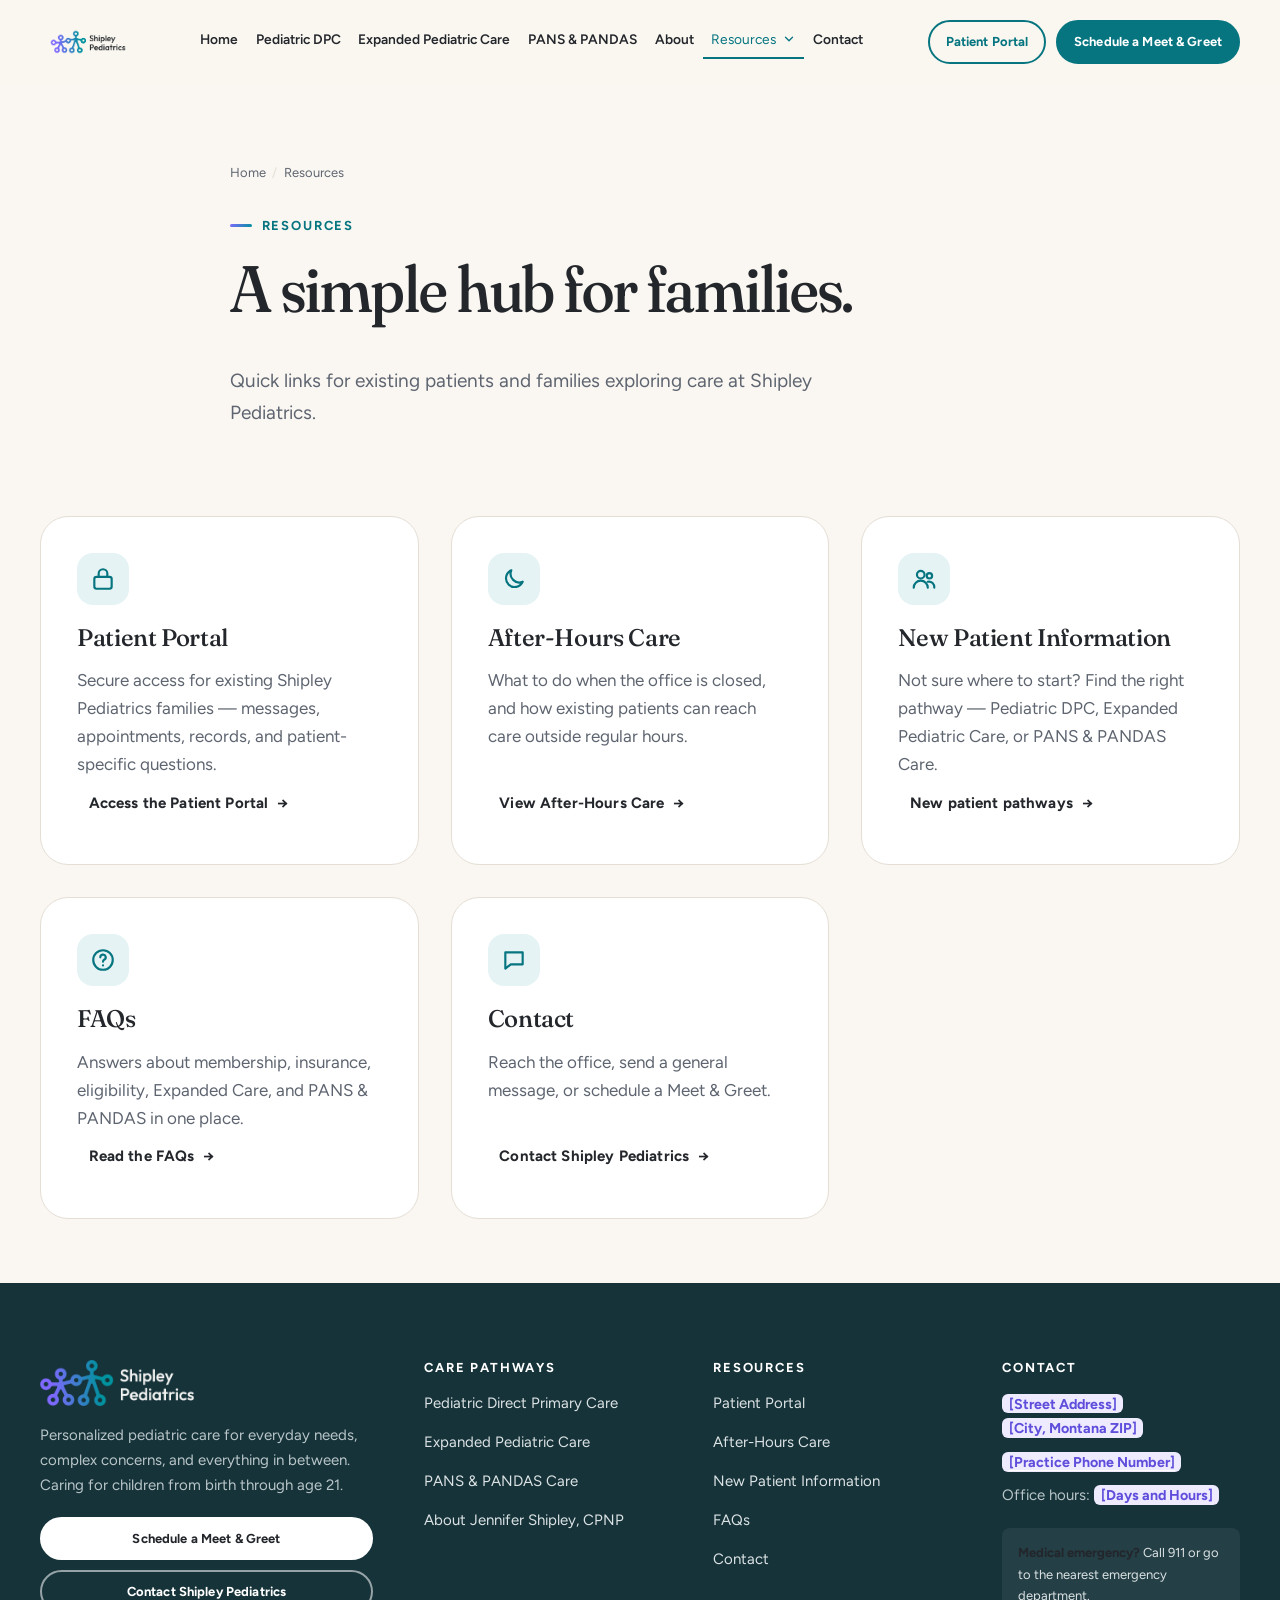
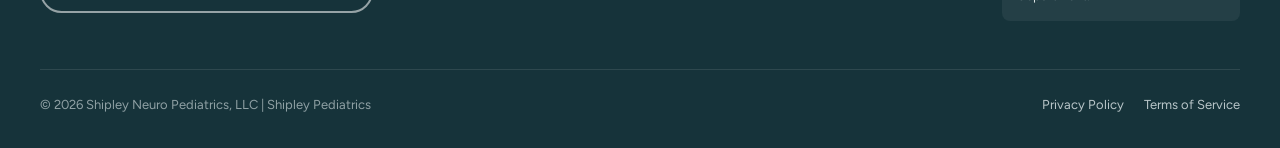
<file: resources.html>
<!DOCTYPE html>
<html lang="en" class="no-js">
<head>
  <meta charset="UTF-8">
  <meta name="viewport" content="width=device-width, initial-scale=1">
  <title>Resources | Shipley Pediatrics</title>
  <meta name="description" content="Patient Portal, After-Hours Care, New Patient Information, FAQs, and contact options for Shipley Pediatrics families.">
  <link rel="canonical" href="https://aririkushimeikito.github.io/josh2/resources">

  <!-- Open Graph / social -->
  <meta property="og:type" content="website">
  <meta property="og:site_name" content="Shipley Pediatrics">
  <meta property="og:title" content="Resources | Shipley Pediatrics">
  <meta property="og:description" content="Patient Portal, After-Hours Care, New Patient Information, FAQs, and contact options for Shipley Pediatrics families.">
  <meta property="og:url" content="https://aririkushimeikito.github.io/josh2/resources">
  <meta property="og:image" content="https://aririkushimeikito.github.io/josh2/images/logo/logo-full-color-white-bg.png">
  <meta name="twitter:card" content="summary">

  <!-- Favicon (from supplied logo mark) -->
  <link rel="icon" type="image/png" sizes="32x32" href="favicon/favicon-32.png">
  <link rel="icon" type="image/png" sizes="256x256" href="favicon/favicon.png">
  <link rel="apple-touch-icon" href="favicon/apple-touch-icon.png">

  <!-- Typography: Fraunces (headings) + Figtree (body). Fallbacks are defined in CSS. -->
  <link rel="preconnect" href="https://fonts.googleapis.com">
  <link rel="preconnect" href="https://fonts.gstatic.com" crossorigin>
  <link href="https://fonts.googleapis.com/css2?family=Figtree:wght@400;500;600;700&family=Fraunces:ital,opsz,wght,SOFT@0,9..144,300..600,50;1,9..144,300..600,50&display=swap" rel="stylesheet">

  <link rel="stylesheet" href="css/styles.css">
  <script type="application/ld+json">
[
  {
    "@context": "https://schema.org",
    "@type": "BreadcrumbList",
    "itemListElement": [
      {
        "@type": "ListItem",
        "position": 1,
        "name": "Home",
        "item": "https://aririkushimeikito.github.io/josh2/"
      },
      {
        "@type": "ListItem",
        "position": 2,
        "name": "Resources",
        "item": "https://aririkushimeikito.github.io/josh2/resources"
      }
    ]
  }
]
  </script>
</head>
<body>
  <a class="skip-link" href="#main">Skip to main content</a>

  <!-- HEADER — Wix equivalent: Wix Header + Wix Menu + two Wix Buttons -->
  <header class="site-header">
    <div class="container header-inner">
      <a class="brand" href="index.html" aria-label="Shipley Pediatrics — Home">
        <img src="images/logo/logo-full-color.png" alt="Shipley Pediatrics" width="467" height="214">
      </a>

      <nav class="nav" aria-label="Primary">
        <ul class="nav__list">
        <li class="nav__item"><a class="nav__link" href="index.html">Home</a></li>
        <li class="nav__item"><a class="nav__link" href="pediatric-dpc.html">Pediatric DPC</a></li>
        <li class="nav__item"><a class="nav__link" href="expanded-pediatric-care.html">Expanded Pediatric Care</a></li>
        <li class="nav__item"><a class="nav__link" href="pans-pandas.html">PANS &amp; PANDAS</a></li>
        <li class="nav__item"><a class="nav__link" href="about.html">About</a></li>
        <li class="nav__item nav__item--dropdown">
          <button class="nav__link nav__dropdown-btn" type="button" aria-expanded="false" aria-haspopup="true" aria-controls="resources-menu" aria-current="page">Resources <svg viewBox="0 0 24 24" fill="none" stroke="currentColor" stroke-width="2.2" stroke-linecap="round" stroke-linejoin="round" aria-hidden="true"><path d="m6 9 6 6 6-6"/></svg></button>
          <ul class="nav__dropdown" id="resources-menu">
            <li><a href="patient-portal.html"><span class="nav__dropdown-dot"></span>Patient Portal</a></li><li><a href="after-hours-care.html"><span class="nav__dropdown-dot"></span>After-Hours Care</a></li><li><a href="new-patient-information.html"><span class="nav__dropdown-dot"></span>New Patient Information</a></li><li><a href="faqs.html"><span class="nav__dropdown-dot"></span>FAQs</a></li><li><a href="contact.html"><span class="nav__dropdown-dot"></span>Contact</a></li>
          </ul>
        </li>
        <li class="nav__item"><a class="nav__link" href="contact.html">Contact</a></li>
        </ul>
      </nav>

      <div class="header-utils">
        <a class="btn btn--secondary btn--sm" href="patient-portal.html">Patient Portal</a>
        <a class="btn btn--sm btn--primary-cta" href="schedule-meet-and-greet.html">Schedule a Meet &amp; Greet</a>
        <button class="menu-toggle" type="button" aria-expanded="false" aria-controls="mobile-nav" aria-label="Open menu"><span></span></button>
      </div>
    </div>
  </header>

  <!-- MOBILE MENU — Wix equivalent: Wix Mobile Menu -->
  <div class="mobile-nav" id="mobile-nav">
    <div class="mobile-nav__ctas">
      <a class="btn" href="schedule-meet-and-greet.html">Schedule a Meet &amp; Greet</a>
      <a class="btn btn--secondary" href="patient-portal.html">Patient Portal</a>
    </div>
    <ul class="mobile-nav__list">
      <li><a href="index.html">Home</a></li><li><a href="pediatric-dpc.html">Pediatric DPC</a></li><li><a href="expanded-pediatric-care.html">Expanded Pediatric Care</a></li><li><a href="pans-pandas.html">PANS &amp; PANDAS</a></li><li><a href="about.html">About</a></li>
      <li>
        <details open>
          <summary>Resources</summary>
          <ul class="mobile-nav__sub"><li><a href="patient-portal.html">Patient Portal</a></li><li><a href="after-hours-care.html">After-Hours Care</a></li><li><a href="new-patient-information.html">New Patient Information</a></li><li><a href="faqs.html">FAQs</a></li><li><a href="contact.html">Contact</a></li></ul>
        </details>
      </li>
      <li><a href="contact.html">Contact</a></li>
    </ul>
  </div>

  <main id="main">

<section class="hero page-hero" style="padding-bottom:1.5rem">
  <div class="container container--narrow">
    <ol class="breadcrumbs"><li><a href="index.html">Home</a></li><li aria-current="page">Resources</li></ol>
    <p class="eyebrow reveal">Resources</p>
    <h1 class="reveal" data-delay="1">A simple hub for families.</h1>
    <p class="hero__text reveal" data-delay="2">Quick links for existing patients and families exploring care at Shipley Pediatrics.</p>
  </div>
</section>
<section class="section section--sm">
  <div class="container grid grid--3">
      <article class="card reveal" data-delay="0">
        <div class="icon-badge"><svg viewBox="0 0 24 24" fill="none" stroke="currentColor" stroke-width="2" stroke-linecap="round" stroke-linejoin="round" aria-hidden="true"><rect x="4" y="10" width="16" height="11" rx="2"/><path d="M8 10V7a4 4 0 0 1 8 0v3"/></svg></div>
        <h3>Patient Portal</h3>
        <div class="card__body"><p class="muted">Secure access for existing Shipley Pediatrics families — messages, appointments, records, and patient-specific questions.</p></div>
        <a class="btn btn--ghost" href="patient-portal.html">Access the Patient Portal</a>
      </article>
      <article class="card reveal" data-delay="1">
        <div class="icon-badge"><svg viewBox="0 0 24 24" fill="none" stroke="currentColor" stroke-width="2" stroke-linecap="round" stroke-linejoin="round" aria-hidden="true"><path d="M20 14.5A8 8 0 0 1 9.5 4a8 8 0 1 0 10.5 10.5Z"/></svg></div>
        <h3>After-Hours Care</h3>
        <div class="card__body"><p class="muted">What to do when the office is closed, and how existing patients can reach care outside regular hours.</p></div>
        <a class="btn btn--ghost" href="after-hours-care.html">View After-Hours Care</a>
      </article>
      <article class="card reveal" data-delay="2">
        <div class="icon-badge"><svg viewBox="0 0 24 24" fill="none" stroke="currentColor" stroke-width="2" stroke-linecap="round" stroke-linejoin="round" aria-hidden="true"><circle cx="9" cy="8" r="3.5"/><path d="M2.5 20a6.5 6.5 0 0 1 13 0"/><circle cx="17" cy="9" r="2.5"/><path d="M15.5 14.5A5 5 0 0 1 21.5 20"/></svg></div>
        <h3>New Patient Information</h3>
        <div class="card__body"><p class="muted">Not sure where to start? Find the right pathway — Pediatric DPC, Expanded Pediatric Care, or PANS &amp; PANDAS Care.</p></div>
        <a class="btn btn--ghost" href="new-patient-information.html">New patient pathways</a>
      </article>
      <article class="card reveal" data-delay="0">
        <div class="icon-badge"><svg viewBox="0 0 24 24" fill="none" stroke="currentColor" stroke-width="2" stroke-linecap="round" stroke-linejoin="round" aria-hidden="true"><circle cx="12" cy="12" r="9"/><path d="M9.5 9.5a2.5 2.5 0 1 1 3.5 2.3c-.7.4-1 1-1 1.7M12 17h.01"/></svg></div>
        <h3>FAQs</h3>
        <div class="card__body"><p class="muted">Answers about membership, insurance, eligibility, Expanded Care, and PANS &amp; PANDAS in one place.</p></div>
        <a class="btn btn--ghost" href="faqs.html">Read the FAQs</a>
      </article>
      <article class="card reveal" data-delay="1">
        <div class="icon-badge"><svg viewBox="0 0 24 24" fill="none" stroke="currentColor" stroke-width="2" stroke-linecap="round" stroke-linejoin="round" aria-hidden="true"><path d="M4 5h16v11H9l-5 4V5Z"/></svg></div>
        <h3>Contact</h3>
        <div class="card__body"><p class="muted">Reach the office, send a general message, or schedule a Meet &amp; Greet.</p></div>
        <a class="btn btn--ghost" href="contact.html">Contact Shipley Pediatrics</a>
      </article>
  </div>
</section>

  </main>

  <!-- FOOTER — Wix equivalent: Wix Footer (4 columns) -->
  <footer class="site-footer">
    <div class="container">
      <div class="footer__grid">
        <div class="footer__brand">
          <img src="images/logo/logo-white-text-horizontal.png" alt="Shipley Pediatrics" width="362" height="108">
          <p>Personalized pediatric care for everyday needs, complex concerns, and everything in between. Caring for children from birth through age 21.</p>
          <div class="footer__ctas">
            <a class="btn btn--light btn--sm" href="schedule-meet-and-greet.html">Schedule a Meet &amp; Greet</a>
            <a class="btn btn--outline-light btn--sm" href="contact.html">Contact Shipley Pediatrics</a>
          </div>
        </div>
        <div>
          <h3>Care Pathways</h3>
          <ul class="footer__list">
            <li><a href="pediatric-dpc.html">Pediatric Direct Primary Care</a></li>
            <li><a href="expanded-pediatric-care.html">Expanded Pediatric Care</a></li>
            <li><a href="pans-pandas.html">PANS &amp; PANDAS Care</a></li>
            <li><a href="about.html">About Jennifer Shipley, CPNP</a></li>
          </ul>
        </div>
        <div>
          <h3>Resources</h3>
          <ul class="footer__list">
            <li><a href="patient-portal.html">Patient Portal</a></li>
            <li><a href="after-hours-care.html">After-Hours Care</a></li>
            <li><a href="new-patient-information.html">New Patient Information</a></li>
            <li><a href="faqs.html">FAQs</a></li>
            <li><a href="contact.html">Contact</a></li>
          </ul>
        </div>
        <div>
          <h3>Contact</h3>
          <div class="footer__contact">
            <span><span class="placeholder">[Street Address]</span><br><span class="placeholder">[City, Montana ZIP]</span></span>
            <a href="tel:+1" data-placeholder="phone"><span class="placeholder">[Practice Phone Number]</span></a>
            <span>Office hours: <span class="placeholder">[Days and Hours]</span></span>
          </div>
          <div class="footer__emergency"><strong>Medical emergency?</strong> Call 911 or go to the nearest emergency department.</div>
        </div>
      </div>
      <div class="footer__bottom">
        <span>&copy; 2026 Shipley Neuro Pediatrics, LLC&nbsp;|&nbsp;Shipley Pediatrics</span>
        <nav class="footer__legal" aria-label="Legal">
          <a href="privacy-policy.html">Privacy Policy</a>
          <a href="terms-of-service.html">Terms of Service</a>
        </nav>
      </div>
    </div>
  </footer>

  <script src="js/main.js"></script>
</body>
</html>
</file>
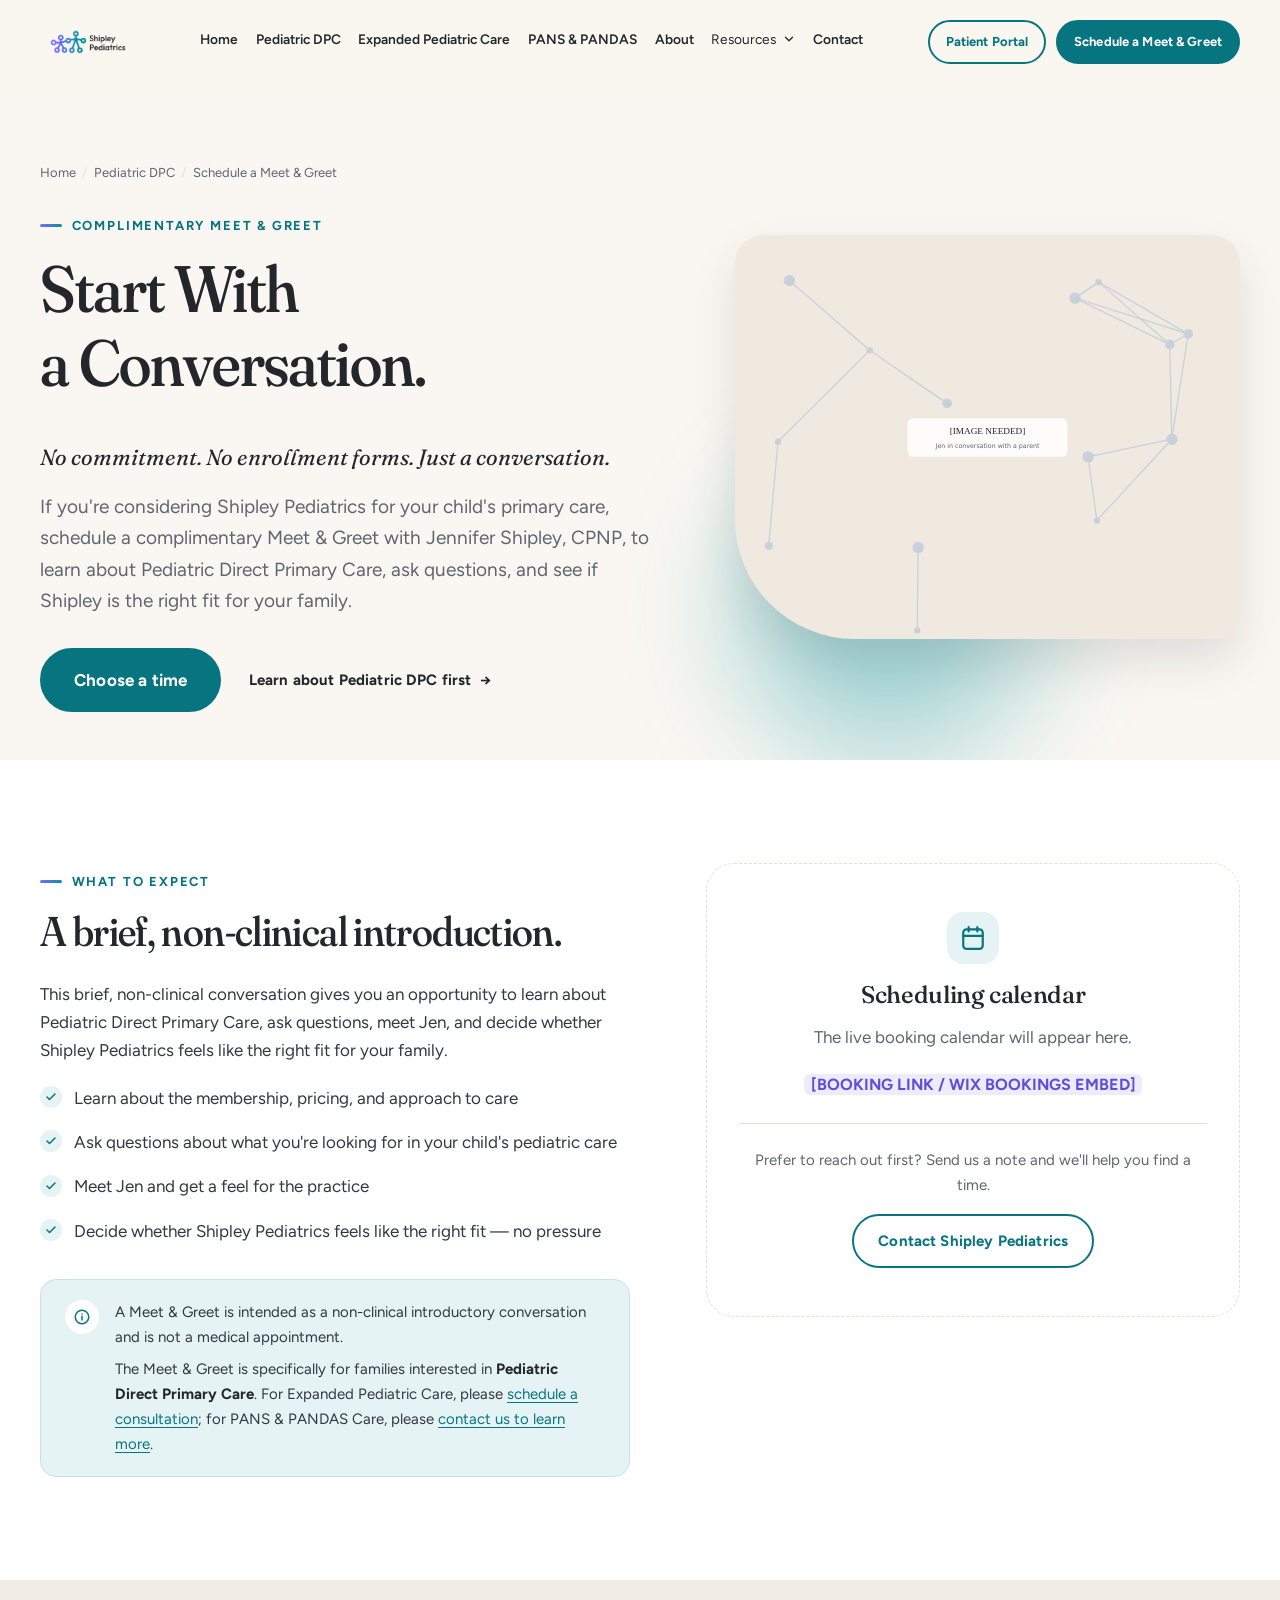
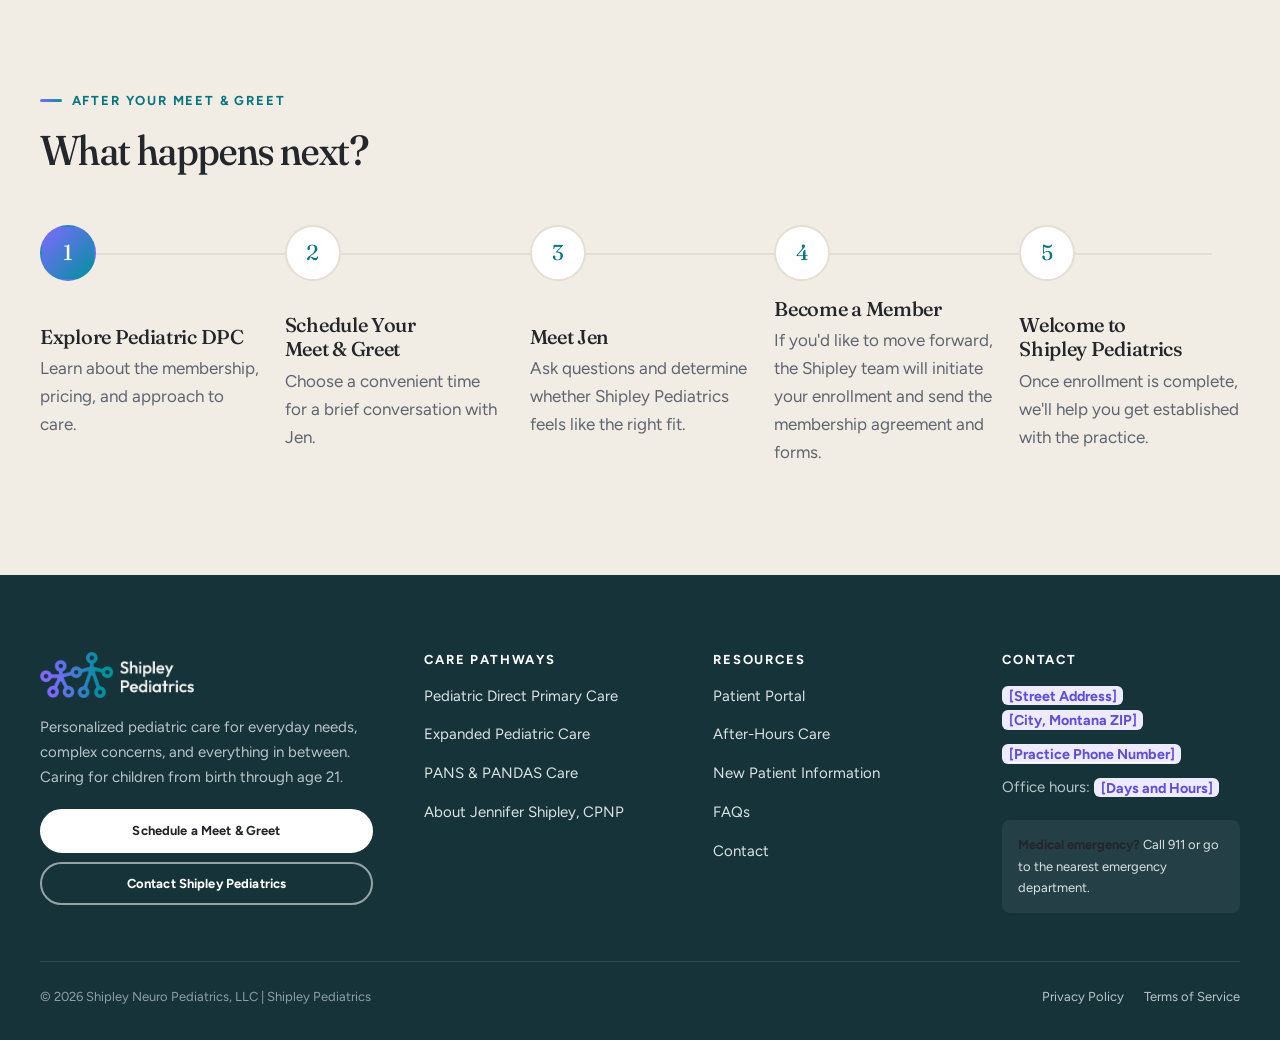
<file: schedule-meet-and-greet.html>
<!DOCTYPE html>
<html lang="en" class="no-js">
<head>
  <meta charset="UTF-8">
  <meta name="viewport" content="width=device-width, initial-scale=1">
  <title>Schedule a Complimentary Meet &amp; Greet | Shipley Pediatrics</title>
  <meta name="description" content="Schedule a complimentary, non-clinical Meet &amp; Greet with Jennifer Shipley, CPNP, to learn about Pediatric Direct Primary Care at Shipley Pediatrics. No commitment. No enrollment forms.">
  <link rel="canonical" href="https://aririkushimeikito.github.io/josh2/schedule-meet-and-greet">

  <!-- Open Graph / social -->
  <meta property="og:type" content="website">
  <meta property="og:site_name" content="Shipley Pediatrics">
  <meta property="og:title" content="Schedule a Complimentary Meet &amp; Greet | Shipley Pediatrics">
  <meta property="og:description" content="Schedule a complimentary, non-clinical Meet &amp; Greet with Jennifer Shipley, CPNP, to learn about Pediatric Direct Primary Care at Shipley Pediatrics. No commitment. No enrollment forms.">
  <meta property="og:url" content="https://aririkushimeikito.github.io/josh2/schedule-meet-and-greet">
  <meta property="og:image" content="https://aririkushimeikito.github.io/josh2/images/logo/logo-full-color-white-bg.png">
  <meta name="twitter:card" content="summary">

  <!-- Favicon (from supplied logo mark) -->
  <link rel="icon" type="image/png" sizes="32x32" href="favicon/favicon-32.png">
  <link rel="icon" type="image/png" sizes="256x256" href="favicon/favicon.png">
  <link rel="apple-touch-icon" href="favicon/apple-touch-icon.png">

  <!-- Typography: Fraunces (headings) + Figtree (body). Fallbacks are defined in CSS. -->
  <link rel="preconnect" href="https://fonts.googleapis.com">
  <link rel="preconnect" href="https://fonts.gstatic.com" crossorigin>
  <link href="https://fonts.googleapis.com/css2?family=Figtree:wght@400;500;600;700&family=Fraunces:ital,opsz,wght,SOFT@0,9..144,300..600,50;1,9..144,300..600,50&display=swap" rel="stylesheet">

  <link rel="stylesheet" href="css/styles.css">
  <script type="application/ld+json">
[
  {
    "@context": "https://schema.org",
    "@type": "BreadcrumbList",
    "itemListElement": [
      {
        "@type": "ListItem",
        "position": 1,
        "name": "Home",
        "item": "https://aririkushimeikito.github.io/josh2/"
      },
      {
        "@type": "ListItem",
        "position": 2,
        "name": "Pediatric DPC",
        "item": "https://aririkushimeikito.github.io/josh2/pediatric-dpc"
      },
      {
        "@type": "ListItem",
        "position": 3,
        "name": "Schedule a Meet & Greet",
        "item": "https://aririkushimeikito.github.io/josh2/schedule-meet-and-greet"
      }
    ]
  }
]
  </script>
</head>
<body>
  <a class="skip-link" href="#main">Skip to main content</a>

  <!-- HEADER — Wix equivalent: Wix Header + Wix Menu + two Wix Buttons -->
  <header class="site-header">
    <div class="container header-inner">
      <a class="brand" href="index.html" aria-label="Shipley Pediatrics — Home">
        <img src="images/logo/logo-full-color.png" alt="Shipley Pediatrics" width="467" height="214">
      </a>

      <nav class="nav" aria-label="Primary">
        <ul class="nav__list">
        <li class="nav__item"><a class="nav__link" href="index.html">Home</a></li>
        <li class="nav__item"><a class="nav__link" href="pediatric-dpc.html">Pediatric DPC</a></li>
        <li class="nav__item"><a class="nav__link" href="expanded-pediatric-care.html">Expanded Pediatric Care</a></li>
        <li class="nav__item"><a class="nav__link" href="pans-pandas.html">PANS &amp; PANDAS</a></li>
        <li class="nav__item"><a class="nav__link" href="about.html">About</a></li>
        <li class="nav__item nav__item--dropdown">
          <button class="nav__link nav__dropdown-btn" type="button" aria-expanded="false" aria-haspopup="true" aria-controls="resources-menu">Resources <svg viewBox="0 0 24 24" fill="none" stroke="currentColor" stroke-width="2.2" stroke-linecap="round" stroke-linejoin="round" aria-hidden="true"><path d="m6 9 6 6 6-6"/></svg></button>
          <ul class="nav__dropdown" id="resources-menu">
            <li><a href="patient-portal.html"><span class="nav__dropdown-dot"></span>Patient Portal</a></li><li><a href="after-hours-care.html"><span class="nav__dropdown-dot"></span>After-Hours Care</a></li><li><a href="new-patient-information.html"><span class="nav__dropdown-dot"></span>New Patient Information</a></li><li><a href="faqs.html"><span class="nav__dropdown-dot"></span>FAQs</a></li><li><a href="contact.html"><span class="nav__dropdown-dot"></span>Contact</a></li>
          </ul>
        </li>
        <li class="nav__item"><a class="nav__link" href="contact.html">Contact</a></li>
        </ul>
      </nav>

      <div class="header-utils">
        <a class="btn btn--secondary btn--sm" href="patient-portal.html">Patient Portal</a>
        <a class="btn btn--sm btn--primary-cta" href="schedule-meet-and-greet.html">Schedule a Meet &amp; Greet</a>
        <button class="menu-toggle" type="button" aria-expanded="false" aria-controls="mobile-nav" aria-label="Open menu"><span></span></button>
      </div>
    </div>
  </header>

  <!-- MOBILE MENU — Wix equivalent: Wix Mobile Menu -->
  <div class="mobile-nav" id="mobile-nav">
    <div class="mobile-nav__ctas">
      <a class="btn" href="schedule-meet-and-greet.html">Schedule a Meet &amp; Greet</a>
      <a class="btn btn--secondary" href="patient-portal.html">Patient Portal</a>
    </div>
    <ul class="mobile-nav__list">
      <li><a href="index.html">Home</a></li><li><a href="pediatric-dpc.html">Pediatric DPC</a></li><li><a href="expanded-pediatric-care.html">Expanded Pediatric Care</a></li><li><a href="pans-pandas.html">PANS &amp; PANDAS</a></li><li><a href="about.html">About</a></li>
      <li>
        <details>
          <summary>Resources</summary>
          <ul class="mobile-nav__sub"><li><a href="patient-portal.html">Patient Portal</a></li><li><a href="after-hours-care.html">After-Hours Care</a></li><li><a href="new-patient-information.html">New Patient Information</a></li><li><a href="faqs.html">FAQs</a></li><li><a href="contact.html">Contact</a></li></ul>
        </details>
      </li>
      <li><a href="contact.html">Contact</a></li>
    </ul>
  </div>

  <main id="main">

<section class="hero page-hero">
  <div class="container hero__grid">
    <div>
      <ol class="breadcrumbs"><li><a href="index.html">Home</a></li><li><a href="pediatric-dpc.html">Pediatric DPC</a></li><li aria-current="page">Schedule a Meet &amp; Greet</li></ol>
      <p class="eyebrow reveal">Complimentary Meet &amp; Greet</p>
      <h1 class="reveal" data-delay="1">Start With a Conversation.</h1>
      <p class="hero__lead reveal" data-delay="2">No commitment. No enrollment forms. Just a conversation.</p>
      <p class="hero__text reveal" data-delay="2">If you're considering Shipley Pediatrics for your child's primary care, schedule a complimentary Meet &amp; Greet with Jennifer Shipley, CPNP, to learn about Pediatric Direct Primary Care, ask questions, and see if Shipley is the right fit for your family.</p>
      <div class="cluster hero__actions reveal" data-delay="3">
        <a class="btn btn--lg" href="#book">Choose a time</a>
        <a class="btn btn--ghost" href="pediatric-dpc.html">Learn about Pediatric DPC first</a>
      </div>
    </div>
    <div class="hero__media reveal" data-delay="2">
      <div class="hero__orb hero__orb--2"></div>
      <div class="hero__frame hero__frame--soft">
        <img src="images/placeholders/meet-greet.svg" alt="Photo to be supplied — Jennifer Shipley in conversation with a parent" width="1200" height="1000">
      </div>
    </div>
  </div>
</section>

<section class="section section--surface" id="book">
  <div class="container split" style="align-items:start">
    <div class="reveal">
      <p class="eyebrow">What to expect</p>
      <h2>A brief, non-clinical introduction.</h2>
      <p>This brief, non-clinical conversation gives you an opportunity to learn about Pediatric Direct Primary Care, ask questions, meet Jen, and decide whether Shipley Pediatrics feels like the right fit for your family.</p>
      <ul class="checklist" style="margin-top:1.25rem">
        <li>Learn about the membership, pricing, and approach to care</li>
        <li>Ask questions about what you're looking for in your child's pediatric care</li>
        <li>Meet Jen and get a feel for the practice</li>
        <li>Decide whether Shipley Pediatrics feels like the right fit — no pressure</li>
      </ul>
      <div class="callout callout--teal" style="margin-top:1.75rem">
        <div class="callout__icon"><svg viewBox="0 0 24 24" fill="none" stroke="currentColor" stroke-width="2" stroke-linecap="round" stroke-linejoin="round" aria-hidden="true"><circle cx="12" cy="12" r="9"/><path d="M12 11v5M12 8h.01"/></svg></div>
        <div>
          <p>A Meet &amp; Greet is intended as a non-clinical introductory conversation and is not a medical appointment.</p>
          <p>The Meet &amp; Greet is specifically for families interested in <strong>Pediatric Direct Primary Care</strong>. For Expanded Pediatric Care, please <a href="contact.html?interest=expanded#message">schedule a consultation</a>; for PANS &amp; PANDAS Care, please <a href="contact.html?interest=pans#message">contact us to learn more</a>.</p>
        </div>
      </div>
    </div>
    <div class="reveal" data-delay="1">
      <!-- Wix equivalent: Wix Bookings widget (or external scheduling embed). -->
      <div class="form-panel" style="text-align:center;padding:3rem 2rem;border-style:dashed">
        <div class="icon-badge" style="margin:0 auto 1rem"><svg viewBox="0 0 24 24" fill="none" stroke="currentColor" stroke-width="2" stroke-linecap="round" stroke-linejoin="round" aria-hidden="true"><rect x="3" y="4" width="18" height="18" rx="3"/><path d="M16 2v4M8 2v4M3 10h18"/></svg></div>
        <h3>Scheduling calendar</h3>
        <p class="muted">The live booking calendar will appear here.</p>
        <p><span class="placeholder">[BOOKING LINK / WIX BOOKINGS EMBED]</span></p>
        <hr class="divider" style="margin:1.5rem 0">
        <p class="small muted">Prefer to reach out first? Send us a note and we'll help you find a time.</p>
        <a class="btn btn--secondary" href="contact.html?interest=dpc#message">Contact Shipley Pediatrics</a>
      </div>
    </div>
  </div>
</section>

<section class="section section--sand">
  <div class="container">
    <div class="section-head reveal"><p class="eyebrow">After your Meet &amp; Greet</p><h2>What happens next?</h2></div>
    <ol class="steps steps--horizontal">
      <li class="step reveal"><div class="step__num" aria-hidden="true">1</div><div><h3>Explore Pediatric DPC</h3><p>Learn about the membership, pricing, and approach to care.</p></div></li>
      <li class="step reveal" data-delay="1"><div class="step__num" aria-hidden="true">2</div><div><h3>Schedule Your Meet &amp; Greet</h3><p>Choose a convenient time for a brief conversation with Jen.</p></div></li>
      <li class="step reveal" data-delay="2"><div class="step__num" aria-hidden="true">3</div><div><h3>Meet Jen</h3><p>Ask questions and determine whether Shipley Pediatrics feels like the right fit.</p></div></li>
      <li class="step reveal" data-delay="3"><div class="step__num" aria-hidden="true">4</div><div><h3>Become a Member</h3><p>If you'd like to move forward, the Shipley team will initiate your enrollment and send the membership agreement and forms.</p></div></li>
      <li class="step reveal" data-delay="3"><div class="step__num" aria-hidden="true">5</div><div><h3>Welcome to Shipley Pediatrics</h3><p>Once enrollment is complete, we'll help you get established with the practice.</p></div></li>
    </ol>
  </div>
</section>

  </main>

  <!-- FOOTER — Wix equivalent: Wix Footer (4 columns) -->
  <footer class="site-footer">
    <div class="container">
      <div class="footer__grid">
        <div class="footer__brand">
          <img src="images/logo/logo-white-text-horizontal.png" alt="Shipley Pediatrics" width="362" height="108">
          <p>Personalized pediatric care for everyday needs, complex concerns, and everything in between. Caring for children from birth through age 21.</p>
          <div class="footer__ctas">
            <a class="btn btn--light btn--sm" href="schedule-meet-and-greet.html">Schedule a Meet &amp; Greet</a>
            <a class="btn btn--outline-light btn--sm" href="contact.html">Contact Shipley Pediatrics</a>
          </div>
        </div>
        <div>
          <h3>Care Pathways</h3>
          <ul class="footer__list">
            <li><a href="pediatric-dpc.html">Pediatric Direct Primary Care</a></li>
            <li><a href="expanded-pediatric-care.html">Expanded Pediatric Care</a></li>
            <li><a href="pans-pandas.html">PANS &amp; PANDAS Care</a></li>
            <li><a href="about.html">About Jennifer Shipley, CPNP</a></li>
          </ul>
        </div>
        <div>
          <h3>Resources</h3>
          <ul class="footer__list">
            <li><a href="patient-portal.html">Patient Portal</a></li>
            <li><a href="after-hours-care.html">After-Hours Care</a></li>
            <li><a href="new-patient-information.html">New Patient Information</a></li>
            <li><a href="faqs.html">FAQs</a></li>
            <li><a href="contact.html">Contact</a></li>
          </ul>
        </div>
        <div>
          <h3>Contact</h3>
          <div class="footer__contact">
            <span><span class="placeholder">[Street Address]</span><br><span class="placeholder">[City, Montana ZIP]</span></span>
            <a href="tel:+1" data-placeholder="phone"><span class="placeholder">[Practice Phone Number]</span></a>
            <span>Office hours: <span class="placeholder">[Days and Hours]</span></span>
          </div>
          <div class="footer__emergency"><strong>Medical emergency?</strong> Call 911 or go to the nearest emergency department.</div>
        </div>
      </div>
      <div class="footer__bottom">
        <span>&copy; 2026 Shipley Neuro Pediatrics, LLC&nbsp;|&nbsp;Shipley Pediatrics</span>
        <nav class="footer__legal" aria-label="Legal">
          <a href="privacy-policy.html">Privacy Policy</a>
          <a href="terms-of-service.html">Terms of Service</a>
        </nav>
      </div>
    </div>
  </footer>

  <script src="js/main.js"></script>
</body>
</html>
</file>
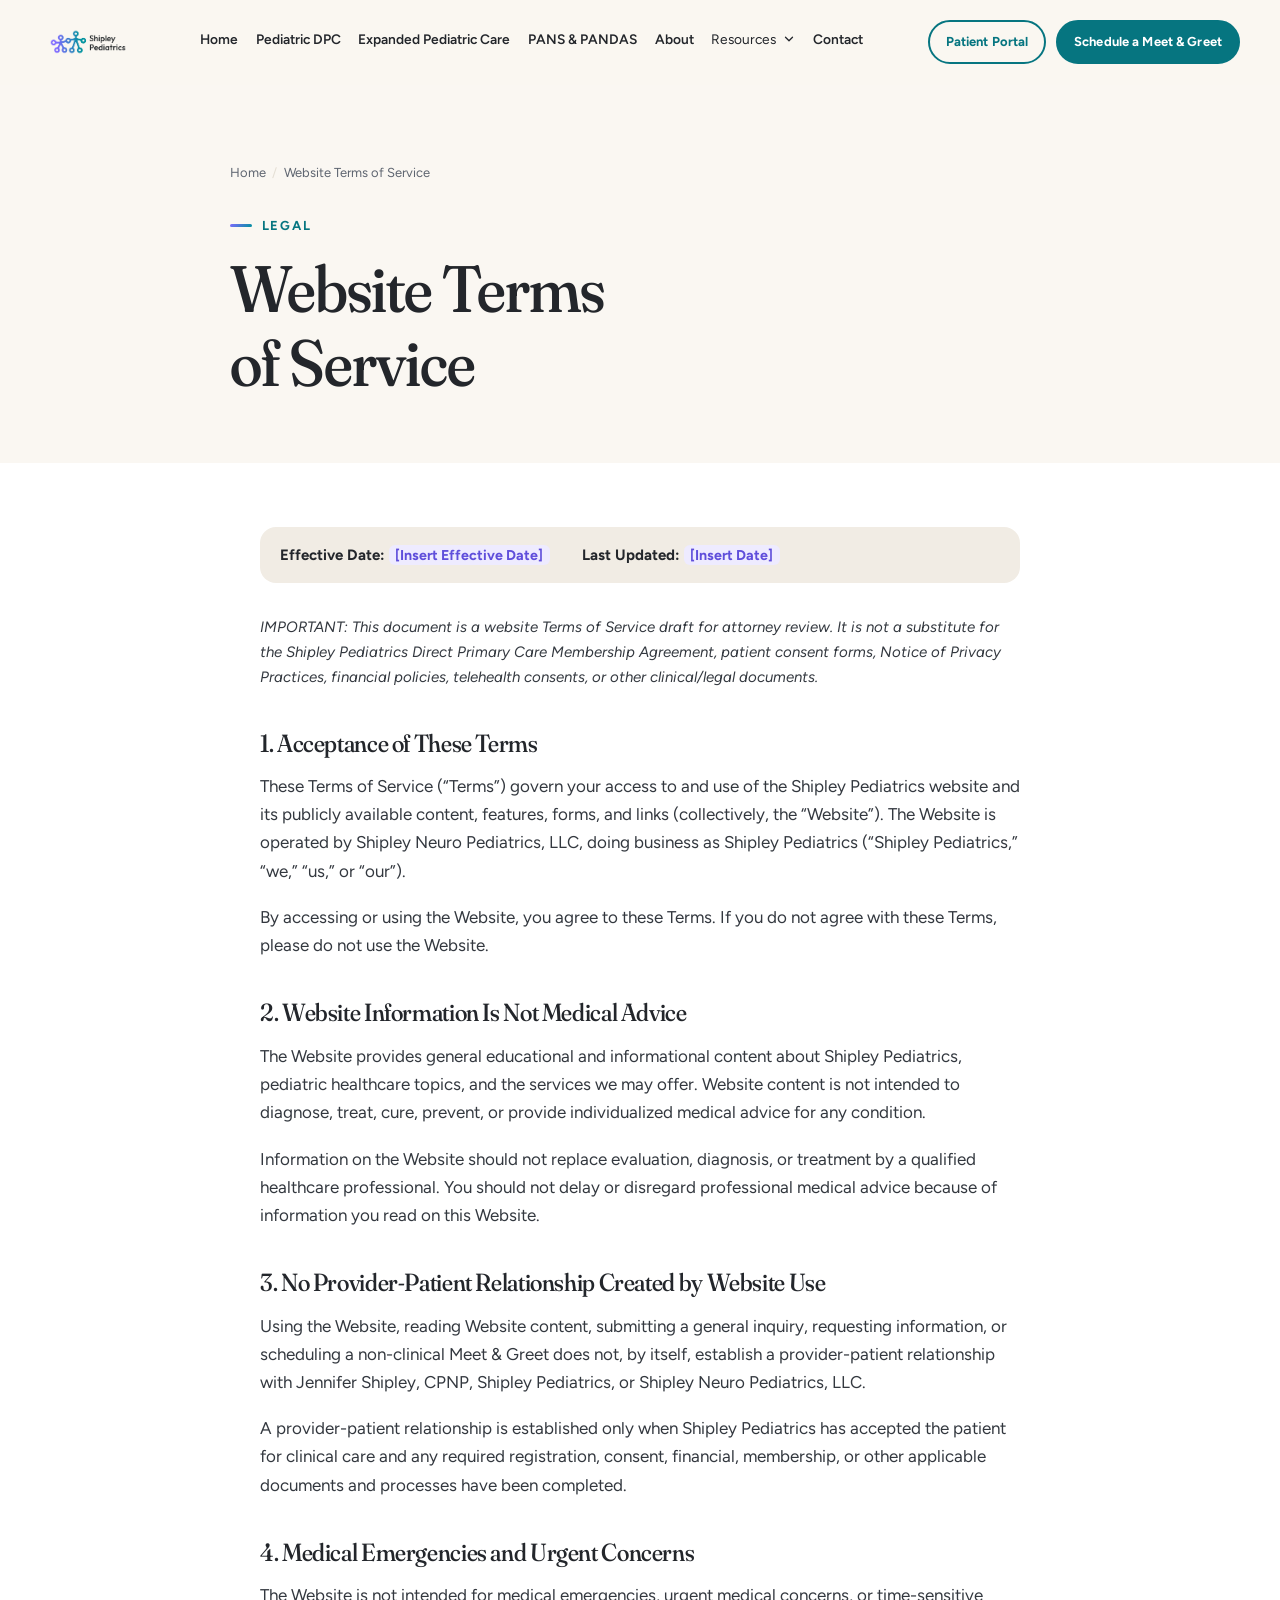
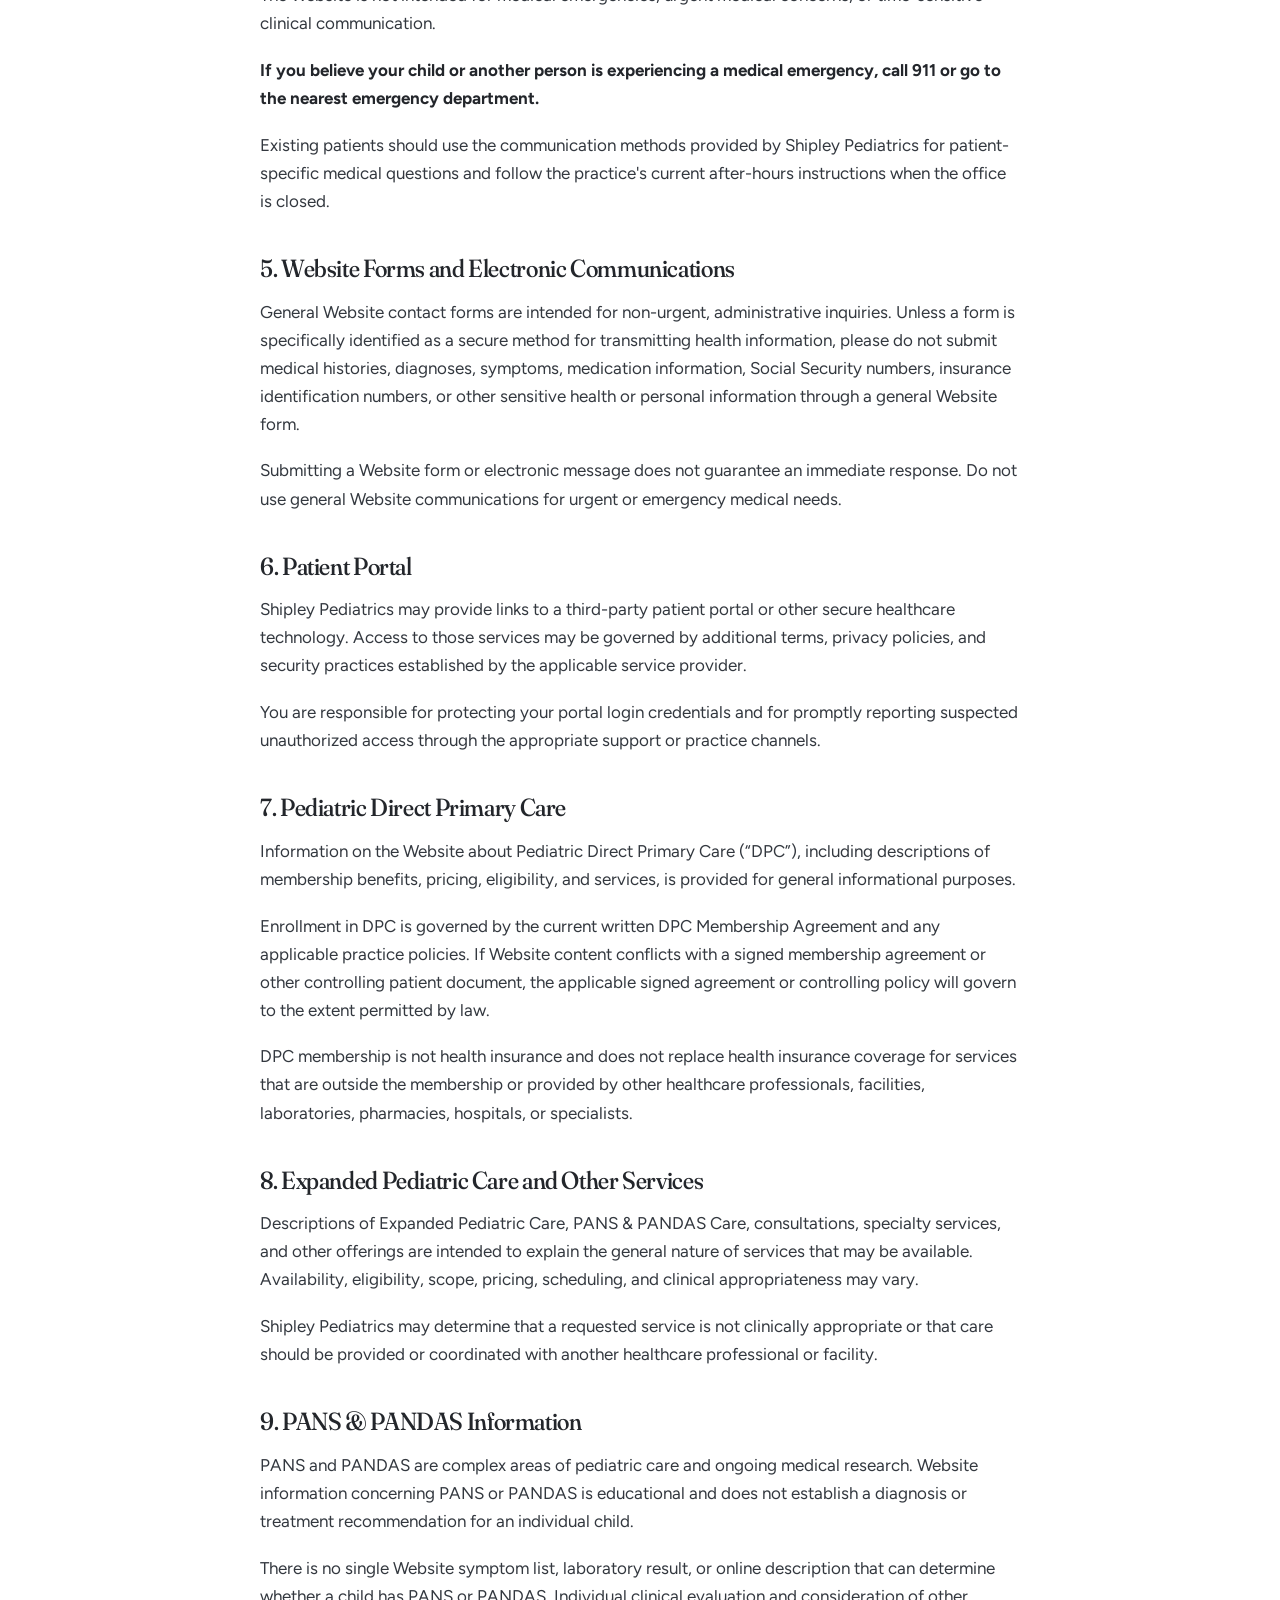
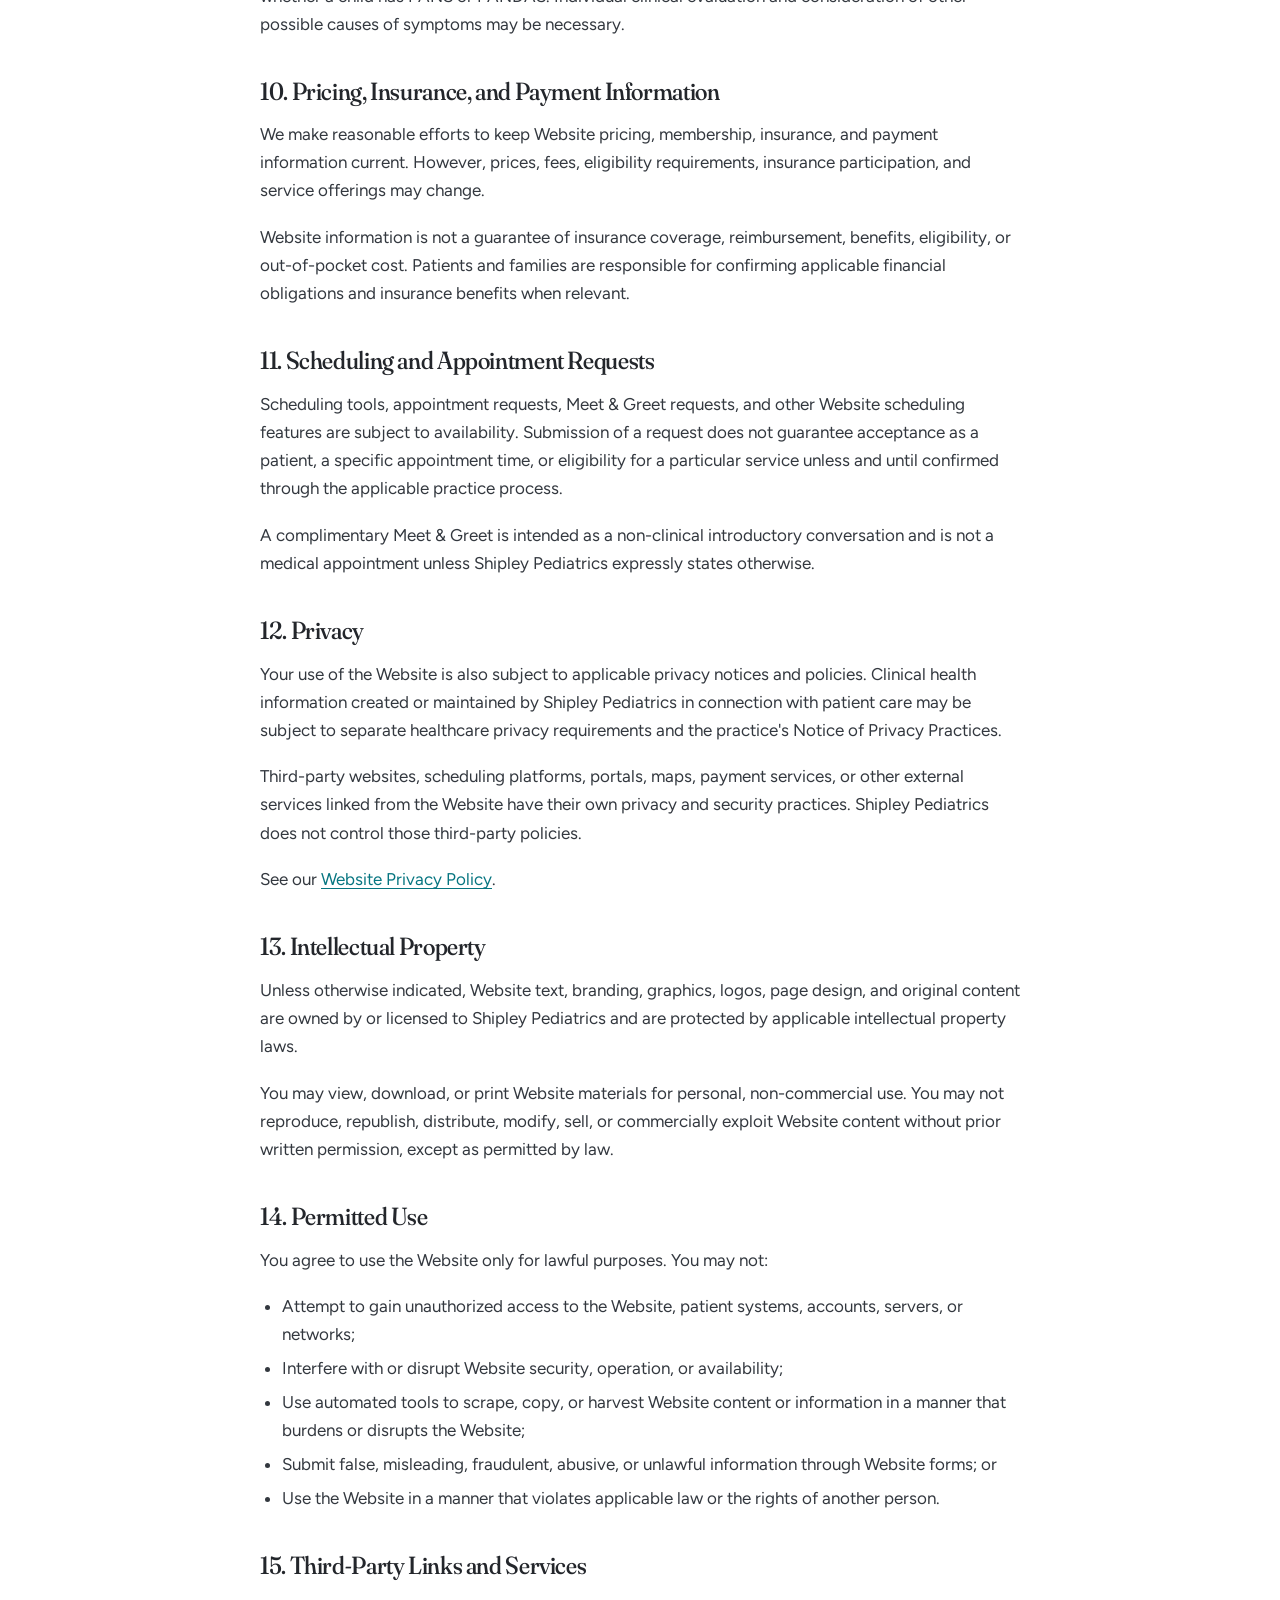
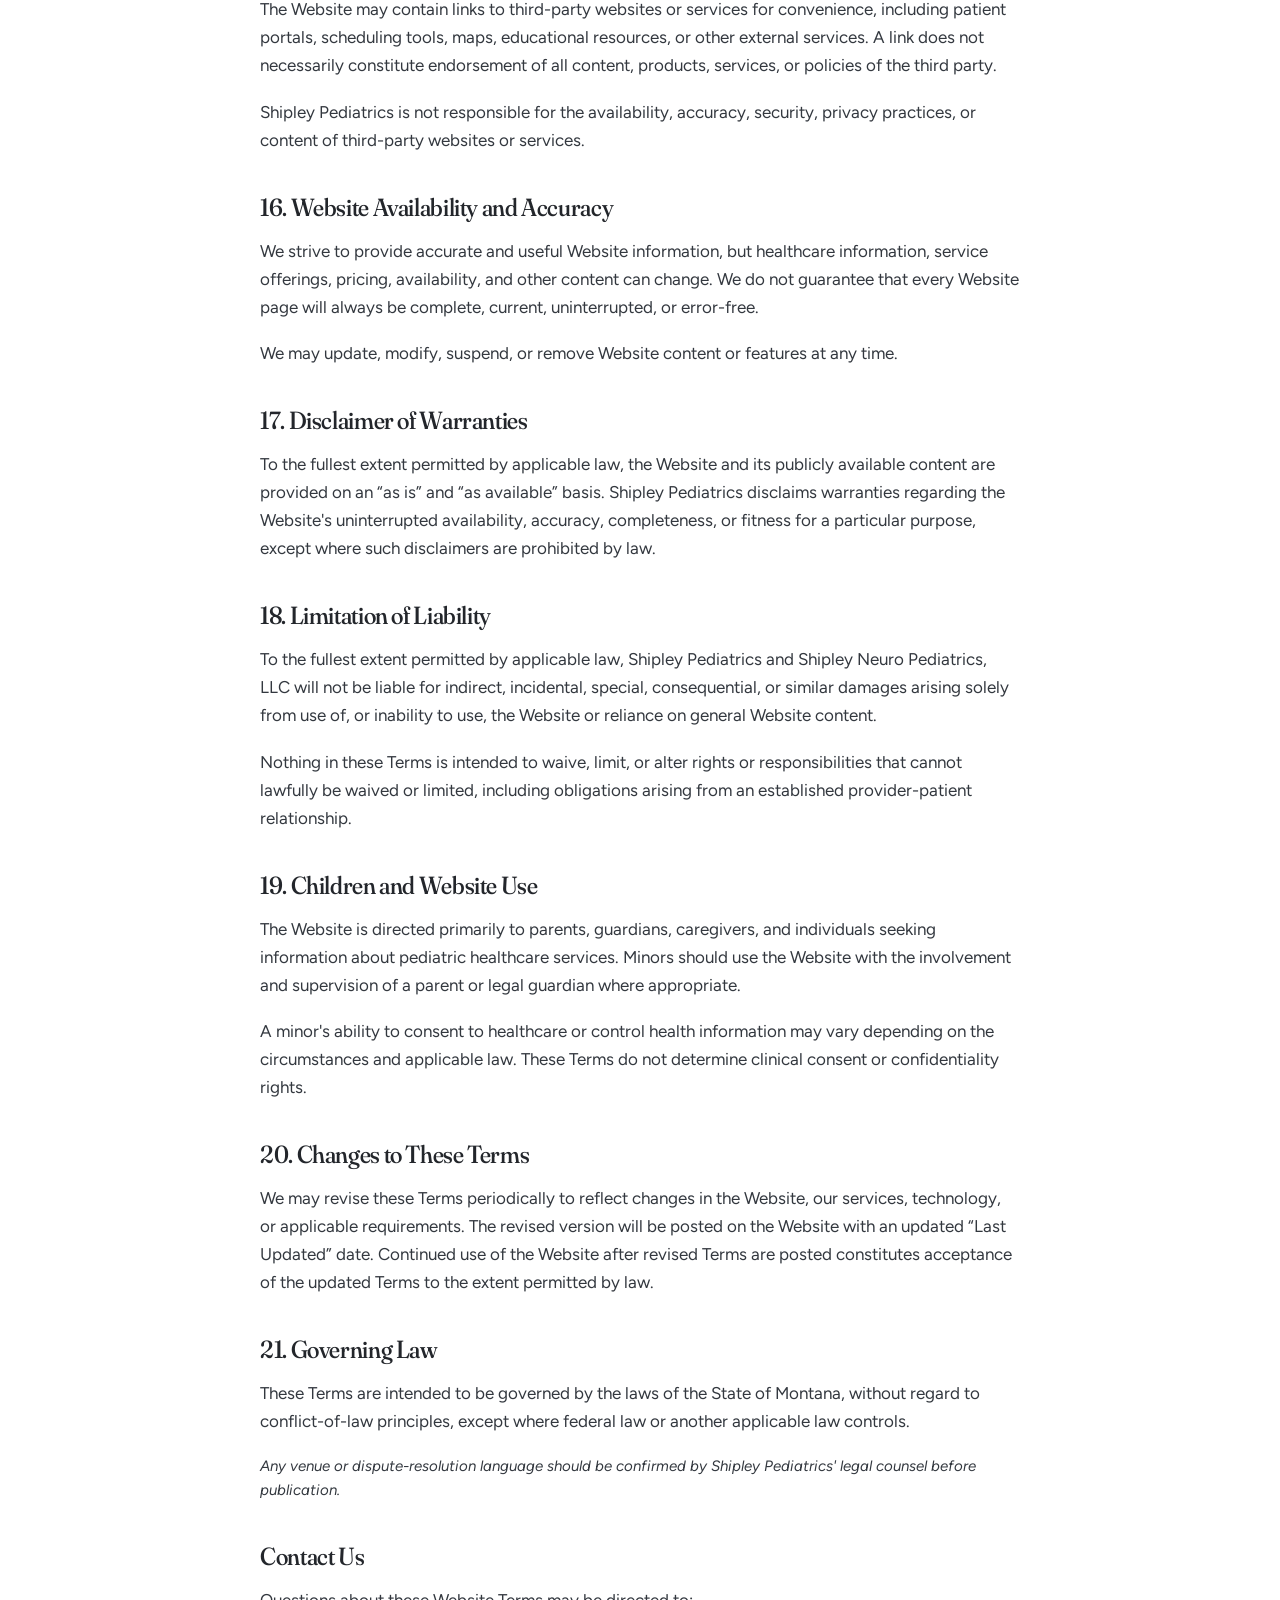
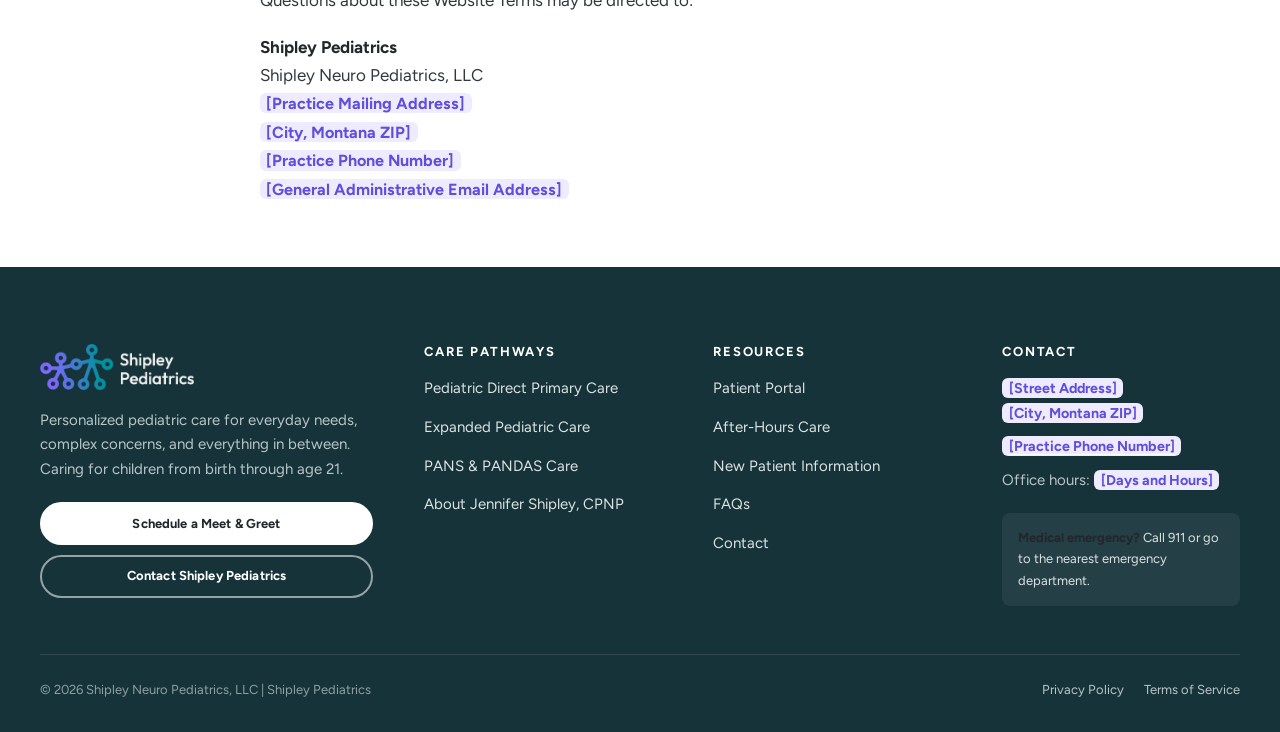
<file: terms-of-service.html>
<!DOCTYPE html>
<html lang="en" class="no-js">
<head>
  <meta charset="UTF-8">
  <meta name="viewport" content="width=device-width, initial-scale=1">
  <title>Website Terms of Service | Shipley Pediatrics</title>
  <meta name="description" content="Website Terms of Service for Shipley Pediatrics (Shipley Neuro Pediatrics, LLC). Website content is educational and not medical advice.">
  <link rel="canonical" href="https://aririkushimeikito.github.io/josh2/terms-of-service">

  <!-- Open Graph / social -->
  <meta property="og:type" content="website">
  <meta property="og:site_name" content="Shipley Pediatrics">
  <meta property="og:title" content="Website Terms of Service | Shipley Pediatrics">
  <meta property="og:description" content="Website Terms of Service for Shipley Pediatrics (Shipley Neuro Pediatrics, LLC). Website content is educational and not medical advice.">
  <meta property="og:url" content="https://aririkushimeikito.github.io/josh2/terms-of-service">
  <meta property="og:image" content="https://aririkushimeikito.github.io/josh2/images/logo/logo-full-color-white-bg.png">
  <meta name="twitter:card" content="summary">

  <!-- Favicon (from supplied logo mark) -->
  <link rel="icon" type="image/png" sizes="32x32" href="favicon/favicon-32.png">
  <link rel="icon" type="image/png" sizes="256x256" href="favicon/favicon.png">
  <link rel="apple-touch-icon" href="favicon/apple-touch-icon.png">

  <!-- Typography: Fraunces (headings) + Figtree (body). Fallbacks are defined in CSS. -->
  <link rel="preconnect" href="https://fonts.googleapis.com">
  <link rel="preconnect" href="https://fonts.gstatic.com" crossorigin>
  <link href="https://fonts.googleapis.com/css2?family=Figtree:wght@400;500;600;700&family=Fraunces:ital,opsz,wght,SOFT@0,9..144,300..600,50;1,9..144,300..600,50&display=swap" rel="stylesheet">

  <link rel="stylesheet" href="css/styles.css">
  <script type="application/ld+json">
[
  {
    "@context": "https://schema.org",
    "@type": "BreadcrumbList",
    "itemListElement": [
      {
        "@type": "ListItem",
        "position": 1,
        "name": "Home",
        "item": "https://aririkushimeikito.github.io/josh2/"
      },
      {
        "@type": "ListItem",
        "position": 2,
        "name": "Website Terms of Service",
        "item": "https://aririkushimeikito.github.io/josh2/terms-of-service"
      }
    ]
  }
]
  </script>
</head>
<body>
  <a class="skip-link" href="#main">Skip to main content</a>

  <!-- HEADER — Wix equivalent: Wix Header + Wix Menu + two Wix Buttons -->
  <header class="site-header">
    <div class="container header-inner">
      <a class="brand" href="index.html" aria-label="Shipley Pediatrics — Home">
        <img src="images/logo/logo-full-color.png" alt="Shipley Pediatrics" width="467" height="214">
      </a>

      <nav class="nav" aria-label="Primary">
        <ul class="nav__list">
        <li class="nav__item"><a class="nav__link" href="index.html">Home</a></li>
        <li class="nav__item"><a class="nav__link" href="pediatric-dpc.html">Pediatric DPC</a></li>
        <li class="nav__item"><a class="nav__link" href="expanded-pediatric-care.html">Expanded Pediatric Care</a></li>
        <li class="nav__item"><a class="nav__link" href="pans-pandas.html">PANS &amp; PANDAS</a></li>
        <li class="nav__item"><a class="nav__link" href="about.html">About</a></li>
        <li class="nav__item nav__item--dropdown">
          <button class="nav__link nav__dropdown-btn" type="button" aria-expanded="false" aria-haspopup="true" aria-controls="resources-menu">Resources <svg viewBox="0 0 24 24" fill="none" stroke="currentColor" stroke-width="2.2" stroke-linecap="round" stroke-linejoin="round" aria-hidden="true"><path d="m6 9 6 6 6-6"/></svg></button>
          <ul class="nav__dropdown" id="resources-menu">
            <li><a href="patient-portal.html"><span class="nav__dropdown-dot"></span>Patient Portal</a></li><li><a href="after-hours-care.html"><span class="nav__dropdown-dot"></span>After-Hours Care</a></li><li><a href="new-patient-information.html"><span class="nav__dropdown-dot"></span>New Patient Information</a></li><li><a href="faqs.html"><span class="nav__dropdown-dot"></span>FAQs</a></li><li><a href="contact.html"><span class="nav__dropdown-dot"></span>Contact</a></li>
          </ul>
        </li>
        <li class="nav__item"><a class="nav__link" href="contact.html">Contact</a></li>
        </ul>
      </nav>

      <div class="header-utils">
        <a class="btn btn--secondary btn--sm" href="patient-portal.html">Patient Portal</a>
        <a class="btn btn--sm btn--primary-cta" href="schedule-meet-and-greet.html">Schedule a Meet &amp; Greet</a>
        <button class="menu-toggle" type="button" aria-expanded="false" aria-controls="mobile-nav" aria-label="Open menu"><span></span></button>
      </div>
    </div>
  </header>

  <!-- MOBILE MENU — Wix equivalent: Wix Mobile Menu -->
  <div class="mobile-nav" id="mobile-nav">
    <div class="mobile-nav__ctas">
      <a class="btn" href="schedule-meet-and-greet.html">Schedule a Meet &amp; Greet</a>
      <a class="btn btn--secondary" href="patient-portal.html">Patient Portal</a>
    </div>
    <ul class="mobile-nav__list">
      <li><a href="index.html">Home</a></li><li><a href="pediatric-dpc.html">Pediatric DPC</a></li><li><a href="expanded-pediatric-care.html">Expanded Pediatric Care</a></li><li><a href="pans-pandas.html">PANS &amp; PANDAS</a></li><li><a href="about.html">About</a></li>
      <li>
        <details>
          <summary>Resources</summary>
          <ul class="mobile-nav__sub"><li><a href="patient-portal.html">Patient Portal</a></li><li><a href="after-hours-care.html">After-Hours Care</a></li><li><a href="new-patient-information.html">New Patient Information</a></li><li><a href="faqs.html">FAQs</a></li><li><a href="contact.html">Contact</a></li></ul>
        </details>
      </li>
      <li><a href="contact.html">Contact</a></li>
    </ul>
  </div>

  <main id="main">

<section class="hero page-hero" style="padding-bottom:1.5rem">
  <div class="container container--narrow">
    <ol class="breadcrumbs"><li><a href="index.html">Home</a></li><li aria-current="page">Website Terms of Service</li></ol>
    <p class="eyebrow reveal">Legal</p>
    <h1 class="reveal" data-delay="1">Website Terms of Service</h1>
    
  </div>
</section>
<section class="section section--sm section--surface">
  <div class="container prose">
    <div class="legal-meta">
      <span><strong>Effective Date:</strong> <span class="placeholder">[Insert Effective Date]</span></span>
      <span><strong>Last Updated:</strong> <span class="placeholder">[Insert Date]</span></span>
    </div>
    <p class="note">IMPORTANT: This document is a website Terms of Service draft for attorney review. It is not a substitute for the Shipley Pediatrics Direct Primary Care Membership Agreement, patient consent forms, Notice of Privacy Practices, financial policies, telehealth consents, or other clinical/legal documents.</p>
    <h2>1. Acceptance of These Terms</h2>
<p>These Terms of Service (“Terms”) govern your access to and use of the Shipley Pediatrics website and its publicly available content, features, forms, and links (collectively, the “Website”). The Website is operated by Shipley Neuro Pediatrics, LLC, doing business as Shipley Pediatrics (“Shipley Pediatrics,” “we,” “us,” or “our”).</p><p>By accessing or using the Website, you agree to these Terms. If you do not agree with these Terms, please do not use the Website.</p>
<h2>2. Website Information Is Not Medical Advice</h2>
<p>The Website provides general educational and informational content about Shipley Pediatrics, pediatric healthcare topics, and the services we may offer. Website content is not intended to diagnose, treat, cure, prevent, or provide individualized medical advice for any condition.</p><p>Information on the Website should not replace evaluation, diagnosis, or treatment by a qualified healthcare professional. You should not delay or disregard professional medical advice because of information you read on this Website.</p>
<h2>3. No Provider-Patient Relationship Created by Website Use</h2>
<p>Using the Website, reading Website content, submitting a general inquiry, requesting information, or scheduling a non-clinical Meet &amp; Greet does not, by itself, establish a provider-patient relationship with Jennifer Shipley, CPNP, Shipley Pediatrics, or Shipley Neuro Pediatrics, LLC.</p><p>A provider-patient relationship is established only when Shipley Pediatrics has accepted the patient for clinical care and any required registration, consent, financial, membership, or other applicable documents and processes have been completed.</p>
<h2>4. Medical Emergencies and Urgent Concerns</h2>
<p>The Website is not intended for medical emergencies, urgent medical concerns, or time-sensitive clinical communication.</p><p><strong>If you believe your child or another person is experiencing a medical emergency, call 911 or go to the nearest emergency department.</strong></p><p>Existing patients should use the communication methods provided by Shipley Pediatrics for patient-specific medical questions and follow the practice's current after-hours instructions when the office is closed.</p>
<h2>5. Website Forms and Electronic Communications</h2>
<p>General Website contact forms are intended for non-urgent, administrative inquiries. Unless a form is specifically identified as a secure method for transmitting health information, please do not submit medical histories, diagnoses, symptoms, medication information, Social Security numbers, insurance identification numbers, or other sensitive health or personal information through a general Website form.</p><p>Submitting a Website form or electronic message does not guarantee an immediate response. Do not use general Website communications for urgent or emergency medical needs.</p>
<h2>6. Patient Portal</h2>
<p>Shipley Pediatrics may provide links to a third-party patient portal or other secure healthcare technology. Access to those services may be governed by additional terms, privacy policies, and security practices established by the applicable service provider.</p><p>You are responsible for protecting your portal login credentials and for promptly reporting suspected unauthorized access through the appropriate support or practice channels.</p>
<h2>7. Pediatric Direct Primary Care</h2>
<p>Information on the Website about Pediatric Direct Primary Care (“DPC”), including descriptions of membership benefits, pricing, eligibility, and services, is provided for general informational purposes.</p><p>Enrollment in DPC is governed by the current written DPC Membership Agreement and any applicable practice policies. If Website content conflicts with a signed membership agreement or other controlling patient document, the applicable signed agreement or controlling policy will govern to the extent permitted by law.</p><p>DPC membership is not health insurance and does not replace health insurance coverage for services that are outside the membership or provided by other healthcare professionals, facilities, laboratories, pharmacies, hospitals, or specialists.</p>
<h2>8. Expanded Pediatric Care and Other Services</h2>
<p>Descriptions of Expanded Pediatric Care, PANS &amp; PANDAS Care, consultations, specialty services, and other offerings are intended to explain the general nature of services that may be available. Availability, eligibility, scope, pricing, scheduling, and clinical appropriateness may vary.</p><p>Shipley Pediatrics may determine that a requested service is not clinically appropriate or that care should be provided or coordinated with another healthcare professional or facility.</p>
<h2>9. PANS &amp; PANDAS Information</h2>
<p>PANS and PANDAS are complex areas of pediatric care and ongoing medical research. Website information concerning PANS or PANDAS is educational and does not establish a diagnosis or treatment recommendation for an individual child.</p><p>There is no single Website symptom list, laboratory result, or online description that can determine whether a child has PANS or PANDAS. Individual clinical evaluation and consideration of other possible causes of symptoms may be necessary.</p>
<h2>10. Pricing, Insurance, and Payment Information</h2>
<p>We make reasonable efforts to keep Website pricing, membership, insurance, and payment information current. However, prices, fees, eligibility requirements, insurance participation, and service offerings may change.</p><p>Website information is not a guarantee of insurance coverage, reimbursement, benefits, eligibility, or out-of-pocket cost. Patients and families are responsible for confirming applicable financial obligations and insurance benefits when relevant.</p>
<h2>11. Scheduling and Appointment Requests</h2>
<p>Scheduling tools, appointment requests, Meet &amp; Greet requests, and other Website scheduling features are subject to availability. Submission of a request does not guarantee acceptance as a patient, a specific appointment time, or eligibility for a particular service unless and until confirmed through the applicable practice process.</p><p>A complimentary Meet &amp; Greet is intended as a non-clinical introductory conversation and is not a medical appointment unless Shipley Pediatrics expressly states otherwise.</p>
<h2>12. Privacy</h2>
<p>Your use of the Website is also subject to applicable privacy notices and policies. Clinical health information created or maintained by Shipley Pediatrics in connection with patient care may be subject to separate healthcare privacy requirements and the practice's Notice of Privacy Practices.</p><p>Third-party websites, scheduling platforms, portals, maps, payment services, or other external services linked from the Website have their own privacy and security practices. Shipley Pediatrics does not control those third-party policies.</p><p>See our <a href="privacy-policy.html">Website Privacy Policy</a>.</p>
<h2>13. Intellectual Property</h2>
<p>Unless otherwise indicated, Website text, branding, graphics, logos, page design, and original content are owned by or licensed to Shipley Pediatrics and are protected by applicable intellectual property laws.</p><p>You may view, download, or print Website materials for personal, non-commercial use. You may not reproduce, republish, distribute, modify, sell, or commercially exploit Website content without prior written permission, except as permitted by law.</p>
<h2>14. Permitted Use</h2>
<p>You agree to use the Website only for lawful purposes. You may not:</p><ul><li>Attempt to gain unauthorized access to the Website, patient systems, accounts, servers, or networks;</li><li>Interfere with or disrupt Website security, operation, or availability;</li><li>Use automated tools to scrape, copy, or harvest Website content or information in a manner that burdens or disrupts the Website;</li><li>Submit false, misleading, fraudulent, abusive, or unlawful information through Website forms; or</li><li>Use the Website in a manner that violates applicable law or the rights of another person.</li></ul>
<h2>15. Third-Party Links and Services</h2>
<p>The Website may contain links to third-party websites or services for convenience, including patient portals, scheduling tools, maps, educational resources, or other external services. A link does not necessarily constitute endorsement of all content, products, services, or policies of the third party.</p><p>Shipley Pediatrics is not responsible for the availability, accuracy, security, privacy practices, or content of third-party websites or services.</p>
<h2>16. Website Availability and Accuracy</h2>
<p>We strive to provide accurate and useful Website information, but healthcare information, service offerings, pricing, availability, and other content can change. We do not guarantee that every Website page will always be complete, current, uninterrupted, or error-free.</p><p>We may update, modify, suspend, or remove Website content or features at any time.</p>
<h2>17. Disclaimer of Warranties</h2>
<p>To the fullest extent permitted by applicable law, the Website and its publicly available content are provided on an “as is” and “as available” basis. Shipley Pediatrics disclaims warranties regarding the Website's uninterrupted availability, accuracy, completeness, or fitness for a particular purpose, except where such disclaimers are prohibited by law.</p>
<h2>18. Limitation of Liability</h2>
<p>To the fullest extent permitted by applicable law, Shipley Pediatrics and Shipley Neuro Pediatrics, LLC will not be liable for indirect, incidental, special, consequential, or similar damages arising solely from use of, or inability to use, the Website or reliance on general Website content.</p><p>Nothing in these Terms is intended to waive, limit, or alter rights or responsibilities that cannot lawfully be waived or limited, including obligations arising from an established provider-patient relationship.</p>
<h2>19. Children and Website Use</h2>
<p>The Website is directed primarily to parents, guardians, caregivers, and individuals seeking information about pediatric healthcare services. Minors should use the Website with the involvement and supervision of a parent or legal guardian where appropriate.</p><p>A minor's ability to consent to healthcare or control health information may vary depending on the circumstances and applicable law. These Terms do not determine clinical consent or confidentiality rights.</p>
<h2>20. Changes to These Terms</h2>
<p>We may revise these Terms periodically to reflect changes in the Website, our services, technology, or applicable requirements. The revised version will be posted on the Website with an updated “Last Updated” date. Continued use of the Website after revised Terms are posted constitutes acceptance of the updated Terms to the extent permitted by law.</p>
<h2>21. Governing Law</h2>
<p>These Terms are intended to be governed by the laws of the State of Montana, without regard to conflict-of-law principles, except where federal law or another applicable law controls.</p><p class="note">Any venue or dispute-resolution language should be confirmed by Shipley Pediatrics' legal counsel before publication.</p>
    <h2>Contact Us</h2>
    <p>Questions about these Website Terms may be directed to:</p>
    <p><strong>Shipley Pediatrics</strong><br>Shipley Neuro Pediatrics, LLC<br><span class="placeholder">[Practice Mailing Address]</span><br><span class="placeholder">[City, Montana ZIP]</span><br><span class="placeholder">[Practice Phone Number]</span><br><span class="placeholder">[General Administrative Email Address]</span></p>
  </div>
</section>

  </main>

  <!-- FOOTER — Wix equivalent: Wix Footer (4 columns) -->
  <footer class="site-footer">
    <div class="container">
      <div class="footer__grid">
        <div class="footer__brand">
          <img src="images/logo/logo-white-text-horizontal.png" alt="Shipley Pediatrics" width="362" height="108">
          <p>Personalized pediatric care for everyday needs, complex concerns, and everything in between. Caring for children from birth through age 21.</p>
          <div class="footer__ctas">
            <a class="btn btn--light btn--sm" href="schedule-meet-and-greet.html">Schedule a Meet &amp; Greet</a>
            <a class="btn btn--outline-light btn--sm" href="contact.html">Contact Shipley Pediatrics</a>
          </div>
        </div>
        <div>
          <h3>Care Pathways</h3>
          <ul class="footer__list">
            <li><a href="pediatric-dpc.html">Pediatric Direct Primary Care</a></li>
            <li><a href="expanded-pediatric-care.html">Expanded Pediatric Care</a></li>
            <li><a href="pans-pandas.html">PANS &amp; PANDAS Care</a></li>
            <li><a href="about.html">About Jennifer Shipley, CPNP</a></li>
          </ul>
        </div>
        <div>
          <h3>Resources</h3>
          <ul class="footer__list">
            <li><a href="patient-portal.html">Patient Portal</a></li>
            <li><a href="after-hours-care.html">After-Hours Care</a></li>
            <li><a href="new-patient-information.html">New Patient Information</a></li>
            <li><a href="faqs.html">FAQs</a></li>
            <li><a href="contact.html">Contact</a></li>
          </ul>
        </div>
        <div>
          <h3>Contact</h3>
          <div class="footer__contact">
            <span><span class="placeholder">[Street Address]</span><br><span class="placeholder">[City, Montana ZIP]</span></span>
            <a href="tel:+1" data-placeholder="phone"><span class="placeholder">[Practice Phone Number]</span></a>
            <span>Office hours: <span class="placeholder">[Days and Hours]</span></span>
          </div>
          <div class="footer__emergency"><strong>Medical emergency?</strong> Call 911 or go to the nearest emergency department.</div>
        </div>
      </div>
      <div class="footer__bottom">
        <span>&copy; 2026 Shipley Neuro Pediatrics, LLC&nbsp;|&nbsp;Shipley Pediatrics</span>
        <nav class="footer__legal" aria-label="Legal">
          <a href="privacy-policy.html">Privacy Policy</a>
          <a href="terms-of-service.html">Terms of Service</a>
        </nav>
      </div>
    </div>
  </footer>

  <script src="js/main.js"></script>
</body>
</html>
</file>
<file: css/styles.css>
/* ==========================================================================
   SHIPLEY PEDIATRICS — Website Prototype Stylesheet
   ----------------------------------------------------------------------------
   This file is the single source of visual truth for the prototype.
   Section index:
     1. Design tokens (CSS variables)   → map to Wix Site Styles / Theme
     2. Base & typography               → map to Wix Text Themes
     3. Layout helpers                  → Wix Sections / Containers
     4. Buttons                         → Wix Button styles
     5. Header & navigation             → Wix Header / Menu / Mobile Menu
     6. Hero                            → Wix Section + Containers
     7. Cards & content blocks          → Wix Repeaters / Containers
     8. Pricing, steps, symptom grid    → Wix Repeaters
     9. FAQ accordion                   → Wix Accordion
    10. Forms                           → Wix Forms
    11. CTA bands & footer              → Wix Section / Footer
    12. Legal / long-form pages
    13. Motion & accessibility
    14. Responsive breakpoints
   ========================================================================== */


/* ==========================================================================
   1. DESIGN TOKENS
   ========================================================================== */
:root {
  /* Brand colors — sampled directly from the supplied logo */
  --color-violet-500: #7F69FF;   /* logo gradient start */
  --color-violet-600: #5F4EDB;   /* accessible violet for text on light bg */
  --color-teal-500:   #00929E;   /* logo gradient end */
  --color-teal-600:   #067580;   /* accessible teal for buttons / links */
  --color-teal-700:   #075E67;   /* hover state */
  --color-teal-050:   #E5F3F4;   /* tint */
  --color-violet-050: #EEEBFF;   /* tint */

  /* Semantic roles */
  --color-primary:        var(--color-teal-600);
  --color-primary-hover:  var(--color-teal-700);
  --color-secondary:      var(--color-violet-600);
  --color-accent:         var(--color-violet-500);
  --color-background:     #FAF7F2;   /* warm cream page background */
  --color-surface:        #FFFFFF;
  --color-sand:           #F1ECE4;   /* alternate section background */
  --color-ink:            #23262B;   /* headline text (matches logo wordmark) */
  --color-text:           #33383F;
  --color-muted:          #5E6570;
  --color-line:           #E4DED4;
  --color-dark:           #1D2A2E;   /* dark CTA bands */
  --color-dark-2:         #16333A;
  --color-error:          #B4322F;
  --color-success:        #1F7A4A;

  --gradient-brand: linear-gradient(135deg, var(--color-violet-500) 0%, var(--color-teal-500) 100%);

  /* Typography */
  --font-heading: "Fraunces", "Iowan Old Style", "Palatino Linotype", Georgia, serif;
  --font-body:    "Figtree", "Avenir Next", "Segoe UI", Helvetica, Arial, sans-serif;

  --text-xs:  0.8125rem;
  --text-sm:  0.9375rem;
  --text-md:  1.0625rem;
  --text-lg:  1.1875rem;
  --text-xl:  1.375rem;
  --text-h4:  1.25rem;
  --text-h3:  1.5rem;
  --text-h2:  clamp(1.85rem, 1.3rem + 1.8vw, 2.6rem);
  --text-h1:  clamp(2.4rem, 1.6rem + 3.2vw, 4.1rem);
  --text-display: clamp(2.7rem, 1.7rem + 3.9vw, 4.8rem);

  /* Layout */
  --container-width: 1200px;
  --container-narrow: 820px;
  --gutter: clamp(1.25rem, 4vw, 2.5rem);
  --section-padding: clamp(4rem, 8vw, 7rem);
  --section-padding-sm: clamp(2.5rem, 5vw, 4rem);
  --header-height: 84px;

  /* Shape & elevation */
  --radius-sm: 8px;
  --radius-md: 16px;
  --radius-lg: 28px;
  --radius-pill: 999px;
  --shadow-sm: 0 1px 2px rgba(35,38,43,.06), 0 2px 6px rgba(35,38,43,.05);
  --shadow-md: 0 8px 24px rgba(35,38,43,.08), 0 2px 6px rgba(35,38,43,.04);
  --shadow-lg: 0 22px 48px rgba(35,38,43,.12);

  /* Motion */
  --ease: cubic-bezier(.2,.7,.2,1);
  --dur: .28s;
}


/* ==========================================================================
   2. BASE & TYPOGRAPHY
   ========================================================================== */
*, *::before, *::after { box-sizing: border-box; }

html {
  scroll-behavior: smooth;
  -webkit-text-size-adjust: 100%;
  scroll-padding-top: calc(var(--header-height) + 1rem);
}

body {
  margin: 0;
  font-family: var(--font-body);
  font-size: var(--text-md);
  line-height: 1.65;
  color: var(--color-text);
  background: var(--color-background);
  -webkit-font-smoothing: antialiased;
  overflow-x: hidden;
}

img, svg, video { max-width: 100%; height: auto; display: block; }

h1, h2, h3, h4 {
  font-family: var(--font-heading);
  font-weight: 500;
  color: var(--color-ink);
  line-height: 1.12;
  letter-spacing: -0.015em;
  margin: 0 0 .6em;
  text-wrap: balance;
}
h1 { font-size: var(--text-h1); font-variation-settings: "opsz" 144, "SOFT" 60; }
h2 { font-size: var(--text-h2); font-variation-settings: "opsz" 96, "SOFT" 50; }
h3 { font-size: var(--text-h3); line-height: 1.22; }
h4 { font-size: var(--text-h4); line-height: 1.3; }

p { margin: 0 0 1.1em; }
p:last-child { margin-bottom: 0; }

.lead { font-size: var(--text-lg); color: var(--color-muted); line-height: 1.6; }
.lead--em { font-family: var(--font-heading); font-style: italic; font-size: var(--text-xl); color: var(--color-ink); }
.small { font-size: var(--text-sm); }
.muted { color: var(--color-muted); }
.note { font-size: var(--text-sm); color: var(--color-muted); font-style: italic; }
.eyebrow {
  display: inline-flex; align-items: center; gap: .6rem;
  font-size: var(--text-xs); font-weight: 700; letter-spacing: .14em; text-transform: uppercase;
  color: var(--color-primary); margin-bottom: 1rem;
}
.eyebrow::before {
  content: ""; width: 22px; height: 3px; border-radius: 3px; background: var(--gradient-brand);
}
.eyebrow--violet { color: var(--color-secondary); }

a { color: var(--color-primary); text-decoration-thickness: 1px; text-underline-offset: 3px; }
a:hover { color: var(--color-primary-hover); }

ul, ol { padding-left: 1.3em; }
li { margin-bottom: .35em; }

strong { color: var(--color-ink); font-weight: 700; }

.sr-only {
  position: absolute; width: 1px; height: 1px; padding: 0; margin: -1px;
  overflow: hidden; clip: rect(0,0,0,0); white-space: nowrap; border: 0;
}

/* Skip link */
.skip-link {
  position: absolute; left: 1rem; top: -100px; z-index: 1000;
  background: var(--color-ink); color: #fff; padding: .6rem 1rem; border-radius: var(--radius-sm);
}
.skip-link:focus { top: 1rem; }

/* Focus */
:focus-visible { outline: 3px solid var(--color-violet-500); outline-offset: 3px; border-radius: 4px; }


/* ==========================================================================
   3. LAYOUT HELPERS
   ========================================================================== */
.container { width: min(100% - (var(--gutter) * 2), var(--container-width)); margin-inline: auto; }
.container--narrow { max-width: var(--container-narrow); }

.section { padding-block: var(--section-padding); position: relative; }
.section--sm { padding-block: var(--section-padding-sm); }
.section--sand { background: var(--color-sand); }
.section--surface { background: var(--color-surface); }
.section--dark { background: var(--color-dark); color: #DCE3E4; }
.section--dark h1, .section--dark h2, .section--dark h3, .section--dark strong { color: #fff; }
.section--dark .lead { color: #B9C6C9; }
.section--tint { background: linear-gradient(180deg, var(--color-teal-050) 0%, var(--color-background) 100%); }

.section-head { max-width: 720px; margin-bottom: clamp(2rem, 4vw, 3.5rem); }
.section-head--center { margin-inline: auto; text-align: center; }
.section-head--center .eyebrow { justify-content: center; }

.grid { display: grid; gap: clamp(1.25rem, 2.5vw, 2rem); }
.grid--2 { grid-template-columns: repeat(2, 1fr); }
.grid--3 { grid-template-columns: repeat(3, 1fr); }
.grid--4 { grid-template-columns: repeat(4, 1fr); }

.split { display: grid; grid-template-columns: 1.05fr .95fr; gap: clamp(2rem, 6vw, 5rem); align-items: center; }
.split--reverse > :first-child { order: 2; }

.stack > * + * { margin-top: 1rem; }
.cluster { display: flex; flex-wrap: wrap; gap: .8rem 1rem; align-items: center; }

.divider { border: 0; height: 1px; background: var(--color-line); margin: 0; }

/* Decorative node network (echoes the connected-figure logo) */
.nodes {
  position: absolute; inset: 0; pointer-events: none; overflow: hidden; z-index: 0;
}
.nodes svg { position: absolute; width: 100%; height: 100%; opacity: .18; }
.section > .container { position: relative; z-index: 1; }

.brand-rule { height: 4px; width: 64px; border-radius: 4px; background: var(--gradient-brand); }


/* ==========================================================================
   4. BUTTONS   (→ Wix Button: Primary / Secondary / Text)
   ========================================================================== */
.btn {
  --btn-bg: var(--color-primary);
  --btn-fg: #fff;
  --btn-border: var(--color-primary);
  display: inline-flex; align-items: center; justify-content: center; gap: .55rem;
  min-height: 50px; padding: .8rem 1.5rem;
  font-family: var(--font-body); font-size: var(--text-sm); font-weight: 700; letter-spacing: .01em;
  color: var(--btn-fg); background: var(--btn-bg); border: 2px solid var(--btn-border);
  border-radius: var(--radius-pill); text-decoration: none; cursor: pointer; white-space: nowrap;
  transition: transform var(--dur) var(--ease), background var(--dur) var(--ease), color var(--dur) var(--ease), box-shadow var(--dur) var(--ease), border-color var(--dur) var(--ease);
}
.btn:hover { --btn-bg: var(--color-primary-hover); --btn-border: var(--color-primary-hover); color: #fff; transform: translateY(-2px); box-shadow: 0 10px 22px rgba(6,117,128,.22); }
.btn:active { transform: translateY(0); box-shadow: none; }
.btn:disabled, .btn[aria-disabled="true"] { opacity: .55; cursor: not-allowed; transform: none; box-shadow: none; }
.btn svg { width: 18px; height: 18px; flex: none; }

.btn--secondary { --btn-bg: transparent; --btn-fg: var(--color-primary); --btn-border: var(--color-primary); }
.btn--secondary:hover { --btn-bg: var(--color-teal-050); --btn-border: var(--color-primary-hover); color: var(--color-primary-hover); box-shadow: none; }

.btn--ghost { --btn-bg: transparent; --btn-fg: var(--color-ink); --btn-border: transparent; padding-inline: .6rem; }
.btn--ghost:hover { --btn-bg: transparent; --btn-border: transparent; color: var(--color-primary); box-shadow: none; transform: none; }
.btn--ghost::after { content: "→"; transition: transform var(--dur) var(--ease); }
.btn--ghost:hover::after { transform: translateX(4px); }

.btn--violet { --btn-bg: var(--color-secondary); --btn-border: var(--color-secondary); }
.btn--violet:hover { --btn-bg: #4C3DB8; --btn-border: #4C3DB8; box-shadow: 0 10px 22px rgba(95,78,219,.25); }

.btn--light { --btn-bg: #fff; --btn-fg: var(--color-ink); --btn-border: #fff; }
.btn--light:hover { --btn-bg: var(--color-sand); --btn-border: var(--color-sand); color: var(--color-ink); box-shadow: 0 10px 22px rgba(0,0,0,.2); }
.btn--outline-light { --btn-bg: transparent; --btn-fg: #fff; --btn-border: rgba(255,255,255,.55); }
.btn--outline-light:hover { --btn-bg: rgba(255,255,255,.1); --btn-border: #fff; color: #fff; box-shadow: none; }

.btn--sm { min-height: 42px; padding: .55rem 1.1rem; font-size: var(--text-xs); }
.btn--lg { min-height: 58px; padding: 1rem 2rem; font-size: var(--text-md); }
.btn--block { width: 100%; }

.text-link {
  font-weight: 700; color: var(--color-primary); text-decoration: none;
  display: inline-flex; align-items: center; gap: .4rem;
}
.text-link::after { content: "→"; transition: transform var(--dur) var(--ease); }
.text-link:hover::after { transform: translateX(4px); }


/* ==========================================================================
   5. HEADER & NAVIGATION   (→ Wix Header + Menu + Mobile Menu)
   ========================================================================== */
.site-header {
  position: sticky; top: 0; z-index: 100;
  background: rgba(250,247,242,.86);
  backdrop-filter: saturate(160%) blur(12px);
  -webkit-backdrop-filter: saturate(160%) blur(12px);
  border-bottom: 1px solid transparent;
  transition: border-color var(--dur), box-shadow var(--dur);
}
.site-header.is-scrolled { border-bottom-color: var(--color-line); box-shadow: 0 6px 24px rgba(35,38,43,.06); }

.header-inner {
  display: grid; grid-template-columns: auto 1fr auto; align-items: center; gap: 1.5rem;
  min-height: var(--header-height);
}
.brand { display: inline-flex; align-items: center; }
.brand img { height: 52px; width: auto; }

.nav { justify-self: center; }
.nav__list { list-style: none; margin: 0; padding: 0; display: flex; align-items: center; gap: .1rem; }
.nav__link {
  display: inline-flex; align-items: center; gap: .35rem; white-space: nowrap;
  padding: .55rem .8rem; border-radius: var(--radius-pill);
  font-size: var(--text-sm); font-weight: 600; color: var(--color-ink); text-decoration: none;
  transition: background var(--dur), color var(--dur);
}
.nav__link:hover { background: var(--color-sand); color: var(--color-ink); }
.nav__link[aria-current="page"] { color: var(--color-primary); box-shadow: inset 0 -2px 0 var(--color-primary); border-radius: 0; }
.nav__link svg { width: 14px; height: 14px; flex: none; transition: transform var(--dur); }

/* Resources dropdown */
.nav__item--dropdown { position: relative; }
.nav__dropdown-btn { background: none; border: 0; font: inherit; cursor: pointer; }
.nav__dropdown {
  position: absolute; top: calc(100% + 10px); left: 50%; transform: translate(-50%, 6px);
  min-width: 250px; padding: .55rem; margin: 0; list-style: none;
  background: var(--color-surface); border: 1px solid var(--color-line); border-radius: var(--radius-md);
  box-shadow: var(--shadow-lg); opacity: 0; visibility: hidden; pointer-events: none;
  transition: opacity var(--dur) var(--ease), transform var(--dur) var(--ease), visibility var(--dur);
}
.nav__dropdown::before {
  content: ""; position: absolute; top: -10px; left: 0; right: 0; height: 12px; /* hover bridge */
}
.nav__dropdown a {
  display: flex; align-items: center; gap: .6rem; padding: .6rem .8rem; border-radius: 10px;
  font-size: var(--text-sm); font-weight: 600; color: var(--color-ink); text-decoration: none;
}
.nav__dropdown a:hover { background: var(--color-teal-050); color: var(--color-primary); }
.nav__dropdown a[aria-current="page"] { color: var(--color-primary); }
.nav__dropdown-dot { width: 7px; height: 7px; border-radius: 50%; background: var(--gradient-brand); flex: none; }

.nav__item--dropdown:hover .nav__dropdown,
.nav__item--dropdown.is-open .nav__dropdown,
.nav__item--dropdown:focus-within .nav__dropdown { opacity: 1; visibility: visible; pointer-events: auto; transform: translate(-50%, 0); }
.nav__item--dropdown:hover .nav__link svg,
.nav__item--dropdown.is-open .nav__link svg { transform: rotate(180deg); }

.header-utils { display: flex; align-items: center; gap: .6rem; }

/* Hamburger */
.menu-toggle {
  display: none; align-items: center; justify-content: center;
  width: 48px; height: 48px; border-radius: 12px; border: 1px solid var(--color-line);
  background: var(--color-surface); cursor: pointer; padding: 0;
}
.menu-toggle span { display: block; width: 20px; height: 2px; background: var(--color-ink); position: relative; transition: background var(--dur); }
.menu-toggle span::before, .menu-toggle span::after {
  content: ""; position: absolute; left: 0; width: 20px; height: 2px; background: var(--color-ink);
  transition: transform var(--dur) var(--ease), top var(--dur) var(--ease);
}
.menu-toggle span::before { top: -6px; }
.menu-toggle span::after { top: 6px; }
.menu-toggle[aria-expanded="true"] span { background: transparent; }
.menu-toggle[aria-expanded="true"] span::before { top: 0; transform: rotate(45deg); }
.menu-toggle[aria-expanded="true"] span::after { top: 0; transform: rotate(-45deg); }

/* Mobile panel */
.mobile-nav {
  display: none; position: fixed; inset: var(--header-height) 0 0 0; z-index: 99;
  background: var(--color-background); overflow-y: auto; padding: 1.25rem var(--gutter) 3rem;
}
.mobile-nav.is-open { display: block; animation: fadeUp .3s var(--ease) both; }
.mobile-nav__ctas { display: grid; gap: .7rem; margin-bottom: 1.5rem; }
.mobile-nav__list { list-style: none; margin: 0; padding: 0; border-top: 1px solid var(--color-line); }
.mobile-nav__list li { margin: 0; border-bottom: 1px solid var(--color-line); }
.mobile-nav__list a, .mobile-nav__list summary {
  display: block; padding: 1rem .25rem; font-family: var(--font-heading); font-size: 1.35rem;
  color: var(--color-ink); text-decoration: none; cursor: pointer; list-style: none;
}
.mobile-nav__list summary::-webkit-details-marker { display: none; }
.mobile-nav__list summary { display: flex; justify-content: space-between; align-items: center; }
.mobile-nav__list summary::after {
  content: ""; width: 18px; height: 18px; flex: none;
  background: no-repeat center / 18px url("data:image/svg+xml,%3Csvg xmlns='http://www.w3.org/2000/svg' viewBox='0 0 24 24' fill='none' stroke='%235E6570' stroke-width='2.4' stroke-linecap='round' stroke-linejoin='round'%3E%3Cpath d='m6 9 6 6 6-6'/%3E%3C/svg%3E");
  transition: transform var(--dur);
}
.mobile-nav__list details[open] summary::after { transform: rotate(180deg); }
.mobile-nav__sub { list-style: none; margin: 0; padding: 0 0 .75rem .75rem; }
.mobile-nav__sub li { border: 0; }
.mobile-nav__sub a { font-family: var(--font-body); font-size: var(--text-md); font-weight: 600; padding: .55rem .25rem; }
.mobile-nav__list a[aria-current="page"] { color: var(--color-primary); }
body.nav-open { overflow: hidden; }


/* ==========================================================================
   6. HERO   (→ Wix Section + 2 Containers)
   ========================================================================== */
.hero { padding-block: clamp(3rem, 7vw, 6rem) clamp(3rem, 6vw, 5rem); overflow: hidden; }
.hero__grid { display: grid; grid-template-columns: 1.1fr .9fr; gap: clamp(2rem, 6vw, 5rem); align-items: center; }
.hero__title { font-size: var(--text-display); margin-bottom: 1.2rem; }
.hero__title em { font-style: italic; font-weight: 400; background: var(--gradient-brand); -webkit-background-clip: text; background-clip: text; color: transparent; }
.hero__lead { font-size: var(--text-xl); color: var(--color-ink); font-family: var(--font-heading); font-style: italic; font-weight: 400; margin-bottom: 1rem; }
.hero__text { max-width: 560px; color: var(--color-muted); font-size: var(--text-lg); }
.hero__actions { margin-top: 2rem; }
.hero__note { margin-top: 1rem; }

.hero__media { position: relative; }
.hero__frame {
  position: relative; border-radius: 42% 58% 55% 45% / 45% 40% 60% 55%;
  overflow: hidden; aspect-ratio: 4 / 4.6; box-shadow: var(--shadow-lg);
}
.hero__frame img { width: 100%; height: 100%; object-fit: cover; }
.hero__frame--soft { border-radius: var(--radius-lg) var(--radius-lg) var(--radius-lg) 120px; aspect-ratio: 5 / 4; }
.hero__badge {
  position: absolute; left: -1rem; bottom: 2rem; background: var(--color-surface);
  padding: 1rem 1.25rem; border-radius: var(--radius-md); box-shadow: var(--shadow-md);
  display: flex; gap: .85rem; align-items: center; max-width: 280px;
}
.hero__badge img { width: 48px; height: 48px; }
.hero__badge strong { display: block; font-size: var(--text-sm); }
.hero__badge span { font-size: var(--text-xs); color: var(--color-muted); }
.hero__orb {
  position: absolute; z-index: -1; border-radius: 50%; filter: blur(60px); opacity: .35;
}
.hero__orb--1 { width: 340px; height: 340px; right: -80px; top: -60px; background: var(--color-violet-500); }
.hero__orb--2 { width: 300px; height: 300px; right: 40%; bottom: -120px; background: var(--color-teal-500); }

/* Simple page hero (inner pages) */
.page-hero { padding-block: clamp(3rem, 6vw, 5rem) clamp(2rem, 4vw, 3rem); }
.page-hero h1 { max-width: 16ch; }
.page-hero .hero__lead { max-width: 640px; }
.page-hero .hero__text { max-width: 620px; }


/* ==========================================================================
   7. CARDS & CONTENT BLOCKS   (→ Wix Repeater / Container)
   ========================================================================== */
.card {
  background: var(--color-surface); border: 1px solid var(--color-line); border-radius: var(--radius-lg);
  padding: clamp(1.5rem, 3vw, 2.25rem); position: relative; overflow: hidden;
  transition: transform var(--dur) var(--ease), box-shadow var(--dur) var(--ease), border-color var(--dur);
  display: flex; flex-direction: column;
}
.card:hover { transform: translateY(-4px); box-shadow: var(--shadow-md); border-color: transparent; }
.card > .btn, .card > .text-link { margin-top: auto; align-self: flex-start; }
.card .btn, .route .btn, .compare__col .btn { white-space: normal; text-align: center; line-height: 1.3; }
.card p { flex: 0 0 auto; }
.card__body { flex: 1 1 auto; }
.card__index {
  font-family: var(--font-heading); font-size: 3.2rem; line-height: 1; font-weight: 300; font-style: italic;
  color: var(--color-line); position: absolute; right: 1.4rem; top: 1rem;
}
.card--pathway { min-height: 100%; }
.card--pathway::before {
  content: ""; position: absolute; left: 0; top: 0; height: 100%; width: 6px; background: var(--gradient-brand);
}
.card--pathway h3 { margin-top: .75rem; }
.card--pathway .card__tag { font-size: var(--text-xs); font-weight: 700; letter-spacing: .1em; text-transform: uppercase; color: var(--color-muted); }

.icon-badge {
  width: 52px; height: 52px; border-radius: 16px; display: grid; place-items: center;
  background: var(--color-teal-050); color: var(--color-primary); margin-bottom: 1.1rem; flex: none;
}
.icon-badge--violet { background: var(--color-violet-050); color: var(--color-secondary); }
.icon-badge svg { width: 26px; height: 26px; }

.feature { padding: 1.5rem; border-radius: var(--radius-md); background: var(--color-surface); border: 1px solid var(--color-line); }
.feature h3, .feature h4 { font-size: 1.2rem; margin-bottom: .4rem; }
.feature p { color: var(--color-muted); font-size: var(--text-sm); }

.feature--plain { background: transparent; border: 0; padding: 0; border-top: 1px solid var(--color-line); padding-top: 1.25rem; border-radius: 0; }

/* Media frame for supplied photos */
.media-frame { border-radius: var(--radius-lg); overflow: hidden; box-shadow: var(--shadow-lg); position: relative; }
.media-frame img { width: 100%; height: 100%; object-fit: cover; }
.media-frame--portrait { aspect-ratio: 4 / 5; }
.media-frame--landscape { aspect-ratio: 4 / 3; }
.media-frame--tilt { border-radius: var(--radius-lg) var(--radius-lg) 110px var(--radius-lg); }

/* Quote / pull statement */
.pull {
  font-family: var(--font-heading); font-size: clamp(1.4rem, 1rem + 1.5vw, 2rem); font-style: italic; font-weight: 400;
  line-height: 1.3; color: var(--color-ink); border-left: 4px solid; border-image: var(--gradient-brand) 1;
  padding-left: 1.5rem; margin: 2rem 0;
}

/* Callout / notice */
.callout {
  display: flex; gap: 1rem; align-items: flex-start; padding: 1.25rem 1.5rem;
  background: var(--color-violet-050); border-radius: var(--radius-md); border: 1px solid #DCD6FF;
}
.callout--teal { background: var(--color-teal-050); border-color: #C6E4E6; }
.callout--warn { background: #FFF4E5; border-color: #F5DEB9; }
.callout__icon { flex: none; width: 34px; height: 34px; border-radius: 50%; display: grid; place-items: center; background: #fff; color: var(--color-secondary); }
.callout--teal .callout__icon { color: var(--color-primary); }
.callout--warn .callout__icon { color: #B4632F; }
.callout__icon svg { width: 18px; height: 18px; }
.callout p { margin: 0; font-size: var(--text-sm); }
.callout p + p { margin-top: .5rem; }

/* Checklist */
.checklist { list-style: none; padding: 0; margin: 0; display: grid; gap: .65rem; }
.checklist li { display: flex; gap: .75rem; align-items: flex-start; }
.checklist li::before {
  content: ""; flex: none; width: 22px; height: 22px; margin-top: .15rem; border-radius: 50%;
  background: var(--color-teal-050) url("data:image/svg+xml,%3Csvg xmlns='http://www.w3.org/2000/svg' viewBox='0 0 24 24' fill='none' stroke='%23067580' stroke-width='3' stroke-linecap='round' stroke-linejoin='round'%3E%3Cpath d='M20 6 9 17l-5-5'/%3E%3C/svg%3E") center / 12px no-repeat;
}
.checklist--2 { grid-template-columns: 1fr 1fr; }

/* Comparison table (DPC vs Expanded) */
.compare { display: grid; grid-template-columns: 1fr 1fr; gap: 1.5rem; }
.compare__col { background: var(--color-surface); border: 1px solid var(--color-line); border-radius: var(--radius-lg); padding: 2rem; }
.compare__col--accent { border-color: transparent; box-shadow: var(--shadow-md); background: linear-gradient(180deg, #fff, var(--color-teal-050)); }
.compare__col h3 { margin-bottom: .35rem; }
.compare__col .price { font-family: var(--font-heading); font-size: 1.8rem; color: var(--color-ink); margin: .5rem 0 1rem; }
.compare__col .price small { font-family: var(--font-body); font-size: var(--text-sm); color: var(--color-muted); }


/* ==========================================================================
   8. PRICING / STEPS / SYMPTOM GRID   (→ Wix Repeaters)
   ========================================================================== */
.pricing { display: grid; grid-template-columns: repeat(4, 1fr); gap: 1.25rem; }
.price-card {
  background: var(--color-surface); border: 1px solid var(--color-line); border-radius: var(--radius-md);
  padding: 1.6rem 1.5rem; text-align: left;
}
.price-card--hero { grid-column: span 1; background: var(--color-dark); color: #DCE3E4; border-color: var(--color-dark); }
.price-card--hero .price-card__label, .price-card--hero .price-card__amt, .price-card--hero p { color: #fff; }
.price-card--hero p { color: #B9C6C9; }
.price-card__label { font-size: var(--text-xs); font-weight: 700; letter-spacing: .12em; text-transform: uppercase; color: var(--color-muted); margin-bottom: .6rem; }
.price-card__amt { font-family: var(--font-heading); font-size: 2.4rem; line-height: 1; color: var(--color-ink); margin-bottom: .35rem; }
.price-card__amt small { font-family: var(--font-body); font-size: var(--text-sm); font-weight: 600; color: var(--color-muted); }
.price-card--hero .price-card__amt small { color: #B9C6C9; }
.price-card p { font-size: var(--text-sm); color: var(--color-muted); margin: 0; }

/* Numbered steps */
.steps { list-style: none; margin: 0; padding: 0; display: grid; gap: 0; counter-reset: step; position: relative; }
.steps::before { content: ""; position: absolute; left: 27px; top: 28px; bottom: 28px; width: 2px; background: var(--color-line); }
.step { display: grid; grid-template-columns: 56px 1fr; gap: 1.5rem; padding: 1.1rem 0; position: relative; }
.step__num {
  width: 56px; height: 56px; border-radius: 50%; display: grid; place-items: center; z-index: 1;
  background: var(--color-surface); border: 2px solid var(--color-line);
  font-family: var(--font-heading); font-size: 1.35rem; color: var(--color-primary);
}
.step:first-child .step__num { background: var(--gradient-brand); color: #fff; border-color: transparent; }
.step h3 { font-size: 1.25rem; margin-bottom: .3rem; }
.step p { color: var(--color-muted); margin: 0; }
.steps--horizontal { grid-template-columns: repeat(5, 1fr); gap: 1.5rem; }
.steps--horizontal::before { left: 28px; right: 28px; top: 28px; bottom: auto; height: 2px; width: auto; }
.steps--horizontal .step { grid-template-columns: 1fr; gap: 1rem; padding: 0; }

/* Symptom / conditions grid */
.tiles { display: grid; grid-template-columns: repeat(3, 1fr); gap: .9rem; list-style: none; padding: 0; margin: 0; }
.tile {
  background: var(--color-surface); border: 1px solid var(--color-line); border-radius: var(--radius-md);
  padding: 1rem 1.1rem; font-weight: 600; color: var(--color-ink); display: flex; align-items: center; gap: .75rem; margin: 0;
  font-size: var(--text-sm);
}
.tile::before { content: ""; width: 10px; height: 10px; border-radius: 50%; background: var(--gradient-brand); flex: none; }
.tiles--4 { grid-template-columns: repeat(4, 1fr); }

/* Stat / credential chips */
.chips { display: flex; flex-wrap: wrap; gap: .6rem; list-style: none; padding: 0; margin: 0; }
.chip { padding: .45rem .9rem; border-radius: var(--radius-pill); background: var(--color-surface); border: 1px solid var(--color-line); font-size: var(--text-sm); font-weight: 600; color: var(--color-ink); margin: 0; }


/* ==========================================================================
   9. FAQ ACCORDION   (→ Wix Accordion)
   Uses native <details> so it works with JavaScript disabled.
   ========================================================================== */
.faq { display: grid; gap: .75rem; }
.faq__item { background: var(--color-surface); border: 1px solid var(--color-line); border-radius: var(--radius-md); overflow: hidden; }
.faq__item[open] { border-color: #C6E4E6; box-shadow: var(--shadow-sm); }
.faq__q {
  display: flex; align-items: center; justify-content: space-between; gap: 1rem; cursor: pointer; list-style: none;
  padding: 1.15rem 1.35rem; font-family: var(--font-heading); font-size: 1.15rem; color: var(--color-ink);
}
.faq__q::-webkit-details-marker { display: none; }
.faq__q::after {
  content: ""; flex: none; width: 28px; height: 28px; border-radius: 50%; background: var(--color-teal-050);
  background-image: url("data:image/svg+xml,%3Csvg xmlns='http://www.w3.org/2000/svg' viewBox='0 0 24 24' fill='none' stroke='%23067580' stroke-width='2.5' stroke-linecap='round'%3E%3Cpath d='M12 5v14M5 12h14'/%3E%3C/svg%3E");
  background-size: 14px; background-position: center; background-repeat: no-repeat; transition: transform var(--dur) var(--ease);
}
.faq__item[open] .faq__q::after { transform: rotate(45deg); }
.faq__a { padding: 0 1.35rem 1.35rem; color: var(--color-muted); }
.faq__a p { margin-bottom: .75rem; }
.faq__group-title { margin-top: 2.5rem; }


/* ==========================================================================
   10. FORMS   (→ Wix Forms)
   ========================================================================== */
.form { display: grid; gap: 1.1rem; }
.form__row { display: grid; grid-template-columns: 1fr 1fr; gap: 1.1rem; }
.field { display: grid; gap: .4rem; }
.field label { font-weight: 700; font-size: var(--text-sm); color: var(--color-ink); }
.field label .req { color: var(--color-error); }
.field input, .field select, .field textarea {
  width: 100%; font: inherit; font-size: var(--text-md); color: var(--color-ink);
  padding: .8rem 1rem; border: 1.5px solid var(--color-line); border-radius: 12px; background: var(--color-surface);
  transition: border-color var(--dur), box-shadow var(--dur);
}
.field select { appearance: none; -webkit-appearance: none;
  background-image: url("data:image/svg+xml,%3Csvg xmlns='http://www.w3.org/2000/svg' viewBox='0 0 24 24' fill='none' stroke='%235E6570' stroke-width='2' stroke-linecap='round' stroke-linejoin='round'%3E%3Cpath d='m6 9 6 6 6-6'/%3E%3C/svg%3E");
  background-repeat: no-repeat; background-position: right 1rem center; background-size: 18px; padding-right: 2.75rem; }
.field textarea { min-height: 150px; resize: vertical; }
.field input:focus, .field select:focus, .field textarea:focus { outline: 0; border-color: var(--color-primary); box-shadow: 0 0 0 4px rgba(6,117,128,.14); }
.field.is-invalid input, .field.is-invalid select, .field.is-invalid textarea { border-color: var(--color-error); }
.field__error { display: none; font-size: var(--text-xs); color: var(--color-error); font-weight: 600; }
.field.is-invalid .field__error { display: block; }
.field__hint { font-size: var(--text-xs); color: var(--color-muted); }
.form__consent { display: flex; gap: .75rem; align-items: flex-start; font-size: var(--text-sm); color: var(--color-muted); }
.form__consent input { margin-top: .3rem; width: 18px; height: 18px; accent-color: var(--color-primary); }
.form__success {
  display: none; padding: 2rem; border-radius: var(--radius-md); background: var(--color-teal-050); border: 1px solid #C6E4E6; text-align: center;
}
.form__success.is-visible { display: block; animation: fadeUp .4s var(--ease) both; }
.form__success h3 { color: var(--color-primary); margin-bottom: .4rem; }
.form.is-submitted { display: none; }
.form-panel { background: var(--color-surface); border: 1px solid var(--color-line); border-radius: var(--radius-lg); padding: clamp(1.5rem, 3vw, 2.5rem); }


/* ==========================================================================
   11. CTA BANDS & FOOTER   (→ Wix Section / Footer)
   ========================================================================== */
.cta-band { background: var(--color-dark); color: #DCE3E4; position: relative; overflow: hidden; }
.cta-band .container { position: relative; z-index: 1; text-align: center; max-width: 780px; }
.cta-band h2 { color: #fff; font-size: clamp(2rem, 1.2rem + 2.4vw, 3.2rem); }
.cta-band p { color: #B9C6C9; font-size: var(--text-lg); }
.cta-band .note { color: #93A3A7; }
.cta-band::before {
  content: ""; position: absolute; inset: 0; background:
    radial-gradient(600px 300px at 15% 100%, rgba(127,105,255,.35), transparent 70%),
    radial-gradient(600px 300px at 85% 0%, rgba(0,146,158,.4), transparent 70%);
}
.cta-band .cluster { justify-content: center; margin-top: 1.75rem; }

.site-footer { background: var(--color-dark-2); color: #B9C6C9; padding-top: clamp(3rem, 6vw, 5rem); font-size: var(--text-sm); }
.footer__grid { display: grid; grid-template-columns: 1.4fr 1fr 1fr 1fr; gap: clamp(2rem, 4vw, 3.5rem); padding-bottom: 3rem; border-bottom: 1px solid rgba(255,255,255,.1); }
.footer__brand img { height: 46px; width: auto; margin-bottom: 1.1rem; }
.footer__brand p { max-width: 34ch; }
.footer h3 { color: #fff; font-family: var(--font-body); font-size: var(--text-xs); letter-spacing: .14em; text-transform: uppercase; font-weight: 700; margin-bottom: 1rem; }
.site-footer h3 { color: #fff; font-family: var(--font-body); font-size: var(--text-xs); letter-spacing: .14em; text-transform: uppercase; font-weight: 700; margin-bottom: 1rem; }
.footer__list { list-style: none; margin: 0; padding: 0; display: grid; gap: .55rem; }
.footer__list a { color: #DCE3E4; text-decoration: none; }
.footer__list a:hover { color: #fff; text-decoration: underline; }
.footer__contact { display: grid; gap: .55rem; }
.footer__contact a { color: #fff; }
.footer__ctas { display: grid; gap: .6rem; margin-top: 1.25rem; }
.footer__bottom { display: flex; flex-wrap: wrap; justify-content: space-between; gap: .75rem 1.5rem; padding: 1.5rem 0 2rem; font-size: var(--text-xs); color: #8FA0A4; }
.footer__bottom a { color: #B9C6C9; text-decoration: none; }
.footer__bottom a:hover { color: #fff; }
.footer__legal { display: flex; gap: 1.25rem; flex-wrap: wrap; }
.footer__emergency { margin-top: 1.25rem; padding: .9rem 1rem; border-radius: var(--radius-sm); background: rgba(255,255,255,.06); color: #DCE3E4; font-size: var(--text-xs); }


/* ==========================================================================
   12. LEGAL / LONG-FORM PAGES
   ========================================================================== */
.prose { max-width: 760px; }
.prose h2 { font-size: 1.55rem; margin-top: 2.5rem; }
.prose h3 { font-size: 1.2rem; margin-top: 1.75rem; }
.prose p, .prose li { color: var(--color-text); }
.prose .note { margin-bottom: 1.5rem; }
.legal-meta { display: flex; flex-wrap: wrap; gap: 1rem 2rem; padding: 1rem 1.25rem; background: var(--color-sand); border-radius: var(--radius-md); font-size: var(--text-sm); margin-bottom: 2rem; }

.breadcrumbs { list-style: none; padding: 0; margin: 0 0 1.5rem; display: flex; flex-wrap: wrap; gap: .4rem; font-size: var(--text-xs); color: var(--color-muted); }
.breadcrumbs li { margin: 0; }
.breadcrumbs li + li::before { content: "/"; margin-right: .4rem; color: var(--color-line); }
.breadcrumbs a { color: var(--color-muted); text-decoration: none; }
.breadcrumbs a:hover { color: var(--color-primary); }

/* Routing cards (contact / resources hubs) */
.route { display: grid; grid-template-columns: 64px 1fr; gap: 1.25rem; align-items: start; padding: 1.75rem; background: var(--color-surface); border: 1px solid var(--color-line); border-radius: var(--radius-lg); }
.route .icon-badge { margin: 0; width: 64px; height: 64px; border-radius: 20px; }
.route h3 { margin-bottom: .35rem; }
.route p { color: var(--color-muted); }
.route .btn { margin-top: .9rem; }

/* Contact info block */
.info-list { list-style: none; margin: 0; padding: 0; display: grid; gap: 1.1rem; }
.info-list li { display: grid; grid-template-columns: 40px 1fr; gap: 1rem; align-items: start; margin: 0; }
.info-list .icon-badge { width: 40px; height: 40px; border-radius: 12px; margin: 0; }
.info-list .icon-badge svg { width: 18px; height: 18px; }
.info-list strong { display: block; font-size: var(--text-xs); letter-spacing: .1em; text-transform: uppercase; color: var(--color-muted); margin-bottom: .2rem; }
.placeholder { color: var(--color-secondary); font-weight: 700; background: var(--color-violet-050); padding: .05rem .4rem; border-radius: 6px; font-size: .95em; }


/* ==========================================================================
   13. MOTION & ACCESSIBILITY
   ========================================================================== */
@keyframes fadeUp { from { opacity: 0; transform: translateY(14px); } to { opacity: 1; transform: none; } }

.reveal { opacity: 0; transform: translateY(18px); transition: opacity .7s var(--ease), transform .7s var(--ease); }
.reveal.is-visible { opacity: 1; transform: none; }
.reveal[data-delay="1"] { transition-delay: .1s; }
.reveal[data-delay="2"] { transition-delay: .2s; }
.reveal[data-delay="3"] { transition-delay: .3s; }
/* If JS never runs, keep content visible */
.no-js .reveal { opacity: 1; transform: none; }

@media (prefers-reduced-motion: reduce) {
  html { scroll-behavior: auto; }
  *, *::before, *::after { animation-duration: .01ms !important; animation-iteration-count: 1 !important; transition-duration: .01ms !important; }
  .reveal { opacity: 1; transform: none; }
}


/* ==========================================================================
   14. RESPONSIVE
   ========================================================================== */
@media (min-width: 1500px) {
  :root { --container-width: 1280px; }
}

@media (max-width: 1500px) {
  .nav__link { padding-inline: .65rem; font-size: .9rem; }
  .header-utils .btn--sm { padding-inline: 1rem; }
  .brand img { height: 48px; }
}
@media (max-width: 1280px) {
  .nav__link { padding-inline: .5rem; font-size: .86rem; }
  .header-inner { gap: 1rem; }
  .brand img { height: 44px; }
}

@media (max-width: 1040px) {
  .nav, .header-utils .btn--secondary { display: none; }
  .header-inner { grid-template-columns: auto 1fr auto; }
  .menu-toggle { display: inline-flex; }
  .hero__grid, .split { grid-template-columns: 1fr; }
  .split--reverse > :first-child { order: 0; }
  .hero__media { max-width: 560px; }
  .grid--3, .grid--4, .pricing { grid-template-columns: repeat(2, 1fr); }
  .tiles--4 { grid-template-columns: repeat(3, 1fr); }
  .steps--horizontal { grid-template-columns: 1fr; }
  .steps--horizontal::before { left: 27px; top: 28px; bottom: 28px; width: 2px; height: auto; right: auto; }
  .steps--horizontal .step { grid-template-columns: 56px 1fr; gap: 1.5rem; padding: 1.1rem 0; }
  .footer__grid { grid-template-columns: 1fr 1fr; }
}

@media (max-width: 760px) {
  :root { --header-height: 72px; }
  .brand img { height: 44px; }
  .header-utils .btn--primary-cta { display: none; } /* CTA moves into the mobile panel */
  .grid--2, .grid--3, .grid--4, .pricing, .compare, .form__row, .checklist--2 { grid-template-columns: 1fr; }
  .tiles, .tiles--4 { grid-template-columns: 1fr 1fr; }
  .hero__frame { aspect-ratio: 4 / 4.2; }
  .hero__badge { left: .5rem; bottom: -1rem; }
  .card__index { font-size: 2.4rem; }
  .route { grid-template-columns: 1fr; }
  .footer__grid { grid-template-columns: 1fr; }
  .footer__bottom { flex-direction: column; }
  .btn { white-space: normal; text-align: center; }
  .hero__actions .btn, .cta-band .btn { width: 100%; }
  .cluster--stack-mobile { flex-direction: column; align-items: stretch; }
  .step { grid-template-columns: 44px 1fr; gap: 1rem; }
  .step__num { width: 44px; height: 44px; font-size: 1.1rem; }
  .steps::before { left: 21px; }
  .pull { padding-left: 1rem; }
}

@media (max-width: 420px) {
  .tiles, .tiles--4 { grid-template-columns: 1fr; }
}

@media print {
  .site-header, .mobile-nav, .menu-toggle, .cta-band, .site-footer .footer__ctas { display: none !important; }
  body { background: #fff; color: #000; }
}
</file>
